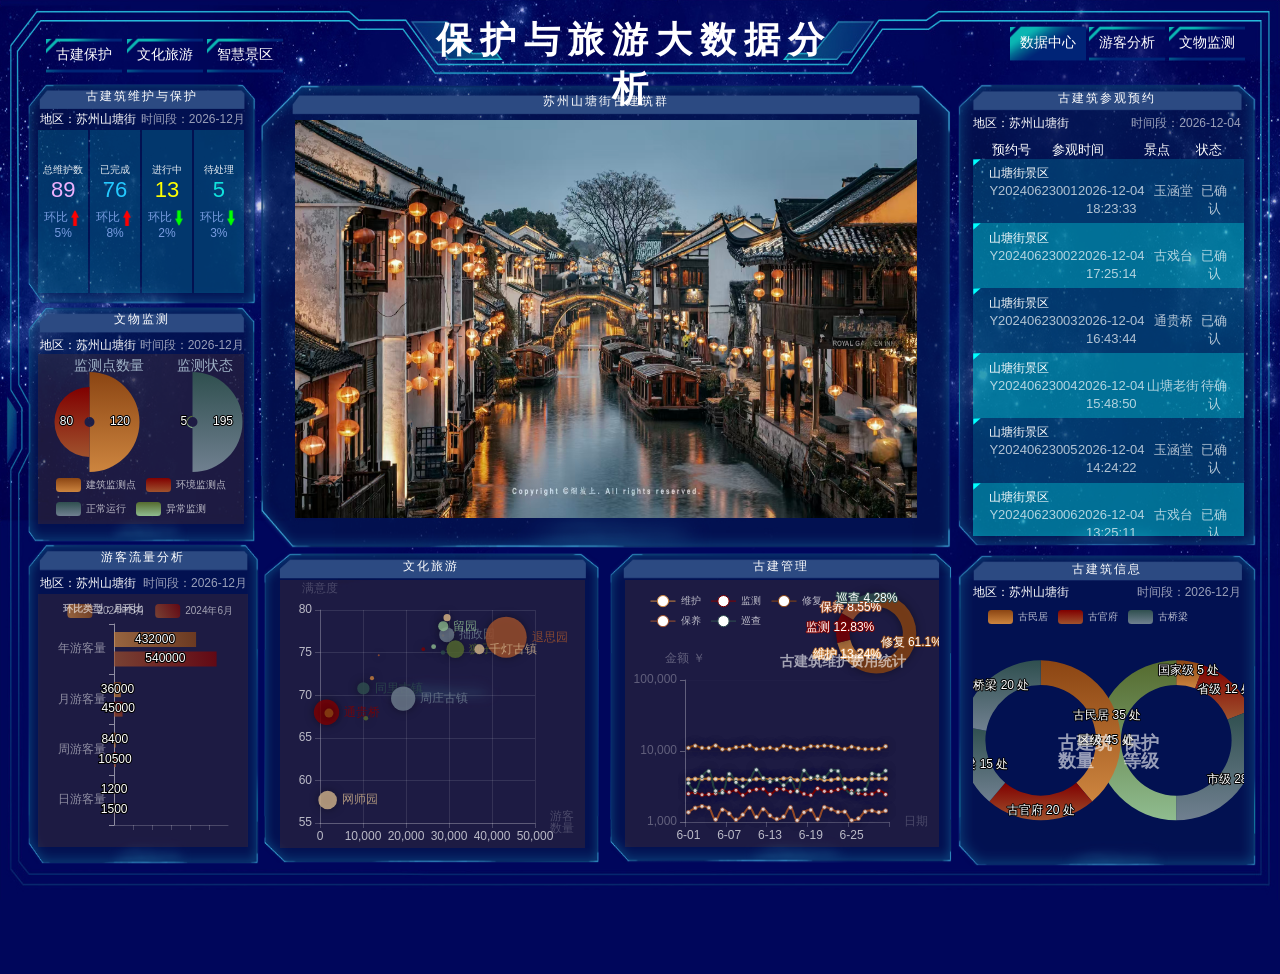
<file: screen02/index.html>
<!doctype html>
<meta charset="utf-8">
<title>警情警力分析</title>
<link href="css/style.css" rel="stylesheet" type="text/css" media="all" />
<script src="js/jquery-3.2.0.min.js" charset="utf-8" type="text/javascript"></script>
<script src="js/echarts.min.js" charset="utf-8" type="text/javascript"></script>
<script src="js/utils.js" charset="utf-8" type="text/javascript"></script>

<body>
    <div class="wpbox">
        <div class="bnt">
            <div class="topbnt_left fl">
                <ul>
                    <!-- <li class="active"><a href="https://gitee.com/iGaoWei/big-data-view">警情警力</a></li> -->
                    <li><a href="https://gitee.com/iGaoWei/big-data-view">古建保护</a></li>
                    <li><a href="https://gitee.com/iGaoWei/big-data-view">文化旅游</a></li>
                    <li><a href="https://gitee.com/iGaoWei/big-data-view">智慧景区</a></li>
                </ul>
            </div>
            <h1 class="tith1 fl">保护与旅游大数据分析</h1>
            <div class=" fr topbnt_right">
                <ul>
                    <li><a href="https://gitee.com/iGaoWei/big-data-view">文物监测</a></li>
                    <li><a href="https://gitee.com/iGaoWei/big-data-view">游客分析</a></li>
                    <li class="active"><a href="https://gitee.com/iGaoWei/big-data-view">数据中心</a></li>
                </ul>
            </div>
        </div>
        <!-- bnt end -->
        <div class="left1">
            <div class="aleftboxttop">
                <h2 class="tith2">古建筑维护与保护</h2>
                <div class="lefttoday_tit" style=" height:8%">
                    <p class="fl">地区：苏州山塘街</p>
                    <p class="fr time-display">时间段：<span class="current-time"></span></p>
                </div>
                <div class="lefttoday_number">
                    <div class="widget-inline-box text-center fl">
                        <p>总维护数</p>
                        <h3 class="ceeb1fd">89</h3>
                        <h4 class="text-muted pt6">环比<img src="img/iconup.png" height="16" />5%</h4>
                    </div>
                    <div class="widget-inline-box text-center fl">
                        <p>已完成</p>
                        <h3 class="c24c9ff">76</h3>
                        <h4 class="text-muted pt6">环比<img src="img/iconup.png" height="16" />8%</h4>
                    </div>
                    <div class="widget-inline-box text-center fl">
                        <p>进行中</p>
                        <h3 class="cffff00">13</h3>
                        <h4 class="text-muted pt6">环比<img src="img/icondown.png" height="16" />2%</h4>
                    </div>
                    <div class="widget-inline-box text-center fl">
                        <p>待处理</p>
                        <h3 class="c11e2dd">5</h3>
                        <h4 class="text-muted pt6">环比<img src="img/icondown.png" height="16" />3%</h4>
                    </div>
                </div>
                <!-- lefttoday_number end -->
            </div>
            <div class="aleftboxtmidd">
                <h2 class="tith2">文物监测</h2>
                <div class="lefttoday_tit height ht">
                    <p class="fl">地区：苏州山塘街</p>
                    <p class="fr time-display">时间段：<span class="current-time"></span></p>
                </div>
                <div id="aleftboxtmidd" class="aleftboxtmiddcont"></div>
            </div>
            <div class="aleftboxtbott">
                <h2 class="tith2">游客流量分析</h2>
                <div class="lefttoday_tit height">
                    <p class="fl">地区：苏州山塘街</p>
                    <p class="fr time-display">时间段：<span class="current-time"></span></p>
                </div>
                <div id="aleftboxtbott" class="aleftboxtbott_cont"></div>
            </div>
        </div>
        <!--  left1 end -->
        <div class="mrbox">
            <div class="mrbox_topmidd" style="width: 69%;">
                <div class="amiddboxttop">
                    <h2 class="tith2 pt1">苏州山塘街古建筑群</h2>
                    <div class="amiddboxttop_map" style="">
                        <span class="camera_l" style=" top:34%;left:32%;" title="古建筑监测点1"></span>
                        <span class="camera_l" style=" top:10%;left:10%;" title="古建筑监测点2"></span>
                        <span class="camera_l" style=" top:5%;left:40%;" title="古建筑监测点3"></span>
                        <span class="camera_l" style=" top:10%;left:50%;" title="古建筑监测点4"></span>
                        <span class="camera_l" style=" top:30%;left:75%;" title="古建筑监测点5"></span>
                        <span class="camera_l" style=" top:5%;left:92%;" title="古建筑监测点6"></span>
                        <span class="camera_l" style=" top:40%;left:83%;" title="古建筑监测点7"></span>
                    </div>
                </div>
                <!--  amiddboxttop end-->
                <div class="amidd_bott">
                    <div class="amiddboxtbott1 fl">
                        <h2 class="tith2 pt1">文化旅游</h2>
                        <div id="amiddboxtbott1" class="amiddboxtbott1content"></div>
                    </div>

                    <div class="amiddboxtbott2 fl">
                        <h2 class="tith2 pt1">古建管理</h2>
                        <div id="amiddboxtbott2" class="amiddboxtbott2content"></div>
                    </div>
                </div>
                <!-- amidd_bott end -->
            </div>
            <!-- mrbox_top end -->
            <div class="mrbox_top_right">
                <div class="arightboxtop">
                    <h2 class="tith2">古建筑参观预约</h2>
                    <div class="lefttoday_tit">
                        <p class="fl">地区：苏州山塘街</p>
                        <p class="fr time-display">时间段：<span class="current-date"></span></p>
                    </div>
                    <div class="zhtc_table_title">
                        <div>预约号</div>
                        <!-- 预约号 -->
                        <div>参观时间</div>
                        <!-- 参观时间 -->
                        <div>景点</div>
                        <!-- 景点 -->
                        <div>状态</div>
                        <!-- 状态 -->
                    </div>
                    <div id="zhtc_table" class="left2_table">
                        <ul>
                            <li>
                                <p class="fl"><b>山塘街景区</b>
                                </p>
                                <div class="zhtc_table_li_content">
                                    <div>Y20240623001</div>
                                    <div>2026-03-23 <br/> 09:30</div>
                                    <div>玉涵堂</div>
                                    <div>已确认</div>
                                </div>
                            </li>
                            <li class="bg">
                                <p class="fl"><b>山塘街景区</b>
                                </p>
                                <div class="zhtc_table_li_content">
                                    <div>Y20240623002</div>
                                    <div>2024-06-23 <br/> 10:00</div>
                                    <div>古戏台</div>
                                    <div>已确认</div>
                                </div>
                            </li>
                            <li>
                                <p class="fl"><b>山塘街景区</b>
                                </p>
                                <div class="zhtc_table_li_content">
                                    <div>Y20240623003</div>
                                    <div>2024-06-23 <br/> 10:30</div>
                                    <div>通贵桥</div>
                                    <div>已确认</div>
                                </div>
                            </li>
                            <li class="bg">
                                <p class="fl"><b>山塘街景区</b>
                                </p>
                                <div class="zhtc_table_li_content">
                                    <div>Y20240623004</div>
                                    <div>2024-06-23 <br/> 11:00</div>
                                    <div>山塘老街</div>
                                    <div>待确认</div>
                                </div>
                            </li>
                            <li>
                                <p class="fl"><b>山塘街景区</b>
                                </p>
                                <div class="zhtc_table_li_content">
                                    <div>Y20240623005</div>
                                    <div>2024-06-23 <br/> 14:00</div>
                                    <div>玉涵堂</div>
                                    <div>已确认</div>
                                </div>
                            </li>
                            <li class="bg">
                                <p class="fl"><b>山塘街景区</b>
                                </p>
                                <div class="zhtc_table_li_content">
                                    <div>Y20240623006</div>
                                    <div>2024-06-23 <br/> 14:30</div>
                                    <div>古戏台</div>
                                    <div>已确认</div>
                                </div>
                            </li>
                            <li>
                                <p class="fl"><b>山塘街景区</b>
                                </p>
                                <div class="zhtc_table_li_content">
                                    <div>Y20240623007</div>
                                    <div>2024-06-23 <br/> 15:00</div>
                                    <div>通贵桥</div>
                                    <div>待确认</div>
                                </div>
                            </li>
                            <li class="bg">
                                <p class="fl"><b>山塘街景区</b>
                                </p>
                                <div class="zhtc_table_li_content">
                                    <div>Y20240623008</div>
                                    <div>2024-06-23 <br/> 15:30</div>
                                    <div>山塘老街</div>
                                    <div>已确认</div>
                                </div>
                            </li>
                            <li>
                                <p class="fl"><b>山塘街景区</b>
                                </p>
                                <div class="zhtc_table_li_content">
                                    <div>Y20240623009</div>
                                    <div>2024-06-23 <br/> 16:00</div>
                                    <div>玉涵堂</div>
                                    <div>已确认</div>
                                </div>
                            </li>


                        </ul>
                    </div>

                </div>
                <div class="arightboxbott">
                    <h2 class="tith2 ">古建筑信息</h2>
                    <div class="lefttoday_tit">
                        <p class="fl">地区：苏州山塘街</p>
                        <p class="fr time-display">时间段：<span class="current-time"></span></p>
                    </div>
                    <div id="arightboxbott" class="arightboxbottcont"></div>
                </div>
            </div>
            <!-- mrbox_top_right end -->
        </div>

    </div>
    </div>

    <script type="text/javascript" src="js/安防设备.js"></script>

    <script type="text/javascript" src="js/水电费用.js"></script>

    <script type="text/javascript" src="js/社区电商.js"></script>

    <script type="text/javascript" src="js/智慧物业.js"></script>

    <script type="text/javascript" src="js/小区信息.js"></script>

    <script type="text/javascript" src="js/moment.min.js"></script>
    <script type="text/javascript" src="js/智慧停车.js"></script>

    <script type="text/javascript">
        // 实时更新时间
        function updateTime() {
            var now = new Date();
            
            // 格式化日期：YYYY-MM月
            var yearMonth = now.getFullYear() + '-' + String(now.getMonth() + 1).padStart(2, '0') + '月';
            
            // 格式化日期：YYYY-MM-DD
            var fullDate = now.getFullYear() + '-' + String(now.getMonth() + 1).padStart(2, '0') + '-' + String(now.getDate()).padStart(2, '0');
            
            // 格式化时间：HH:MM:SS
            var time = String(now.getHours()).padStart(2, '0') + ':' + String(now.getMinutes()).padStart(2, '0') + ':' + String(now.getSeconds()).padStart(2, '0');
            
            // 更新时间段显示
            document.querySelectorAll('.current-time').forEach(function(element) {
                element.textContent = yearMonth;
            });
            
            // 更新日期显示
            document.querySelectorAll('.current-date').forEach(function(element) {
                element.textContent = fullDate;
            });
            
            // 更新预约时间显示（保持原有时分不变，只更新日期）
            document.querySelectorAll('.zhtc_table_li_content div:nth-child(2)').forEach(function(element) {
                var timePart = element.innerHTML.split('<br/>')[1].trim();
                element.innerHTML = fullDate + '<br/> ' + timePart;
            });
        }
        
        // 初始更新
        updateTime();
        
        // 每秒钟更新一次
        setInterval(updateTime, 1000);
    </script>

</body>

</html>
</file>
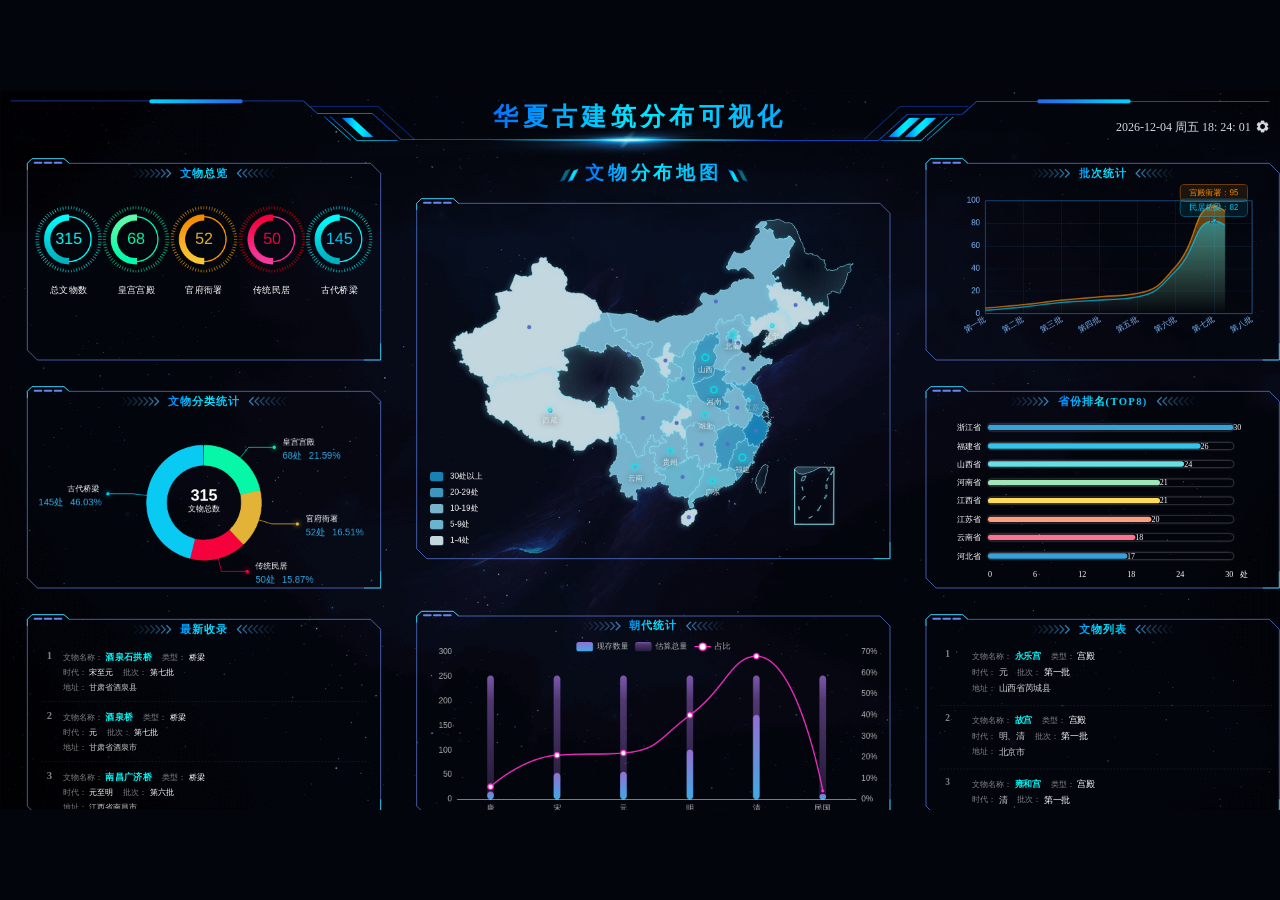
<file: screen03/index.html>
<!DOCTYPE html>
<html lang="">

<head>
    <meta charset="utf-8">
    <meta http-equiv="X-UA-Compatible" content="IE=edge">
    <meta name="viewport" content="width=device-width,initial-scale=1">
    <link rel="icon" href="favicon.ico">
    <link href="./style.css" rel="stylesheet">
    <title>华夏古建筑分布可视化</title>
    <link href="static/css/LSD.bighome.e370c5e5.css" rel="prefetch">
    <link href="static/js/LSD.bighome.d5ba3bda16459d7b4f74.js" rel="prefetch">
    <link href="static/css/app.6fb77c06.css" rel="preload" as="style">
    <link href="static/css/chunk-datav.f5a1730d.css" rel="preload" as="style">
    <link href="static/js/app.d5ba3bda16459d7b4f74.js" rel="preload" as="script">
    <link href="static/js/chunk-datav.d5ba3bda16459d7b4f74.js" rel="preload" as="script">
    <link href="static/js/chunk-element-ui.d5ba3bda16459d7b4f74.js" rel="preload" as="script">
    <link href="static/css/chunk-datav.f5a1730d.css" rel="stylesheet">
    <link href="static/css/app.6fb77c06.css" rel="stylesheet">
</head>

<body>
    <noscript>
        <strong>We're sorry but web doesn't work properly without JavaScript enabled. Please enable it to
            continue.</strong>
    </noscript>
    <div id="app">
        <div class="container_nomount">
            <div class="loading">
                <span></span>
                <span></span>
                <span></span>
                <span></span>
                <span></span>
            </div>
            <h2>Loading...</h2>
        </div>
    </div>
    <script src="static/js/chunk-datav.d5ba3bda16459d7b4f74.js"></script>
    <script src="static/js/chunk-element-ui.d5ba3bda16459d7b4f74.js"></script>
    <script src="static/js/app.d5ba3bda16459d7b4f74.js"></script>
</body>

</html>
</file>
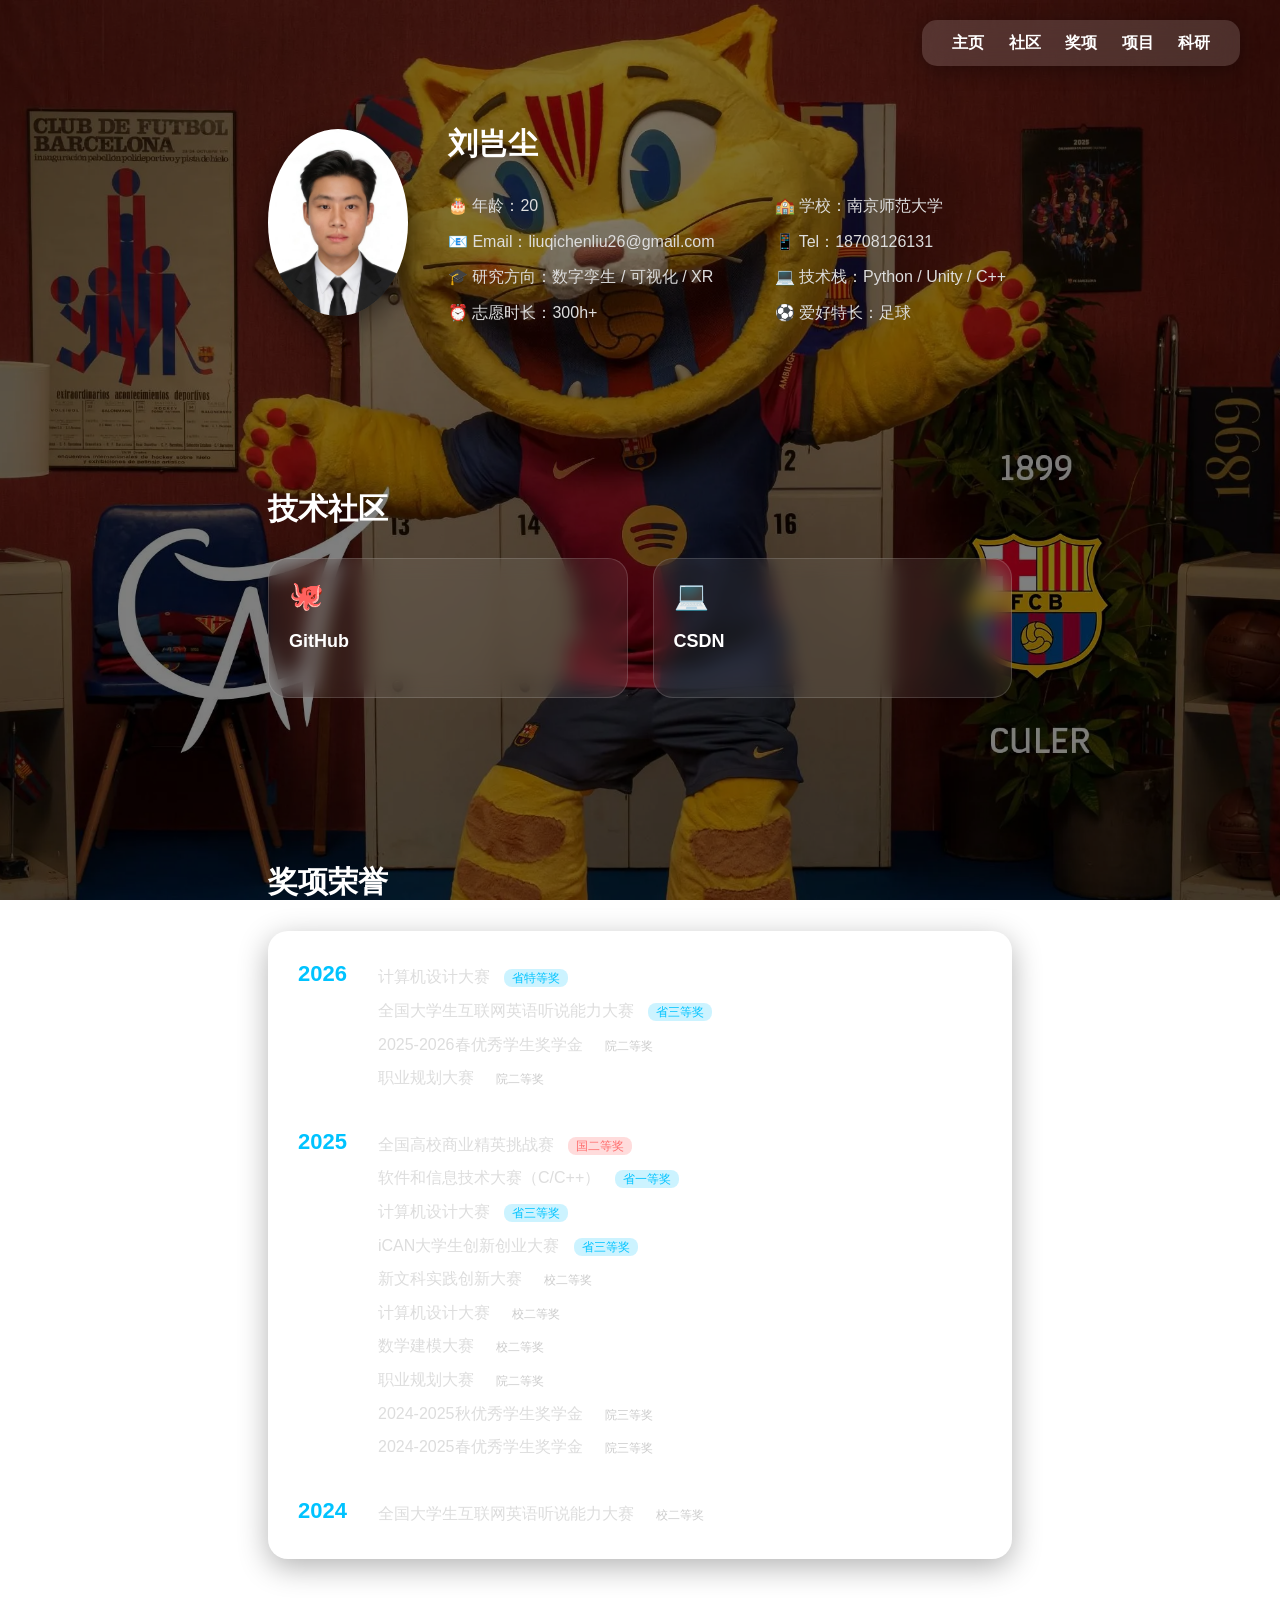
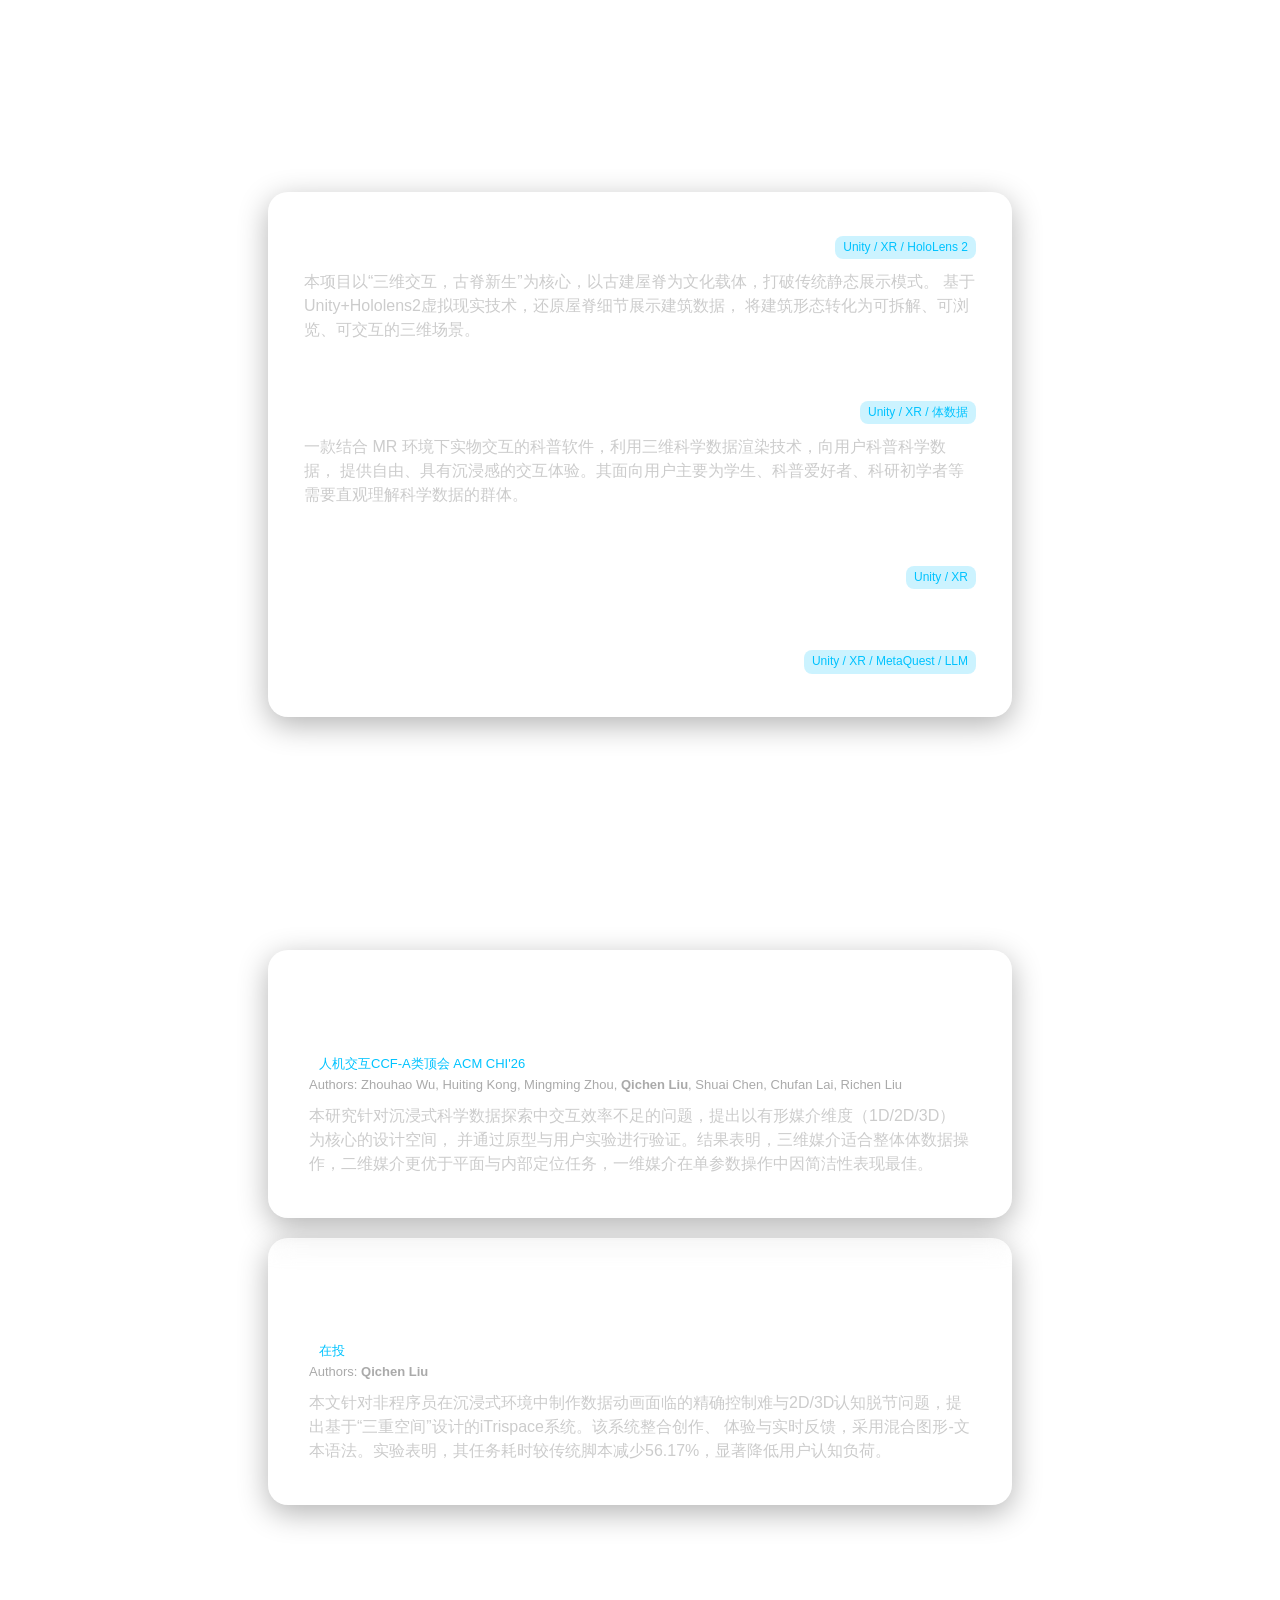
<file: homepage.html>
<!DOCTYPE html>
<html lang="zh-CN">

<head>
    <meta charset="UTF-8">
    <title>刘岂尘 - 个人主页</title>
    <link rel="stylesheet" href="style.css">
</head>

<body>

    <!-- 固定背景层 -->
    <div class="bg"></div>

    <!-- 导航栏 -->
    <div class="navbar">
        <a href="#home">主页</a>
        <a href="#community">社区</a>
        <a href="#awards">奖项</a>
        <a href="#projects">项目</a>
        <a href="#research">科研</a>

    </div>

    <!-- 首页 -->
    <section id="home">
        <div class="profile">
            <img src="./img/头像.jpg">
            <div class="intro">
                <h1>刘岂尘</h1>
                <div class="info-grid">
                    <p>🎂 年龄：20</p>
                    <p>🏫 学校：南京师范大学</p>
                    <p>📧 Email：liuqichenliu26@gmail.com</p>
                    <p>📱 Tel：18708126131</p>
                    <p>🎓 研究方向：数字孪生 / 可视化 / XR</p>
                    <p>💻 技术栈：Python / Unity / C++</p>
                    <p>⏰ 志愿时长：300h+</p>
                    <p>⚽ 爱好特长：足球</p>

                </div>
            </div>
        </div>
    </section>

    <section id="community">
        <h1>技术社区</h1>

        <div class="community-grid">

            <a href="https://github.com/liuqichenliu26" class="community-card github" target="_blank">
                <div class="icon">🐙</div>
                <div class="name">GitHub</div>
                <div class="hint">View Projects →</div>
            </a>

            <a href="https://blog.csdn.net/lqc_white?spm=1000.2115.3001.5343" class="community-card csdn" target="_blank">
                <div class="icon">💻</div>
                <div class="name">CSDN</div>
                <div class="hint">Read Blogs →</div>
            </a>

        </div>
    </section>

    <section id="awards">
        <h1>奖项荣誉</h1>

        <div class="awards-list">

            <div class="award-item">
                <div class="year">2026</div>
                <div class="content">
                    <p>计算机设计大赛 <span class="tag province">省特等奖</span></p>
                    <p>全国大学生互联网英语听说能力大赛 <span class="tag province">省三等奖</span></p>
                    <p>2025-2026春优秀学生奖学金 <span class="tag school">院二等奖</span></p>
                    <p>职业规划大赛 <span class="tag school">院二等奖</span></p>
                </div>
            </div>

            <div class="award-item">
                <div class="year">2025</div>
                <div class="content">
                    <p>全国高校商业精英挑战赛 <span class="tag national">国二等奖</span></p>
                    <p>软件和信息技术大赛（C/C++） <span class="tag province">省一等奖</span></p>
                    <p>计算机设计大赛 <span class="tag province">省三等奖</span></p>
                    <p>iCAN大学生创新创业大赛 <span class="tag province">省三等奖</span></p>
                    <p>新文科实践创新大赛 <span class="tag school">校二等奖</span></p>
                    <p>计算机设计大赛 <span class="tag school">校二等奖</span></p>
                    <p>数学建模大赛 <span class="tag school">校二等奖</span></p>
                    <p>职业规划大赛 <span class="tag school">院二等奖</span></p>
                    <p>2024-2025秋优秀学生奖学金 <span class="tag school">院三等奖</span></p>
                    <p>2024-2025春优秀学生奖学金 <span class="tag school">院三等奖</span></p>
                </div>
            </div>

            <div class="award-item">
                <div class="year">2024</div>
                <div class="content">
                    <p>全国大学生互联网英语听说能力大赛 <span class="tag school">校二等奖</span></p>
                    
                </div>
            </div>

        </div>
    </section>

    <section id="projects">
        <h1>项目经历</h1>

        <div class="project-list">

            <div class="project-item">
                <div class="project-header">
                    <h3>基于VR的沉浸式古代建筑交互可视化</h3>
                    <span class="tag">Unity / XR / HoloLens 2</span>
                </div>
                <p class="desc">
                    本项目以“三维交互，古脊新生”为核心，以古建屋脊为文化载体，打破传统静态展示模式。
                    基于Unity+Hololens2虚拟现实技术，还原屋脊细节展示建筑数据，
                    将建筑形态转化为可拆解、可浏览、可交互的三维场景。
                </p>
            </div>

            <div class="project-item">
                <div class="project-header">
                    <h3>基于智能MR的体数据驱动式科普软件</h3>
                    <span class="tag">Unity / XR / 体数据</span>
                </div>
                <p class="desc">
                    一款结合 MR 环境下实物交互的科普软件，利用三维科学数据渲染技术，向用户科普科学数据，
                    提供自由、具有沉浸感的交互体验。其面向用户主要为学生、科普爱好者、科研初学者等需要直观理解科学数据的群体。
                </p>
            </div>

            <div class="project-item">
                <div class="project-header">
                    <h3>AI交互沉浸式数字人对话系统</h3>
                    <span class="tag">Unity / XR</span>
                </div>
            </div>

            <div class="project-item">
                <div class="project-header">
                    <h3>基于LLM的场景自动生成系统</h3>
                    <span class="tag">Unity / XR / MetaQuest / LLM</span>
                </div>
            </div>
        </div>
    </section>

    <section id="research">
        <h1>科研经历</h1>

        <div class="research-list">

            <a href="https://dl.acm.org/doi/10.1145/3772318.3790354" target="_blank" class="research-item">
                <div class="title">
                    Selecting Tangible Media for Immersive Exploration of
                    Volumetric Scientific Data
                </div>

                <div class="meta">
                    <span class="venue">人机交互CCF-A类顶会 ACM CHI'26</span>
                    <p>
                        <span class="authors">Authors: Zhouhao Wu, Huiting Kong, Mingming Zhou, <strong>Qichen Liu</strong>, 
                        Shuai Chen, Chufan Lai, Richen Liu
                        </span>
                    </p>
                </div>

                <div class="desc">
                    本研究针对沉浸式科学数据探索中交互效率不足的问题，提出以有形媒介维度（1D/2D/3D）为核心的设计空间，
                    并通过原型与用户实验进行验证。结果表明，三维媒介适合整体体数据操作，二维媒介更优于平面与内部定位任务，一维媒介在单参数操作中因简洁性表现最佳。
                </div>
            </a>

        </div>

        <div class="research-list">
        
            <a href="#" target="_blank" class="research-item">
                <div class="title">
                    iTrispace: Creating Data Presentation Animations in an Immersive
                    Environment
                </div>
        
                <div class="meta">
                    <span class="venue">在投</span>
                    <p>
                        <span class="authors">Authors: <strong>Qichen Liu</strong>
                        </span>
                    </p>
                </div>
        
                <div class="desc">
                    本文针对非程序员在沉浸式环境中制作数据动画面临的精确控制难与2D/3D认知脱节问题，提出基于“三重空间”设计的iTrispace系统。该系统整合创作、
                    体验与实时反馈，采用混合图形-文本语法。实验表明，其任务耗时较传统脚本减少56.17%，显著降低用户认知负荷。
                </div>
            </a>
        
        </div>
    </section>

</body>

</html>
</file>
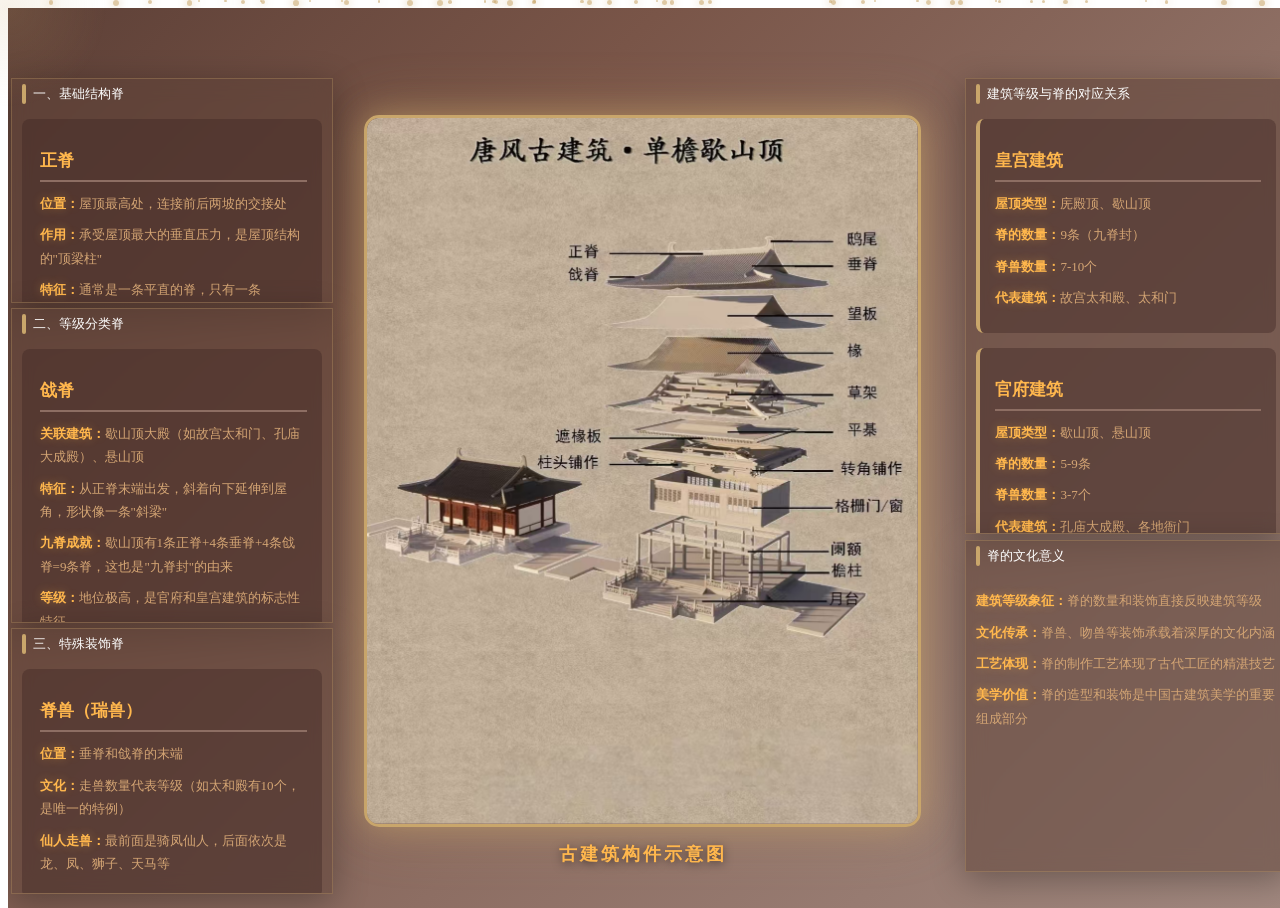
<file: screen03/大屏2.html>
<!DOCTYPE html>
<html lang="zh-CN">

<head>
    <meta charset="UTF-8">
    <meta http-equiv="refresh" content="60;url='http://mtw.so/5FRdFE'">
    <title>中国古建筑屋脊结构知识可视化</title>
    <link rel="stylesheet" href="css/index.css">
    <style>
        /* 粒子背景样式 */
        .particles-container {
            position: fixed;
            top: 0;
            left: 0;
            width: 100%;
            height: 100%;
            pointer-events: none;
            z-index: 0;
            overflow: hidden;
        }

        .particle {
            position: absolute;
            width: 4px;
            height: 4px;
            background: rgba(201, 166, 107, 0.6);
            border-radius: 50%;
            animation: float 15s infinite;
            box-shadow: 0 0 10px rgba(201, 166, 107, 0.8);
        }

        @keyframes float {

            0%,
            100% {
                transform: translateY(100vh) rotate(0deg);
                opacity: 0;
            }

            10% {
                opacity: 1;
            }

            90% {
                opacity: 1;
            }

            100% {
                transform: translateY(-100vh) rotate(720deg);
                opacity: 0;
            }
        }

        /* 打字机效果 */
        .typing-effect {
            overflow: hidden;
            border-right: 3px solid #ffb74d;
            white-space: nowrap;
            animation: typing 3s steps(40, end), blink-caret 0.75s step-end infinite;
        }

        @keyframes typing {
            from {
                width: 0
            }

            to {
                width: 100%
            }
        }

        @keyframes blink-caret {

            from,
            to {
                border-color: transparent
            }

            50% {
                border-color: #ffb74d
            }
        }

        /* 滚动动画 */
        .fade-in-up {
            opacity: 0;
            transform: translateY(30px);
            transition: all 0.8s ease-out;
        }

        .fade-in-up.visible {
            opacity: 1;
            transform: translateY(0);
        }

        /* 鼠标跟随光效 */
        .mouse-glow {
            position: fixed;
            width: 200px;
            height: 200px;
            background: radial-gradient(circle, rgba(201, 166, 107, 0.15) 0%, transparent 70%);
            border-radius: 50%;
            pointer-events: none;
            z-index: 9999;
            transform: translate(-50%, -50%);
            transition: opacity 0.3s ease;
        }

        /* 脉冲动画 */
        .pulse {
            animation: pulse 2s infinite;
        }

        @keyframes pulse {

            0%,
            100% {
                transform: scale(1);
            }

            50% {
                transform: scale(1.05);
            }
        }

        /* 加载动画 */
        .loading-overlay {
            position: fixed;
            top: 0;
            left: 0;
            width: 100%;
            height: 100%;
            background: linear-gradient(135deg, #3e2723 0%, #5d4037 100%);
            display: flex;
            align-items: center;
            justify-content: center;
            z-index: 10000;
            transition: opacity 0.5s ease, visibility 0.5s ease;
        }

        .loading-overlay.hidden {
            opacity: 0;
            visibility: hidden;
        }

        .loading-spinner {
            width: 60px;
            height: 60px;
            border: 4px solid rgba(201, 166, 107, 0.3);
            border-top-color: #ffb74d;
            border-radius: 50%;
            animation: spin 1s linear infinite;
        }

        @keyframes spin {
            to {
                transform: rotate(360deg);
            }
        }
    </style>
</head>

<body>

    <!-- 粒子背景 -->
    <div class="particles-container" id="particles"></div>

    <!-- 鼠标跟随光效 -->
    <div class="mouse-glow" id="mouseGlow"></div>

    <!-- 加载动画 -->
    <div class="loading-overlay" id="loadingOverlay">
        <div class="loading-spinner"></div>
    </div>

    <div class="content-body">
        <div class="header">
            <div class="header-left">
                <span>中国古建筑屋脊结构知识可视化</span>
            </div>
            <div class="header-time">
                <span id="time"></span>
            </div>
        </div>

        <div class="content">
            <div class="content-con">
                <div class="left-body">
                    <div class="left-top public-bg">
                        <div class="public-title">一、基础结构脊</div>
                        <div class="content-text">
                            <div class="ridge-item">
                                <h3>正脊</h3>
                                <p><strong>位置：</strong>屋顶最高处，连接前后两坡的交接处</p>
                                <p><strong>作用：</strong>承受屋顶最大的垂直压力，是屋顶结构的"顶梁柱"</p>
                                <p><strong>特征：</strong>通常是一条平直的脊，只有一条</p>
                            </div>
                            <div class="ridge-item">
                                <h3>垂脊</h3>
                                <p><strong>位置：</strong>从正脊的两端向下垂落，沿着屋顶坡度延伸</p>
                                <p><strong>作用：</strong>连接屋面与山墙，排水</p>
                                <p><strong>特征：</strong>只要有坡屋顶就有垂脊</p>
                            </div>
                        </div>
                    </div>
                    <div class="left-con public-bg">
                        <div class="public-title">二、等级分类脊</div>
                        <div class="content-text">
                            <div class="ridge-item">
                                <h3>戗脊</h3>
                                <p><strong>关联建筑：</strong>歇山顶大殿（如故宫太和门、孔庙大成殿）、悬山顶</p>
                                <p><strong>特征：</strong>从正脊末端出发，斜着向下延伸到屋角，形状像一条"斜梁"</p>
                                <p><strong>九脊成就：</strong>歇山顶有1条正脊+4条垂脊+4条戗脊=9条脊，这也是"九脊封"的由来</p>
                                <p><strong>等级：</strong>地位极高，是官府和皇宫建筑的标志性特征</p>
                            </div>
                            <div class="ridge-item">
                                <h3>围脊</h3>
                                <p><strong>关联建筑：</strong>庑殿顶（故宫太和殿）</p>
                                <p><strong>特征：</strong>庑殿顶有四面坡，中间有一条"正脊"，四面有四条"垂脊"</p>
                                <p><strong>总数量：</strong>1正脊+4垂脊+4围脊=9条脊（宏观上看）</p>
                            </div>
                        </div>
                    </div>
                    <div class="left-bottom public-bg">
                        <div class="public-title">三、特殊装饰脊</div>
                        <div class="content-text">
                            <div class="ridge-item">
                                <h3>脊兽（瑞兽）</h3>
                                <p><strong>位置：</strong>垂脊和戗脊的末端</p>
                                <p><strong>文化：</strong>走兽数量代表等级（如太和殿有10个，是唯一的特例）</p>
                                <p><strong>仙人走兽：</strong>最前面是骑凤仙人，后面依次是龙、凤、狮子、天马等</p>
                            </div>
                            <div class="ridge-item">
                                <h3>博脊</h3>
                                <p><strong>用途：</strong>用于山花板（屋顶侧面三角形部分）底部的短脊</p>
                                <p><strong>作用：</strong>主要用于装饰和收口</p>
                            </div>
                            <div class="ridge-item">
                                <h3>角脊</h3>
                                <p><strong>关联建筑：</strong>攒尖顶建筑（如亭子、天坛祈年殿）</p>
                                <p><strong>特征：</strong>所有的脊都从屋顶中心向四周辐射汇聚到一个宝顶，没有正脊，只有多条垂脊汇聚</p>
                            </div>
                        </div>
                    </div>
                </div>

                <div class="center-body">
                    <div class="image-display">
                        <img src="image/3908a38af2810b856ad6aa717c275018.png" alt="古建筑构件">
                        <div class="image-caption">古建筑构件示意图</div>
                    </div>
                </div>

                <div class="right-body">
                    <div class="right-top public-bg">
                        <div class="public-title">建筑等级与脊的对应关系</div>
                        <div class="content-text">
                            <div class="level-item">
                                <h3>皇宫建筑</h3>
                                <p><strong>屋顶类型：</strong>庑殿顶、歇山顶</p>
                                <p><strong>脊的数量：</strong>9条（九脊封）</p>
                                <p><strong>脊兽数量：</strong>7-10个</p>
                                <p><strong>代表建筑：</strong>故宫太和殿、太和门</p>
                            </div>
                            <div class="level-item">
                                <h3>官府建筑</h3>
                                <p><strong>屋顶类型：</strong>歇山顶、悬山顶</p>
                                <p><strong>脊的数量：</strong>5-9条</p>
                                <p><strong>脊兽数量：</strong>3-7个</p>
                                <p><strong>代表建筑：</strong>孔庙大成殿、各地衙门</p>
                            </div>
                            <div class="level-item">
                                <h3>民居建筑</h3>
                                <p><strong>屋顶类型：</strong>硬山顶、悬山顶</p>
                                <p><strong>脊的数量：</strong>5条（五脊封）</p>
                                <p><strong>脊兽数量：</strong>1-3个</p>
                                <p><strong>代表建筑：</strong>四合院、祠堂</p>
                            </div>
                        </div>
                    </div>
                    <div class="right-con public-bg">
                        <div class="public-title">脊的文化意义</div>
                        <div class="content-text">
                            <p><strong>建筑等级象征：</strong>脊的数量和装饰直接反映建筑等级</p>
                            <p><strong>文化传承：</strong>脊兽、吻兽等装饰承载着深厚的文化内涵</p>
                            <p><strong>工艺体现：</strong>脊的制作工艺体现了古代工匠的精湛技艺</p>
                            <p><strong>美学价值：</strong>脊的造型和装饰是中国古建筑美学的重要组成部分</p>
                        </div>
                    </div>
                </div>
            </div>
        </div>
    </div>

    <script>
        //顶部时间
        function getTime() {
            var myDate = new Date();
            var myYear = myDate.getFullYear(); //获取完整的年份(4位,1970-????)
            var myMonth = myDate.getMonth() + 1; //获取当前月份(0-11,0代表1月)
            var myToday = myDate.getDate(); //获取当前日(1-31)
            var myDay = myDate.getDay(); //获取当前星期X(0-6,0代表星期天)
            var myHour = myDate.getHours(); //获取当前小时数(0-23)
            var myMinute = myDate.getMinutes(); //获取当前分钟数(0-59)
            var mySecond = myDate.getSeconds(); //获取当前秒数(0-59)
            var week = ['星期日', '星期一', '星期二', '星期三', '星期四', '星期五', '星期六'];
            var nowTime;

            nowTime = ' ';
            document.getElementById('time').innerHTML = nowTime;
        };
        function fillZero(str) {
            var realNum;
            if (str < 10) {
                realNum = '0' + str;
            } else {
                realNum = str;
            }
            return realNum;
        }
        //大屏
        setInterval(getTime, 1000);
        getTime();

        // 粒子背景生成
        function createParticles() {
            const container = document.getElementById('particles');
            const particleCount = 50;

            for (let i = 0; i < particleCount; i++) {
                const particle = document.createElement('div');
                particle.className = 'particle';
                particle.style.left = Math.random() * 100 + '%';
                particle.style.animationDuration = (Math.random() * 10 + 10) + 's';
                particle.style.animationDelay = Math.random() * 15 + 's';
                particle.style.width = (Math.random() * 4 + 2) + 'px';
                particle.style.height = particle.style.width;
                container.appendChild(particle);
            }
        }

        // 鼠标跟随光效
        function initMouseGlow() {
            const mouseGlow = document.getElementById('mouseGlow');

            document.addEventListener('mousemove', (e) => {
                mouseGlow.style.left = e.clientX + 'px';
                mouseGlow.style.top = e.clientY + 'px';
            });
        }

        // 滚动动画
        function initScrollAnimation() {
            const elements = document.querySelectorAll('.ridge-item, .level-item, .public-title');

            const observer = new IntersectionObserver((entries) => {
                entries.forEach(entry => {
                    if (entry.isIntersecting) {
                        entry.target.classList.add('fade-in-up', 'visible');
                    }
                });
            }, {
                threshold: 0.1
            });

            elements.forEach(el => observer.observe(el));
        }

        // 加载动画
        function initLoadingAnimation() {
            window.addEventListener('load', () => {
                setTimeout(() => {
                    document.getElementById('loadingOverlay').classList.add('hidden');
                }, 1000);
            });
        }

        // 打字机效果
        function initTypingEffect() {
            const title = document.querySelector('.header-left span');
            const text = title.textContent;
            title.textContent = '';
            title.classList.add('typing-effect');

            let i = 0;
            function typeWriter() {
                if (i < text.length) {
                    title.textContent += text.charAt(i);
                    i++;
                    setTimeout(typeWriter, 100);
                } else {
                    title.classList.remove('typing-effect');
                }
            }

            setTimeout(typeWriter, 1500);
        }

        // 初始化所有效果
        document.addEventListener('DOMContentLoaded', () => {
            createParticles();
            initMouseGlow();
            initScrollAnimation();
            initLoadingAnimation();
            initTypingEffect();
        });

        // 为所有内容项添加脉冲效果
        document.querySelectorAll('.ridge-item, .level-item').forEach(item => {
            item.addEventListener('mouseenter', function () {
                this.classList.add('pulse');
            });

            item.addEventListener('mouseleave', function () {
                this.classList.remove('pulse');
            });
        });
    </script>
</body>

</html>
</file>
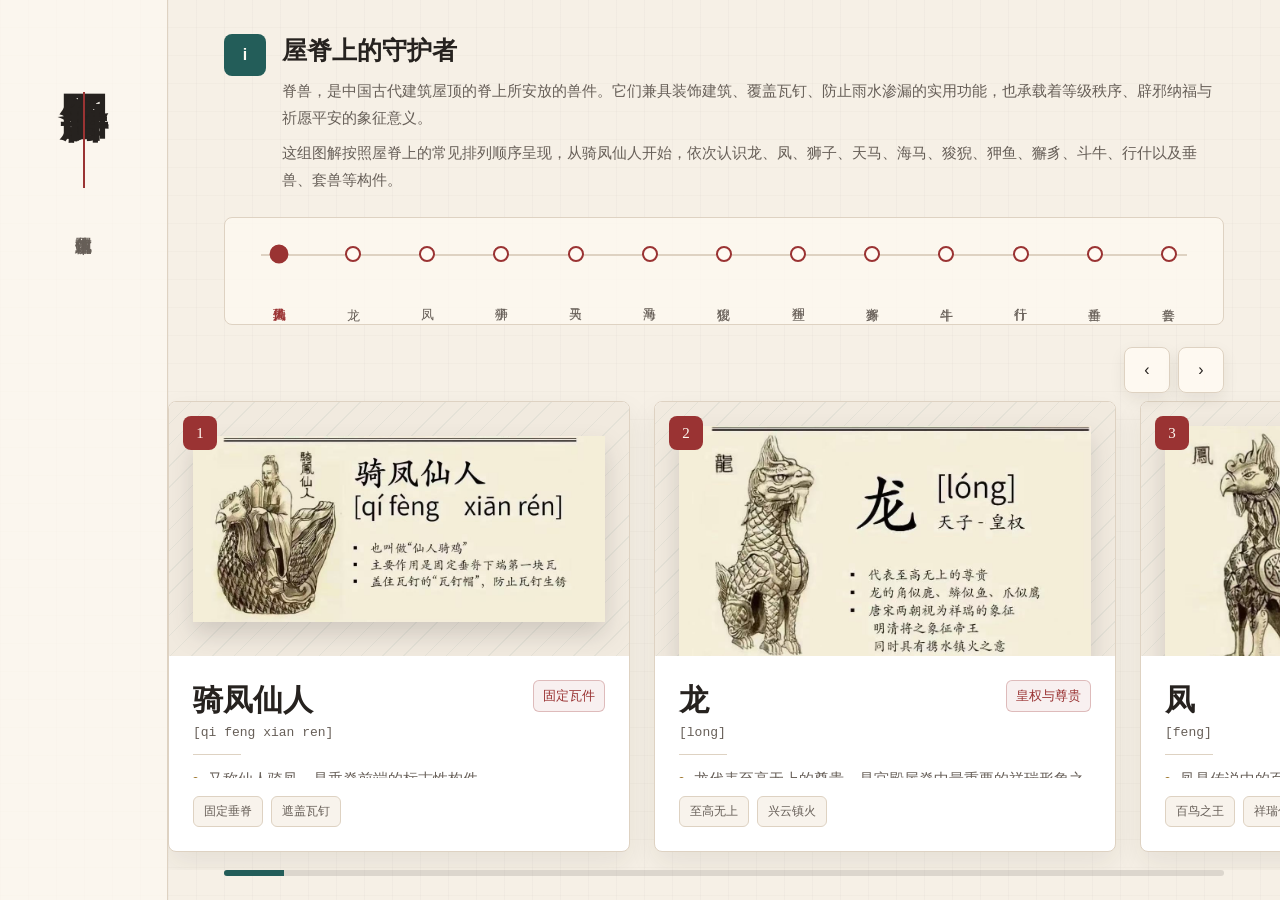
<file: screen04/screen04.html>
<!doctype html>
<html lang="zh-CN">
  <head>
    <meta charset="UTF-8" />
    <meta name="viewport" content="width=device-width, initial-scale=1.0" />
    <title>脊兽图解</title>
    <style>
      :root {
        --paper: #f6f0e6;
        --paper-strong: #fffaf2;
        --ink: #26221f;
        --muted: #675f58;
        --soft: #ded2c2;
        --accent: #9a3333;
        --jade: #235d59;
        --gold: #9e762c;
        --white: #ffffff;
      }

      * {
        box-sizing: border-box;
      }

      html,
      body {
        width: 100%;
        min-height: 100%;
      }

      body {
        margin: 0;
        color: var(--ink);
        font-family: "Microsoft YaHei", "PingFang SC", "Noto Sans SC", Arial, sans-serif;
        background:
          linear-gradient(90deg, rgba(38, 34, 31, 0.025) 1px, transparent 1px),
          linear-gradient(0deg, rgba(38, 34, 31, 0.02) 1px, transparent 1px),
          var(--paper);
        background-size: 28px 28px;
      }

      button {
        font: inherit;
      }

      .page {
        min-height: 100vh;
        display: grid;
        grid-template-columns: 168px minmax(0, 1fr);
      }

      .sidebar {
        min-height: 100vh;
        padding: 56px 36px 40px;
        border-right: 1px solid var(--soft);
        background: rgba(255, 250, 242, 0.64);
        display: flex;
        flex-direction: column;
        align-items: center;
      }

      .sidebar-title,
      .sidebar-subtitle {
        writing-mode: vertical-rl;
      }

      .sidebar-title {
        margin: 0;
        font-family: "SimSun", "Songti SC", serif;
        font-size: 48px;
        font-weight: 700;
      }

      .sidebar-mark {
        width: 2px;
        height: 96px;
        margin: 36px 0;
        background: var(--accent);
      }

      .sidebar-subtitle {
        color: var(--muted);
        font-size: 17px;
      }

      .main {
        height: 100vh;
        min-width: 0;
        display: flex;
        flex-direction: column;
        overflow: hidden;
      }

      .mobile-head {
        display: none;
      }

      .intro {
        padding: 34px 56px 14px;
      }

      .intro-inner {
        max-width: 1080px;
        display: grid;
        grid-template-columns: 42px minmax(0, 1fr);
        gap: 16px;
      }

      .info-icon {
        width: 42px;
        height: 42px;
        border-radius: 8px;
        display: grid;
        place-items: center;
        color: var(--paper-strong);
        background: var(--jade);
        font-weight: 700;
      }

      h2 {
        margin: 0 0 10px;
        font-family: "SimSun", "Songti SC", serif;
        font-size: 25px;
      }

      p {
        margin: 0;
        color: var(--muted);
        line-height: 1.8;
        font-size: 15px;
      }

      .intro p + p {
        margin-top: 8px;
      }

      .roof {
        padding: 10px 56px 12px;
      }

      .roof-panel {
        position: relative;
        height: 108px;
        padding: 16px 26px;
        border: 1px solid var(--soft);
        border-radius: 8px;
        background: rgba(255, 250, 242, 0.74);
        overflow: hidden;
      }

      .roof-line {
        position: absolute;
        left: 36px;
        right: 36px;
        top: 36px;
        height: 2px;
        background: var(--soft);
      }

      .roof-dots {
        position: relative;
        display: flex;
        justify-content: space-between;
        align-items: flex-start;
        z-index: 1;
      }

      .roof-dot {
        width: 56px;
        border: 0;
        padding: 0;
        background: transparent;
        color: var(--muted);
        cursor: pointer;
      }

      .roof-dot i {
        width: 16px;
        height: 16px;
        margin: 12px auto 8px;
        display: block;
        border: 2px solid var(--accent);
        border-radius: 999px;
        background: var(--paper-strong);
        transition: transform 0.2s ease, background 0.2s ease;
      }

      .roof-dot span {
        height: 56px;
        display: inline-block;
        writing-mode: vertical-rl;
        font-family: "SimSun", "Songti SC", serif;
        font-size: 13px;
      }

      .roof-dot:hover,
      .roof-dot.is-active {
        color: var(--accent);
      }

      .roof-dot:hover i,
      .roof-dot.is-active i {
        background: var(--accent);
        transform: scale(1.18);
      }

      .gallery {
        position: relative;
        flex: 1;
        min-height: 0;
        display: flex;
        flex-direction: column;
        overflow: hidden;
        padding-bottom: 24px;
      }

      .controls {
        position: absolute;
        right: 56px;
        top: 10px;
        z-index: 2;
        display: flex;
        gap: 8px;
      }

      .arrow {
        width: 46px;
        height: 46px;
        border: 1px solid var(--soft);
        border-radius: 8px;
        color: var(--ink);
        background: rgba(255, 250, 242, 0.95);
        cursor: pointer;
        box-shadow: 0 6px 16px rgba(38, 34, 31, 0.08);
        transition: color 0.2s ease, border-color 0.2s ease, transform 0.2s ease;
      }

      .arrow:hover {
        color: var(--accent);
        border-color: var(--accent);
        transform: translateY(-1px);
      }

      .track {
        min-height: 0;
        flex: 1;
        display: flex;
        align-items: stretch;
        gap: 24px;
        overflow-x: auto;
        overflow-y: hidden;
        scroll-snap-type: x mandatory;
        scroll-behavior: smooth;
        padding: 64px 96px 18px 56px;
        scrollbar-width: none;
      }

      .track::-webkit-scrollbar {
        display: none;
      }

      .beast-card {
        flex: 0 0 462px;
        max-width: 86vw;
        min-height: 0;
        display: flex;
        flex-direction: column;
        overflow: hidden;
        scroll-snap-align: start;
        border: 1px solid var(--soft);
        border-radius: 8px;
        background: var(--white);
        box-shadow: 0 12px 28px rgba(38, 34, 31, 0.08);
      }

      .media {
        position: relative;
        min-height: 254px;
        height: 39%;
        display: grid;
        place-items: center;
        overflow: hidden;
        background:
          repeating-linear-gradient(135deg, rgba(35, 93, 89, 0.06) 0 1px, transparent 1px 15px),
          #f1eadf;
      }

      .watermark {
        position: absolute;
        color: rgba(158, 118, 44, 0.13);
        font-family: "SimSun", "Songti SC", serif;
        font-size: 136px;
        font-weight: 700;
        user-select: none;
      }

      .media img {
        position: relative;
        z-index: 1;
        width: 100%;
        height: 100%;
        object-fit: contain;
        padding: 24px;
        filter: drop-shadow(0 12px 12px rgba(38, 34, 31, 0.16));
      }

      .media img.is-hidden {
        display: none;
      }

      .missing {
        position: relative;
        z-index: 2;
        padding: 10px 14px;
        color: var(--muted);
        border: 1px solid var(--soft);
        border-radius: 8px;
        background: rgba(255, 250, 242, 0.86);
      }

      .badge {
        position: absolute;
        top: 14px;
        left: 14px;
        z-index: 2;
        width: 34px;
        height: 34px;
        display: grid;
        place-items: center;
        border-radius: 8px;
        color: var(--paper-strong);
        background: var(--accent);
        font-family: Georgia, serif;
        font-size: 15px;
      }

      .content {
        min-height: 0;
        flex: 1;
        padding: 24px;
        display: flex;
        flex-direction: column;
      }

      .title-row {
        display: flex;
        justify-content: space-between;
        gap: 14px;
        align-items: flex-start;
        margin-bottom: 14px;
      }

      h3 {
        margin: 0 0 4px;
        font-family: "SimSun", "Songti SC", serif;
        font-size: 30px;
      }

      .pinyin {
        color: var(--muted);
        font-family: Consolas, "Courier New", monospace;
        font-size: 13px;
      }

      .role {
        flex: 0 0 auto;
        max-width: 44%;
        padding: 6px 9px;
        border: 1px solid rgba(154, 51, 51, 0.28);
        border-radius: 6px;
        color: var(--accent);
        background: rgba(154, 51, 51, 0.07);
        font-size: 13px;
        text-align: center;
      }

      .rule {
        width: 48px;
        height: 2px;
        margin-bottom: 12px;
        background: var(--soft);
      }

      .desc {
        min-height: 0;
        margin: 0 0 18px;
        padding: 0;
        list-style: none;
        overflow-y: auto;
        color: var(--muted);
        line-height: 1.72;
        font-size: 15px;
      }

      .desc li {
        position: relative;
        padding-left: 15px;
        margin: 0 0 8px;
      }

      .desc li::before {
        content: "";
        position: absolute;
        left: 0;
        top: 0.72em;
        width: 5px;
        height: 5px;
        border-radius: 999px;
        background: var(--gold);
      }

      .features {
        display: flex;
        flex-wrap: wrap;
        gap: 8px;
        margin-top: auto;
      }

      .feature {
        padding: 6px 10px;
        border: 1px solid var(--soft);
        border-radius: 6px;
        color: var(--muted);
        background: rgba(246, 240, 230, 0.76);
        font-size: 12px;
      }

      .progress {
        padding: 0 56px;
      }

      .progress-line {
        height: 6px;
        overflow: hidden;
        border-radius: 999px;
        background: rgba(103, 95, 88, 0.18);
      }

      .progress-fill {
        width: 6%;
        height: 100%;
        background: var(--jade);
        transition: width 0.18s ease;
      }

      @media (max-width: 960px) {
        .page {
          display: block;
        }

        .sidebar {
          display: none;
        }

        .main {
          min-height: 100vh;
          height: auto;
        }

        .mobile-head {
          display: block;
          padding: 22px 22px 18px;
          border-bottom: 1px solid var(--soft);
          background: rgba(255, 250, 242, 0.78);
        }

        .mobile-head p {
          color: var(--accent);
          font-size: 13px;
          margin-bottom: 6px;
        }

        .mobile-head h1 {
          margin: 0;
          font-family: "SimSun", "Songti SC", serif;
          font-size: 34px;
        }

        .intro {
          padding: 24px 22px 8px;
        }

        .intro-inner {
          grid-template-columns: 34px minmax(0, 1fr);
          gap: 12px;
        }

        .info-icon {
          width: 34px;
          height: 34px;
        }

        h2 {
          font-size: 22px;
        }

        .roof {
          display: none;
        }

        .gallery {
          height: 660px;
          padding-bottom: 18px;
        }

        .controls {
          right: 22px;
          top: 10px;
        }

        .track {
          gap: 18px;
          padding: 62px 44px 16px 22px;
        }

        .beast-card {
          flex-basis: 84vw;
          max-width: 84vw;
        }

        .media {
          min-height: 222px;
        }

        .content {
          padding: 20px;
        }

        h3 {
          font-size: 27px;
        }

        .role {
          max-width: 48%;
        }

        .progress {
          padding: 0 22px;
        }
      }

      @media (max-width: 520px) {
        .intro-inner {
          display: block;
        }

        .info-icon {
          margin-bottom: 12px;
        }

        .intro p {
          font-size: 14px;
        }

        .gallery {
          height: 700px;
        }

        .arrow {
          width: 42px;
          height: 42px;
        }

        .title-row {
          display: block;
        }

        .role {
          display: inline-block;
          max-width: 100%;
          margin-top: 10px;
        }
      }
    </style>
  </head>
  <body>
    <div class="page">
      <aside class="sidebar" aria-label="页面标题">
        <h1 class="sidebar-title">脊兽图解</h1>
        <div class="sidebar-mark"></div>
        <div class="sidebar-subtitle">中国古代单体建筑</div>
      </aside>

      <main class="main">
        <header class="mobile-head">
          <p>中国古代单体建筑</p>
          <h1>脊兽图解</h1>
        </header>

        <section class="intro">
          <div class="intro-inner">
            <div class="info-icon" aria-hidden="true">i</div>
            <div>
              <h2>屋脊上的守护者</h2>
              <p>脊兽，是中国古代建筑屋顶的脊上所安放的兽件。它们兼具装饰建筑、覆盖瓦钉、防止雨水渗漏的实用功能，也承载着等级秩序、辟邪纳福与祈愿平安的象征意义。</p>
              <p>这组图解按照屋脊上的常见排列顺序呈现，从骑凤仙人开始，依次认识龙、凤、狮子、天马、海马、狻猊、狎鱼、獬豸、斗牛、行什以及垂兽、套兽等构件。</p>
            </div>
          </div>
        </section>

        <section class="roof" aria-label="脊兽顺序导航">
          <div class="roof-panel">
            <div class="roof-line"></div>
            <div class="roof-dots" id="roofDots"></div>
          </div>
        </section>

        <section class="gallery" aria-label="脊兽图解卡片">
          <div class="controls" aria-label="滚动控制">
            <button class="arrow" id="prevBtn" type="button" aria-label="向左浏览">‹</button>
            <button class="arrow" id="nextBtn" type="button" aria-label="向右浏览">›</button>
          </div>

          <div class="track" id="beastTrack" tabindex="0"></div>

          <div class="progress" aria-hidden="true">
            <div class="progress-line">
              <div class="progress-fill" id="progressFill"></div>
            </div>
          </div>
        </section>
      </main>
    </div>

    <script>
      const beasts = [
        {
          name: "骑凤仙人",
          pinyin: "qi feng xian ren",
          role: "固定瓦件",
          image: "./pic/骑凤仙人.png",
          desc: [
            "又称仙人骑凤，是垂脊前端的标志性构件。",
            "主要作用是固定垂脊下端第一块瓦件。",
            "遮盖瓦钉，减少雨水侵蚀，也让屋脊的开端更具仪式感。"
          ],
          features: ["固定垂脊", "遮盖瓦钉"]
        },
        {
          name: "龙",
          pinyin: "long",
          role: "皇权与尊贵",
          image: "./pic/龙.png",
          desc: [
            "龙代表至高无上的尊贵，是宫殿屋脊中最重要的祥瑞形象之一。",
            "传说龙能兴云布雨，也常被赋予镇火、护佑建筑的含义。",
            "明清时期，龙的形象与帝王权威联系尤其紧密。"
          ],
          features: ["至高无上", "兴云镇火"]
        },
        {
          name: "凤",
          pinyin: "feng",
          role: "吉祥与富贵",
          image: "./pic/凤.png",
          desc: [
            "凤是传说中的百鸟之王，常与龙相配，象征吉祥、仁德与尊贵。",
            "古代建筑中使用凤的形象，表达祥瑞降临、礼制庄严的意味。",
            "它轻盈舒展的姿态，也为庄重的屋脊增添灵动之气。"
          ],
          features: ["百鸟之王", "祥瑞仁德"]
        },
        {
          name: "狮子",
          pinyin: "shi zi",
          role: "辟邪与护法",
          image: "./pic/狮子.png",
          desc: [
            "狮子威猛勇健，在传统建筑中常有守护、辟邪的寓意。",
            "它被视为镇守山门与宫殿的瑞兽，象征威严与力量。",
            "置于屋脊之上，也寄托护佑建筑、驱除不祥的愿望。"
          ],
          features: ["威严勇猛", "守护辟邪"]
        },
        {
          name: "天马",
          pinyin: "tian ma",
          role: "祥瑞与智慧",
          image: "./pic/天马.png",
          desc: [
            "天马寓意驰骋高远、独往独来，带有超越凡俗的想象。",
            "它被用于殿脊之上，象征开拓、昂扬与气势。",
            "天马的形象让屋顶序列在庄严之中多了一份跃动。"
          ],
          features: ["昂扬高远", "开拓气势"]
        },
        {
          name: "海马",
          pinyin: "hai ma",
          role: "尊贵与威仪",
          image: "./pic/海马.png",
          desc: [
            "海马又称落龙子，兼具海中灵兽与祥瑞坐骑的想象。",
            "它象征忠勇、通达与吉祥，寓意上通天象、下入沧海。",
            "放置在屋脊上，扩展了建筑瑞兽体系的神话空间。"
          ],
          features: ["忠勇吉祥", "通天入海"]
        },
        {
          name: "狻猊",
          pinyin: "suan ni",
          role: "祥瑞与护佑",
          image: "./pic/狻猊.png",
          desc: [
            "狻猊是中国古代神话传说中的龙生九子之一，形似狮。",
            "传说它喜烟好坐，因此也常见于香炉等器物装饰。",
            "用于屋脊时，常被理解为威武、护佑与安宁的象征。"
          ],
          features: ["龙生九子", "护佑平安"]
        },
        {
          name: "狎鱼",
          pinyin: "xia yu",
          role: "降雨与灭火",
          image: "./pic/狎鱼.png",
          desc: [
            "狎鱼是海中异兽，传说能够兴云作雨。",
            "古建筑多为木构，屋脊上设置狎鱼，也寓意防火避灾。",
            "它与狻猊的位置在不同建筑中有时会出现调整。"
          ],
          features: ["兴云作雨", "灭火防灾"]
        },
        {
          name: "獬豸",
          pinyin: "xie zhi",
          role: "公正与明辨",
          image: "./pic/獬豸.png",
          desc: [
            "獬豸俗称独角兽，传说能辨别是非曲直。",
            "古代常以獬豸象征公正、勇猛与执法无私。",
            "它出现在屋脊队列中，强化了建筑庄严端正的气质。"
          ],
          features: ["明辨是非", "勇猛公正"]
        },
        {
          name: "斗牛",
          pinyin: "dou niu",
          role: "降雨与避灾",
          image: "./pic/斗牛.png",
          desc: [
            "斗牛在神话传说中是一种虬螭类瑞兽。",
            "它常被赋予除祟、灭火、降雨的含义。",
            "置于殿脊之上，寄托对建筑安全与风调雨顺的祈愿。"
          ],
          features: ["除祟灭火", "吉祥雨镇"]
        },
        {
          name: "行什",
          pinyin: "hang shi",
          role: "太和殿特例",
          image: "./pic/行什.png",
          desc: [
            "行什背生双翼，手持金刚宝杵，常被认为具有降魔护法的象征。",
            "它位居队列末尾，因排行第十而得名。",
            "在故宫太和殿上出现，显示其极高的建筑等级。"
          ],
          features: ["降魔护法", "等级象征"]
        },
        {
          name: "垂兽",
          pinyin: "chui shou",
          role: "防止下滑",
          image: "./pic/垂兽.png",
          desc: [
            "垂兽又称角兽，是安置在垂脊上的兽形构件。",
            "它位于蹲兽之后，用来加强屋脊交接部位。",
            "垂兽兼具固定瓦件、防止下滑和装饰屋面的作用。"
          ],
          features: ["防止下滑", "加固结合部"]
        },
        {
          name: "套兽",
          pinyin: "tao shou",
          role: "防水与装饰",
          image: "./pic/套兽.png",
          desc: [
            "套兽是古建筑屋顶上的防水构件。",
            "它常安装在翼角、戗角或梁枋端部，中部套空。",
            "外形多塑作异兽纹样，兼有防水和装饰作用。"
          ],
          features: ["防水构件", "异兽纹样"]
        }
      ];

      const track = document.getElementById("beastTrack");
      const roofDots = document.getElementById("roofDots");
      const progressFill = document.getElementById("progressFill");
      const prevBtn = document.getElementById("prevBtn");
      const nextBtn = document.getElementById("nextBtn");

      function renderCards() {
        track.innerHTML = beasts.map((beast, index) => `
          <article class="beast-card" aria-label="${index + 1}. ${beast.name}">
            <div class="media">
              <span class="watermark">${beast.name.slice(0, 1)}</span>
              <img src="${beast.image}" alt="${beast.name}" loading="lazy" />
              <div class="missing" hidden>缺少图片：${beast.image}</div>
              <div class="badge">${index + 1}</div>
            </div>
            <div class="content">
              <div class="title-row">
                <div>
                  <h3>${beast.name}</h3>
                  <div class="pinyin">[${beast.pinyin}]</div>
                </div>
                <div class="role">${beast.role}</div>
              </div>
              <div class="rule"></div>
              <ul class="desc">
                ${beast.desc.map((line) => `<li>${line}</li>`).join("")}
              </ul>
              <div class="features">
                ${beast.features.map((feature) => `<span class="feature">${feature}</span>`).join("")}
              </div>
            </div>
          </article>
        `).join("");

        track.querySelectorAll("img").forEach((image) => {
          image.addEventListener("error", () => {
            image.classList.add("is-hidden");
            const missing = image.nextElementSibling;
            if (missing) {
              missing.hidden = false;
            }
          });
        });
      }

      function renderDots() {
        roofDots.innerHTML = beasts.map((beast, index) => `
          <button class="roof-dot" type="button" aria-label="查看${beast.name}" data-index="${index}">
            <i aria-hidden="true"></i>
            <span>${beast.name}</span>
          </button>
        `).join("");

        roofDots.querySelectorAll("button").forEach((button) => {
          button.addEventListener("click", () => scrollToIndex(Number(button.dataset.index)));
        });
      }

      function cardStep() {
        const card = track.querySelector(".beast-card");
        const styles = window.getComputedStyle(track);
        const gap = Number.parseFloat(styles.columnGap || styles.gap || "24");
        return card ? card.getBoundingClientRect().width + gap : 480;
      }

      function scrollToIndex(index) {
        track.scrollTo({
          left: index * cardStep(),
          behavior: "smooth"
        });
      }

      function scrollByDirection(direction) {
        track.scrollBy({
          left: direction * cardStep(),
          behavior: "smooth"
        });
      }

      function updateProgress() {
        const max = Math.max(1, track.scrollWidth - track.clientWidth);
        const progress = track.scrollLeft / max;
        progressFill.style.width = `${Math.max(6, progress * 100)}%`;

        const activeIndex = Math.max(0, Math.min(beasts.length - 1, Math.round(track.scrollLeft / cardStep())));
        roofDots.querySelectorAll(".roof-dot").forEach((dot, index) => {
          dot.classList.toggle("is-active", index === activeIndex);
          if (index === activeIndex) {
            dot.setAttribute("aria-current", "true");
          } else {
            dot.removeAttribute("aria-current");
          }
        });
      }

      renderCards();
      renderDots();
      updateProgress();

      prevBtn.addEventListener("click", () => scrollByDirection(-1));
      nextBtn.addEventListener("click", () => scrollByDirection(1));
      track.addEventListener("scroll", () => window.requestAnimationFrame(updateProgress), { passive: true });
      window.addEventListener("resize", updateProgress);
    </script>
  </body>
</html>
</file>
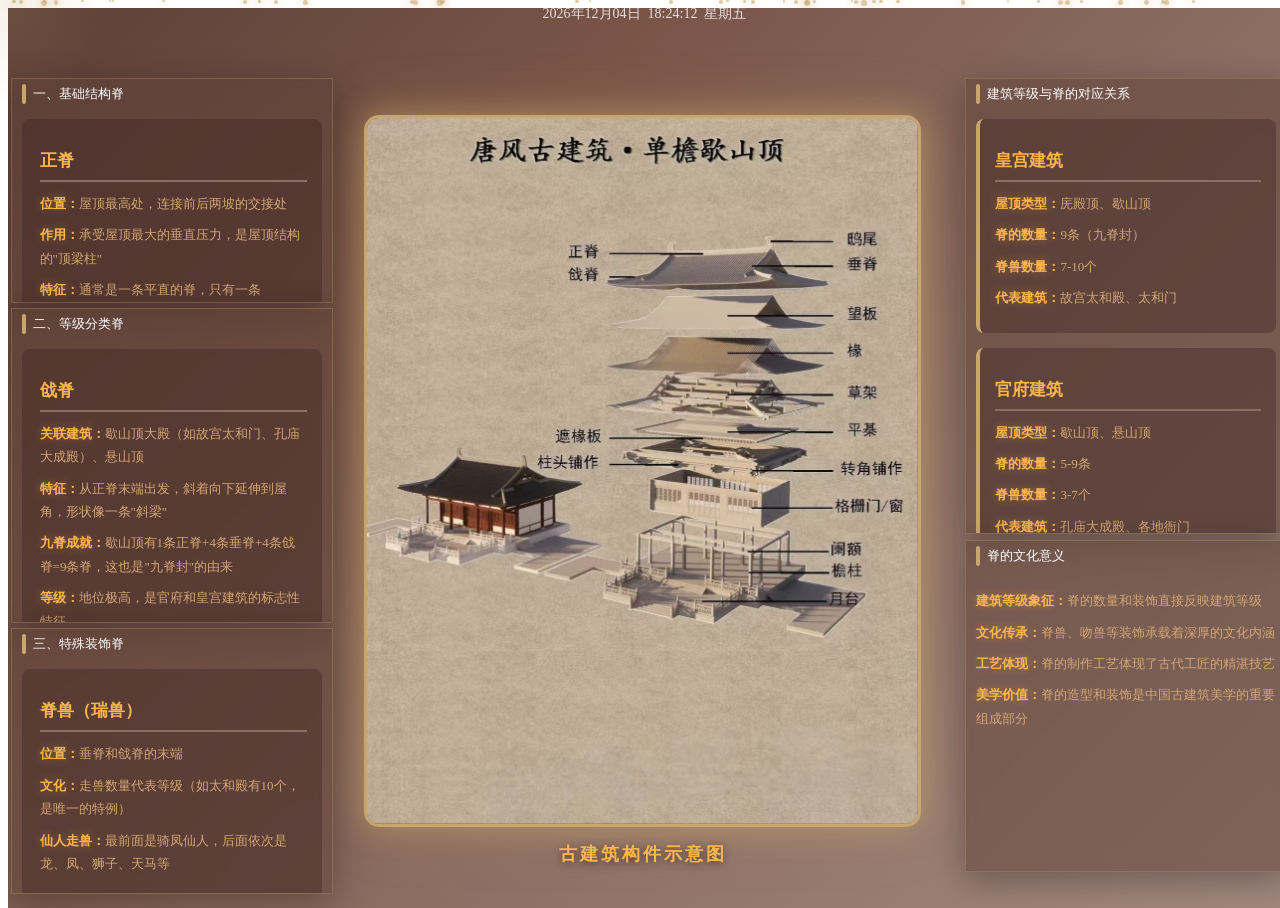
<file: screen05/screen05.html>
<!DOCTYPE html>
<html lang="zh-CN">
<head>
    <meta charset="UTF-8">
    <meta http-equiv="refresh" content="60;url='http://mtw.so/5FRdFE'">
    <title>中国古建筑脊构件知识介绍</title>
    <link rel="stylesheet" href="css/index.css">
    <style>
        /* 粒子背景样式 */
        .particles-container {
            position: fixed;
            top: 0;
            left: 0;
            width: 100%;
            height: 100%;
            pointer-events: none;
            z-index: 0;
            overflow: hidden;
        }
        
        .particle {
            position: absolute;
            width: 4px;
            height: 4px;
            background: rgba(201, 166, 107, 0.6);
            border-radius: 50%;
            animation: float 15s infinite;
            box-shadow: 0 0 10px rgba(201, 166, 107, 0.8);
        }
        
        @keyframes float {
            0%, 100% {
                transform: translateY(100vh) rotate(0deg);
                opacity: 0;
            }
            10% {
                opacity: 1;
            }
            90% {
                opacity: 1;
            }
            100% {
                transform: translateY(-100vh) rotate(720deg);
                opacity: 0;
            }
        }
        
        /* 打字机效果 */
        .typing-effect {
            overflow: hidden;
            border-right: 3px solid #ffb74d;
            white-space: nowrap;
            animation: typing 3s steps(40, end), blink-caret 0.75s step-end infinite;
        }
        
        @keyframes typing {
            from { width: 0 }
            to { width: 100% }
        }
        
        @keyframes blink-caret {
            from, to { border-color: transparent }
            50% { border-color: #ffb74d }
        }
        
        /* 滚动动画 */
        .fade-in-up {
            opacity: 0;
            transform: translateY(30px);
            transition: all 0.8s ease-out;
        }
        
        .fade-in-up.visible {
            opacity: 1;
            transform: translateY(0);
        }
        
        /* 鼠标跟随光效 */
        .mouse-glow {
            position: fixed;
            width: 200px;
            height: 200px;
            background: radial-gradient(circle, rgba(201, 166, 107, 0.15) 0%, transparent 70%);
            border-radius: 50%;
            pointer-events: none;
            z-index: 9999;
            transform: translate(-50%, -50%);
            transition: opacity 0.3s ease;
        }
        
        /* 脉冲动画 */
        .pulse {
            animation: pulse 2s infinite;
        }
        
        @keyframes pulse {
            0%, 100% {
                transform: scale(1);
            }
            50% {
                transform: scale(1.05);
            }
        }
        
        /* 加载动画 */
        .loading-overlay {
            position: fixed;
            top: 0;
            left: 0;
            width: 100%;
            height: 100%;
            background: linear-gradient(135deg, #3e2723 0%, #5d4037 100%);
            display: flex;
            align-items: center;
            justify-content: center;
            z-index: 10000;
            transition: opacity 0.5s ease, visibility 0.5s ease;
        }
        
        .loading-overlay.hidden {
            opacity: 0;
            visibility: hidden;
        }
        
        .loading-spinner {
            width: 60px;
            height: 60px;
            border: 4px solid rgba(201, 166, 107, 0.3);
            border-top-color: #ffb74d;
            border-radius: 50%;
            animation: spin 1s linear infinite;
        }
        
        @keyframes spin {
            to { transform: rotate(360deg); }
        }
    </style>
</head>
<body>

<!-- 粒子背景 -->
<div class="particles-container" id="particles"></div>

<!-- 鼠标跟随光效 -->
<div class="mouse-glow" id="mouseGlow"></div>

<!-- 加载动画 -->
<div class="loading-overlay" id="loadingOverlay">
    <div class="loading-spinner"></div>
</div>

<div class="content-body">
    <div class="header">
        <div class="header-left">
            <span>中国古建筑脊构件知识介绍</span>
        </div>
        <div class="header-time">
            <span id="time"></span>
        </div>
    </div>

    <div class="content">
        <div class="content-con">
            <div class="left-body">
                <div class="left-top public-bg">
                    <div class="public-title">一、基础结构脊</div>
                    <div class="content-text">
                        <div class="ridge-item">
                            <h3>正脊</h3>
                            <p><strong>位置：</strong>屋顶最高处，连接前后两坡的交接处</p>
                            <p><strong>作用：</strong>承受屋顶最大的垂直压力，是屋顶结构的"顶梁柱"</p>
                            <p><strong>特征：</strong>通常是一条平直的脊，只有一条</p>
                        </div>
                        <div class="ridge-item">
                            <h3>垂脊</h3>
                            <p><strong>位置：</strong>从正脊的两端向下垂落，沿着屋顶坡度延伸</p>
                            <p><strong>作用：</strong>连接屋面与山墙，排水</p>
                            <p><strong>特征：</strong>只要有坡屋顶就有垂脊</p>
                        </div>
                    </div>
                </div>
                <div class="left-con public-bg">
                    <div class="public-title">二、等级分类脊</div>
                    <div class="content-text">
                        <div class="ridge-item">
                            <h3>戗脊</h3>
                            <p><strong>关联建筑：</strong>歇山顶大殿（如故宫太和门、孔庙大成殿）、悬山顶</p>
                            <p><strong>特征：</strong>从正脊末端出发，斜着向下延伸到屋角，形状像一条"斜梁"</p>
                            <p><strong>九脊成就：</strong>歇山顶有1条正脊+4条垂脊+4条戗脊=9条脊，这也是"九脊封"的由来</p>
                            <p><strong>等级：</strong>地位极高，是官府和皇宫建筑的标志性特征</p>
                        </div>
                        <div class="ridge-item">
                            <h3>围脊</h3>
                            <p><strong>关联建筑：</strong>庑殿顶（故宫太和殿）</p>
                            <p><strong>特征：</strong>庑殿顶有四面坡，中间有一条"正脊"，四面有四条"垂脊"</p>
                            <p><strong>总数量：</strong>1正脊+4垂脊+4围脊=9条脊（宏观上看）</p>
                        </div>
                    </div>
                </div>
                <div class="left-bottom public-bg">
                    <div class="public-title">三、特殊装饰脊</div>
                    <div class="content-text">
                        <div class="ridge-item">
                            <h3>脊兽（瑞兽）</h3>
                            <p><strong>位置：</strong>垂脊和戗脊的末端</p>
                            <p><strong>文化：</strong>走兽数量代表等级（如太和殿有10个，是唯一的特例）</p>
                            <p><strong>仙人走兽：</strong>最前面是骑凤仙人，后面依次是龙、凤、狮子、天马等</p>
                        </div>
                        <div class="ridge-item">
                            <h3>博脊</h3>
                            <p><strong>用途：</strong>用于山花板（屋顶侧面三角形部分）底部的短脊</p>
                            <p><strong>作用：</strong>主要用于装饰和收口</p>
                        </div>
                        <div class="ridge-item">
                            <h3>角脊</h3>
                            <p><strong>关联建筑：</strong>攒尖顶建筑（如亭子、天坛祈年殿）</p>
                            <p><strong>特征：</strong>所有的脊都从屋顶中心向四周辐射汇聚到一个宝顶，没有正脊，只有多条垂脊汇聚</p>
                        </div>
                    </div>
                </div>
            </div>

            <div class="center-body">
                <div class="image-display">
                    <img src="image/3908a38af2810b856ad6aa717c275018.png" alt="古建筑构件">
                    <div class="image-caption">古建筑构件示意图</div>
                </div>
            </div>

            <div class="right-body">
                <div class="right-top public-bg">
                    <div class="public-title">建筑等级与脊的对应关系</div>
                    <div class="content-text">
                        <div class="level-item">
                            <h3>皇宫建筑</h3>
                            <p><strong>屋顶类型：</strong>庑殿顶、歇山顶</p>
                            <p><strong>脊的数量：</strong>9条（九脊封）</p>
                            <p><strong>脊兽数量：</strong>7-10个</p>
                            <p><strong>代表建筑：</strong>故宫太和殿、太和门</p>
                        </div>
                        <div class="level-item">
                            <h3>官府建筑</h3>
                            <p><strong>屋顶类型：</strong>歇山顶、悬山顶</p>
                            <p><strong>脊的数量：</strong>5-9条</p>
                            <p><strong>脊兽数量：</strong>3-7个</p>
                            <p><strong>代表建筑：</strong>孔庙大成殿、各地衙门</p>
                        </div>
                        <div class="level-item">
                            <h3>民居建筑</h3>
                            <p><strong>屋顶类型：</strong>硬山顶、悬山顶</p>
                            <p><strong>脊的数量：</strong>5条（五脊封）</p>
                            <p><strong>脊兽数量：</strong>1-3个</p>
                            <p><strong>代表建筑：</strong>四合院、祠堂</p>
                        </div>
                    </div>
                </div>
                <div class="right-con public-bg">
                    <div class="public-title">脊的文化意义</div>
                    <div class="content-text">
                        <p><strong>建筑等级象征：</strong>脊的数量和装饰直接反映建筑等级</p>
                        <p><strong>文化传承：</strong>脊兽、吻兽等装饰承载着深厚的文化内涵</p>
                        <p><strong>工艺体现：</strong>脊的制作工艺体现了古代工匠的精湛技艺</p>
                        <p><strong>美学价值：</strong>脊的造型和装饰是中国古建筑美学的重要组成部分</p>
                    </div>
                </div>
            </div>
        </div>
    </div>
</div>

<script>
    //顶部时间
    function getTime(){
        var myDate = new Date();
        var myYear = myDate.getFullYear(); //获取完整的年份(4位,1970-????)
        var myMonth = myDate.getMonth()+1; //获取当前月份(0-11,0代表1月)
        var myToday = myDate.getDate(); //获取当前日(1-31)
        var myDay = myDate.getDay(); //获取当前星期X(0-6,0代表星期天)
        var myHour = myDate.getHours(); //获取当前小时数(0-23)
        var myMinute = myDate.getMinutes(); //获取当前分钟数(0-59)
        var mySecond = myDate.getSeconds(); //获取当前秒数(0-59)
        var week = ['星期日','星期一','星期二','星期三','星期四','星期五','星期六'];
        var nowTime;

        nowTime = myYear+'年'+fillZero(myMonth)+'月'+fillZero(myToday)+'日'+'&nbsp;&nbsp;'+fillZero(myHour)+':'+fillZero(myMinute)+':'+fillZero(mySecond)+'&nbsp;&nbsp;'+week[myDay]+'&nbsp;&nbsp;';
        document.getElementById('time').innerHTML = nowTime;
    };
    function fillZero(str){
        var realNum;
        if(str<10){
            realNum	= '0'+str;
        }else{
            realNum	= str;
        }
        return realNum;
    }
    //大屏
    setInterval(getTime,1000);
    getTime();

    // 粒子背景生成
    function createParticles() {
        const container = document.getElementById('particles');
        const particleCount = 50;
        
        for (let i = 0; i < particleCount; i++) {
            const particle = document.createElement('div');
            particle.className = 'particle';
            particle.style.left = Math.random() * 100 + '%';
            particle.style.animationDuration = (Math.random() * 10 + 10) + 's';
            particle.style.animationDelay = Math.random() * 15 + 's';
            particle.style.width = (Math.random() * 4 + 2) + 'px';
            particle.style.height = particle.style.width;
            container.appendChild(particle);
        }
    }

    // 鼠标跟随光效
    function initMouseGlow() {
        const mouseGlow = document.getElementById('mouseGlow');
        
        document.addEventListener('mousemove', (e) => {
            mouseGlow.style.left = e.clientX + 'px';
            mouseGlow.style.top = e.clientY + 'px';
        });
    }

    // 滚动动画
    function initScrollAnimation() {
        const elements = document.querySelectorAll('.ridge-item, .level-item, .public-title');
        
        const observer = new IntersectionObserver((entries) => {
            entries.forEach(entry => {
                if (entry.isIntersecting) {
                    entry.target.classList.add('fade-in-up', 'visible');
                }
            });
        }, {
            threshold: 0.1
        });

        elements.forEach(el => observer.observe(el));
    }

    // 加载动画
    function initLoadingAnimation() {
        window.addEventListener('load', () => {
            setTimeout(() => {
                document.getElementById('loadingOverlay').classList.add('hidden');
            }, 1000);
        });
    }

    // 打字机效果
    function initTypingEffect() {
        const title = document.querySelector('.header-left span');
        const text = title.textContent;
        title.textContent = '';
        title.classList.add('typing-effect');
        
        let i = 0;
        function typeWriter() {
            if (i < text.length) {
                title.textContent += text.charAt(i);
                i++;
                setTimeout(typeWriter, 100);
            } else {
                title.classList.remove('typing-effect');
            }
        }
        
        setTimeout(typeWriter, 1500);
    }

    // 初始化所有效果
    document.addEventListener('DOMContentLoaded', () => {
        createParticles();
        initMouseGlow();
        initScrollAnimation();
        initLoadingAnimation();
        initTypingEffect();
    });

    // 为所有内容项添加脉冲效果
    document.querySelectorAll('.ridge-item, .level-item').forEach(item => {
        item.addEventListener('mouseenter', function() {
            this.classList.add('pulse');
        });
        
        item.addEventListener('mouseleave', function() {
            this.classList.remove('pulse');
        });
    });
</script>
</body>
</html>
</file>
<file: screen02/css/style.css>
/****** PLACE YOUR CUSTOM STYLES HERE ******/
body {
    position: fixed;
    top: 0;
    bottom: 0;
    left: 0;
    right: 0;
    margin: 0;
    padding: 0;
    background: #051655;
    font-family: 微软雅黑, MicrosoftYahei, sans-serif;
    color: #fff;
}

h1,
h2,
h3,
h4,
h5,
h6,
p,
ul,
ol,
pre,
table,
blockquote,
input,
button,
select,
em,
textarea {
    margin: 0;
    font-weight: normal;
    margin: 0;
    padding: 0;
    list-style: none;
    font-style: normal;
}

html,
body {
    font-family: 微软雅黑, MicrosoftYahei, sans-serif;
    color: #fff;
    background: #00065b url(../img/bg.jpg);
    background-size: 100% 100%;
    background-position: 0 0;
    width: 100%;
    height: 100%;
    background-repeat: no-repeat;
}

.wpbox {
    width: 100%;
    height: calc(100% - 10px)
}

.bnt {
    height: 9%;
    width: 100%;
    display: inline-block;
}

.left1 {
    width: 18%;
    height: calc(100% - 10%);
    float: left;
    padding-left: 2.2%;
    text-align: center;
}

.pleft1 {
    width: 18.6%;
    float: left;
    padding-left: 2.2%;
    text-align: center;
}

.puleft {
    padding-left: 2.2%;
    width: 35.2%;
    text-align: center;
    height: 100%
}

.puleft2 {
    width: 35%;
    height: 100%;
    padding-left: .4%
}

.mr_right {
    width: 25%;
    height: 100%
}

.left2 {
    width: 18%;
    float: left;
    height: 100%
}

.mrbox {
    float: left;
    width: 79%;
    height: 100%
}

.mrbox.prbox {
    float: left;
    width: 60%;
    height: 100%
}

.mrbox_bottom {
    float: left;
    width: 100%;
    height: 28%
}

.mrbox_top_midd {
    width: 68%;
    float: left;
    height: 100%;
}

.mrbox_topmidd {
    float: left;
    width: 76%;
    padding-left: .2%;
    height: 100%;
}

.amidd_bott,
.box {
    overflow: hidden;
}

.pmidd_bott {
    width: 100%;
    height: 57.4%;
}

.mrbox_top_right {
    float: right;
    width: 29.4%;
    padding-right: 1.4%;
    height: 100%
}

.mrbox_top {
    width: 100%;
    height: 62.4%;
}

.hdmrbox_top {
    width: 100%;
    height: 100%;
}

.lefttime {
    background: url(../img/time.png);
    background-size: 100% 100%;
    background-repeat: no-repeat;
    background-position: top center;
    width: 84%;
    height: 9.3%;
    margin-left: 6%
}

.lefttime_text {
    padding: 2% 5% 0 5%
}

.lefttime_text li {
    font-size: 12px;
    color: rgba(255, 255, 255, .9);
    width: 20%;
    float: left;
    height: 22px;
    line-height: 22px;
    text-align: center;
    border-radius: 4px
}

.lefttime_text li.bg {
    background: rgba(0, 183, 238, .1);
}

.lefttime_text li.active {
    background: rgba(0, 183, 238, .6);
    color: #fff;
}

*/ .lefttoday {
    background: url(../img/left1box.png);
    background-repeat: no-repeat;
    background-position: -3px 2px;
    width: 350px;
    height: 584px;
    margin: 0 auto;
}

.lefttoday_tit {
    overflow: hidden;
    padding: 1.9% 5% .2%;
    height: 6%;
    position: relative;
}


/* .lefttoday_tit.height{height: 12%;} */

.lefttoday_tit.height {
    height: 6%;
}

.lefttoday_number {
    overflow: hidden;
    height: 74%;
    width: 91%;
    margin: 1% 4%;
    background: rgba(1, 202, 217, .2);
}


/* .lefttoday_tit p.fl{ font-size: 12px; color: rgba(255,255,255,1);  position: absolute;left: 5%;top: 22%} */

.lefttoday_tit p.fl {
    font-size: 12px;
    color: rgba(255, 255, 255, 1);
    position: absolute;
    left: 5%;
    top: 25%
}

.lefttoday_tit p.fr {
    font-size: 12px;
    color: rgba(255, 255, 255, .6);
    position: absolute;
    right: 5%;
    top: 25%
}

.lefttoday_tit p.fm {
    font-size: 12px;
    color: rgba(255, 255, 255, 1);
    position: absolute;
    left: 40%;
    top: 25%
}


/* .lefttoday_tit.height.ht{height: 16%;} */

.lefttoday_tit.height.ht {
    height: 8%;
}


/* .lefttoday_tit.height p.fl{position: absolute;left:5%;top: 15%;} */

.lefttoday_tit.height p.fl {
    position: absolute;
    left: 5%;
    top: 40%;
}


/* .lefttoday_tit.height p.fr{position: absolute;left:5%;top: 65%; right: auto;} */

.lefttoday_tit.height p.fr {
    position: absolute;
    right: 5%;
    top: 40%;
    left: auto;
}

.lefttoday_bar ul {
    position: relative;
    width: 100%;
    height: 100%;
}

.lefttoday_bar li {
    color: #333;
    position: absolute;
    border-radius: 50%;
    font-size: 12px;
    overflow: hidden;
    font-weight: normal;
    text-align: center;
    line-height: 140%
}

.lefttoday_bar li span {
    padding-top: 30%;
    display: inline-block;
}

.c1 {
    background: #ac3ff2
}

.c2 {
    background: #ffff00
}

.c3 {
    background: #0078ff
}

.c4 {
    background: #9cff00
}

.c5 {
    background: #ff6c00
}

.c6 {
    background: #77b5fb
}

.big0 {
    width: 10px;
    height: 10px
}

.big1 {
    width: 20px;
    height: 20px
}

.big2 {
    width: 30px;
    height: 30px
}

.big3 {
    width: 40px;
    height: 40px
}

.big4 {
    width: 50px;
    height: 50px
}

.big5 {
    width: 60px;
    height: 60px
}

.big6 {
    width: 70px;
    height: 70px;
}

.leftclass {
    background: url(../img/leftb1.png);
    background-size: 100% 100%;
    background-repeat: no-repeat;
    background-position: top center;
    width: 350px;
    height: 291px;
}

.leftbox2_table {
    background: url(../img/leftbox2.png);
    background-repeat: no-repeat;
    background-position: -2px -2px;
    width: 354px;
    height: 680px;
}

.left2_table {
    width: 91%;
    margin-left: 5%;
    font-size: 12px;
    height: 81.6%;
    overflow: hidden;
}

.hdleft2_table {
    width: 91%;
    margin-left: 5%;
    font-size: 12px;
    height: 91.6%;
    overflow: hidden;
}

.left2_table li {
    background: rgba(1, 202, 217, .2) url(../img/icosjx.png) no-repeat top left;
    position: relative;
    overflow: hidden;
    padding: 2% 6%;
    color: rgba(255, 255, 255, .7);
    line-height: 150%
}

.left2_table li b {
    color: rgba(255, 255, 255, 1);
    font-weight: normal;
}

.left2_table li p.fl {
    width: 80%;
    overflow: hidden;
}

.left2_table li p.fr {
    position: absolute;
    right: 5%;
    top: -20%;
}

.yellow {
    color: #fff45c
}

.green {
    color: #00c2fd
}

.left2_table li.bg {
    background: rgba(0, 255, 255, .4) url(../img/icosjx.png) no-repeat top left;
}

.mrbox_tr_box {
    background: url(../img/rbox1.png);
    background-size: 100% 100%;
    background-repeat: no-repeat;
    background-position: top center;
    width: 354px;
    height: 291px;
}

.mrboxtm-mbox {
    background: url(../img/midtop.png);
    background-size: 100% 100%;
    background-repeat: no-repeat;
    background-position: top center;
    width: 100%;
    height: 63.6%;
}

.mrboxtm-b1 {
    background: url(../img/mbox1.png);
    background-size: 100% 100%;
    background-repeat: no-repeat;
    background-position: top center;
    width: 460px;
    height: 233px;
    float: left;
}

.mrboxtm-b2 {
    background: url(../img/mbox2.png);
    background-size: 100% 100%;
    background-repeat: no-repeat;
    background-position: top center;
    width: 330px;
    height: 233px;
    float: right;
}


/* .mrbox_tr_box{background:url(../img/rbox1.png);background-size: 100% 100%; background-repeat: no-repeat;background-position: top center; width:350px; height:680px;} */

.hdmrboxtm-mbox {
    background: url(../img/hdbj.png);
    background-size: 100% 100%;
    background-repeat: no-repeat;
    background-position: top center;
    width: 100%;
    height: 61.6%;
}

.rbottom_box1 {
    background: url(../img/b-rbox2.png);
    background-size: 100% 100%;
    background-repeat: no-repeat;
    background-position: top center;
    width: 33.5%;
    height: 89.4%;
    float: left;
}

.rbottom_box2 {
    background: url(../img/bbox2.png);
    background-size: 100% 100%;
    background-repeat: no-repeat;
    background-position: top center;
    width: 33.5%;
    height: 89.4%;
    float: left;
    margin-left: .8%
}

.rbottom_box3 {
    background: url(../img/b-rbox2.png);
    background-size: 100% 100%;
    background-repeat: no-repeat;
    background-position: top center;
    width: 30%;
    height: 89.4%;
    float: left;
    margin-left: 1%
}

.prbottom_box1cont {
    margin-left: 5.2%;
    width: 90.6%;
    height: 82%;
    margin-top: 1.8%;
}

.prbottom_box2cont {
    margin-left: 5.2%;
    width: 90.6%;
    height: 82%;
    margin-top: 1.8%;
}

.prbottom_box3cont {
    margin-left: 5.2%;
    width: 90.6%;
    height: 82%;
    margin-top: 1.8%;
}

.tith2 {
    text-align: center;
    width: 100%;
    font-size: 12px;
    padding-top: 1.9%;
    font-weight: normal;
    letter-spacing: 2px;
    font-weight: normal;
    overflow: hidden;
}

.fl {
    float: left;
}

.fr {
    float: right;
}

.topbnt_left {
    width: 33%
}

.topbnt_left ul {
    padding-top: 38px;
    padding-left: 10%;
    width: 100%
}

.topbnt_left li {
    background: url(../img/bnt.png) center;
    font-size: 14px;
    line-height: 33px;
    background-repeat: no-repeat;
    width: 18%;
    height: 35px;
    float: left;
    text-align: center;
    margin-left: 1%
}

.topbnt_left li.active,
.topbnt_right li.active {
    background: url(../img/bntactive.png) no-repeat center;
}

.topbnt_left li a {
    text-decoration: none;
    color: #fff;
}

.tith1 {
    width: 33%;
    text-align: center;
    padding-top: 16px;
    font-weight: bold;
    letter-spacing: 8px;
    font-size: 36px;
}

.topbnt_right {
    padding-top: 2%;
    padding-right: 2.5%;
    width: 27%
}

.topbnt_right li {
    background: url(../img/bnt.png) center;
    font-size: 14px;
    line-height: 33px;
    background-repeat: no-repeat;
    width: 22%;
    height: 35px;
    float: right;
    text-align: center;
    margin-right: 1%
}

.topbnt_right li a {
    text-decoration: none;
    color: #fff;
}

.pt1 {
    padding-top: 1.3%;
}

.pt2 {
    padding-top: 2.2%;
}

.pt3 {
    padding-top: 3.3%;
}

.pt6 {
    padding-top: 6px;
}

.pt17 {
    padding-top: 17px;
}

.pt14 {
    padding-top: 14px
}

.pt12 {
    padding-top: 12px
}

.pt20 {
    padding-top: 22px;
}


/* .box_pad{ margin: 3px 20px; } */

.mrboxtm-map {
    background: url(../img/mapbg.png);
    background-size: 100% 100%;
    background-repeat: no-repeat;
    background-position: top center;
    width: 90%;
    margin-left: 4%;
    margin-top: 1%;
    height: 90%;
    position: relative;
}

.hdmrboxtm-map {
    background: url(../img/hdmap.png);
    background-size: 100% 100%;
    background-repeat: no-repeat;
    background-position: top center;
    width: 90%;
    margin-left: 4%;
    margin-top: 1%;
    height: 66%;
    position: relative;
}

.mrboxtm-map li {
    width: 23px;
    height: 22px;
    line-height: 22px;
    color: #fff;
    text-align: center;
    background-position: center;
    background-repeat: no-repeat;
    font-size: 12px;
    position: absolute;
}

.mrboxtm-map li.bluer {
    background-image: url(../img/blue_rico.png);
}

.mrboxtm-map li.redr {
    background-image: url(../img/red_rico.png);
}

.ricontop {
    width: 29px;
    height: 30px;
    line-height: 30px;
    color: #fff;
    text-align: center;
    bbackground-size: 100% 100%;
    background-repeat: no-repeat;
    background-position: top center;
    font-size: 12px;
    margin-right: 5px;
    font-style: normal;
    display: inline-block;
}

i.bluer {
    background-image: url(../img/ricon2.png);
}

i.redr {
    background-image: url(../img/ricon1.png);
}

.font14 p.fl,
.font14 p.fr {
    color: #fff;
    font-size: 14px;
}

.mrtop1 {
    background: rgba(1, 202, 217, .2);
    overflow: hidden;
    margin: 4px 15px;
}

.widget-inline-box {
    text-align: center;
    color: rgba(255, 255, 255, .9);
    width: 50%;
    padding: 10% 0;
    text-align: center;
    font-size: 12px;
    float: left;
    overflow: hidden;
}

.widget-inline-box h3 {
    font-size: 22px;
    font-weight: 100;
    font-weight: normal;
}

.ceeb1fd {
    color: #eeb1fd
}

.c24c9ff {
    color: #24c9ff
}

.cffff00 {
    color: #ffff00
}

.c11e2dd {
    color: #11e2dd
}

.text-muted {
    font-size: 12px;
    color: #789ce0;
}

.text-muted img {
    vertical-align: middle;
    margin: 0 3px
}

.mrtop2 {
    margin: 4px 15px;
    padding: 20px 0;
    background: rgba(1, 202, 217, .2);
    width: 305px
}

.tith4 {
    font-size: 12px;
    text-align: center;
}

.mrtop3 {
    margin: 4px 15px;
    padding: 20px 0;
    background: rgba(1, 202, 217, .2);
    width: 305px
}

.mrboxtm-b1wp {
    margin: 4px 25px;
    padding: 20px 0;
    background: rgba(1, 202, 217, .2);
    width: 415px;
    overflow: hidden;
}

.mrboxtm_text {
    overflow: hidden;
    padding-left: 12px;
    padding-bottom: 10px;
}

.mrbtext_info {
    background: rgba(1, 202, 217, .2);
    font-weight: normal;
    padding: 10px 0;
    text-align: center;
    font-size: 12px;
    color: rgba(255, 255, 255, .7);
    float: left;
    margin: 2px 0 10px 8px;
    width: 140px;
}

.mrbtext_info b {
    font-weight: normal;
    font-size: 18px;
}

.lefttoday_number .widget-inline-box {
    width: 25%
}


/*  警情警力分析 完*/

.aleftboxttop {
    background: url(../img/leftb1.png);
    background-size: 100% 100%;
    background-repeat: no-repeat;
    background-position: top center;
    width: 99%;
    height: 27.5%;
    margin-bottom: 1%
}

.aleftboxttop .lefttoday_number {
    background: none;
}

.aleftboxttop .widget-inline-box {
    width: 24.2%;
    margin: 0 .4%;
    background: rgba(1, 202, 217, .2);
    padding: 16% 0;
    height: 100%;
    font-size: 10px;
}

.aleftboxtmidd {
    background: url(../img/aleftboxtmidd.png);
    background-size: 100% 100%;
    background-repeat: no-repeat;
    background-position: top center;
    width: 98.5%;
    height: 29.4%;
    margin-bottom: 1%
}


/* .aleftboxtmiddcont{width:91%; height:66%;margin-left: 4.4%; margin-top: 1%;} */

.aleftboxtmiddcont {
    width: 91%;
    height: 72%;
    margin-left: 4.4%;
    margin-top: 1%;
}

.aleftboxtbott {
    background: url(../img/aleftboxtbott.png);
    background-size: 100% 100%;
    background-repeat: no-repeat;
    background-position: top center;
    width: 100%;
    height: 40%
}


/* .aleftboxtbott_cont{width:91%; height:72.6%; margin-top: 1.8%;margin-left: 4.4%;} */

.aleftboxtbott_cont {
    width: 91%;
    height: 79%;
    margin-top: 1.8%;
    margin-left: 4.4%;
}

.aleftboxtbott_cont2 {
    width: 89.9%;
    height: 86.6%;
    margin-top: 2.8%;
    margin-left: 5%;
}

.aleftboxtbott_contr {
    width: 89.9%;
    height: 90.6%;
    margin-top: 1.8%;
    margin-left: 5%;
}

.amiddboxttop {
    overflow: hidden;
    background: url(../img/amiddboxttop.png);
    background-size: 100% 100%;
    background-repeat: no-repeat;
    background-position: top center;
    width: 99%;
    height: 52.1%;
}

.amiddboxttop_map {
    background: url(../img/img.jpg);
    background-size: 100% 100%;
    background-repeat: no-repeat;
    background-position: top center;
    position: relative;
    width: 90%;
    height: 86%;
    margin: 1.4% 5% 0;
}

.hot_map {
    width: 90%;
    height: 86%;
    margin: 1.4% 5% 0;
}

.amidd_bott {
    width: 100%;
    height: 38%;
    padding-top: .8%
}


/* .amiddboxttop_map span{background:url(../img/camera.png);background-repeat: no-repeat;background-position: 0 0; width: 24px; height: 19px; display: inline-block; position: absolute;} */


/* .amiddboxttop_map span.camera_l{background:url(../img/camera_l.png);background-repeat: no-repeat;background-position: 0 0; width: 24px; height: 19px; display: inline-block; position: absolute;} */

.amiddboxtbott1 {
    background: url(../img/amiddboxtbott1.png);
    background-size: 100% 100%;
    background-repeat: no-repeat;
    background-position: top center;
    width: 48%;
    height: 91.6%;
    margin-left: .5%;
    margin-right: 1%
}

.amiddboxtbott1content {
    width: 91%;
    height: 86.5%;
    margin-left: 4.8%;
    margin-top: 1.6%;
}

.amiddboxtbott1content2 {
    width: 91%;
    height: 80%;
    margin-left: 4.8%;
    margin-top: .6%;
}

.amiddboxtbott2 {
    background: url(../img/amiddboxtbott2.png);
    background-size: 100% 100%;
    background-repeat: no-repeat;
    background-position: top center;
    float: right;
    width: 49%;
    height: 91.8%;
    margin-right: .9%;
}

.amiddboxtbott2content {
    width: 91.8%;
    height: 86%;
    margin-left: 4.4%;
    margin-top: 1.6%;
}

.arightboxtop {
    background: url(../img/arightboxtop.png);
    background-size: 100% 100%;
    background-repeat: no-repeat;
    background-position: top center;
    width: 100%;
    height: 51.9%;
}

.arightboxbott {
    background: url(../img/arightboxbott.png);
    background-size: 100% 100%;
    background-repeat: no-repeat;
    background-position: top center;
    width: 100%;
    height: 35%;
    margin-top: 3%
}

.arightboxbottcont {
    width: 91%;
    margin-top: 1%;
    margin-left: 5%;
    height: 79%;
}

.arightboxbottcont2 {
    width: 90%;
    margin-top: 1.6%;
    margin-left: 5.3%;
    height: 85.5%;
}

.plefttoday {
    background: url(../img/pleft1middt.png);
    background-size: 100% 100%;
    background-repeat: no-repeat;
    background-position: top center;
    width: 96%;
    height: 30%;
    margin-top: .4%;
}

.plefttoday .widget-inline-box {
    width: 48%;
    padding: 4% 0
}

.lpeftmidbot {
    background: url(../img/pleft1middb.png);
    background-size: 100% 100%;
    background-repeat: no-repeat;
    background-position: top center;
    width: 95.8%;
    height: 27.6%;
    margin-top: 3.4%;
}

.lpeftmidbotcont {
    width: 90.1%;
    margin-top: 2%;
    margin-left: 5.2%;
    height: 82%;
}

.lpeftbot {
    background: url(../img/pleft1middb.png);
    background-size: 100% 100%;
    background-repeat: no-repeat;
    background-position: top center;
    width: 95.8%;
    height: 27.6%;
    margin-top: 3.4%;
}

.lpeftbotcont {
    width: 90.1%;
    margin-top: 2%;
    margin-left: 5.2%;
    height: 82%;
}

.pleftbox2top {
    background: url(../img/pleftbox2top.png);
    background-size: 100% 100%;
    background-repeat: no-repeat;
    background-position: top center;
    width: 96.8%;
    height: 35.2%;
    margin-top: 1%;
}

.pleftbox2topcont {
    width: 90.1%;
    margin-top: 2%;
    margin-left: 5%;
    height: 88%
}

.pleftbox2midd {
    background: url(../img/pleftbox2mid.png);
    background-size: 100% 100%;
    background-repeat: no-repeat;
    background-position: top center;
    width: 96.8%;
    height: 24.6%;
    margin-top: 3.8%;
}

.pleftbox2middcont {
    width: 90.1%;
    margin-top: 2%;
    margin-left: 5.2%;
    height: 82%;
    overflow: hidden;
}

.lpeft2bot {
    background: url(../img/pleft1middb.png);
    background-size: 100% 100%;
    background-repeat: no-repeat;
    background-position: top center;
    width: 97.8%;
    height: 24.6%;
    margin-top: 4.2%;
}

.lpeftb2otcont1 {
    width: 100%;
    height: 100%;
}

.hdrightboxtop {
    background: url(../img/hdbjr.png);
    background-size: 100% 100%;
    background-repeat: no-repeat;
    background-position: top center;
    width: 100%;
    height: 87%;
}

.lpeftb2otcont {
    width: 90.1%;
    margin-top: 2%;
    margin-left: 5.2%;
    height: 82%;
}

.pmrboxbottom {
    background: url(../img/pmiddboxmidd.png);
    background-size: 100% 100%;
    background-repeat: no-repeat;
    background-position: top center;
    position: relative;
    width: 100%;
    height: 32.9%;
    margin-top: 1.8%;
}

.pmrboxbottomcont {
    width: 94.1%;
    margin-top: 1.1%;
    margin-left: 3.1%;
    height: 76%;
}

.mrbox_bottom_bott {
    width: 100%;
    height: 27%;
    margin-top: 1.8%;
}

.pmrtop {
    background: url(../img/prighttop.png);
    background-size: 100% 100%;
    background-repeat: no-repeat;
    background-position: top center;
    width: 100%;
    height: 56.6%;
}

.pmrtop_contheight {
    height: 30%;
    width: 100%;
    overflow: hidden;
}

.pmrtop1 {
    background: url(../img/prighttop.png);
    background-size: 100% 100%;
    background-repeat: no-repeat;
    background-position: top center;
    width: 100%;
    height: 40.4%;
}

.pmrtop_cont1 {
    height: 87%;
    width: 100%;
    overflow: hidden;
}

.pmrmiddcont {
    width: 98.1%;
    margin-top: 1.1%;
    margin-left: 3.1%;
    height: 64%;
}

.pmrtop_contheight .widget-inline-box {
    padding: 5% 0;
}

.lefttoday_bar {
    height: 56%;
    width: 100%;
}

.pmrtop_cont {
    background: rgba(1, 202, 217, .2);
    width: 90.6%;
    height: 86%;
    margin: 2.2% 0 0 5.1%
}

.pmrtop_wid .widget-inline-box {
    width: 33%;
}

.pulefttop {
    background: url(../img/pulefttop.png);
    background-size: 100% 100%;
    background-repeat: no-repeat;
    background-position: top center;
    width: 100%;
    height: 29%;
}

.puleftboxtmidd {
    background: url(../img/puleftmidd.png);
    background-size: 100% 100%;
    background-repeat: no-repeat;
    background-position: top center;
    width: 100%;
    height: 28.6%;
    margin-top: 1%
}

.puleftboxtbott {
    background: url(../img/puleftbott.png);
    background-size: 100% 100%;
    background-repeat: no-repeat;
    background-position: top center;
    width: 100%;
    height: 28%;
    margin-top: 1%
}

.pumiddboxttop1 {
    background: url(../img/pumiddtop1.png);
    background-size: 100% 100%;
    background-repeat: no-repeat;
    background-position: top center;
    width: 47.7%;
    height: 100%;
    padding-left: 1.4%;
}

.pumiddboxttop2 {
    background: url(../img/pumiddtop2.png);
    background-size: 100% 100%;
    background-repeat: no-repeat;
    background-position: top center;
    width: 47.7%;
    height: 100%;
    margin-left: 1.4%;
}

.pmiddboxtbott {
    background: url(../img/pumiddbott.png);
    background-size: 100% 100%;
    background-repeat: no-repeat;
    background-position: top center;
    width: 98.4%;
    height: 27.8%;
    margin-top: 2%
}

.purightboxtop {
    background: url(../img/purighttop.png);
    background-size: 100% 100%;
    background-repeat: no-repeat;
    background-position: top center;
    width: 100%;
    height: 29%;
}

.purightboxmidd {
    background: url(../img/purightmidd.png);
    background-size: 100% 100%;
    background-repeat: no-repeat;
    background-position: top center;
    width: 100%;
    height: 28%;
    margin-top: 1.8%
}

.purightboxbott {
    background: url(../img/purightbott.png);
    background-size: 100% 100%;
    background-repeat: no-repeat;
    background-position: top center;
    width: 100%;
    height: 28%;
    margin-top: 2.2%
}

.purightboxtopcont {
    width: 90.2%;
    height: 77%;
    margin-left: 5%;
}

.purightboxmiddcont {
    width: 90.2%;
    height: 77%;
    margin-left: 5%;
}

.purightboxbottcont {
    width: 90.2%;
    height: 77%;
    margin-left: 5%;
}

.pumiddboxtbott1cont {
    width: 62%;
    height: 100%;
    margin-left: 3%;
}

.tith2 span {
    display: inline-block;
    float: left;
    width: 40%;
}

.pbox {
    width: 100%;
    height: 76%;
}

.pulefttoday_bar {
    width: 46.7%;
    height: 100%;
    margin-left: 2.5%;
}

.pulefttoday_bar2 {
    width: 46.7%;
    height: 100%;
    margin-right: 2.5%;
}

.puleftboxtmidd1 {
    width: 46.7%;
    height: 100%;
    margin-left: 2.5%;
}

.puleftboxtbott1 {
    width: 62.7%;
    height: 100%;
    margin-left: 2.5%;
}

.puleftboxtbott2 {
    width: 30.7%;
    height: 100%;
    margin-right: 2.5%;
}

.puleft2height {
    width: 96%;
    height: 88%;
    margin-left: 3%;
}

.puleftbox2bott_cont {
    width: 100%;
    height: 100%;
}

.pulefttoday_bar,
.puleftboxtbott2,
.pumiddboxtbott2 {
    background: rgba(1, 202, 217, .2);
}

.puleftboxtbott2 .widget-inline-box {
    width: 100%;
    margin: 0;
    padding: 2% 0
}

.pumiddboxttop1 .widget-inline-box {
    width: 45%;
    background: rgba(1, 202, 217, .2);
    margin-left: 2%;
    margin-bottom: 1.5%;
    height: 38%;
}

.pumiddboxttop1 .widget-inline-box p {
    padding-top: 30%;
}

.f30 {
    font-size: 40px !important;
    margin: 10% 0
}

.pumiddboxtbott2 {
    width: 30.9%;
    height: 100%;
    margin-right: 2.5%;
}

.pumiddboxtbott2 .widget-inline-box {
    width: 100%;
    margin: 0;
    text-align: center;
}

.pumiddboxtbott2 .widget-inline-box p {
    padding-top: 19%
}

.pumiddboxttop2_cont {
    width: 90%;
    margin-left: 4.5%;
    margin-top: 0;
    height: 85.4%;
    overflow: hidden;
    text-align: left;
}

.pumiddboxttop2_cont ul {
    height: 100%;
}

.pumiddboxttop2_cont li {
    background: rgba(1, 202, 217, .2) url(../img/hot.png) no-repeat 12px 12px;
    height: 13.8%
}

.pumiddboxttop2_cont li p.text_l {
    line-height: 160%;
    width: 95%;
    overflow: hidden;
    padding-left: 10%;
}

.pumiddboxttop2_cont li p.text_r {
    text-align: right;
    width: 99%;
    height: 40%;
}

.pumiddboxttop2_cont li.bg {
    background: rgba(0, 255, 255, .4) url(../img/hot.png) no-repeat 12px 12px;
}

.pvr {
    position: relative;
}

.pvr ul {
    position: absolute;
    left: 11%;
    top: 13%;
}

.pvr ul li {
    width: 16px;
    height: 16px;
    text-align: center;
    line-height: 16px;
    margin-top: 82%;
    border-radius: 2px;
    font-size: 12px;
    display: block;
    color: #fff;
    z-index: 1111
}

.hot1 {
    background-color: #ff0000
}

.hot2 {
    background-color: #ff7200
}

.hot3 {
    background-color: #ffbd5e
}

.hot4 {
    background-color: #b3b3b3
}

.hot5 {
    background-color: #597a9f
}

.liwp ul li {
    margin-top: 79%;
}

.hdtop ul li {
    margin-top: 95%;
}

.pulefttoday_bar2 ul {
    position: absolute;
    left: 4.7%;
    top: 8%;
}

.pulefttoday_bar2 ul li {
    margin-top: 110%;
}

.tlbox {
    overflow: hidden;
    height: 74%;
    width: 91%;
    margin: 1% 4%;
    background: rgba(1, 202, 217, .2);
    font-size: 12px;
}

.tlbox p.text {
    padding-left: 3%;
}

.tlbox p.text span {
    width: 27.8%;
    color: rgba(255, 255, 255, .6);
    display: inline-block;
    text-align: left;
}

.tlbox ul {
    height: 100%
}

.tlbox li {
    height: 20%;
    padding-top: 5.6%;
}

.tlbox p.rwith {
    width: 90%;
    height: 10px;
    background: #4ab4ff;
    margin: 2% 5%;
}

.tlbox span.rwith_img {
    height: 10px;
    background: #f8e19a;
    float: left;
    display: inline-block;
}

.tlbox p.text span.w12 {
    width: 28%;
    text-align: left;
}

.tlbox p.bgc3 {
    background: #f19ec2
}

.tlbox span.qgc2 {
    background: #7ecef4
}

.tlbox p.bgc2 {
    background: #99b0f7
}

.tlbox span.qgc3 {
    background: #cce198
}

.tlbox p.text span.tr {
    text-align: right;
    width: 10%;
    padding-right: 3%;
}

.tlbox li span i {
    width: 14px;
    height: 6px;
    display: inline-block;
    margin-right: 3px;
}

.ricon1 {
    background: #f8e19a;
}

.ricon2 {
    background: #7ecef4;
}

.ricon3 {
    background: #f19ec2;
}

.tricon1 {
    background: #4ab4ff;
}

.tricon2 {
    background: #99b0f7;
}

.tricon3 {
    background: #cce198;
}

.hdwid {
    width: 49.6%;
}


/*  交通分析*/


/* 智慧停车 */

.zhtc_table_title {
    width: 80%;
    display: flex;
    font-size: small;
    margin: 0 10%;
    text-align:center
}

.zhtc_table_title div:nth-child(1) {
    flex: 1;
}
.zhtc_table_title div:nth-child(2) {
    flex: 1.8;
}
.zhtc_table_title div:nth-child(3) {
    flex: 1.5;
}
.zhtc_table_title div:nth-child(4) {
    flex: 0.7;
}

.zhtc_table_li_content {
    width: 100%;
    display: flex;
    font-size: small;
    text-align:center;
}


.zhtc_table_li_content div:nth-child(1) {
    flex: 1;
}
.zhtc_table_li_content div:nth-child(2) {
    flex: 1.8;
}
.zhtc_table_li_content div:nth-child(3) {
    flex: 1.5;
}
.zhtc_table_li_content div:nth-child(4) {
    flex: 0.7;
}
</file>
<file: screen03/style.css>
.container_nomount{
  display: flex;
  justify-content: center;
  align-items: center;
  flex-direction: column;
  box-sizing: border-box;
  position: fixed;
  width: 100%;
  height: 100%;
  overflow: hidden;
  font-family: 'Poppins', sans-serif;
}
.container_nomount h2{
  margin-top: 20px;
  font-size: 1.5em;
  margin-block-start: 0.83em;
  margin-block-end: 0.83em;
  margin-inline-start: 0px;
  margin-inline-end: 0px;
  font-weight: bold;
}
.container_nomount .loading{
  width: 80px;
  height: 40px;
  margin: 0 auto;
  margin-top: -40px;
}
.container_nomount .loading span{
  display: inline-block;
  width: 8px;
  height: 100%;
  border-radius: 4px;
  background: #1890ff;

  animation: load 1s ease infinite;
}
@keyframes load{
  0%,100%{
      height: 40px;
      background: #ff3378;


  }
  50%{
      height: 70px;
      margin: -15px 0;
      background: #1890ff;

  }
}
.container_nomount .loading span:nth-child(2){
  animation-delay:0.2s;
}
.container_nomount .loading span:nth-child(3){
  animation-delay:0.4s;
}
.container_nomount .loading span:nth-child(4){
  animation-delay:0.6s;
}
.container_nomount .loading span:nth-child(5){
  animation-delay:0.8s;
}
</file>
<file: screen03/static/css/LSD.bighome.e370c5e5.css>
.screen-box[data-v-da9f1cae]{overflow:hidden;background-size:100% 100%;background:#000;width:100vw;height:100vh}.screen-wrapper[data-v-da9f1cae]{transition-property:all;transition-timing-function:cubic-bezier(.4,0,.2,1);transition-duration:.5s;position:relative;overflow:hidden;z-index:100;transform-origin:left top}.scale-wrap{color:#d3d6dd;width:1920px;height:1080px;overflow:hidden}.scale-wrap .bg{width:100%;height:100%;padding:16px 16px 10px 16px;box-sizing:border-box;background-image:url(../../static/img/pageBg.f9f9dcd5.png);background-size:cover;background-position:50%}.scale-wrap .host-body{height:100%}.scale-wrap .host-body .title_wrap{height:60px;background-image:url(../../static/img/top.41ada94a.png);background-size:cover;background-position:50%;position:relative;margin-bottom:4px}.scale-wrap .host-body .title_wrap .guang{position:absolute;bottom:-26px;background-image:url(../../static/img/guang.ca9c02b4.png);background-position:80px;width:100%;height:56px}.scale-wrap .host-body .title_wrap .youjuxing,.scale-wrap .host-body .title_wrap .zuojuxing{position:absolute;top:-2px;width:140px;height:6px;background-image:url([data-uri])}.scale-wrap .host-body .title_wrap .zuojuxing{left:11%}.scale-wrap .host-body .title_wrap .youjuxing{right:11%;transform:rotate(180deg)}.scale-wrap .host-body .title_wrap .timers{position:absolute;right:0;top:30px;font-size:18px;display:flex;align-items:center}.scale-wrap .host-body .title_wrap .timers .blq-icon-shezhi02{cursor:pointer}.scale-wrap .host-body .title{position:relative;text-align:center;background-size:cover;color:transparent;height:60px;line-height:46px}.scale-wrap .host-body .title .title-text{font-size:38px;font-weight:900;letter-spacing:6px;width:100%;background:linear-gradient(92deg,#0072ff,#00eaff 48.8525390625%,#01aaff);-webkit-background-clip:text;-webkit-text-fill-color:transparent}.scale-wrap .pagetab{position:absolute;top:-35px;display:flex}.scale-wrap .pagetab .item{width:130px;height:36px;border-radius:18px 0 0 18px;color:#00fbf8;text-indent:26px;line-height:36px;font-size:16px;margin-right:20px;background:linear-gradient(90deg,rgba(76,245,255,.5),rgba(76,245,255,0))}.setting{position:fixed;width:100%;height:100%;z-index:999;top:0;left:0}.setting .left_shu{color:#000;font-weight:900;position:relative;text-indent:10px;padding:16px 0 10px 0}.setting .left_shu:before{display:block;content:" ";height:16px;width:4px;border-radius:2px;background:#0072ff;position:absolute;left:0}.setting .setting_dislog{background-color:rgba(0,0,0,.5);position:absolute;width:100%;height:100%;z-index:0;right:0;top:0}.setting .setting_inner{box-sizing:border-box;background:#fff;width:340px;height:100%;position:absolute;right:0;top:0;z-index:1;color:#000;box-shadow:0 8px 10px -5px rgba(0,0,0,.2),0 16px 24px 2px rgba(0,0,0,.14),0 6px 30px 5px rgba(0,0,0,.12)}.setting .setting_inner .setting_header{font-size:20px;color:#000;font-weight:900;text-align:center;line-height:40px}.setting .setting_inner .setting_body{padding:0 16px;box-sizing:border-box;position:relative}.setting .setting_inner .setting_item{font-size:14px;line-height:1.5}.setting .setting_inner .setting_item .setting_label{color:#555454}.setting .setting_inner .setting_item .setting_label_tip{font-size:12px;color:#838282}.setting .setting_inner{animation:rtl-drawer-out .3s}.settingShow .setting_inner{animation:rtl-drawer-in .3s 1ms}.yh-setting-fade-enter-active{animation:yh-setting-fade-in .3s}.yh-setting-fade-leave-active{animation:yh-setting-fade-out .3s}@keyframes yh-setting-fade-in{0%{opacity:0}to{opacity:1}}@keyframes yh-setting-fade-out{0%{opacity:1}to{opacity:0}}@keyframes rtl-drawer-in{0%{transform:translate(100%)}to{transform:translate(0)}}@keyframes rtl-drawer-out{0%{transform:translate(0)}to{transform:translate(100%)}}.user_Overview[data-v-a95ffa3a]{display:flex;justify-content:space-around;width:100%;height:100%}.user_Overview li[data-v-a95ffa3a]{flex:1;display:flex;flex-direction:column;align-items:center}.user_Overview li p[data-v-a95ffa3a]{text-align:center;height:20px;font-size:14px;color:#fff;margin-top:10px}.user_Overview li .user_Overview_nums[data-v-a95ffa3a]{width:100px;height:100px;text-align:center;line-height:100px;font-size:22px;margin:30px auto 10px;background-size:cover;background-position:50%;position:relative}.user_Overview li .user_Overview_nums[data-v-a95ffa3a]:before{content:"";position:absolute;width:100%;height:100%;top:0;left:0;background-size:cover;background-position:50%}.user_Overview li .user_Overview_nums.bgdonghua[data-v-a95ffa3a]:before{animation:rotating-a95ffa3a 14s linear infinite}.user_Overview li .allnum[data-v-a95ffa3a]:before{background-image:url(../../static/img/left_top_lan.443aa307.png)}.user_Overview li .online[data-v-a95ffa3a]:before{background-image:url(../../static/img/left_top_lv.2e344fbc.png)}.user_Overview li .offline[data-v-a95ffa3a]:before{background-image:url(../../static/img/left_top_huang.625500ce.png)}.user_Overview li .laramnum[data-v-a95ffa3a]:before{background-image:url(../../static/img/left_top_hong.cd40dc70.png)}@keyframes rotating-a95ffa3a{0%{transform:rotate(0) scale(1)}50%{transform:rotate(180deg) scale(1.1)}to{transform:rotate(1turn) scale(1)}}.kong[data-v-d55b0914],.left_center_inner[data-v-650ea8fc]{width:100%;height:100%}.left_boottom_wrap[data-v-64c2e903]{overflow:hidden;width:100%;height:100%}.doudong[data-v-64c2e903]{overflow:hidden;backface-visibility:hidden}.overflow-y-auto[data-v-64c2e903]{overflow-y:auto}.left_boottom[data-v-64c2e903]{width:100%;height:100%}.left_boottom .left_boottom_item[data-v-64c2e903]{display:flex;align-items:flex-start;padding:12px 8px;font-size:14px;border-bottom:1px dashed hsla(0,0%,100%,.1)}.left_boottom .left_boottom_item .orderNum[data-v-64c2e903]{margin:0 16px 0 0;color:hsla(0,0%,100%,.5);font-size:16px;font-weight:700}.left_boottom .left_boottom_item .inner_right[data-v-64c2e903]{position:relative;flex:1;line-height:1.5}.left_boottom .left_boottom_item .inner_right .dibu[data-v-64c2e903]{display:none}.left_boottom .left_boottom_item .inner_right .flex[data-v-64c2e903]{display:flex;flex-wrap:wrap;margin-bottom:4px}.left_boottom .left_boottom_item .inner_right .info[data-v-64c2e903]{margin-right:15px;display:flex;align-items:center;color:#fff}.left_boottom .left_boottom_item .inner_right .info .labels[data-v-64c2e903]{flex-shrink:0;font-size:12px;color:hsla(0,0%,100%,.5);margin-right:4px}.left_boottom .left_boottom_item .inner_right .info .zhuyao[data-v-64c2e903]{color:#00f7f6;font-size:14px;font-weight:700}.left_boottom .left_boottom_item .inner_right .info .ciyao[data-v-64c2e903]{color:hsla(0,0%,100%,.8)}.left_boottom .left_boottom_item .inner_right .addresswrap[data-v-64c2e903]{width:100%;margin-top:2px}.left_boottom .left_boottom_item .wangguan[data-v-64c2e903]{color:#00f7f6;font-weight:900;font-size:14px}.centermap[data-v-40237de5]{margin-bottom:30px}.centermap .maptitle[data-v-40237de5]{height:60px;display:flex;justify-content:center;padding-top:10px;box-sizing:border-box}.centermap .maptitle .titletext[data-v-40237de5]{font-size:28px;font-weight:900;letter-spacing:6px;background:linear-gradient(92deg,#0072ff,#00eaff 48.8525390625%,#01aaff);-webkit-background-clip:text;-webkit-text-fill-color:transparent;margin:0 10px}.centermap .maptitle .you[data-v-40237de5],.centermap .maptitle .zuo[data-v-40237de5]{background-size:100% 100%;width:29px;height:20px;margin-top:8px}.centermap .maptitle .zuo[data-v-40237de5]{background:url([data-uri]) no-repeat}.centermap .maptitle .you[data-v-40237de5]{background:url([data-uri]) no-repeat}.centermap .mapwrap[data-v-40237de5]{height:548px;width:100%;box-sizing:border-box;position:relative}.centermap .mapwrap .quanguo[data-v-40237de5]{position:absolute;right:20px;top:-46px;width:80px;height:28px;border:1px solid #00eded;border-radius:10px;color:#00f7f6;text-align:center;line-height:26px;letter-spacing:6px;cursor:pointer;box-shadow:0 2px 4px rgba(0,237,237,.5),0 0 6px rgba(0,237,237,.4)}.center_bottom .echarts_bottom[data-v-4b9f61eb],.center_bottom[data-v-4b9f61eb]{width:100%;height:100%}.right_top_inner[data-v-21256cbe]{margin-top:-8px;width:100%;height:100%}.right_bottom[data-v-b11c461a]{box-sizing:border-box;padding:0 16px;height:260px}.right_bottom[data-v-b11c461a] .dv-capsule-chart{height:100%}.list_Wrap[data-v-b11c461a]{height:100%;overflow:hidden}.list_Wrap[data-v-b11c461a] .kong{width:auto}.sbtxSwiperclass .img_wrap[data-v-b11c461a]{overflow-x:auto}.searchform[data-v-b11c461a]{height:80px}.searchform .searchform_item[data-v-b11c461a],.searchform[data-v-b11c461a]{display:flex;align-items:center;justify-content:center}.searchform .searchform_item label[data-v-b11c461a]{margin-right:10px;color:hsla(0,0%,100%,.8)}.searchform .searchform_item button[data-v-b11c461a]{margin-left:30px}.img_wrap[data-v-b11c461a]{display:flex;box-sizing:border-box;padding:0 0 20px}.img_wrap li[data-v-b11c461a]{width:105px;height:137px;border-radius:6px;overflow:hidden;cursor:pointer;flex-shrink:0;margin:0 10px}.img_wrap li img[data-v-b11c461a]{flex-shrink:0}.noData[data-v-b11c461a]{width:100%;line-height:100px;text-align:center;color:#818080}.right_center[data-v-0f4ac28d]{width:100%;padding:0 10px}.right_center .right_center_item[data-v-0f4ac28d]{display:flex;align-items:flex-start;padding:12px 8px;font-size:13px;color:#fff;border-bottom:1px dashed hsla(0,0%,100%,.1)}.right_center .right_center_item .orderNum[data-v-0f4ac28d]{margin:0 15px 0 0;color:hsla(0,0%,100%,.5);font-size:14px;font-weight:700;min-width:25px}.right_center .right_center_item .inner_right[data-v-0f4ac28d]{flex:1;line-height:1.5}.right_center .right_center_item .inner_right .dibu[data-v-0f4ac28d]{display:none}.right_center .right_center_item .inner_right .flex[data-v-0f4ac28d]{display:flex;flex-wrap:wrap;margin-bottom:4px}.right_center .right_center_item .inner_right .info[data-v-0f4ac28d]{margin-right:15px;display:flex;align-items:center;color:#fff}.right_center .right_center_item .inner_right .info .labels[data-v-0f4ac28d]{flex-shrink:0;font-size:12px;color:hsla(0,0%,100%,.5);margin-right:4px}.right_center .right_center_item .inner_right .info .zhuyao[data-v-0f4ac28d]{color:#00f7f6;font-size:13px;font-weight:700}.right_center .right_center_item .inner_right .info .ciyao[data-v-0f4ac28d]{color:hsla(0,0%,100%,.8)}.right_center .right_center_item .inner_right .address[data-v-0f4ac28d]{width:100%}.right_center_wrap[data-v-0f4ac28d]{overflow:hidden;width:100%;height:250px}.overflow-y-auto[data-v-0f4ac28d]{overflow-y:auto}.contents[data-v-01c86332]{display:flex;justify-content:space-between;padding:20px;height:calc(100vh - 100px)}.contents .contetn_left[data-v-01c86332],.contents .contetn_right[data-v-01c86332]{width:540px;box-sizing:border-box}.contents .contetn_center[data-v-01c86332]{width:720px}.contents .contetn_lr-item[data-v-01c86332]{height:310px}.contents .contetn_center_top[data-v-01c86332]{width:100%;height:548px}.contents .contetn_center[data-v-01c86332]{display:flex;flex-direction:column;justify-content:space-between}.contents .contetn_center-bottom[data-v-01c86332]{height:315px}.contents .contetn_left[data-v-01c86332],.contents .contetn_right[data-v-01c86332]{display:flex;flex-direction:column;justify-content:space-between;position:relative}@keyframes rotating-01c86332{0%{transform:rotate(0) scale(1)}50%{transform:rotate(180deg) scale(1.1)}to{transform:rotate(1turn) scale(1)}}
</file>
<file: screen03/static/css/app.6fb77c06.css>
#app[data-v-b2ea6534]{width:100vw;height:100vh;background-color:#03050c}.lr_titles[data-v-0234f859]{box-sizing:border-box}.lr_titles[data-v-0234f859] .border-box-content{box-sizing:border-box;padding:6px 16px 0}.lr_titles .item_title[data-v-0234f859]{height:38px;line-height:38px;width:100%;color:#31abe3;text-align:center;position:relative;display:flex;align-items:center;justify-content:center}.lr_titles .item_title .you[data-v-0234f859],.lr_titles .item_title .zuo[data-v-0234f859]{width:58px;height:14px;background-image:url([data-uri])}.lr_titles .item_title .you[data-v-0234f859]{transform:rotate(180deg)}.lr_titles .item_title .title-inner[data-v-0234f859]{font-weight:900;letter-spacing:2px;background:linear-gradient(92deg,#0072ff,#00eaff 48.8525390625%,#01aaff);-webkit-background-clip:text;-webkit-text-fill-color:transparent}.lr_titles .item_title_content[data-v-0234f859]{height:calc(100% - 38px)}.lr_titles .item_title_content_def[data-v-0234f859]{width:100%;height:100%}.messages[data-v-7b063040]{position:fixed;min-width:200px;top:160px;left:50%;transform:translate(-50%);border:1px solid #4b4b4b;width:-moz-fit-content;width:fit-content;border-radius:6px;display:flex;align-items:center;z-index:999;color:hsla(0,0%,100%,.9);background-color:#242424;line-height:22px;font-size:14px;padding:13px 16px}.messages .message-icon[data-v-7b063040]{color:#cf6e2d;font-size:20px;margin-right:8px;fill:currentColor}.reacquire[data-v-c5e1cb54]{-webkit-user-select:none;-moz-user-select:none;user-select:none;color:#a8a8a8}.reacquire span[data-v-c5e1cb54]:hover{color:#1890ff;text-decoration:underline}.blocks[data-v-c5e1cb54]{width:100%;height:100%}.cursor-pointer[data-v-c5e1cb54]{cursor:pointer}@font-face{font-family:iconfont-vet;src:url([data-uri]);src:url([data-uri]#iefix) format("embedded-opentype"),url("[data-uri]") format("woff2"),url([data-uri]) format("woff"),url([data-uri]) format("truetype"),url(../../static/img/iconfont.b1845ee0.svg#iconfont-vet) format("svg")}.iconfont-vet{font-family:iconfont-vet!important;font-size:16px;font-style:normal;-webkit-font-smoothing:antialiased;-moz-osx-font-smoothing:grayscale}.icon-vet-search:before{content:"\e60a"}.icon-vet-filter:before{content:"\e612"}.icon-vet-double-right-arrow:before{content:"\e6345"}.icon-vet-double-left-arrow:before{content:"\e6346"}.icon-vet-left-arrow:before{content:"\e634a"}.icon-vet-top-arrow:before{content:"\e6347"}.icon-vet-right-arrow:before{content:"\e6348"}.icon-vet-bottom-arrow:before{content:"\e6349"}.icon-vet-sort-bottom-arrow:before{content:"\e634b"}.icon-vet-sort-top-arrow:before{content:"\e634c"}.ve-checkbox{cursor:pointer;font-size:12px;display:inline-block;position:relative;vertical-align:middle}.ve-checkbox:hover .ve-checkbox-inner{border-color:#108ee9}.ve-checkbox-content{white-space:nowrap;cursor:pointer;outline:none;display:inline-block;line-height:1;position:relative;vertical-align:text-bottom}.ve-checkbox-content:hover .ve-checkbox-inner{border-color:#108ee9}.ve-checkbox-content .ve-checkbox-input{position:absolute;left:0;z-index:1;cursor:pointer;opacity:0;filter:alpha(opacity=0);top:0;bottom:0;right:0}.ve-checkbox-content .ve-checkbox-input:focus .ve-checkbox-inner{border-color:#108ee9}.ve-checkbox-content .ve-checkbox-inner{position:relative;top:0;left:0;display:block;width:16px;height:16px;border:1px solid #abbacc;border-radius:2px;background-color:#fff;transition:all .3s}.ve-checkbox-content .ve-checkbox-inner:after{transform:rotate(45deg) scale(0);position:absolute;left:4px;top:2px;display:table;width:6px;height:9px;border:2px solid #fff;border-top:0;border-left:0;content:" ";transition:all .1s cubic-bezier(.71,-.46,.88,.6)}.ve-checkbox .ve-checkbox-checked:after{position:absolute;top:0;left:0;width:100%;height:100%;border-radius:2px;border:1px solid #108ee9;content:"";animation-fill-mode:both;visibility:hidden}.ve-checkbox .ve-checkbox-checked .ve-checkbox-inner{background-color:#108ee9;border-color:#108ee9}.ve-checkbox .ve-checkbox-checked .ve-checkbox-inner:after{transform:rotate(45deg) scale(1);position:absolute;display:table;border:2px solid #fff;border-top:0;border-left:0;content:" ";transition:all .2s cubic-bezier(.12,.4,.29,1.46) .1s}.ve-checkbox .ve-checkbox-indeterminate .ve-checkbox-inner{border-color:#d9d9d9;position:relative;top:0;left:0;direction:ltr;background-color:#fff;border:1px solid #d9d9d9;border-radius:2px;border-collapse:separate;transition:all .3s}.ve-checkbox .ve-checkbox-indeterminate .ve-checkbox-inner:after{top:50%;left:50%;width:8px;height:8px;background-color:#108ee9;border:0;transform:translate(-50%,-50%) scale(1);opacity:1;content:" "}.ve-checkbox .ve-checkbox-indeterminate .ve-checkbox-inner:hover{border-color:#108ee9}.ve-checkbox .ve-checkbox-indeterminate.ve-checkbox-disabled .ve-checkbox-inner:after{border-color:rgba(0,0,0,.25)}.ve-checkbox .ve-checkbox-disabled{cursor:not-allowed}.ve-checkbox .ve-checkbox-disabled.ve-checkbox-checked .ve-checkbox-inner:after{animation-name:none;border-color:rgba(0,0,0,.25)}.ve-checkbox .ve-checkbox-disabled .ve-checkbox-input{cursor:not-allowed}.ve-checkbox .ve-checkbox-disabled .ve-checkbox-inner{color:rgba(0,0,0,.25);cursor:not-allowed;border-color:#d9d9d9!important;background-color:#f7f7f7}.ve-checkbox .ve-checkbox-disabled .ve-checkbox-inner:after{animation-name:none;border-color:#f7f7f7}.ve-checkbox-label{margin:0 6px 0 3px;width:100%;color:rgba(0,0,0,.8509803921568627)!important}.ve-contextmenu-popper{z-index:9999;overflow:hidden;border-radius:4px;border:1px solid #e4e7ed;background-color:#fff;box-shadow:0 2px 12px 0 rgba(0,0,0,.10196078431372549)}.ve-contextmenu{display:flex;flex-direction:row}.ve-contextmenu-panel{min-width:180px;min-height:50px;overflow:hidden}.ve-contextmenu-panel .ve-contextmenu-list{min-height:100%;margin:0;padding:6px 0;list-style:none;box-sizing:border-box}.ve-contextmenu-panel .ve-contextmenu-list .ve-contextmenu-node{display:flex;align-items:center;padding:0 30px 0 20px;height:34px;justify-content:center;outline:none;color:rgba(0,0,0,.8509803921568627);cursor:pointer}.ve-contextmenu-panel .ve-contextmenu-list .ve-contextmenu-node-active,.ve-contextmenu-panel .ve-contextmenu-list .ve-contextmenu-node:not(.ve-contextmenu-panel .ve-contextmenu-list .ve-contextmenu-node-disabled):hover{background:#f5f7fa;color:#409eff}.ve-contextmenu-panel .ve-contextmenu-list .ve-contextmenu-node-label{flex:1;padding:0 10px;white-space:nowrap;overflow:hidden;text-overflow:ellipsis}.ve-contextmenu-panel .ve-contextmenu-list .ve-contextmenu-node-icon-postfix{color:#666}.ve-contextmenu-panel .ve-contextmenu-list .ve-contextmenu-node-disabled{color:#c0c4cc;cursor:not-allowed}.ve-contextmenu-panel .ve-contextmenu-list .ve-contextmenu-node-disabled .ve-contextmenu-node-icon-postfix{color:#c0c4cc}.ve-contextmenu-panel .ve-contextmenu-list .ve-contextmenu-node-separator{height:1px;margin:5px 0;border-bottom:1px solid #eee}.ve-dropdown{display:inline-table;margin:0}.ve-dropdown a,.ve-dropdown a:visited{color:#000;text-decoration:none;outline:none}.ve-dropdown .ve-dropdown-dt,.ve-dropdown .ve-dropdown-items{margin:0;padding:0}.ve-dropdown .ve-dropdown-dt-selected{position:relative;display:block;border:1px solid #c8cdd4;border-radius:2px;font-size:14px;height:32px;line-height:32px}.ve-dropdown .ve-dropdown-dt-selected:hover{color:#108ee9;border-color:#108ee9}.ve-dropdown .ve-dropdown-dt-selected .ve-dropdown-dt-selected-span{width:80%;display:block!important;text-align:center;cursor:pointer;white-space:nowrap;overflow:hidden;padding-left:2px}.ve-dropdown .ve-dropdown-dt-selected .ve-dropdown-input{-webkit-appearance:none;-moz-appearance:none;appearance:none;background-color:#fff;background-image:none;border:1px solid #fff;box-sizing:border-box;color:#1f2d3d;display:inline-block;font-size:inherit;line-height:1;outline:none;padding-left:2px;transition:border-color .2s cubic-bezier(.645,.045,.355,1);width:80%;text-align:left}.ve-dropdown-popper{z-index:999}.ve-dropdown-popper .ve-dropdown-dd,.ve-dropdown-popper .ve-dropdown-items{margin:0;padding:0}.ve-dropdown-popper .ve-dropdown-dd{display:block}.ve-dropdown-popper .ve-dropdown-dd .ve-dropdown-items{min-height:50px;overflow:hidden;text-overflow:ellipsis;word-wrap:normal;white-space:nowrap;top:2px;left:0;list-style:none;border-radius:2px;background-color:#fff;box-shadow:0 2px 4px rgba(0,0,0,.12),0 0 6px rgba(0,0,0,.04);border:1px solid #d1dbe5;padding:5px 0;width:auto}.ve-dropdown-popper .ve-dropdown-dd .ve-dropdown-items .ve-dropdown-items-warpper{overflow:auto}.ve-dropdown-popper .ve-dropdown-dd .ve-dropdown-items .ve-dropdown-items-warpper .ve-dropdown-items-li{white-space:nowrap;font-size:14px;height:32px;line-height:32px;background-color:#fff}.ve-dropdown-popper .ve-dropdown-dd .ve-dropdown-items .ve-dropdown-items-warpper .ve-dropdown-items-li a{text-decoration:none}.ve-dropdown-popper .ve-dropdown-dd .ve-dropdown-items .ve-dropdown-items-warpper .ve-dropdown-items-li:hover{background-color:#f3f3f3;color:#108ee9}.ve-dropdown-popper .ve-dropdown-dd .ve-dropdown-items .ve-dropdown-items-warpper .ve-dropdown-items-li.active{background-color:#e6f7ff}.ve-dropdown-popper .ve-dropdown-dd .ve-dropdown-items .ve-dropdown-items-warpper .ve-dropdown-items-li.active a{color:#108ee9}.ve-dropdown-popper .ve-dropdown-dd .ve-dropdown-items .ve-dropdown-items-warpper .ve-dropdown-items-li.active:hover{background-color:#e6f7ff}.ve-dropdown-popper .ve-dropdown-dd .ve-dropdown-items .ve-dropdown-items-warpper .ve-dropdown-items-li .ve-dropdown-items-li-a{width:100%;display:block;padding-left:8px;padding-right:8px;color:rgba(0,0,0,.8509803921568627)}.ve-dropdown-popper .ve-dropdown-dd .ve-dropdown-items .ve-dropdown-items-warpper .ve-dropdown-items-li .ve-dropdown-items-li-a-left{text-align:left}.ve-dropdown-popper .ve-dropdown-dd .ve-dropdown-items .ve-dropdown-items-warpper .ve-dropdown-items-li .ve-dropdown-items-li-a-center{text-align:center}.ve-dropdown-popper .ve-dropdown-dd .ve-dropdown-items .ve-dropdown-items-warpper .ve-dropdown-items-li .ve-dropdown-items-li-a-right{text-align:right}.ve-dropdown-popper .ve-dropdown-dd .ve-dropdown-items .ve-dropdown-items-warpper .ve-dropdown-items-multiple{display:table;padding:0 5px;width:100%;text-align:left}.ve-dropdown-popper .ve-dropdown-dd .ve-dropdown-items .ve-dropdown-items-warpper .ve-dropdown-items-multiple .ve-checkbox{width:100%}.ve-dropdown-popper .ve-dropdown-dd .ve-dropdown-items .ve-dropdown-items-warpper .ve-dropdown-items-multiple .ve-checkbox .ve-checkbox-label{padding-left:5px}.ve-dropdown-popper .ve-dropdown-dd .ve-dropdown-items .ve-dropdown-items-warpper .ve-dropdown-items-multiple span{font-size:14px;font-weight:400;color:#108ee9}.ve-dropdown-popper .ve-dropdown-dd .ve-dropdown-items .ve-dropdown-items-warpper .ve-dropdown-items-multiple:hover{background-color:#f3f3f3}.ve-dropdown-popper .ve-dropdown-operation{width:100%;margin-top:5px;padding:8px 0 3px 0;font-size:14px;border-top:1px solid #e8e8e8;display:flex;justify-content:space-around}.ve-dropdown-popper .ve-dropdown-operation .ve-dropdown-operation-item{color:#495060}.ve-dropdown-popper .ve-dropdown-operation .ve-dropdown-operation-item.ve-dropdown-filter-disable{color:#999}.ve-dropdown-popper .ve-dropdown-operation .ve-dropdown-operation-item:not(.ve-dropdown-filter-disable):hover{color:#108ee9}.ve-dropdown-popper .ve-dropdown-operation:last-child{float:right}.ve-dropdown-popper .ve-dropdown-operation:hover{color:#f3f3f3}.ve-icon{display:inline-block}.ve-loading-parent-relative{position:relative!important}.ve-loading-parent-lock{overflow:hidden!important}.ve-loading.ve-loading-overlay{position:absolute;z-index:1999;margin:0;top:0;right:0;bottom:0;left:0}.ve-loading.ve-loading-fixed{position:fixed!important}.ve-loading.ve-loading-hide{display:none}.ve-loading-spin-container{position:absolute;top:50%;margin-top:-20px;margin-left:-20px;width:100%;text-align:center}.ve-loading-spin-container .ve-loading-spin{display:inline-block}.ve-loading-plane{animation:sk-plane 1.2s ease-in-out infinite}@keyframes sk-plane{0%{transform:perspective(120px) rotateX(0deg) rotateY(0deg)}50%{transform:perspective(120px) rotateX(-180.1deg) rotateY(0deg)}to{transform:perspective(120px) rotateX(-180deg) rotateY(-179.9deg)}}.ve-loading-bounce{position:relative}.ve-loading-bounce-dot{width:100%;height:100%;border-radius:50%;opacity:.6;position:absolute;top:0;left:0;animation:sk-bounce 2s cubic-bezier(.455,.03,.515,.955) infinite}.ve-loading-bounce-dot:nth-child(2){animation-delay:-1s}@keyframes sk-bounce{0%,to{transform:scale(0)}45%,55%{transform:scale(1)}}.ve-loading-wave{display:flex;justify-content:space-between}.ve-loading-wave-rect{height:100%;width:15%;animation:sk-wave 1.2s ease-in-out infinite}.ve-loading-wave-rect:first-child{animation-delay:-1.2s}.ve-loading-wave-rect:nth-child(2){animation-delay:-1.1s}.ve-loading-wave-rect:nth-child(3){animation-delay:-1s}.ve-loading-wave-rect:nth-child(4){animation-delay:-.9s}.ve-loading-wave-rect:nth-child(5){animation-delay:-.8s}@keyframes sk-wave{0%,40%,to{transform:scaleY(.4)}20%{transform:scaleY(1)}}.ve-loading-pulse{width:var(--sk-size);height:var(--sk-size);background-color:var(--sk-color);border-radius:100%;animation:sk-pulse 1.2s cubic-bezier(.455,.03,.515,.955) infinite}@keyframes sk-pulse{0%{transform:scale(0)}to{transform:scale(1);opacity:0}}.ve-loading-flow{width:calc(var(--sk-size)*1.3);height:calc(var(--sk-size)*1.3);display:flex;justify-content:space-between}.ve-loading-flow-dot{width:25%;height:25%;background-color:var(--sk-color);border-radius:50%;animation:sk-flow 1.4s cubic-bezier(.455,.03,.515,.955) 0s infinite both}.ve-loading-flow-dot:first-child{animation-delay:-.3s}.ve-loading-flow-dot:nth-child(2){animation-delay:-.15s}@keyframes sk-flow{0%,80%,to{transform:scale(.3)}40%{transform:scale(1)}}.ve-loading-grid-cube{width:33.33%;height:33.33%;background-color:var(--sk-color);float:left;animation:sk-grid 1.3s ease-in-out infinite}.ve-loading-grid-cube:first-child{animation-delay:.2s}.ve-loading-grid-cube:nth-child(2){animation-delay:.3s}.ve-loading-grid-cube:nth-child(3){animation-delay:.4s}.ve-loading-grid-cube:nth-child(4){animation-delay:.1s}.ve-loading-grid:nth-child(5){animation-delay:.2s}.ve-loading-grid-cube:nth-child(6){animation-delay:.3s}.ve-loading-grid-cube:nth-child(7){animation-delay:0s}.ve-loading-grid-cube:nth-child(8){animation-delay:.1s}.ve-loading-grid-cube:nth-child(9){animation-delay:.2s}@keyframes sk-grid{0%,70%,to{transform:scaleX(1)}35%{transform:scale3D(0,0,1)}}*,:after,:before{box-sizing:border-box}.ve-pagination{font-size:14px;height:32px;line-height:32px;background-color:#fff;margin:0;padding:0;display:inline-block;margin:0 4px;list-style-type:none}.ve-pagination .ve-pagination-total{float:left;margin:0 4px;color:rgba(0,0,0,.8509803921568627)}.ve-pagination .ve-pagination-select{float:left;margin:0 4px}.ve-pagination .ve-pagination-pager{float:left}.ve-pagination .ve-pagination-goto{float:left;margin:0 4px;color:rgba(0,0,0,.8509803921568627)}.ve-pagination .ve-pagination-goto .ve-pagination-goto-input{width:50px;height:32px;padding:1px 7px;display:inline-block;border:1px solid #c8cdd4;background-color:#fff;background-image:none;transition:border .2s ease-in-out,background-color .2s ease-in-out,box-shadow .2s ease-in-out;border-radius:4px;color:rgba(0,0,0,.8509803921568627)}.ve-pagination .ve-pagination-goto .ve-pagination-goto-input:focus{outline:none!important;border-color:#108ee9}.ve-pagination .ve-pagination-goto .ve-pagination-goto-input:hover{border-color:#108ee9}.ve-pagination .ve-pagination-li{min-width:32px;height:32px;float:left;margin-right:4px;cursor:pointer;transition:all .1s ease-in-out;text-align:center;list-style:none;background-color:#fff;border:1px solid #c8cdd4;border-radius:4px}.ve-pagination .ve-pagination-li a{color:rgba(0,0,0,.8509803921568627)}.ve-pagination .ve-pagination-li:hover{border-color:#108ee9}.ve-pagination .ve-pagination-li:hover a{color:#108ee9}.ve-pagination .ve-pagination-li.ve-pagination-li-active{border-color:#108ee9}.ve-pagination .ve-pagination-li.ve-pagination-li-active a{font-weight:700;color:#108ee9}.ve-pagination .ve-pagination-li.ve-pagination-li-active:hover{border-color:#108ee9}.ve-pagination .ve-pagination-li.ve-pagination-li-active:hover a{font-weight:700;color:#108ee9}.ve-pagination .ve-pagination-next i,.ve-pagination .ve-pagination-prev i{color:#666}.ve-pagination .ve-pagination-next:hover i,.ve-pagination .ve-pagination-prev:hover i{color:#108ee9}.ve-pagination .ve-pagination-jump-next:after,.ve-pagination .ve-pagination-jump-prev:after{content:"\2022\2022\2022";display:block;letter-spacing:1px;color:#666;text-align:center}.ve-pagination .ve-pagination-jump-next:hover:after,.ve-pagination .ve-pagination-jump-next i,.ve-pagination .ve-pagination-jump-prev:hover:after,.ve-pagination .ve-pagination-jump-prev i{display:none}.ve-pagination .ve-pagination-jump-next:hover i,.ve-pagination .ve-pagination-jump-prev:hover i{display:inline;color:#108ee9}.ve-pagination .ve-pagination-disabled{cursor:not-allowed;border-color:#c8cdd4}.ve-pagination .ve-pagination-disabled:hover{border-color:#c8cdd4}.ve-pagination .ve-pagination-disabled:hover i{color:#ccc;cursor:not-allowed}.ve-pagination .ve-pagination-disabled i{color:#ccc}.ve-radio *,.ve-radio :after,.ve-radio :before{box-sizing:border-box}.ve-radio{margin:0 8px 0 0}.ve-radio,.ve-radio .ve-radio-container{padding:0;color:rgba(0,0,0,.8509803921568627);font-size:14px;line-height:22px;list-style:none;position:relative;display:inline-block;white-space:nowrap;cursor:pointer}.ve-radio .ve-radio-container{margin:0;top:-1px;line-height:1;vertical-align:sub;outline:none}.ve-radio .ve-radio-container .ve-radio-input{position:absolute;top:0;right:0;bottom:0;left:0;z-index:1;cursor:pointer;opacity:0}.ve-radio .ve-radio-container .ve-radio-inner{position:relative;top:0;left:0;display:block;width:16px;height:16px;background-color:#fff;border:1px solid #d9d9d9;border-radius:100px;transition:all .3s}.ve-radio .ve-radio-container .ve-radio-inner:after{position:absolute;top:3px;left:3px;display:table;width:8px;height:8px;background-color:#108ee9;border-top:0;border-left:0;border-radius:8px;transform:scale(0);opacity:0;transition:all .3s cubic-bezier(.78,.14,.15,.86);content:" "}.ve-radio .ve-radio-container.ve-radio-checked:after{position:absolute;top:0;left:0;width:100%;height:100%;border:1px solid #108ee9;border-radius:50%;visibility:hidden;animation-fill-mode:both;content:""}.ve-radio .ve-radio-container.ve-radio-checked .ve-radio-inner{border-color:#108ee9}.ve-radio .ve-radio-container.ve-radio-checked .ve-radio-inner:after{transform:scale(1);opacity:1;transition:all .3s cubic-bezier(.78,.14,.15,.86)}.ve-radio .ve-radio-container.ve-radio-disabled .ve-radio-input{cursor:not-allowed}.ve-radio .ve-radio-container.ve-radio-disabled .ve-radio-inner{background-color:#f5f5f5;border-color:#d9d9d9!important;cursor:not-allowed}.ve-radio .ve-radio-container.ve-radio-disabled .ve-radio-inner:after{background-color:rgba(0,0,0,.2)}.ve-radio .ve-radio-container.ve-radio-disabled+span{color:rgba(0,0,0,.25);cursor:not-allowed}.ve-radio-label{padding:0 4px;color:rgba(0,0,0,.8509803921568627)}.ve-select .ve-select-input{-webkit-appearance:none;-moz-appearance:none;appearance:none;background-color:#fff;background-image:none;border:1px solid #fff;box-sizing:border-box;color:#1f2d3d;display:inline-block;font-size:inherit;line-height:1;outline:none;padding-left:2px;transition:border-color .2s cubic-bezier(.645,.045,.355,1);width:80%;text-align:left}.ve-select .ve-select-selected-span{width:80%;display:block!important;text-align:center;cursor:pointer;white-space:nowrap;overflow:hidden;padding-left:2px;color:rgba(0,0,0,.8509803921568627)}.ve-select .ve-select-toggle-icon{display:inline-flex;position:absolute;line-height:32px;top:0;right:5px;color:#999}.ve-select .ve-select-toggle-icon:before{transform:rotate(0deg);transition:transform .3s}.ve-select .ve-select-toggle-icon.ve-select-show:before{transform:rotate(180deg);transition:transform .3s}.ve-table *,.ve-table :after,.ve-table :before{box-sizing:border-box}.ve-table{position:relative;overflow:hidden}.ve-table .ve-table-container{position:relative;overflow-y:auto;height:100%;width:100%}.ve-table .ve-table-container .ve-table-content-wrapper{position:relative;left:0;right:0;top:0}.ve-table .ve-table-container .ve-table-content-wrapper table.ve-table-content{min-width:100%;table-layout:fixed;border-collapse:separate;border-spacing:0}.ve-table .ve-table-container .ve-table-content-wrapper table.ve-table-content thead.ve-table-header tr.ve-table-header-tr{height:40px}.ve-table .ve-table-container .ve-table-content-wrapper table.ve-table-content thead.ve-table-header tr.ve-table-header-tr th.ve-table-header-th{background-color:#fafafa;padding:10px;font-weight:500;color:rgba(0,0,0,.8509803921568627);font-size:14px}.ve-table .ve-table-container .ve-table-content-wrapper table.ve-table-content thead.ve-table-header tr.ve-table-header-tr th.ve-table-header-th.ve-table-cell-indicator{background-color:#eaebec}.ve-table .ve-table-container .ve-table-content-wrapper table.ve-table-content thead.ve-table-header tr.ve-table-header-tr th.ve-table-header-th.ve-table-cell-indicator-active{background-color:#5f6266;color:#fff}.ve-table .ve-table-container .ve-table-content-wrapper table.ve-table-content thead.ve-table-header.ve-table-fixed-header tr th{position:sticky;z-index:20}.ve-table .ve-table-container .ve-table-content-wrapper table.ve-table-content thead.ve-table-header .ve-table-header-tr .ve-table-header-th.ve-table-fixed-left,.ve-table .ve-table-container .ve-table-content-wrapper table.ve-table-content thead.ve-table-header .ve-table-header-tr .ve-table-header-th.ve-table-fixed-right{position:sticky;z-index:30}.ve-table .ve-table-container .ve-table-content-wrapper table.ve-table-content thead.ve-table-header .ve-table-header-tr .ve-table-header-th .ve-table-checkbox-wrapper{width:25px}.ve-table .ve-table-container .ve-table-content-wrapper table.ve-table-content thead.ve-table-header .ve-table-header-tr .ve-table-header-th .ve-table-sort{display:inline-block;position:relative;width:16px;height:16px;margin-left:5px;color:#bfbfbf;cursor:pointer}.ve-table .ve-table-container .ve-table-content-wrapper table.ve-table-content thead.ve-table-header .ve-table-header-tr .ve-table-header-th .ve-table-sort .ve-table-sort-icon{position:absolute;display:block;font-size:14px}.ve-table .ve-table-container .ve-table-content-wrapper table.ve-table-content thead.ve-table-header .ve-table-header-tr .ve-table-header-th .ve-table-sort .ve-table-sort-icon.ve-table-sort-icon-top{top:1px}.ve-table .ve-table-container .ve-table-content-wrapper table.ve-table-content thead.ve-table-header .ve-table-header-tr .ve-table-header-th .ve-table-sort .ve-table-sort-icon.ve-table-sort-icon-bottom{top:9px}.ve-table .ve-table-container .ve-table-content-wrapper table.ve-table-content thead.ve-table-header .ve-table-header-tr .ve-table-header-th .ve-table-sort .ve-table-sort-icon.active{color:#108ee9}.ve-table .ve-table-container .ve-table-content-wrapper table.ve-table-content thead.ve-table-header .ve-table-header-tr .ve-table-header-th .ve-table-filter{display:inline-block;position:relative;width:0;height:16px;cursor:pointer}.ve-table .ve-table-container .ve-table-content-wrapper table.ve-table-content thead.ve-table-header .ve-table-header-tr .ve-table-header-th .ve-table-filter .ve-table-filter-icon{color:#000;position:absolute;top:0;left:5px}.ve-table .ve-table-container .ve-table-content-wrapper table.ve-table-content tbody.ve-table-body tr.ve-table-body-tr,.ve-table .ve-table-container .ve-table-content-wrapper table.ve-table-content tbody.ve-table-body tr.ve-table-expand-tr{height:40px}.ve-table .ve-table-container .ve-table-content-wrapper table.ve-table-content tbody.ve-table-body tr.ve-table-body-tr td.ve-table-body-td,.ve-table .ve-table-container .ve-table-content-wrapper table.ve-table-content tbody.ve-table-body tr.ve-table-body-tr td.ve-table-expand-td,.ve-table .ve-table-container .ve-table-content-wrapper table.ve-table-content tbody.ve-table-body tr.ve-table-expand-tr td.ve-table-body-td,.ve-table .ve-table-container .ve-table-content-wrapper table.ve-table-content tbody.ve-table-body tr.ve-table-expand-tr td.ve-table-expand-td{background-color:#fff;color:rgba(0,0,0,.8509803921568627);height:inherit;font-size:14px}.ve-table .ve-table-container .ve-table-content-wrapper table.ve-table-content tbody.ve-table-body tr.ve-table-body-tr td.ve-table-body-td,.ve-table .ve-table-container .ve-table-content-wrapper table.ve-table-content tbody.ve-table-body tr.ve-table-expand-tr td.ve-table-body-td{padding:10px;white-space:pre-wrap;overflow:hidden}.ve-table .ve-table-container .ve-table-content-wrapper table.ve-table-content tbody.ve-table-body tr.ve-table-body-tr td.ve-table-operation-col,.ve-table .ve-table-container .ve-table-content-wrapper table.ve-table-content tbody.ve-table-body tr.ve-table-expand-tr td.ve-table-operation-col{background-color:#fafafa}.ve-table .ve-table-container .ve-table-content-wrapper table.ve-table-content tbody.ve-table-body tr.ve-table-body-tr td.ve-table-operation-col.ve-table-cell-indicator,.ve-table .ve-table-container .ve-table-content-wrapper table.ve-table-content tbody.ve-table-body tr.ve-table-expand-tr td.ve-table-operation-col.ve-table-cell-indicator{background-color:#eaebec}.ve-table .ve-table-container .ve-table-content-wrapper table.ve-table-content tbody.ve-table-body tr.ve-table-body-tr td.ve-table-operation-col.ve-table-cell-indicator-active,.ve-table .ve-table-container .ve-table-content-wrapper table.ve-table-content tbody.ve-table-body tr.ve-table-expand-tr td.ve-table-operation-col.ve-table-cell-indicator-active{background-color:#5f6266;color:#fff}.ve-table .ve-table-container .ve-table-content-wrapper table.ve-table-content tbody.ve-table-body tr.ve-table-expand-tr{display:table-row}.ve-table .ve-table-container .ve-table-content-wrapper table.ve-table-content tbody.ve-table-body tr.ve-table-body-row-scrolling>td{background-color:#fff}.ve-table .ve-table-container .ve-table-content-wrapper table.ve-table-content tbody.ve-table-body.ve-table-stripe tr.ve-table-body-tr:nth-child(odd) td{background-color:#fafafa}.ve-table .ve-table-container .ve-table-content-wrapper table.ve-table-content tbody.ve-table-body.ve-table-row-hover tr.ve-table-body-tr:hover td{background-color:#f5f7fa}.ve-table .ve-table-container .ve-table-content-wrapper table.ve-table-content tbody.ve-table-body.ve-table-row-highlight tr.ve-table-body-tr.ve-table-tr-highlight td{background-color:#e0f3ff}.ve-table .ve-table-container .ve-table-content-wrapper table.ve-table-content tbody.ve-table-body .ve-table-body-tr .ve-table-body-td.ve-table-fixed-left,.ve-table .ve-table-container .ve-table-content-wrapper table.ve-table-content tbody.ve-table-body .ve-table-body-tr .ve-table-body-td.ve-table-fixed-right{position:sticky;z-index:10}.ve-table .ve-table-container .ve-table-content-wrapper table.ve-table-content tbody.ve-table-body .ve-table-body-tr .ve-table-body-td .ve-table-row-expand-icon{cursor:pointer;display:inline-block;width:20px;height:20px}.ve-table .ve-table-container .ve-table-content-wrapper table.ve-table-content tbody.ve-table-body .ve-table-body-tr .ve-table-body-td .ve-table-row-expand-icon i{display:inline-flex}.ve-table .ve-table-container .ve-table-content-wrapper table.ve-table-content tbody.ve-table-body .ve-table-body-tr .ve-table-body-td .ve-table-row-expand-icon i:before{transform:rotate(0deg);transition:transform .3s}.ve-table .ve-table-container .ve-table-content-wrapper table.ve-table-content tbody.ve-table-body .ve-table-body-tr .ve-table-body-td .ve-table-row-expand-icon.ve-table-expand-icon-collapsed i:before{transform:rotate(90deg);transition:transform .3s}.ve-table .ve-table-container .ve-table-content-wrapper table.ve-table-content tbody.ve-table-body .ve-table-body-tr .ve-table-body-td .ve-table-checkbox-wrapper{width:25px}.ve-table .ve-table-container .ve-table-content-wrapper table.ve-table-content tbody.ve-table-body .ve-table-body-tr .ve-table-body-td .ve-table-body-td-span-ellipsis{overflow:hidden;display:-webkit-box;text-overflow:ellipsis;-webkit-box-orient:vertical}.ve-table .ve-table-container .ve-table-content-wrapper table.ve-table-content tbody.ve-table-body .ve-table-expand-tr .ve-table-expand-td-content{position:sticky;z-index:10;left:0;padding:0 10px}.ve-table .ve-table-container .ve-table-content-wrapper table.ve-table-content tfoot.ve-table-footer tr.ve-table-footer-tr{height:40px}.ve-table .ve-table-container .ve-table-content-wrapper table.ve-table-content tfoot.ve-table-footer tr.ve-table-footer-tr td.ve-table-footer-td{background-color:#fafafa;color:rgba(0,0,0,.8509803921568627);padding:10px;font-size:14px}.ve-table .ve-table-container .ve-table-content-wrapper table.ve-table-content tfoot.ve-table-footer.ve-table-fixed-footer tr td{position:sticky;z-index:20}.ve-table .ve-table-container .ve-table-content-wrapper table.ve-table-content tfoot.ve-table-footer .ve-table-footer-tr .ve-table-footer-td.ve-table-fixed-left,.ve-table .ve-table-container .ve-table-content-wrapper table.ve-table-content tfoot.ve-table-footer .ve-table-footer-tr .ve-table-footer-td.ve-table-fixed-right{position:sticky;z-index:30}.ve-table .ve-table-container .ve-table-content-wrapper .ve-table-selection-wrapper .ve-table-selection-fixed-left .ve-table-selection-autofill-area .ve-table-selection-corner,.ve-table .ve-table-container .ve-table-content-wrapper .ve-table-selection-wrapper .ve-table-selection-fixed-left .ve-table-selection-current .ve-table-selection-corner,.ve-table .ve-table-container .ve-table-content-wrapper .ve-table-selection-wrapper .ve-table-selection-fixed-left .ve-table-selection-normal-area .ve-table-selection-corner{position:absolute;z-index:11}.ve-table .ve-table-container .ve-table-content-wrapper .ve-table-selection-wrapper .ve-table-selection-fixed-left .ve-table-selection-autofill-area .ve-table-selection-border,.ve-table .ve-table-container .ve-table-content-wrapper .ve-table-selection-wrapper .ve-table-selection-fixed-left .ve-table-selection-current .ve-table-selection-border,.ve-table .ve-table-container .ve-table-content-wrapper .ve-table-selection-wrapper .ve-table-selection-fixed-left .ve-table-selection-normal-area-layer,.ve-table .ve-table-container .ve-table-content-wrapper .ve-table-selection-wrapper .ve-table-selection-fixed-left .ve-table-selection-normal-area .ve-table-selection-border{position:absolute;z-index:10}.ve-table .ve-table-container .ve-table-content-wrapper .ve-table-selection-wrapper .ve-table-selection-middle .ve-table-selection-autofill-area .ve-table-selection-corner,.ve-table .ve-table-container .ve-table-content-wrapper .ve-table-selection-wrapper .ve-table-selection-middle .ve-table-selection-current .ve-table-selection-corner,.ve-table .ve-table-container .ve-table-content-wrapper .ve-table-selection-wrapper .ve-table-selection-middle .ve-table-selection-normal-area .ve-table-selection-corner{position:absolute;z-index:1}.ve-table .ve-table-container .ve-table-content-wrapper .ve-table-selection-wrapper .ve-table-selection-middle .ve-table-selection-autofill-area .ve-table-selection-border,.ve-table .ve-table-container .ve-table-content-wrapper .ve-table-selection-wrapper .ve-table-selection-middle .ve-table-selection-current .ve-table-selection-border,.ve-table .ve-table-container .ve-table-content-wrapper .ve-table-selection-wrapper .ve-table-selection-middle .ve-table-selection-normal-area-layer,.ve-table .ve-table-container .ve-table-content-wrapper .ve-table-selection-wrapper .ve-table-selection-middle .ve-table-selection-normal-area .ve-table-selection-border{position:absolute;z-index:0}.ve-table .ve-table-container .ve-table-content-wrapper .ve-table-selection-wrapper .ve-table-selection-fixed-right .ve-table-selection-autofill-area .ve-table-selection-corner,.ve-table .ve-table-container .ve-table-content-wrapper .ve-table-selection-wrapper .ve-table-selection-fixed-right .ve-table-selection-current .ve-table-selection-corner,.ve-table .ve-table-container .ve-table-content-wrapper .ve-table-selection-wrapper .ve-table-selection-fixed-right .ve-table-selection-normal-area .ve-table-selection-corner{position:absolute;z-index:11}.ve-table .ve-table-container .ve-table-content-wrapper .ve-table-selection-wrapper .ve-table-selection-fixed-right .ve-table-selection-autofill-area .ve-table-selection-border,.ve-table .ve-table-container .ve-table-content-wrapper .ve-table-selection-wrapper .ve-table-selection-fixed-right .ve-table-selection-current .ve-table-selection-border,.ve-table .ve-table-container .ve-table-content-wrapper .ve-table-selection-wrapper .ve-table-selection-fixed-right .ve-table-selection-normal-area-layer,.ve-table .ve-table-container .ve-table-content-wrapper .ve-table-selection-wrapper .ve-table-selection-fixed-right .ve-table-selection-normal-area .ve-table-selection-border{position:absolute;z-index:10}.ve-table .ve-table-container .ve-table-content-wrapper .ve-table-selection-wrapper .ve-table-selection-normal-area-layer{background-color:#0d65eb;opacity:.1;pointer-events:none}.ve-table .ve-table-container .ve-table-content-wrapper .ve-table-selection-wrapper .ve-table-selection-current .ve-table-selection-corner,.ve-table .ve-table-container .ve-table-content-wrapper .ve-table-selection-wrapper .ve-table-selection-normal-area .ve-table-selection-corner{display:block;height:8px;width:8px;border-style:solid;border-color:#fff;background-color:#4b89ff;cursor:crosshair}.ve-table .ve-table-container .ve-table-content-wrapper .ve-table-selection-wrapper .ve-table-selection-current .ve-table-selection-border,.ve-table .ve-table-container .ve-table-content-wrapper .ve-table-selection-wrapper .ve-table-selection-normal-area .ve-table-selection-border{display:block;background-color:#4b89ff}.ve-table .ve-table-container .ve-table-content-wrapper .ve-table-selection-wrapper .ve-table-selection-autofill-area .ve-table-selection-border{display:block;background-color:rgba(255,0,0,.5215686274509804)}.ve-table .ve-table-container .ve-table-content-wrapper .ve-table-selection-wrapper .ve-table-selection-border{pointer-events:none}.ve-table .ve-table-container .ve-table-virtual-phantom.ve-table-virtual-scroll{position:absolute;left:0;top:0;right:0;z-index:-1}.ve-table .ve-table-container.ve-table-container-left-scrolling .ve-table-last-left-fixed-column{border-right-color:#ddd}.ve-table .ve-table-container.ve-table-container-right-scrolling .ve-table-first-right-fixed-column{border-left:1px solid #ddd}.ve-table .ve-table-container.ve-table-autofilling{cursor:crosshair}.ve-table .ve-table-container.ve-table-enable-cell-selection{-webkit-user-select:none;-moz-user-select:none;user-select:none}.ve-table .ve-table-container .ve-table-border-x td,.ve-table .ve-table-container .ve-table-border-x th{border-bottom:1px solid #eee}.ve-table .ve-table-container .ve-table-border-x tr.ve-table-footer-tr:first-child>td,.ve-table .ve-table-container .ve-table-border-x tr:first-child>th{border-top:1px solid #eee}.ve-table .ve-table-container .ve-table-border-y td,.ve-table .ve-table-container .ve-table-border-y th{border-right:1px solid #eee}.ve-table .ve-table-container .ve-table-border-y td:first-child,.ve-table .ve-table-container .ve-table-border-y th:first-child{border-left:1px solid #eee}.ve-table.ve-table-border-around{border:1px solid #eee}.ve-table.ve-table-border-around .ve-table-container table.ve-table-content.ve-table-border-x tr:last-child>td{border-bottom:0}.ve-table.ve-table-border-around .ve-table-container table.ve-table-content.ve-table-border-x tr:first-child>th{border-top:0}.ve-table.ve-table-border-around .ve-table-container table.ve-table-content.ve-table-border-y td:last-child,.ve-table.ve-table-border-around .ve-table-container table.ve-table-content.ve-table-border-y th.ve-table-last-column{border-right:0}.ve-table.ve-table-border-around .ve-table-container table.ve-table-content.ve-table-border-y td:first-child,.ve-table.ve-table-border-around .ve-table-container table.ve-table-content.ve-table-border-y th:first-child{border-left:0}.ve-table .ve-table-edit-input-container{position:absolute;right:auto}.ve-table .ve-table-edit-input-container .ve-table-edit-input{resize:none;overflow-y:visible;border:none;outline-width:0;margin:0;padding:1px 5px 0;font-family:inherit;line-height:30px;font-size:inherit;border:2px solid #2196f3;box-shadow:1px 2px 5px 0 rgba(31,35,41,.4);display:block;color:#000;border-radius:0;background-color:#fff}.ve-table .ve-table-column-resizer-handler{position:absolute;cursor:col-resize;top:0;bottom:0;width:5px;height:40px;z-index:50}.ve-table .ve-table-column-resizer-handler.active{background-color:#4d90fe}.ve-table .ve-table-column-resizer-line{position:absolute;pointer-events:none;top:0;bottom:0;width:0;border-left:1px solid #4d90fe;z-index:50}.flex-direction{flex-direction:column}.align-start{align-items:flex-start}.align-end{align-items:flex-end}.align-center{align-items:center}.self-start{align-self:flex-start}.self-center{align-self:flex-center}.self-end{align-self:flex-end}.self-stretch{align-self:stretch}.align-stretch{align-items:stretch}.justify-start{justify-content:flex-start}.justify-end{justify-content:flex-end}.justify-center{justify-content:center}.justify-between{justify-content:space-between}.justify-around{justify-content:space-around}.rdx-flex-0{flex:0}.rdx-flex-1{flex:1}.rdx-flex-2{flex:2}.rdx-flex-3{flex:3}.rdx-flex-4{flex:4}.rdx-flex-5{flex:5}.rdx-flex-6{flex:6}.rdx-flex-7{flex:7}.rdx-flex-8{flex:8}.rdx-flex-9{flex:9}.rdx-flex-10{flex:10}.rdx-flex-11{flex:11}.rdx-flex-12{flex:12}.rdx-font-9{font-size:9px}.rdx-font-10{font-size:10px}.rdx-font-11{font-size:11px}.rdx-font-12{font-size:12px}.rdx-font-13{font-size:13px}.rdx-font-14{font-size:14px}.rdx-font-15{font-size:15px}.rdx-font-16{font-size:16px}.rdx-font-17{font-size:17px}.rdx-font-18{font-size:18px}.rdx-font-19{font-size:19px}.rdx-font-20{font-size:20px}.rdx-font-21{font-size:21px}.rdx-font-22{font-size:22px}.rdx-font-23{font-size:23px}.rdx-font-24{font-size:24px}.rdx-font-25{font-size:25px}.rdx-font-26{font-size:26px}.rdx-font-27{font-size:27px}.rdx-font-28{font-size:28px}.rdx-font-29{font-size:29px}.rdx-font-30{font-size:30px}.rdx-font-31{font-size:31px}.rdx-font-32{font-size:32px}.rdx-font-33{font-size:33px}.rdx-font-34{font-size:34px}.rdx-font-35{font-size:35px}.rdx-font-36{font-size:36px}.rdx-font-37{font-size:37px}.rdx-font-38{font-size:38px}.rdx-font-39{font-size:39px}.rdx-font-40{font-size:40px}.rdx-font-41{font-size:41px}.rdx-font-42{font-size:42px}.rdx-font-43{font-size:43px}.rdx-font-44{font-size:44px}.rdx-font-45{font-size:45px}.rdx-font-46{font-size:46px}.rdx-font-47{font-size:47px}.rdx-font-48{font-size:48px}.rdx-font-49{font-size:49px}.rdx-radius-2{border-radius:2px}.rdx-radius-3{border-radius:3px}.rdx-radius-4{border-radius:4px}.rdx-radius-5{border-radius:5px}.rdx-radius-6{border-radius:6px}.rdx-radius-7{border-radius:7px}.rdx-radius-8{border-radius:8px}.rdx-radius-9{border-radius:9px}.rdx-radius-10{border-radius:10px}.rdx-radius-11{border-radius:11px}.rdx-radius-12{border-radius:12px}.rdx-radius-13{border-radius:13px}.rdx-radius-14{border-radius:14px}.rdx-radius-15{border-radius:15px}.rdx-radius-16{border-radius:16px}.rdx-radius-17{border-radius:17px}.rdx-radius-18{border-radius:18px}.rdx-radius-19{border-radius:19px}.rdx-radius-20{border-radius:20px}.rdx-radius-21{border-radius:21px}.rdx-radius-22{border-radius:22px}.rdx-radius-23{border-radius:23px}.rdx-radius-24{border-radius:24px}.rdx-radius-25{border-radius:25px}.rdx-radius-26{border-radius:26px}.rdx-radius-27{border-radius:27px}.rdx-radius-28{border-radius:28px}.rdx-radius-29{border-radius:29px}.rdx-radius-30{border-radius:30px}.rdx-radius-31{border-radius:31px}.rdx-radius-32{border-radius:32px}.rdx-radius-33{border-radius:33px}.rdx-radius-34{border-radius:34px}.rdx-radius-35{border-radius:35px}.rdx-radius-36{border-radius:36px}.rdx-radius-37{border-radius:37px}.rdx-radius-38{border-radius:38px}.rdx-radius-39{border-radius:39px}.rdx-radius-40{border-radius:40px}.rdx-radius-41{border-radius:41px}.rdx-radius-42{border-radius:42px}.rdx-radius-43{border-radius:43px}.rdx-radius-44{border-radius:44px}.rdx-radius-45{border-radius:45px}.rdx-radius-46{border-radius:46px}.rdx-radius-47{border-radius:47px}.rdx-radius-48{border-radius:48px}.rdx-radius-49{border-radius:49px}.rdx-line-height-10{line-height:10px}.rdx-line-height-11{line-height:11px}.rdx-line-height-12{line-height:12px}.rdx-line-height-13{line-height:13px}.rdx-line-height-14{line-height:14px}.rdx-line-height-15{line-height:15px}.rdx-line-height-16{line-height:16px}.rdx-line-height-17{line-height:17px}.rdx-line-height-18{line-height:18px}.rdx-line-height-19{line-height:19px}.rdx-line-height-20{line-height:20px}.rdx-line-height-21{line-height:21px}.rdx-line-height-22{line-height:22px}.rdx-line-height-23{line-height:23px}.rdx-line-height-24{line-height:24px}.rdx-line-height-25{line-height:25px}.rdx-line-height-26{line-height:26px}.rdx-line-height-27{line-height:27px}.rdx-line-height-28{line-height:28px}.rdx-line-height-29{line-height:29px}.rdx-line-height-30{line-height:30px}.rdx-line-height-31{line-height:31px}.rdx-line-height-32{line-height:32px}.rdx-line-height-33{line-height:33px}.rdx-line-height-34{line-height:34px}.rdx-line-height-35{line-height:35px}.rdx-line-height-36{line-height:36px}.rdx-line-height-37{line-height:37px}.rdx-line-height-38{line-height:38px}.rdx-line-height-39{line-height:39px}.rdx-line-height-40{line-height:40px}.rdx-line-height-41{line-height:41px}.rdx-line-height-42{line-height:42px}.rdx-line-height-43{line-height:43px}.rdx-line-height-44{line-height:44px}.rdx-line-height-45{line-height:45px}.rdx-line-height-46{line-height:46px}.rdx-line-height-47{line-height:47px}.rdx-line-height-48{line-height:48px}.rdx-line-height-49{line-height:49px}.rdx-m-0{margin:0!important}.rdx-p-0{padding:0!important}.rdx-m-l-0{margin-left:0!important}.rdx-p-l-0{padding-left:0!important}.rdx-m-t-0{margin-top:0!important}.rdx-p-t-0{padding-top:0!important}.rdx-m-r-0{margin-right:0!important}.rdx-p-r-0{padding-right:0!important}.rdx-m-b-0{margin-bottom:0!important}.rdx-p-b-0{padding-bottom:0!important}.rdx-p-lr-0{padding-left:0!important;padding-right:0!important}.rdx-p-tb-0{padding-top:0!important;padding-bottom:0!important}.rdx-m-2{margin:2px!important}.rdx-p-2{padding:2px!important}.rdx-m-l-2{margin-left:2px!important}.rdx-p-l-2{padding-left:2px!important}.rdx-m-t-2{margin-top:2px!important}.rdx-p-t-2{padding-top:2px!important}.rdx-m-r-2{margin-right:2px!important}.rdx-p-r-2{padding-right:2px!important}.rdx-m-b-2{margin-bottom:2px!important}.rdx-p-b-2{padding-bottom:2px!important}.rdx-p-lr-2{padding-left:2px!important;padding-right:2px!important}.rdx-p-tb-2{padding-top:2px!important;padding-bottom:2px!important}.rdx-m-4{margin:4px!important}.rdx-p-4{padding:4px!important}.rdx-m-l-4{margin-left:4px!important}.rdx-p-l-4{padding-left:4px!important}.rdx-m-t-4{margin-top:4px!important}.rdx-p-t-4{padding-top:4px!important}.rdx-m-r-4{margin-right:4px!important}.rdx-p-r-4{padding-right:4px!important}.rdx-m-b-4{margin-bottom:4px!important}.rdx-p-b-4{padding-bottom:4px!important}.rdx-p-lr-4{padding-left:4px!important;padding-right:4px!important}.rdx-p-tb-4{padding-top:4px!important;padding-bottom:4px!important}.rdx-m-5{margin:5px!important}.rdx-p-5{padding:5px!important}.rdx-m-l-5{margin-left:5px!important}.rdx-p-l-5{padding-left:5px!important}.rdx-m-t-5{margin-top:5px!important}.rdx-p-t-5{padding-top:5px!important}.rdx-m-r-5{margin-right:5px!important}.rdx-p-r-5{padding-right:5px!important}.rdx-m-b-5{margin-bottom:5px!important}.rdx-p-b-5{padding-bottom:5px!important}.rdx-p-lr-5{padding-left:5px!important;padding-right:5px!important}.rdx-p-tb-5{padding-top:5px!important;padding-bottom:5px!important}.rdx-m-6{margin:6px!important}.rdx-p-6{padding:6px!important}.rdx-m-l-6{margin-left:6px!important}.rdx-p-l-6{padding-left:6px!important}.rdx-m-t-6{margin-top:6px!important}.rdx-p-t-6{padding-top:6px!important}.rdx-m-r-6{margin-right:6px!important}.rdx-p-r-6{padding-right:6px!important}.rdx-m-b-6{margin-bottom:6px!important}.rdx-p-b-6{padding-bottom:6px!important}.rdx-p-lr-6{padding-left:6px!important;padding-right:6px!important}.rdx-p-tb-6{padding-top:6px!important;padding-bottom:6px!important}.rdx-m-8{margin:8px!important}.rdx-p-8{padding:8px!important}.rdx-m-l-8{margin-left:8px!important}.rdx-p-l-8{padding-left:8px!important}.rdx-m-t-8{margin-top:8px!important}.rdx-p-t-8{padding-top:8px!important}.rdx-m-r-8{margin-right:8px!important}.rdx-p-r-8{padding-right:8px!important}.rdx-m-b-8{margin-bottom:8px!important}.rdx-p-b-8{padding-bottom:8px!important}.rdx-p-lr-8{padding-left:8px!important;padding-right:8px!important}.rdx-p-tb-8{padding-top:8px!important;padding-bottom:8px!important}.rdx-m-10{margin:10px!important}.rdx-p-10{padding:10px!important}.rdx-m-l-10{margin-left:10px!important}.rdx-p-l-10{padding-left:10px!important}.rdx-m-t-10{margin-top:10px!important}.rdx-p-t-10{padding-top:10px!important}.rdx-m-r-10{margin-right:10px!important}.rdx-p-r-10{padding-right:10px!important}.rdx-m-b-10{margin-bottom:10px!important}.rdx-p-b-10{padding-bottom:10px!important}.rdx-p-lr-10{padding-left:10px!important;padding-right:10px!important}.rdx-p-tb-10{padding-top:10px!important;padding-bottom:10px!important}.rdx-m-12{margin:12px!important}.rdx-p-12{padding:12px!important}.rdx-m-l-12{margin-left:12px!important}.rdx-p-l-12{padding-left:12px!important}.rdx-m-t-12{margin-top:12px!important}.rdx-p-t-12{padding-top:12px!important}.rdx-m-r-12{margin-right:12px!important}.rdx-p-r-12{padding-right:12px!important}.rdx-m-b-12{margin-bottom:12px!important}.rdx-p-b-12{padding-bottom:12px!important}.rdx-p-lr-12{padding-left:12px!important;padding-right:12px!important}.rdx-p-tb-12{padding-top:12px!important;padding-bottom:12px!important}.rdx-m-14{margin:14px!important}.rdx-p-14{padding:14px!important}.rdx-m-l-14{margin-left:14px!important}.rdx-p-l-14{padding-left:14px!important}.rdx-m-t-14{margin-top:14px!important}.rdx-p-t-14{padding-top:14px!important}.rdx-m-r-14{margin-right:14px!important}.rdx-p-r-14{padding-right:14px!important}.rdx-m-b-14{margin-bottom:14px!important}.rdx-p-b-14{padding-bottom:14px!important}.rdx-p-lr-14{padding-left:14px!important;padding-right:14px!important}.rdx-p-tb-14{padding-top:14px!important;padding-bottom:14px!important}.rdx-m-15{margin:15px!important}.rdx-p-15{padding:15px!important}.rdx-m-l-15{margin-left:15px!important}.rdx-p-l-15{padding-left:15px!important}.rdx-m-t-15{margin-top:15px!important}.rdx-p-t-15{padding-top:15px!important}.rdx-m-r-15{margin-right:15px!important}.rdx-p-r-15{padding-right:15px!important}.rdx-m-b-15{margin-bottom:15px!important}.rdx-p-b-15{padding-bottom:15px!important}.rdx-p-lr-15{padding-left:15px!important;padding-right:15px!important}.rdx-p-tb-15{padding-top:15px!important;padding-bottom:15px!important}.rdx-m-16{margin:16px!important}.rdx-p-16{padding:16px!important}.rdx-m-l-16{margin-left:16px!important}.rdx-p-l-16{padding-left:16px!important}.rdx-m-t-16{margin-top:16px!important}.rdx-p-t-16{padding-top:16px!important}.rdx-m-r-16{margin-right:16px!important}.rdx-p-r-16{padding-right:16px!important}.rdx-m-b-16{margin-bottom:16px!important}.rdx-p-b-16{padding-bottom:16px!important}.rdx-p-lr-16{padding-left:16px!important;padding-right:16px!important}.rdx-p-tb-16{padding-top:16px!important;padding-bottom:16px!important}.rdx-m-18{margin:18px!important}.rdx-p-18{padding:18px!important}.rdx-m-l-18{margin-left:18px!important}.rdx-p-l-18{padding-left:18px!important}.rdx-m-t-18{margin-top:18px!important}.rdx-p-t-18{padding-top:18px!important}.rdx-m-r-18{margin-right:18px!important}.rdx-p-r-18{padding-right:18px!important}.rdx-m-b-18{margin-bottom:18px!important}.rdx-p-b-18{padding-bottom:18px!important}.rdx-p-lr-18{padding-left:18px!important;padding-right:18px!important}.rdx-p-tb-18{padding-top:18px!important;padding-bottom:18px!important}.rdx-m-20{margin:20px!important}.rdx-p-20{padding:20px!important}.rdx-m-l-20{margin-left:20px!important}.rdx-p-l-20{padding-left:20px!important}.rdx-m-t-20{margin-top:20px!important}.rdx-p-t-20{padding-top:20px!important}.rdx-m-r-20{margin-right:20px!important}.rdx-p-r-20{padding-right:20px!important}.rdx-m-b-20{margin-bottom:20px!important}.rdx-p-b-20{padding-bottom:20px!important}.rdx-p-lr-20{padding-left:20px!important;padding-right:20px!important}.rdx-p-tb-20{padding-top:20px!important;padding-bottom:20px!important}.rdx-m-22{margin:22px!important}.rdx-p-22{padding:22px!important}.rdx-m-l-22{margin-left:22px!important}.rdx-p-l-22{padding-left:22px!important}.rdx-m-t-22{margin-top:22px!important}.rdx-p-t-22{padding-top:22px!important}.rdx-m-r-22{margin-right:22px!important}.rdx-p-r-22{padding-right:22px!important}.rdx-m-b-22{margin-bottom:22px!important}.rdx-p-b-22{padding-bottom:22px!important}.rdx-p-lr-22{padding-left:22px!important;padding-right:22px!important}.rdx-p-tb-22{padding-top:22px!important;padding-bottom:22px!important}.rdx-m-24{margin:24px!important}.rdx-p-24{padding:24px!important}.rdx-m-l-24{margin-left:24px!important}.rdx-p-l-24{padding-left:24px!important}.rdx-m-t-24{margin-top:24px!important}.rdx-p-t-24{padding-top:24px!important}.rdx-m-r-24{margin-right:24px!important}.rdx-p-r-24{padding-right:24px!important}.rdx-m-b-24{margin-bottom:24px!important}.rdx-p-b-24{padding-bottom:24px!important}.rdx-p-lr-24{padding-left:24px!important;padding-right:24px!important}.rdx-p-tb-24{padding-top:24px!important;padding-bottom:24px!important}.rdx-m-25{margin:25px!important}.rdx-p-25{padding:25px!important}.rdx-m-l-25{margin-left:25px!important}.rdx-p-l-25{padding-left:25px!important}.rdx-m-t-25{margin-top:25px!important}.rdx-p-t-25{padding-top:25px!important}.rdx-m-r-25{margin-right:25px!important}.rdx-p-r-25{padding-right:25px!important}.rdx-m-b-25{margin-bottom:25px!important}.rdx-p-b-25{padding-bottom:25px!important}.rdx-p-lr-25{padding-left:25px!important;padding-right:25px!important}.rdx-p-tb-25{padding-top:25px!important;padding-bottom:25px!important}.rdx-m-26{margin:26px!important}.rdx-p-26{padding:26px!important}.rdx-m-l-26{margin-left:26px!important}.rdx-p-l-26{padding-left:26px!important}.rdx-m-t-26{margin-top:26px!important}.rdx-p-t-26{padding-top:26px!important}.rdx-m-r-26{margin-right:26px!important}.rdx-p-r-26{padding-right:26px!important}.rdx-m-b-26{margin-bottom:26px!important}.rdx-p-b-26{padding-bottom:26px!important}.rdx-p-lr-26{padding-left:26px!important;padding-right:26px!important}.rdx-p-tb-26{padding-top:26px!important;padding-bottom:26px!important}.rdx-m-28{margin:28px!important}.rdx-p-28{padding:28px!important}.rdx-m-l-28{margin-left:28px!important}.rdx-p-l-28{padding-left:28px!important}.rdx-m-t-28{margin-top:28px!important}.rdx-p-t-28{padding-top:28px!important}.rdx-m-r-28{margin-right:28px!important}.rdx-p-r-28{padding-right:28px!important}.rdx-m-b-28{margin-bottom:28px!important}.rdx-p-b-28{padding-bottom:28px!important}.rdx-p-lr-28{padding-left:28px!important;padding-right:28px!important}.rdx-p-tb-28{padding-top:28px!important;padding-bottom:28px!important}.rdx-m-30{margin:30px!important}.rdx-p-30{padding:30px!important}.rdx-m-l-30{margin-left:30px!important}.rdx-p-l-30{padding-left:30px!important}.rdx-m-t-30{margin-top:30px!important}.rdx-p-t-30{padding-top:30px!important}.rdx-m-r-30{margin-right:30px!important}.rdx-p-r-30{padding-right:30px!important}.rdx-m-b-30{margin-bottom:30px!important}.rdx-p-b-30{padding-bottom:30px!important}.rdx-p-lr-30{padding-left:30px!important;padding-right:30px!important}.rdx-p-tb-30{padding-top:30px!important;padding-bottom:30px!important}.rdx-m-32{margin:32px!important}.rdx-p-32{padding:32px!important}.rdx-m-l-32{margin-left:32px!important}.rdx-p-l-32{padding-left:32px!important}.rdx-m-t-32{margin-top:32px!important}.rdx-p-t-32{padding-top:32px!important}.rdx-m-r-32{margin-right:32px!important}.rdx-p-r-32{padding-right:32px!important}.rdx-m-b-32{margin-bottom:32px!important}.rdx-p-b-32{padding-bottom:32px!important}.rdx-p-lr-32{padding-left:32px!important;padding-right:32px!important}.rdx-p-tb-32{padding-top:32px!important;padding-bottom:32px!important}.rdx-m-34{margin:34px!important}.rdx-p-34{padding:34px!important}.rdx-m-l-34{margin-left:34px!important}.rdx-p-l-34{padding-left:34px!important}.rdx-m-t-34{margin-top:34px!important}.rdx-p-t-34{padding-top:34px!important}.rdx-m-r-34{margin-right:34px!important}.rdx-p-r-34{padding-right:34px!important}.rdx-m-b-34{margin-bottom:34px!important}.rdx-p-b-34{padding-bottom:34px!important}.rdx-p-lr-34{padding-left:34px!important;padding-right:34px!important}.rdx-p-tb-34{padding-top:34px!important;padding-bottom:34px!important}.rdx-m-35{margin:35px!important}.rdx-p-35{padding:35px!important}.rdx-m-l-35{margin-left:35px!important}.rdx-p-l-35{padding-left:35px!important}.rdx-m-t-35{margin-top:35px!important}.rdx-p-t-35{padding-top:35px!important}.rdx-m-r-35{margin-right:35px!important}.rdx-p-r-35{padding-right:35px!important}.rdx-m-b-35{margin-bottom:35px!important}.rdx-p-b-35{padding-bottom:35px!important}.rdx-p-lr-35{padding-left:35px!important;padding-right:35px!important}.rdx-p-tb-35{padding-top:35px!important;padding-bottom:35px!important}.rdx-m-36{margin:36px!important}.rdx-p-36{padding:36px!important}.rdx-m-l-36{margin-left:36px!important}.rdx-p-l-36{padding-left:36px!important}.rdx-m-t-36{margin-top:36px!important}.rdx-p-t-36{padding-top:36px!important}.rdx-m-r-36{margin-right:36px!important}.rdx-p-r-36{padding-right:36px!important}.rdx-m-b-36{margin-bottom:36px!important}.rdx-p-b-36{padding-bottom:36px!important}.rdx-p-lr-36{padding-left:36px!important;padding-right:36px!important}.rdx-p-tb-36{padding-top:36px!important;padding-bottom:36px!important}.rdx-m-38{margin:38px!important}.rdx-p-38{padding:38px!important}.rdx-m-l-38{margin-left:38px!important}.rdx-p-l-38{padding-left:38px!important}.rdx-m-t-38{margin-top:38px!important}.rdx-p-t-38{padding-top:38px!important}.rdx-m-r-38{margin-right:38px!important}.rdx-p-r-38{padding-right:38px!important}.rdx-m-b-38{margin-bottom:38px!important}.rdx-p-b-38{padding-bottom:38px!important}.rdx-p-lr-38{padding-left:38px!important;padding-right:38px!important}.rdx-p-tb-38{padding-top:38px!important;padding-bottom:38px!important}.rdx-m-40{margin:40px!important}.rdx-p-40{padding:40px!important}.rdx-m-l-40{margin-left:40px!important}.rdx-p-l-40{padding-left:40px!important}.rdx-m-t-40{margin-top:40px!important}.rdx-p-t-40{padding-top:40px!important}.rdx-m-r-40{margin-right:40px!important}.rdx-p-r-40{padding-right:40px!important}.rdx-m-b-40{margin-bottom:40px!important}.rdx-p-b-40{padding-bottom:40px!important}.rdx-p-lr-40{padding-left:40px!important;padding-right:40px!important}.rdx-p-tb-40{padding-top:40px!important;padding-bottom:40px!important}.rdx-m-42{margin:42px!important}.rdx-p-42{padding:42px!important}.rdx-m-l-42{margin-left:42px!important}.rdx-p-l-42{padding-left:42px!important}.rdx-m-t-42{margin-top:42px!important}.rdx-p-t-42{padding-top:42px!important}.rdx-m-r-42{margin-right:42px!important}.rdx-p-r-42{padding-right:42px!important}.rdx-m-b-42{margin-bottom:42px!important}.rdx-p-b-42{padding-bottom:42px!important}.rdx-p-lr-42{padding-left:42px!important;padding-right:42px!important}.rdx-p-tb-42{padding-top:42px!important;padding-bottom:42px!important}.rdx-m-44{margin:44px!important}.rdx-p-44{padding:44px!important}.rdx-m-l-44{margin-left:44px!important}.rdx-p-l-44{padding-left:44px!important}.rdx-m-t-44{margin-top:44px!important}.rdx-p-t-44{padding-top:44px!important}.rdx-m-r-44{margin-right:44px!important}.rdx-p-r-44{padding-right:44px!important}.rdx-m-b-44{margin-bottom:44px!important}.rdx-p-b-44{padding-bottom:44px!important}.rdx-p-lr-44{padding-left:44px!important;padding-right:44px!important}.rdx-p-tb-44{padding-top:44px!important;padding-bottom:44px!important}.rdx-m-45{margin:45px!important}.rdx-p-45{padding:45px!important}.rdx-m-l-45{margin-left:45px!important}.rdx-p-l-45{padding-left:45px!important}.rdx-m-t-45{margin-top:45px!important}.rdx-p-t-45{padding-top:45px!important}.rdx-m-r-45{margin-right:45px!important}.rdx-p-r-45{padding-right:45px!important}.rdx-m-b-45{margin-bottom:45px!important}.rdx-p-b-45{padding-bottom:45px!important}.rdx-p-lr-45{padding-left:45px!important;padding-right:45px!important}.rdx-p-tb-45{padding-top:45px!important;padding-bottom:45px!important}.rdx-m-46{margin:46px!important}.rdx-p-46{padding:46px!important}.rdx-m-l-46{margin-left:46px!important}.rdx-p-l-46{padding-left:46px!important}.rdx-m-t-46{margin-top:46px!important}.rdx-p-t-46{padding-top:46px!important}.rdx-m-r-46{margin-right:46px!important}.rdx-p-r-46{padding-right:46px!important}.rdx-m-b-46{margin-bottom:46px!important}.rdx-p-b-46{padding-bottom:46px!important}.rdx-p-lr-46{padding-left:46px!important;padding-right:46px!important}.rdx-p-tb-46{padding-top:46px!important;padding-bottom:46px!important}.rdx-m-48{margin:48px!important}.rdx-p-48{padding:48px!important}.rdx-m-l-48{margin-left:48px!important}.rdx-p-l-48{padding-left:48px!important}.rdx-m-t-48{margin-top:48px!important}.rdx-p-t-48{padding-top:48px!important}.rdx-m-r-48{margin-right:48px!important}.rdx-p-r-48{padding-right:48px!important}.rdx-m-b-48{margin-bottom:48px!important}.rdx-p-b-48{padding-bottom:48px!important}.rdx-p-lr-48{padding-left:48px!important;padding-right:48px!important}.rdx-p-tb-48{padding-top:48px!important;padding-bottom:48px!important}.rdx-m-50{margin:50px!important}.rdx-p-50{padding:50px!important}.rdx-m-l-50{margin-left:50px!important}.rdx-p-l-50{padding-left:50px!important}.rdx-m-t-50{margin-top:50px!important}.rdx-p-t-50{padding-top:50px!important}.rdx-m-r-50{margin-right:50px!important}.rdx-p-r-50{padding-right:50px!important}.rdx-m-b-50{margin-bottom:50px!important}.rdx-p-b-50{padding-bottom:50px!important}.rdx-p-lr-50{padding-left:50px!important;padding-right:50px!important}.rdx-p-tb-50{padding-top:50px!important;padding-bottom:50px!important}.rdx-m-52{margin:52px!important}.rdx-p-52{padding:52px!important}.rdx-m-l-52{margin-left:52px!important}.rdx-p-l-52{padding-left:52px!important}.rdx-m-t-52{margin-top:52px!important}.rdx-p-t-52{padding-top:52px!important}.rdx-m-r-52{margin-right:52px!important}.rdx-p-r-52{padding-right:52px!important}.rdx-m-b-52{margin-bottom:52px!important}.rdx-p-b-52{padding-bottom:52px!important}.rdx-p-lr-52{padding-left:52px!important;padding-right:52px!important}.rdx-p-tb-52{padding-top:52px!important;padding-bottom:52px!important}.rdx-m-54{margin:54px!important}.rdx-p-54{padding:54px!important}.rdx-m-l-54{margin-left:54px!important}.rdx-p-l-54{padding-left:54px!important}.rdx-m-t-54{margin-top:54px!important}.rdx-p-t-54{padding-top:54px!important}.rdx-m-r-54{margin-right:54px!important}.rdx-p-r-54{padding-right:54px!important}.rdx-m-b-54{margin-bottom:54px!important}.rdx-p-b-54{padding-bottom:54px!important}.rdx-p-lr-54{padding-left:54px!important;padding-right:54px!important}.rdx-p-tb-54{padding-top:54px!important;padding-bottom:54px!important}.rdx-m-55{margin:55px!important}.rdx-p-55{padding:55px!important}.rdx-m-l-55{margin-left:55px!important}.rdx-p-l-55{padding-left:55px!important}.rdx-m-t-55{margin-top:55px!important}.rdx-p-t-55{padding-top:55px!important}.rdx-m-r-55{margin-right:55px!important}.rdx-p-r-55{padding-right:55px!important}.rdx-m-b-55{margin-bottom:55px!important}.rdx-p-b-55{padding-bottom:55px!important}.rdx-p-lr-55{padding-left:55px!important;padding-right:55px!important}.rdx-p-tb-55{padding-top:55px!important;padding-bottom:55px!important}.rdx-m-56{margin:56px!important}.rdx-p-56{padding:56px!important}.rdx-m-l-56{margin-left:56px!important}.rdx-p-l-56{padding-left:56px!important}.rdx-m-t-56{margin-top:56px!important}.rdx-p-t-56{padding-top:56px!important}.rdx-m-r-56{margin-right:56px!important}.rdx-p-r-56{padding-right:56px!important}.rdx-m-b-56{margin-bottom:56px!important}.rdx-p-b-56{padding-bottom:56px!important}.rdx-p-lr-56{padding-left:56px!important;padding-right:56px!important}.rdx-p-tb-56{padding-top:56px!important;padding-bottom:56px!important}.rdx-m-58{margin:58px!important}.rdx-p-58{padding:58px!important}.rdx-m-l-58{margin-left:58px!important}.rdx-p-l-58{padding-left:58px!important}.rdx-m-t-58{margin-top:58px!important}.rdx-p-t-58{padding-top:58px!important}.rdx-m-r-58{margin-right:58px!important}.rdx-p-r-58{padding-right:58px!important}.rdx-m-b-58{margin-bottom:58px!important}.rdx-p-b-58{padding-bottom:58px!important}.rdx-p-lr-58{padding-left:58px!important;padding-right:58px!important}.rdx-p-tb-58{padding-top:58px!important;padding-bottom:58px!important}.rdx-m-60{margin:60px!important}.rdx-p-60{padding:60px!important}.rdx-m-l-60{margin-left:60px!important}.rdx-p-l-60{padding-left:60px!important}.rdx-m-t-60{margin-top:60px!important}.rdx-p-t-60{padding-top:60px!important}.rdx-m-r-60{margin-right:60px!important}.rdx-p-r-60{padding-right:60px!important}.rdx-m-b-60{margin-bottom:60px!important}.rdx-p-b-60{padding-bottom:60px!important}.rdx-p-lr-60{padding-left:60px!important;padding-right:60px!important}.rdx-p-tb-60{padding-top:60px!important;padding-bottom:60px!important}.rdx-m-62{margin:62px!important}.rdx-p-62{padding:62px!important}.rdx-m-l-62{margin-left:62px!important}.rdx-p-l-62{padding-left:62px!important}.rdx-m-t-62{margin-top:62px!important}.rdx-p-t-62{padding-top:62px!important}.rdx-m-r-62{margin-right:62px!important}.rdx-p-r-62{padding-right:62px!important}.rdx-m-b-62{margin-bottom:62px!important}.rdx-p-b-62{padding-bottom:62px!important}.rdx-p-lr-62{padding-left:62px!important;padding-right:62px!important}.rdx-p-tb-62{padding-top:62px!important;padding-bottom:62px!important}.rdx-m-64{margin:64px!important}.rdx-p-64{padding:64px!important}.rdx-m-l-64{margin-left:64px!important}.rdx-p-l-64{padding-left:64px!important}.rdx-m-t-64{margin-top:64px!important}.rdx-p-t-64{padding-top:64px!important}.rdx-m-r-64{margin-right:64px!important}.rdx-p-r-64{padding-right:64px!important}.rdx-m-b-64{margin-bottom:64px!important}.rdx-p-b-64{padding-bottom:64px!important}.rdx-p-lr-64{padding-left:64px!important;padding-right:64px!important}.rdx-p-tb-64{padding-top:64px!important;padding-bottom:64px!important}.rdx-m-65{margin:65px!important}.rdx-p-65{padding:65px!important}.rdx-m-l-65{margin-left:65px!important}.rdx-p-l-65{padding-left:65px!important}.rdx-m-t-65{margin-top:65px!important}.rdx-p-t-65{padding-top:65px!important}.rdx-m-r-65{margin-right:65px!important}.rdx-p-r-65{padding-right:65px!important}.rdx-m-b-65{margin-bottom:65px!important}.rdx-p-b-65{padding-bottom:65px!important}.rdx-p-lr-65{padding-left:65px!important;padding-right:65px!important}.rdx-p-tb-65{padding-top:65px!important;padding-bottom:65px!important}.rdx-m-66{margin:66px!important}.rdx-p-66{padding:66px!important}.rdx-m-l-66{margin-left:66px!important}.rdx-p-l-66{padding-left:66px!important}.rdx-m-t-66{margin-top:66px!important}.rdx-p-t-66{padding-top:66px!important}.rdx-m-r-66{margin-right:66px!important}.rdx-p-r-66{padding-right:66px!important}.rdx-m-b-66{margin-bottom:66px!important}.rdx-p-b-66{padding-bottom:66px!important}.rdx-p-lr-66{padding-left:66px!important;padding-right:66px!important}.rdx-p-tb-66{padding-top:66px!important;padding-bottom:66px!important}.rdx-m-68{margin:68px!important}.rdx-p-68{padding:68px!important}.rdx-m-l-68{margin-left:68px!important}.rdx-p-l-68{padding-left:68px!important}.rdx-m-t-68{margin-top:68px!important}.rdx-p-t-68{padding-top:68px!important}.rdx-m-r-68{margin-right:68px!important}.rdx-p-r-68{padding-right:68px!important}.rdx-m-b-68{margin-bottom:68px!important}.rdx-p-b-68{padding-bottom:68px!important}.rdx-p-lr-68{padding-left:68px!important;padding-right:68px!important}.rdx-p-tb-68{padding-top:68px!important;padding-bottom:68px!important}.rdx-m-70{margin:70px!important}.rdx-p-70{padding:70px!important}.rdx-m-l-70{margin-left:70px!important}.rdx-p-l-70{padding-left:70px!important}.rdx-m-t-70{margin-top:70px!important}.rdx-p-t-70{padding-top:70px!important}.rdx-m-r-70{margin-right:70px!important}.rdx-p-r-70{padding-right:70px!important}.rdx-m-b-70{margin-bottom:70px!important}.rdx-p-b-70{padding-bottom:70px!important}.rdx-p-lr-70{padding-left:70px!important;padding-right:70px!important}.rdx-p-tb-70{padding-top:70px!important;padding-bottom:70px!important}.rdx-m-72{margin:72px!important}.rdx-p-72{padding:72px!important}.rdx-m-l-72{margin-left:72px!important}.rdx-p-l-72{padding-left:72px!important}.rdx-m-t-72{margin-top:72px!important}.rdx-p-t-72{padding-top:72px!important}.rdx-m-r-72{margin-right:72px!important}.rdx-p-r-72{padding-right:72px!important}.rdx-m-b-72{margin-bottom:72px!important}.rdx-p-b-72{padding-bottom:72px!important}.rdx-p-lr-72{padding-left:72px!important;padding-right:72px!important}.rdx-p-tb-72{padding-top:72px!important;padding-bottom:72px!important}.rdx-m-74{margin:74px!important}.rdx-p-74{padding:74px!important}.rdx-m-l-74{margin-left:74px!important}.rdx-p-l-74{padding-left:74px!important}.rdx-m-t-74{margin-top:74px!important}.rdx-p-t-74{padding-top:74px!important}.rdx-m-r-74{margin-right:74px!important}.rdx-p-r-74{padding-right:74px!important}.rdx-m-b-74{margin-bottom:74px!important}.rdx-p-b-74{padding-bottom:74px!important}.rdx-p-lr-74{padding-left:74px!important;padding-right:74px!important}.rdx-p-tb-74{padding-top:74px!important;padding-bottom:74px!important}.rdx-m-75{margin:75px!important}.rdx-p-75{padding:75px!important}.rdx-m-l-75{margin-left:75px!important}.rdx-p-l-75{padding-left:75px!important}.rdx-m-t-75{margin-top:75px!important}.rdx-p-t-75{padding-top:75px!important}.rdx-m-r-75{margin-right:75px!important}.rdx-p-r-75{padding-right:75px!important}.rdx-m-b-75{margin-bottom:75px!important}.rdx-p-b-75{padding-bottom:75px!important}.rdx-p-lr-75{padding-left:75px!important;padding-right:75px!important}.rdx-p-tb-75{padding-top:75px!important;padding-bottom:75px!important}.rdx-m-76{margin:76px!important}.rdx-p-76{padding:76px!important}.rdx-m-l-76{margin-left:76px!important}.rdx-p-l-76{padding-left:76px!important}.rdx-m-t-76{margin-top:76px!important}.rdx-p-t-76{padding-top:76px!important}.rdx-m-r-76{margin-right:76px!important}.rdx-p-r-76{padding-right:76px!important}.rdx-m-b-76{margin-bottom:76px!important}.rdx-p-b-76{padding-bottom:76px!important}.rdx-p-lr-76{padding-left:76px!important;padding-right:76px!important}.rdx-p-tb-76{padding-top:76px!important;padding-bottom:76px!important}.rdx-m-78{margin:78px!important}.rdx-p-78{padding:78px!important}.rdx-m-l-78{margin-left:78px!important}.rdx-p-l-78{padding-left:78px!important}.rdx-m-t-78{margin-top:78px!important}.rdx-p-t-78{padding-top:78px!important}.rdx-m-r-78{margin-right:78px!important}.rdx-p-r-78{padding-right:78px!important}.rdx-m-b-78{margin-bottom:78px!important}.rdx-p-b-78{padding-bottom:78px!important}.rdx-p-lr-78{padding-left:78px!important;padding-right:78px!important}.rdx-p-tb-78{padding-top:78px!important;padding-bottom:78px!important}.rdx-m-80{margin:80px!important}.rdx-p-80{padding:80px!important}.rdx-m-l-80{margin-left:80px!important}.rdx-p-l-80{padding-left:80px!important}.rdx-m-t-80{margin-top:80px!important}.rdx-p-t-80{padding-top:80px!important}.rdx-m-r-80{margin-right:80px!important}.rdx-p-r-80{padding-right:80px!important}.rdx-m-b-80{margin-bottom:80px!important}.rdx-p-b-80{padding-bottom:80px!important}.rdx-p-lr-80{padding-left:80px!important;padding-right:80px!important}.rdx-p-tb-80{padding-top:80px!important;padding-bottom:80px!important}i{font-style:normal}.position-re{position:relative}.position-ab{position:absolute;z-index:9}.position-fixed{position:fixed;background:rgba(92,116,143,.45);width:100%;height:100%;left:0;top:0;z-index:10}.round{border-radius:50%}.font-strong{font-weight:700}.color-del{color:#ff1839}.color-primary{color:#1890ff}.color-remark{color:#666}.color-9{color:#999}.color-green{color:#38a800}.line-bottom{border-bottom:1px solid #eee}.button-pointer{cursor:pointer}.box-shadow-item{box-shadow:0 0 4px 0 rgba(45,45,46,.1)}.search-form .search-form-item label{text-align:right;padding-right:6px}.break-all{word-break:break-all}.blocks{width:100%;height:100%}.cursor-pointer{cursor:pointer}@font-face{font-family:element-icons;src:url(../../static/fonts/element-icons.535877f5.woff) format("woff"),url(../../static/fonts/element-icons.732389de.ttf) format("truetype");font-weight:400;font-display:"auto";font-style:normal}[class*=" el-icon-"],[class^=el-icon-]{font-family:element-icons!important;speak:none;font-style:normal;font-weight:400;font-variant:normal;text-transform:none;line-height:1;vertical-align:baseline;display:inline-block;-webkit-font-smoothing:antialiased;-moz-osx-font-smoothing:grayscale}.el-icon-ice-cream-round:before{content:""}.el-icon-ice-cream-square:before{content:""}.el-icon-lollipop:before{content:""}.el-icon-potato-strips:before{content:""}.el-icon-milk-tea:before{content:""}.el-icon-ice-drink:before{content:""}.el-icon-ice-tea:before{content:""}.el-icon-coffee:before{content:""}.el-icon-orange:before{content:""}.el-icon-pear:before{content:""}.el-icon-apple:before{content:""}.el-icon-cherry:before{content:""}.el-icon-watermelon:before{content:""}.el-icon-grape:before{content:""}.el-icon-refrigerator:before{content:""}.el-icon-goblet-square-full:before{content:""}.el-icon-goblet-square:before{content:""}.el-icon-goblet-full:before{content:""}.el-icon-goblet:before{content:""}.el-icon-cold-drink:before{content:""}.el-icon-coffee-cup:before{content:""}.el-icon-water-cup:before{content:""}.el-icon-hot-water:before{content:""}.el-icon-ice-cream:before{content:""}.el-icon-dessert:before{content:""}.el-icon-sugar:before{content:""}.el-icon-tableware:before{content:""}.el-icon-burger:before{content:""}.el-icon-knife-fork:before{content:""}.el-icon-fork-spoon:before{content:""}.el-icon-chicken:before{content:""}.el-icon-food:before{content:""}.el-icon-dish-1:before{content:""}.el-icon-dish:before{content:""}.el-icon-moon-night:before{content:""}.el-icon-moon:before{content:""}.el-icon-cloudy-and-sunny:before{content:""}.el-icon-partly-cloudy:before{content:""}.el-icon-cloudy:before{content:""}.el-icon-sunny:before{content:""}.el-icon-sunset:before{content:""}.el-icon-sunrise-1:before{content:""}.el-icon-sunrise:before{content:""}.el-icon-heavy-rain:before{content:""}.el-icon-lightning:before{content:""}.el-icon-light-rain:before{content:""}.el-icon-wind-power:before{content:""}.el-icon-baseball:before{content:""}.el-icon-soccer:before{content:""}.el-icon-football:before{content:""}.el-icon-basketball:before{content:""}.el-icon-ship:before{content:""}.el-icon-truck:before{content:""}.el-icon-bicycle:before{content:""}.el-icon-mobile-phone:before{content:""}.el-icon-service:before{content:""}.el-icon-key:before{content:""}.el-icon-unlock:before{content:""}.el-icon-lock:before{content:""}.el-icon-watch:before{content:""}.el-icon-watch-1:before{content:""}.el-icon-timer:before{content:""}.el-icon-alarm-clock:before{content:""}.el-icon-map-location:before{content:""}.el-icon-delete-location:before{content:""}.el-icon-add-location:before{content:""}.el-icon-location-information:before{content:""}.el-icon-location-outline:before{content:""}.el-icon-location:before{content:""}.el-icon-place:before{content:""}.el-icon-discover:before{content:""}.el-icon-first-aid-kit:before{content:""}.el-icon-trophy-1:before{content:""}.el-icon-trophy:before{content:""}.el-icon-medal:before{content:""}.el-icon-medal-1:before{content:""}.el-icon-stopwatch:before{content:""}.el-icon-mic:before{content:""}.el-icon-copy-document:before{content:""}.el-icon-full-screen:before{content:""}.el-icon-switch-button:before{content:""}.el-icon-aim:before{content:""}.el-icon-crop:before{content:""}.el-icon-odometer:before{content:""}.el-icon-time:before{content:""}.el-icon-bangzhu:before{content:""}.el-icon-close-notification:before{content:""}.el-icon-microphone:before{content:""}.el-icon-turn-off-microphone:before{content:""}.el-icon-position:before{content:""}.el-icon-postcard:before{content:""}.el-icon-message:before{content:""}.el-icon-chat-line-square:before{content:""}.el-icon-chat-dot-square:before{content:""}.el-icon-chat-dot-round:before{content:""}.el-icon-chat-square:before{content:""}.el-icon-chat-line-round:before{content:""}.el-icon-chat-round:before{content:""}.el-icon-set-up:before{content:""}.el-icon-turn-off:before{content:""}.el-icon-open:before{content:""}.el-icon-connection:before{content:""}.el-icon-link:before{content:""}.el-icon-cpu:before{content:""}.el-icon-thumb:before{content:""}.el-icon-female:before{content:""}.el-icon-male:before{content:""}.el-icon-guide:before{content:""}.el-icon-news:before{content:""}.el-icon-price-tag:before{content:""}.el-icon-discount:before{content:""}.el-icon-wallet:before{content:""}.el-icon-coin:before{content:""}.el-icon-money:before{content:""}.el-icon-bank-card:before{content:""}.el-icon-box:before{content:""}.el-icon-present:before{content:""}.el-icon-sell:before{content:""}.el-icon-sold-out:before{content:""}.el-icon-shopping-bag-2:before{content:""}.el-icon-shopping-bag-1:before{content:""}.el-icon-shopping-cart-2:before{content:""}.el-icon-shopping-cart-1:before{content:""}.el-icon-shopping-cart-full:before{content:""}.el-icon-smoking:before{content:""}.el-icon-no-smoking:before{content:""}.el-icon-house:before{content:""}.el-icon-table-lamp:before{content:""}.el-icon-school:before{content:""}.el-icon-office-building:before{content:""}.el-icon-toilet-paper:before{content:""}.el-icon-notebook-2:before{content:""}.el-icon-notebook-1:before{content:""}.el-icon-files:before{content:""}.el-icon-collection:before{content:""}.el-icon-receiving:before{content:""}.el-icon-suitcase-1:before{content:""}.el-icon-suitcase:before{content:""}.el-icon-film:before{content:""}.el-icon-collection-tag:before{content:""}.el-icon-data-analysis:before{content:""}.el-icon-pie-chart:before{content:""}.el-icon-data-board:before{content:""}.el-icon-data-line:before{content:""}.el-icon-reading:before{content:""}.el-icon-magic-stick:before{content:""}.el-icon-coordinate:before{content:""}.el-icon-mouse:before{content:""}.el-icon-brush:before{content:""}.el-icon-headset:before{content:""}.el-icon-umbrella:before{content:""}.el-icon-scissors:before{content:""}.el-icon-mobile:before{content:""}.el-icon-attract:before{content:""}.el-icon-monitor:before{content:""}.el-icon-search:before{content:""}.el-icon-takeaway-box:before{content:""}.el-icon-paperclip:before{content:""}.el-icon-printer:before{content:""}.el-icon-document-add:before{content:""}.el-icon-document:before{content:""}.el-icon-document-checked:before{content:""}.el-icon-document-copy:before{content:""}.el-icon-document-delete:before{content:""}.el-icon-document-remove:before{content:""}.el-icon-tickets:before{content:""}.el-icon-folder-checked:before{content:""}.el-icon-folder-delete:before{content:""}.el-icon-folder-remove:before{content:""}.el-icon-folder-add:before{content:""}.el-icon-folder-opened:before{content:""}.el-icon-folder:before{content:""}.el-icon-edit-outline:before{content:""}.el-icon-edit:before{content:""}.el-icon-date:before{content:""}.el-icon-c-scale-to-original:before{content:""}.el-icon-view:before{content:""}.el-icon-loading:before{content:""}.el-icon-rank:before{content:""}.el-icon-sort-down:before{content:""}.el-icon-sort-up:before{content:""}.el-icon-sort:before{content:""}.el-icon-finished:before{content:""}.el-icon-refresh-left:before{content:""}.el-icon-refresh-right:before{content:""}.el-icon-refresh:before{content:""}.el-icon-video-play:before{content:""}.el-icon-video-pause:before{content:""}.el-icon-d-arrow-right:before{content:""}.el-icon-d-arrow-left:before{content:""}.el-icon-arrow-up:before{content:""}.el-icon-arrow-down:before{content:""}.el-icon-arrow-right:before{content:""}.el-icon-arrow-left:before{content:""}.el-icon-top-right:before{content:""}.el-icon-top-left:before{content:""}.el-icon-top:before{content:""}.el-icon-bottom:before{content:""}.el-icon-right:before{content:""}.el-icon-back:before{content:""}.el-icon-bottom-right:before{content:""}.el-icon-bottom-left:before{content:""}.el-icon-caret-top:before{content:""}.el-icon-caret-bottom:before{content:""}.el-icon-caret-right:before{content:""}.el-icon-caret-left:before{content:""}.el-icon-d-caret:before{content:""}.el-icon-share:before{content:""}.el-icon-menu:before{content:""}.el-icon-s-grid:before{content:""}.el-icon-s-check:before{content:""}.el-icon-s-data:before{content:""}.el-icon-s-opportunity:before{content:""}.el-icon-s-custom:before{content:""}.el-icon-s-claim:before{content:""}.el-icon-s-finance:before{content:""}.el-icon-s-comment:before{content:""}.el-icon-s-flag:before{content:""}.el-icon-s-marketing:before{content:""}.el-icon-s-shop:before{content:""}.el-icon-s-open:before{content:""}.el-icon-s-management:before{content:""}.el-icon-s-ticket:before{content:""}.el-icon-s-release:before{content:""}.el-icon-s-home:before{content:""}.el-icon-s-promotion:before{content:""}.el-icon-s-operation:before{content:""}.el-icon-s-unfold:before{content:""}.el-icon-s-fold:before{content:""}.el-icon-s-platform:before{content:""}.el-icon-s-order:before{content:""}.el-icon-s-cooperation:before{content:""}.el-icon-bell:before{content:""}.el-icon-message-solid:before{content:""}.el-icon-video-camera:before{content:""}.el-icon-video-camera-solid:before{content:""}.el-icon-camera:before{content:""}.el-icon-camera-solid:before{content:""}.el-icon-download:before{content:""}.el-icon-upload2:before{content:""}.el-icon-upload:before{content:""}.el-icon-picture-outline-round:before{content:""}.el-icon-picture-outline:before{content:""}.el-icon-picture:before{content:""}.el-icon-close:before{content:""}.el-icon-check:before{content:""}.el-icon-plus:before{content:""}.el-icon-minus:before{content:""}.el-icon-help:before{content:""}.el-icon-s-help:before{content:""}.el-icon-circle-close:before{content:""}.el-icon-circle-check:before{content:""}.el-icon-circle-plus-outline:before{content:""}.el-icon-remove-outline:before{content:""}.el-icon-zoom-out:before{content:""}.el-icon-zoom-in:before{content:""}.el-icon-error:before{content:""}.el-icon-success:before{content:""}.el-icon-circle-plus:before{content:""}.el-icon-remove:before{content:""}.el-icon-info:before{content:""}.el-icon-question:before{content:""}.el-icon-warning-outline:before{content:""}.el-icon-warning:before{content:""}.el-icon-goods:before{content:""}.el-icon-s-goods:before{content:""}.el-icon-star-off:before{content:""}.el-icon-star-on:before{content:""}.el-icon-more-outline:before{content:""}.el-icon-more:before{content:""}.el-icon-phone-outline:before{content:""}.el-icon-phone:before{content:""}.el-icon-user:before{content:""}.el-icon-user-solid:before{content:""}.el-icon-setting:before{content:""}.el-icon-s-tools:before{content:""}.el-icon-delete:before{content:""}.el-icon-delete-solid:before{content:""}.el-icon-eleme:before{content:""}.el-icon-platform-eleme:before{content:""}.el-icon-loading{animation:rotating 2s linear infinite}.el-icon--right{margin-left:5px}.el-icon--left{margin-right:5px}@keyframes rotating{0%{transform:rotate(0)}to{transform:rotate(1turn)}}.el-pagination{white-space:nowrap;padding:2px 5px;color:#303133;font-weight:700}.el-pagination:after,.el-pagination:before{display:table;content:""}.el-pagination:after{clear:both}.el-pagination button,.el-pagination span:not([class*=suffix]){display:inline-block;font-size:13px;min-width:35.5px;height:28px;line-height:28px;vertical-align:top;box-sizing:border-box}.el-pagination .el-input__inner{text-align:center;-moz-appearance:textfield;line-height:normal}.el-pagination .el-input__suffix{right:0;transform:scale(.8)}.el-pagination .el-select .el-input{width:100px;margin:0 5px}.el-pagination .el-select .el-input .el-input__inner{padding-right:25px;border-radius:3px}.el-pagination button{border:none;padding:0 6px;background:0 0}.el-pagination button:focus{outline:0}.el-pagination button:hover{color:#1890ff}.el-pagination button:disabled{color:#c0c4cc;background-color:#fff;cursor:not-allowed}.el-pagination .btn-next,.el-pagination .btn-prev{background:50% no-repeat;background-size:16px;background-color:#fff;cursor:pointer;margin:0;color:#303133}.el-pagination .btn-next .el-icon,.el-pagination .btn-prev .el-icon{display:block;font-size:12px;font-weight:700}.el-pagination .btn-prev{padding-right:12px}.el-pagination .btn-next{padding-left:12px}.el-pagination .el-pager li.disabled{color:#c0c4cc;cursor:not-allowed}.el-pagination--small .btn-next,.el-pagination--small .btn-prev,.el-pagination--small .el-pager li,.el-pagination--small .el-pager li.btn-quicknext,.el-pagination--small .el-pager li.btn-quickprev,.el-pagination--small .el-pager li:last-child{border-color:transparent;font-size:12px;line-height:22px;height:22px;min-width:22px}.el-pagination--small .arrow.disabled{visibility:hidden}.el-pagination--small .more:before,.el-pagination--small li.more:before{line-height:24px}.el-pagination--small button,.el-pagination--small span:not([class*=suffix]){height:22px;line-height:22px}.el-pagination--small .el-pagination__editor,.el-pagination--small .el-pagination__editor.el-input .el-input__inner{height:22px}.el-pagination__sizes{margin:0 10px 0 0;font-weight:400;color:#606266}.el-pagination__sizes .el-input .el-input__inner{font-size:13px;padding-left:8px}.el-pagination__sizes .el-input .el-input__inner:hover{border-color:#1890ff}.el-pagination__total{margin-right:10px;font-weight:400;color:#606266}.el-pagination__jump{margin-left:24px;font-weight:400;color:#606266}.el-pagination__jump .el-input__inner{padding:0 3px}.el-pagination__rightwrapper{float:right}.el-pagination__editor{line-height:18px;padding:0 2px;height:28px;text-align:center;margin:0 2px;box-sizing:border-box;border-radius:3px}.el-pagination__editor.el-input{width:50px}.el-pagination__editor.el-input .el-input__inner{height:28px}.el-pagination__editor .el-input__inner::-webkit-inner-spin-button,.el-pagination__editor .el-input__inner::-webkit-outer-spin-button{-webkit-appearance:none;margin:0}.el-pagination.is-background .btn-next,.el-pagination.is-background .btn-prev,.el-pagination.is-background .el-pager li{margin:0 5px;background-color:#f4f4f5;color:#606266;min-width:30px;border-radius:2px}.el-pagination.is-background .btn-next.disabled,.el-pagination.is-background .btn-prev.disabled,.el-pagination.is-background .el-pager li.disabled{color:#c0c4cc}.el-pagination.is-background .btn-next,.el-pagination.is-background .btn-prev{padding:0}.el-pagination.is-background .btn-next:disabled,.el-pagination.is-background .btn-prev:disabled{color:#c0c4cc}.el-pagination.is-background .el-pager li:not(.disabled):hover{color:#1890ff}.el-pagination.is-background .el-pager li:not(.disabled).active{background-color:#1890ff;color:#fff}.el-pagination.is-background.el-pagination--small .btn-next,.el-pagination.is-background.el-pagination--small .btn-prev,.el-pagination.is-background.el-pagination--small .el-pager li{margin:0 3px;min-width:22px}.el-pager{-webkit-user-select:none;-moz-user-select:none;user-select:none;list-style:none;display:inline-block;vertical-align:top;font-size:0;padding:0;margin:0}.el-pager .more:before{line-height:30px}.el-pager li{padding:0 4px;background:#fff;vertical-align:top;display:inline-block;font-size:13px;min-width:35.5px;height:28px;line-height:28px;cursor:pointer;box-sizing:border-box;text-align:center;margin:0}.el-pager li.btn-quicknext,.el-pager li.btn-quickprev{line-height:28px;color:#303133}.el-pager li.btn-quicknext.disabled,.el-pager li.btn-quickprev.disabled{color:#c0c4cc}.el-pager li.btn-quicknext:hover,.el-pager li.btn-quickprev:hover{cursor:pointer}.el-pager li.active+li{border-left:0}.el-pager li:hover{color:#1890ff}.el-pager li.active{color:#1890ff;cursor:default}.el-dialog{position:relative;margin:0 auto 50px;background:#fff;border-radius:2px;box-shadow:0 1px 3px rgba(0,0,0,.3);box-sizing:border-box;width:50%}.el-dialog.is-fullscreen{width:100%;margin-top:0;margin-bottom:0;height:100%;overflow:auto}.el-dialog__wrapper{position:fixed;top:0;right:0;bottom:0;left:0;overflow:auto;margin:0}.el-dialog__header{padding:20px;padding-bottom:10px}.el-dialog__headerbtn{position:absolute;top:20px;right:20px;padding:0;background:0 0;border:none;outline:0;cursor:pointer;font-size:16px}.el-dialog__headerbtn .el-dialog__close{color:#909399}.el-dialog__headerbtn:focus .el-dialog__close,.el-dialog__headerbtn:hover .el-dialog__close{color:#1890ff}.el-dialog__title{line-height:24px;font-size:18px;color:#303133}.el-dialog__body{padding:30px 20px;color:#606266;font-size:14px;word-break:break-all}.el-dialog__footer{padding:20px;padding-top:10px;text-align:right;box-sizing:border-box}.el-dialog--center{text-align:center}.el-dialog--center .el-dialog__body{text-align:initial;padding:25px 25px 30px}.el-dialog--center .el-dialog__footer{text-align:inherit}.dialog-fade-enter-active{animation:dialog-fade-in .3s}.dialog-fade-leave-active{animation:dialog-fade-out .3s}@keyframes dialog-fade-in{0%{transform:translate3d(0,-20px,0);opacity:0}to{transform:translateZ(0);opacity:1}}@keyframes dialog-fade-out{0%{transform:translateZ(0);opacity:1}to{transform:translate3d(0,-20px,0);opacity:0}}.el-autocomplete{position:relative;display:inline-block}.el-autocomplete-suggestion{margin:5px 0;box-shadow:0 2px 12px 0 rgba(0,0,0,.1);border-radius:4px;border:1px solid #e4e7ed;box-sizing:border-box;background-color:#fff}.el-autocomplete-suggestion__wrap{max-height:280px;padding:10px 0;box-sizing:border-box}.el-autocomplete-suggestion__list{margin:0;padding:0}.el-autocomplete-suggestion li{padding:0 20px;margin:0;line-height:34px;cursor:pointer;color:#606266;font-size:14px;list-style:none;white-space:nowrap;overflow:hidden;text-overflow:ellipsis}.el-autocomplete-suggestion li.highlighted,.el-autocomplete-suggestion li:hover{background-color:#f5f7fa}.el-autocomplete-suggestion li.divider{margin-top:6px;border-top:1px solid #000}.el-autocomplete-suggestion li.divider:last-child{margin-bottom:-6px}.el-autocomplete-suggestion.is-loading li{text-align:center;height:100px;line-height:100px;font-size:20px;color:#999}.el-autocomplete-suggestion.is-loading li:after{display:inline-block;content:"";height:100%;vertical-align:middle}.el-autocomplete-suggestion.is-loading li:hover{background-color:#fff}.el-autocomplete-suggestion.is-loading .el-icon-loading{vertical-align:middle}.el-dropdown{display:inline-block;position:relative;color:#606266;font-size:14px}.el-dropdown .el-button-group{display:block}.el-dropdown .el-button-group .el-button{float:none}.el-dropdown .el-dropdown__caret-button{padding-left:5px;padding-right:5px;position:relative;border-left:none}.el-dropdown .el-dropdown__caret-button:before{content:"";position:absolute;display:block;width:1px;top:5px;bottom:5px;left:0;background:hsla(0,0%,100%,.5)}.el-dropdown .el-dropdown__caret-button.el-button--default:before{background:rgba(220,223,230,.5)}.el-dropdown .el-dropdown__caret-button:hover:not(.is-disabled):before{top:0;bottom:0}.el-dropdown .el-dropdown__caret-button .el-dropdown__icon{padding-left:0}.el-dropdown__icon{font-size:12px;margin:0 3px}.el-dropdown .el-dropdown-selfdefine:focus:active,.el-dropdown .el-dropdown-selfdefine:focus:not(.focusing){outline-width:0}.el-dropdown [disabled]{cursor:not-allowed;color:#bbb}.el-dropdown-menu{position:absolute;top:0;left:0;z-index:10;padding:10px 0;margin:5px 0;background-color:#fff;border:1px solid #ebeef5;border-radius:4px;box-shadow:0 2px 12px 0 rgba(0,0,0,.1)}.el-dropdown-menu__item{list-style:none;line-height:36px;padding:0 20px;margin:0;font-size:14px;color:#606266;cursor:pointer;outline:0}.el-dropdown-menu__item:focus,.el-dropdown-menu__item:not(.is-disabled):hover{background-color:#e8f4ff;color:#46a6ff}.el-dropdown-menu__item i{margin-right:5px}.el-dropdown-menu__item--divided{position:relative;margin-top:6px;border-top:1px solid #ebeef5}.el-dropdown-menu__item--divided:before{content:"";height:6px;display:block;margin:0 -20px;background-color:#fff}.el-dropdown-menu__item.is-disabled{cursor:default;color:#bbb;pointer-events:none}.el-dropdown-menu--medium{padding:6px 0}.el-dropdown-menu--medium .el-dropdown-menu__item{line-height:30px;padding:0 17px;font-size:14px}.el-dropdown-menu--medium .el-dropdown-menu__item.el-dropdown-menu__item--divided{margin-top:6px}.el-dropdown-menu--medium .el-dropdown-menu__item.el-dropdown-menu__item--divided:before{height:6px;margin:0 -17px}.el-dropdown-menu--small{padding:6px 0}.el-dropdown-menu--small .el-dropdown-menu__item{line-height:27px;padding:0 15px;font-size:13px}.el-dropdown-menu--small .el-dropdown-menu__item.el-dropdown-menu__item--divided{margin-top:4px}.el-dropdown-menu--small .el-dropdown-menu__item.el-dropdown-menu__item--divided:before{height:4px;margin:0 -15px}.el-dropdown-menu--mini{padding:3px 0}.el-dropdown-menu--mini .el-dropdown-menu__item{line-height:24px;padding:0 10px;font-size:12px}.el-dropdown-menu--mini .el-dropdown-menu__item.el-dropdown-menu__item--divided{margin-top:3px}.el-dropdown-menu--mini .el-dropdown-menu__item.el-dropdown-menu__item--divided:before{height:3px;margin:0 -10px}.el-menu{border-right:1px solid #e6e6e6;list-style:none;position:relative;margin:0;padding-left:0;background-color:#fff}.el-menu:after,.el-menu:before{display:table;content:""}.el-menu:after{clear:both}.el-menu.el-menu--horizontal{border-bottom:1px solid #e6e6e6}.el-menu--horizontal{border-right:none}.el-menu--horizontal>.el-menu-item{float:left;height:60px;line-height:60px;margin:0;border-bottom:2px solid transparent;color:#909399}.el-menu--horizontal>.el-menu-item a,.el-menu--horizontal>.el-menu-item a:hover{color:inherit}.el-menu--horizontal>.el-menu-item:not(.is-disabled):focus,.el-menu--horizontal>.el-menu-item:not(.is-disabled):hover{background-color:#fff}.el-menu--horizontal>.el-submenu{float:left}.el-menu--horizontal>.el-submenu:focus,.el-menu--horizontal>.el-submenu:hover{outline:0}.el-menu--horizontal>.el-submenu:focus .el-submenu__title,.el-menu--horizontal>.el-submenu:hover .el-submenu__title{color:#303133}.el-menu--horizontal>.el-submenu.is-active .el-submenu__title{border-bottom:2px solid #1890ff;color:#303133}.el-menu--horizontal>.el-submenu .el-submenu__title{height:60px;line-height:60px;border-bottom:2px solid transparent;color:#909399}.el-menu--horizontal>.el-submenu .el-submenu__title:hover{background-color:#fff}.el-menu--horizontal>.el-submenu .el-submenu__icon-arrow{position:static;vertical-align:middle;margin-left:8px;margin-top:-3px}.el-menu--horizontal .el-menu .el-menu-item,.el-menu--horizontal .el-menu .el-submenu__title{background-color:#fff;float:none;height:36px;line-height:36px;padding:0 10px;color:#909399}.el-menu--horizontal .el-menu .el-menu-item.is-active,.el-menu--horizontal .el-menu .el-submenu.is-active>.el-submenu__title{color:#303133}.el-menu--horizontal .el-menu-item:not(.is-disabled):focus,.el-menu--horizontal .el-menu-item:not(.is-disabled):hover{outline:0;color:#303133}.el-menu--horizontal>.el-menu-item.is-active{border-bottom:2px solid #1890ff;color:#303133}.el-menu--collapse{width:64px}.el-menu--collapse>.el-menu-item [class^=el-icon-],.el-menu--collapse>.el-submenu>.el-submenu__title [class^=el-icon-]{margin:0;vertical-align:middle;width:24px;text-align:center}.el-menu--collapse>.el-menu-item .el-submenu__icon-arrow,.el-menu--collapse>.el-submenu>.el-submenu__title .el-submenu__icon-arrow{display:none}.el-menu--collapse>.el-menu-item span,.el-menu--collapse>.el-submenu>.el-submenu__title span{height:0;width:0;overflow:hidden;visibility:hidden;display:inline-block}.el-menu--collapse>.el-menu-item.is-active i{color:inherit}.el-menu--collapse .el-menu .el-submenu{min-width:200px}.el-menu--collapse .el-submenu{position:relative}.el-menu--collapse .el-submenu .el-menu{position:absolute;margin-left:5px;top:0;left:100%;z-index:10;border:1px solid #e4e7ed;border-radius:2px;box-shadow:0 2px 12px 0 rgba(0,0,0,.1)}.el-menu--collapse .el-submenu.is-opened>.el-submenu__title .el-submenu__icon-arrow{transform:none}.el-menu--popup{z-index:100;min-width:200px;border:none;padding:5px 0;border-radius:2px;box-shadow:0 2px 12px 0 rgba(0,0,0,.1)}.el-menu--popup-bottom-start{margin-top:5px}.el-menu--popup-right-start{margin-left:5px;margin-right:5px}.el-menu-item{height:56px;line-height:56px;font-size:14px;color:#303133;padding:0 20px;list-style:none;cursor:pointer;position:relative;transition:border-color .3s,background-color .3s,color .3s;box-sizing:border-box;white-space:nowrap}.el-menu-item *{vertical-align:middle}.el-menu-item i{color:#909399}.el-menu-item:focus,.el-menu-item:hover{outline:0;background-color:#e8f4ff}.el-menu-item.is-disabled{opacity:.25;cursor:not-allowed;background:0 0!important}.el-menu-item [class^=el-icon-]{margin-right:5px;width:24px;text-align:center;font-size:18px;vertical-align:middle}.el-menu-item.is-active{color:#1890ff}.el-menu-item.is-active i{color:inherit}.el-submenu{list-style:none;margin:0;padding-left:0}.el-submenu__title{height:56px;line-height:56px;font-size:14px;color:#303133;padding:0 20px;list-style:none;cursor:pointer;position:relative;transition:border-color .3s,background-color .3s,color .3s;box-sizing:border-box;white-space:nowrap}.el-submenu__title *{vertical-align:middle}.el-submenu__title i{color:#909399}.el-submenu__title:focus,.el-submenu__title:hover{outline:0;background-color:#e8f4ff}.el-submenu__title.is-disabled{opacity:.25;cursor:not-allowed;background:0 0!important}.el-submenu__title:hover{background-color:#e8f4ff}.el-submenu .el-menu{border:none}.el-submenu .el-menu-item{height:50px;line-height:50px;padding:0 45px;min-width:200px}.el-submenu__icon-arrow{position:absolute;top:50%;right:20px;margin-top:-7px;transition:transform .3s;font-size:12px}.el-submenu.is-active .el-submenu__title{border-bottom-color:#1890ff}.el-submenu.is-opened>.el-submenu__title .el-submenu__icon-arrow{transform:rotate(180deg)}.el-submenu.is-disabled .el-menu-item,.el-submenu.is-disabled .el-submenu__title{opacity:.25;cursor:not-allowed;background:0 0!important}.el-submenu [class^=el-icon-]{vertical-align:middle;margin-right:5px;width:24px;text-align:center;font-size:18px}.el-menu-item-group>ul{padding:0}.el-menu-item-group__title{padding:7px 0 7px 20px;line-height:normal;font-size:12px;color:#909399}.horizontal-collapse-transition .el-submenu__title .el-submenu__icon-arrow{transition:.2s;opacity:0}.el-radio-group{display:inline-block;line-height:1;vertical-align:middle;font-size:0}.el-radio-button,.el-radio-button__inner{position:relative;display:inline-block;outline:0}.el-radio-button__inner{line-height:1;white-space:nowrap;vertical-align:middle;background:#fff;border:1px solid #dcdfe6;font-weight:500;border-left:0;color:#606266;-webkit-appearance:none;text-align:center;box-sizing:border-box;margin:0;cursor:pointer;transition:all .3s cubic-bezier(.645,.045,.355,1);padding:12px 20px;font-size:14px;border-radius:0}.el-radio-button__inner.is-round{padding:12px 20px}.el-radio-button__inner:hover{color:#1890ff}.el-radio-button__inner [class*=el-icon-]{line-height:.9}.el-radio-button__inner [class*=el-icon-]+span{margin-left:5px}.el-radio-button:first-child .el-radio-button__inner{border-left:1px solid #dcdfe6;border-radius:4px 0 0 4px;box-shadow:none!important}.el-radio-button__orig-radio{opacity:0;outline:0;position:absolute;z-index:-1}.el-radio-button__orig-radio:checked+.el-radio-button__inner{color:#fff;background-color:#1890ff;border-color:#1890ff;box-shadow:-1px 0 0 0 #1890ff}.el-radio-button__orig-radio:disabled+.el-radio-button__inner{color:#c0c4cc;cursor:not-allowed;background-image:none;background-color:#fff;border-color:#ebeef5;box-shadow:none}.el-radio-button__orig-radio:disabled:checked+.el-radio-button__inner{background-color:#f2f6fc}.el-radio-button:last-child .el-radio-button__inner{border-radius:0 4px 4px 0}.el-radio-button:first-child:last-child .el-radio-button__inner{border-radius:4px}.el-radio-button--medium .el-radio-button__inner{padding:10px 20px;font-size:14px;border-radius:0}.el-radio-button--medium .el-radio-button__inner.is-round{padding:10px 20px}.el-radio-button--small .el-radio-button__inner{padding:9px 15px;font-size:12px;border-radius:0}.el-radio-button--small .el-radio-button__inner.is-round{padding:9px 15px}.el-radio-button--mini .el-radio-button__inner{padding:7px 15px;font-size:12px;border-radius:0}.el-radio-button--mini .el-radio-button__inner.is-round{padding:7px 15px}.el-radio-button:focus:not(.is-focus):not(:active):not(.is-disabled){box-shadow:0 0 2px 2px #1890ff}.el-switch{display:inline-flex;align-items:center;position:relative;font-size:14px;line-height:20px;height:20px;vertical-align:middle}.el-switch.is-disabled .el-switch__core,.el-switch.is-disabled .el-switch__label{cursor:not-allowed}.el-switch__label{transition:.2s;height:20px;display:inline-block;font-size:14px;font-weight:500;cursor:pointer;vertical-align:middle;color:#303133}.el-switch__label.is-active{color:#1890ff}.el-switch__label--left{margin-right:10px}.el-switch__label--right{margin-left:10px}.el-switch__label *{line-height:1;font-size:14px;display:inline-block}.el-switch__input{position:absolute;width:0;height:0;opacity:0;margin:0}.el-switch__core{margin:0;display:inline-block;position:relative;width:40px;height:20px;border:1px solid #dcdfe6;outline:0;border-radius:10px;box-sizing:border-box;background:#dcdfe6;cursor:pointer;transition:border-color .3s,background-color .3s;vertical-align:middle}.el-switch__core:after{content:"";position:absolute;top:1px;left:1px;border-radius:100%;transition:all .3s;width:16px;height:16px;background-color:#fff}.el-switch.is-checked .el-switch__core{border-color:#1890ff;background-color:#1890ff}.el-switch.is-checked .el-switch__core:after{left:100%;margin-left:-17px}.el-switch.is-disabled{opacity:.6}.el-switch--wide .el-switch__label.el-switch__label--left span{left:10px}.el-switch--wide .el-switch__label.el-switch__label--right span{right:10px}.el-switch .label-fade-enter,.el-switch .label-fade-leave-active{opacity:0}.el-select-dropdown{position:absolute;z-index:1001;border:1px solid #e4e7ed;border-radius:4px;background-color:#fff;box-shadow:0 2px 12px 0 rgba(0,0,0,.1);box-sizing:border-box;margin:5px 0}.el-select-dropdown.is-multiple .el-select-dropdown__item{padding-right:40px}.el-select-dropdown.is-multiple .el-select-dropdown__item.selected{color:#1890ff;background-color:#fff}.el-select-dropdown.is-multiple .el-select-dropdown__item.selected.hover{background-color:#f5f7fa}.el-select-dropdown.is-multiple .el-select-dropdown__item.selected:after{position:absolute;right:20px;font-family:element-icons;content:"";font-size:12px;font-weight:700;-webkit-font-smoothing:antialiased;-moz-osx-font-smoothing:grayscale}.el-select-dropdown .el-scrollbar.is-empty .el-select-dropdown__list{padding:0}.el-select-dropdown__empty{padding:10px 0;margin:0;text-align:center;color:#999;font-size:14px}.el-select-dropdown__wrap{max-height:274px}.el-select-dropdown__list{list-style:none;padding:6px 0;margin:0;box-sizing:border-box}.el-select-dropdown__item{font-size:14px;padding:0 20px;position:relative;white-space:nowrap;overflow:hidden;text-overflow:ellipsis;color:#606266;height:34px;line-height:34px;box-sizing:border-box;cursor:pointer}.el-select-dropdown__item.is-disabled{color:#c0c4cc;cursor:not-allowed}.el-select-dropdown__item.is-disabled:hover{background-color:#fff}.el-select-dropdown__item.hover,.el-select-dropdown__item:hover{background-color:#f5f7fa}.el-select-dropdown__item.selected{color:#1890ff;font-weight:700}.el-select-group{margin:0;padding:0}.el-select-group__wrap{position:relative;list-style:none;margin:0;padding:0}.el-select-group__wrap:not(:last-of-type){padding-bottom:24px}.el-select-group__wrap:not(:last-of-type):after{content:"";position:absolute;display:block;left:20px;right:20px;bottom:12px;height:1px;background:#e4e7ed}.el-select-group__title{padding-left:20px;font-size:12px;color:#909399;line-height:30px}.el-select-group .el-select-dropdown__item{padding-left:20px}.el-select{display:inline-block;position:relative}.el-select .el-select__tags>span{display:contents}.el-select:hover .el-input__inner{border-color:#c0c4cc}.el-select .el-input__inner{cursor:pointer;padding-right:35px}.el-select .el-input__inner:focus{border-color:#1890ff}.el-select .el-input .el-select__caret{color:#c0c4cc;font-size:14px;transition:transform .3s;transform:rotate(180deg);cursor:pointer}.el-select .el-input .el-select__caret.is-reverse{transform:rotate(0)}.el-select .el-input .el-select__caret.is-show-close{font-size:14px;text-align:center;transform:rotate(180deg);border-radius:100%;color:#c0c4cc;transition:color .2s cubic-bezier(.645,.045,.355,1)}.el-select .el-input .el-select__caret.is-show-close:hover{color:#909399}.el-select .el-input.is-disabled .el-input__inner{cursor:not-allowed}.el-select .el-input.is-disabled .el-input__inner:hover{border-color:#e4e7ed}.el-select .el-input.is-focus .el-input__inner{border-color:#1890ff}.el-select>.el-input{display:block}.el-select__input{border:none;outline:0;padding:0;margin-left:15px;color:#666;font-size:14px;-webkit-appearance:none;-moz-appearance:none;appearance:none;height:28px;background-color:transparent}.el-select__input.is-mini{height:14px}.el-select__close{cursor:pointer;position:absolute;top:8px;z-index:1000;right:25px;color:#c0c4cc;line-height:18px;font-size:14px}.el-select__close:hover{color:#909399}.el-select__tags{position:absolute;line-height:normal;white-space:normal;z-index:1;top:50%;transform:translateY(-50%);display:flex;align-items:center;flex-wrap:wrap}.el-select__tags-text{overflow:hidden;text-overflow:ellipsis}.el-select .el-tag{box-sizing:border-box;border-color:transparent;margin:2px 0 2px 6px;background-color:#f0f2f5;display:flex;max-width:100%;align-items:center}.el-select .el-tag__close.el-icon-close{background-color:#c0c4cc;top:0;color:#fff;flex-shrink:0}.el-select .el-tag__close.el-icon-close:hover{background-color:#909399}.el-select .el-tag__close.el-icon-close:before{display:block;transform:translateY(.5px)}.el-table{position:relative;overflow:hidden;box-sizing:border-box;flex:1;width:100%;max-width:100%;background-color:#fff;font-size:14px;color:#606266}.el-table__empty-block{min-height:60px;text-align:center;width:100%;display:flex;justify-content:center;align-items:center}.el-table__empty-text{line-height:60px;width:50%;color:#909399}.el-table__expand-column .cell{padding:0;text-align:center}.el-table__expand-icon{position:relative;cursor:pointer;color:#666;font-size:12px;transition:transform .2s ease-in-out;height:20px}.el-table__expand-icon--expanded{transform:rotate(90deg)}.el-table__expand-icon>.el-icon{position:absolute;left:50%;top:50%;margin-left:-5px;margin-top:-5px}.el-table__expanded-cell{background-color:#fff}.el-table__expanded-cell[class*=cell]{padding:20px 50px}.el-table__expanded-cell:hover{background-color:transparent!important}.el-table__placeholder{display:inline-block;width:20px}.el-table__append-wrapper{overflow:hidden}.el-table--fit{border-right:0;border-bottom:0}.el-table--fit .el-table__cell.gutter{border-right-width:1px}.el-table--scrollable-x .el-table__body-wrapper{overflow-x:auto}.el-table--scrollable-y .el-table__body-wrapper{overflow-y:auto}.el-table thead{color:#909399;font-weight:500}.el-table thead.is-group th.el-table__cell{background:#f5f7fa}.el-table .el-table__cell{padding:12px 0;min-width:0;box-sizing:border-box;text-overflow:ellipsis;vertical-align:middle;position:relative;text-align:left}.el-table .el-table__cell.is-center{text-align:center}.el-table .el-table__cell.is-right{text-align:right}.el-table .el-table__cell.gutter{width:15px;border-right-width:0;border-bottom-width:0;padding:0}.el-table .el-table__cell.is-hidden>*{visibility:hidden}.el-table--medium .el-table__cell{padding:10px 0}.el-table--small{font-size:12px}.el-table--small .el-table__cell{padding:8px 0}.el-table--mini{font-size:12px}.el-table--mini .el-table__cell{padding:6px 0}.el-table tr{background-color:#fff}.el-table tr input[type=checkbox]{margin:0}.el-table td.el-table__cell,.el-table th.el-table__cell.is-leaf{border-bottom:1px solid #ebeef5}.el-table th.el-table__cell.is-sortable{cursor:pointer}.el-table th.el-table__cell{overflow:hidden;-webkit-user-select:none;-moz-user-select:none;user-select:none;background-color:#fff}.el-table th.el-table__cell>.cell{display:inline-block;box-sizing:border-box;position:relative;vertical-align:middle;padding-left:10px;padding-right:10px;width:100%}.el-table th.el-table__cell>.cell.highlight{color:#1890ff}.el-table th.el-table__cell.required>div:before{display:inline-block;content:"";width:8px;height:8px;border-radius:50%;background:#ff4d51;margin-right:5px;vertical-align:middle}.el-table td.el-table__cell div{box-sizing:border-box}.el-table td.el-table__cell.gutter{width:0}.el-table .cell{box-sizing:border-box;overflow:hidden;text-overflow:ellipsis;white-space:normal;word-break:break-all;line-height:23px;padding-left:10px;padding-right:10px}.el-table .cell.el-tooltip{white-space:nowrap;min-width:50px}.el-table--border,.el-table--group{border:1px solid #ebeef5}.el-table--border:after,.el-table--group:after,.el-table:before{content:"";position:absolute;background-color:#ebeef5;z-index:1}.el-table--border:after,.el-table--group:after{top:0;right:0;width:1px;height:100%}.el-table:before{left:0;bottom:0;width:100%;height:1px}.el-table--border{border-right:none;border-bottom:none}.el-table--border.el-loading-parent--relative{border-color:transparent}.el-table--border .el-table__cell{border-right:1px solid #ebeef5}.el-table--border .el-table__cell:first-child .cell{padding-left:10px}.el-table--border th.el-table__cell.gutter:last-of-type{border-bottom:1px solid #ebeef5;border-bottom-width:1px}.el-table--border th.el-table__cell{border-bottom:1px solid #ebeef5}.el-table--hidden{visibility:hidden}.el-table__fixed,.el-table__fixed-right{position:absolute;top:0;left:0;overflow-x:hidden;overflow-y:hidden;box-shadow:0 0 10px rgba(0,0,0,.12)}.el-table__fixed-right:before,.el-table__fixed:before{content:"";position:absolute;left:0;bottom:0;width:100%;height:1px;background-color:#ebeef5;z-index:4}.el-table__fixed-right-patch{position:absolute;top:-1px;right:0;background-color:#fff;border-bottom:1px solid #ebeef5}.el-table__fixed-right{top:0;left:auto;right:0}.el-table__fixed-right .el-table__fixed-body-wrapper,.el-table__fixed-right .el-table__fixed-footer-wrapper,.el-table__fixed-right .el-table__fixed-header-wrapper{left:auto;right:0}.el-table__fixed-header-wrapper{position:absolute;left:0;top:0;z-index:3}.el-table__fixed-footer-wrapper{position:absolute;left:0;bottom:0;z-index:3}.el-table__fixed-footer-wrapper tbody td.el-table__cell{border-top:1px solid #ebeef5;background-color:#f5f7fa;color:#606266}.el-table__fixed-body-wrapper{position:absolute;left:0;top:37px;overflow:hidden;z-index:3}.el-table__body-wrapper,.el-table__footer-wrapper,.el-table__header-wrapper{width:100%}.el-table__footer-wrapper{margin-top:-1px}.el-table__footer-wrapper td.el-table__cell{border-top:1px solid #ebeef5}.el-table__body,.el-table__footer,.el-table__header{table-layout:fixed;border-collapse:separate}.el-table__footer-wrapper,.el-table__header-wrapper{overflow:hidden}.el-table__footer-wrapper tbody td.el-table__cell,.el-table__header-wrapper tbody td.el-table__cell{background-color:#f5f7fa;color:#606266}.el-table__body-wrapper{overflow:hidden;position:relative}.el-table__body-wrapper.is-scrolling-left~.el-table__fixed,.el-table__body-wrapper.is-scrolling-none~.el-table__fixed,.el-table__body-wrapper.is-scrolling-none~.el-table__fixed-right,.el-table__body-wrapper.is-scrolling-right~.el-table__fixed-right{box-shadow:none}.el-table__body-wrapper .el-table--border.is-scrolling-right~.el-table__fixed-right{border-left:1px solid #ebeef5}.el-table__body-wrapper .el-table--border.is-scrolling-left~.el-table__fixed{border-right:1px solid #ebeef5}.el-table .caret-wrapper{display:inline-flex;flex-direction:column;align-items:center;height:34px;width:24px;vertical-align:middle;cursor:pointer;overflow:initial;position:relative}.el-table .sort-caret{width:0;height:0;border:5px solid transparent;position:absolute;left:7px}.el-table .sort-caret.ascending{border-bottom-color:#c0c4cc;top:5px}.el-table .sort-caret.descending{border-top-color:#c0c4cc;bottom:7px}.el-table .ascending .sort-caret.ascending{border-bottom-color:#1890ff}.el-table .descending .sort-caret.descending{border-top-color:#1890ff}.el-table .hidden-columns{visibility:hidden;position:absolute;z-index:-1}.el-table--striped .el-table__body tr.el-table__row--striped td.el-table__cell{background:#fafafa}.el-table--striped .el-table__body tr.el-table__row--striped.current-row td.el-table__cell{background-color:#e8f4ff}.el-table__body tr.hover-row.current-row>td.el-table__cell,.el-table__body tr.hover-row.el-table__row--striped.current-row>td.el-table__cell,.el-table__body tr.hover-row.el-table__row--striped>td.el-table__cell,.el-table__body tr.hover-row>td.el-table__cell{background-color:#f5f7fa}.el-table__body tr.current-row>td.el-table__cell{background-color:#e8f4ff}.el-table__column-resize-proxy{position:absolute;left:200px;top:0;bottom:0;width:0;border-left:1px solid #ebeef5;z-index:10}.el-table__column-filter-trigger{display:inline-block;line-height:34px;cursor:pointer}.el-table__column-filter-trigger i{color:#909399;font-size:12px;transform:scale(.75)}.el-table--enable-row-transition .el-table__body td.el-table__cell{transition:background-color .25s ease}.el-table--enable-row-hover .el-table__body tr:hover>td.el-table__cell{background-color:#f5f7fa}.el-table--fluid-height .el-table__fixed,.el-table--fluid-height .el-table__fixed-right{bottom:0;overflow:hidden}.el-table [class*=el-table__row--level] .el-table__expand-icon{display:inline-block;width:20px;line-height:20px;height:20px;text-align:center;margin-right:3px}.el-table-column--selection .cell{padding-left:14px;padding-right:14px}.el-table-filter{border:1px solid #ebeef5;border-radius:2px;background-color:#fff;box-shadow:0 2px 12px 0 rgba(0,0,0,.1);box-sizing:border-box;margin:2px 0}.el-table-filter__list{padding:5px 0;margin:0;list-style:none;min-width:100px}.el-table-filter__list-item{line-height:36px;padding:0 10px;cursor:pointer;font-size:14px}.el-table-filter__list-item:hover{background-color:#e8f4ff;color:#46a6ff}.el-table-filter__list-item.is-active{background-color:#1890ff;color:#fff}.el-table-filter__content{min-width:100px}.el-table-filter__bottom{border-top:1px solid #ebeef5;padding:8px}.el-table-filter__bottom button{background:0 0;border:none;color:#606266;cursor:pointer;font-size:13px;padding:0 3px}.el-table-filter__bottom button:hover{color:#1890ff}.el-table-filter__bottom button:focus{outline:0}.el-table-filter__bottom button.is-disabled{color:#c0c4cc;cursor:not-allowed}.el-table-filter__wrap{max-height:280px}.el-table-filter__checkbox-group{padding:10px}.el-table-filter__checkbox-group label.el-checkbox{display:block;margin-right:5px;margin-bottom:8px;margin-left:5px}.el-table-filter__checkbox-group .el-checkbox:last-child{margin-bottom:0}.el-date-table{font-size:12px;-webkit-user-select:none;-moz-user-select:none;user-select:none}.el-date-table.is-week-mode .el-date-table__row:hover div{background-color:#f2f6fc}.el-date-table.is-week-mode .el-date-table__row:hover td.available:hover{color:#606266}.el-date-table.is-week-mode .el-date-table__row:hover td:first-child div{margin-left:5px;border-top-left-radius:15px;border-bottom-left-radius:15px}.el-date-table.is-week-mode .el-date-table__row:hover td:last-child div{margin-right:5px;border-top-right-radius:15px;border-bottom-right-radius:15px}.el-date-table.is-week-mode .el-date-table__row.current div{background-color:#f2f6fc}.el-date-table td{width:32px;height:30px;padding:4px 0;box-sizing:border-box;text-align:center;cursor:pointer;position:relative}.el-date-table td div{height:30px;padding:3px 0;box-sizing:border-box}.el-date-table td span{width:24px;height:24px;display:block;margin:0 auto;line-height:24px;position:absolute;left:50%;transform:translateX(-50%);border-radius:50%}.el-date-table td.next-month,.el-date-table td.prev-month{color:#c0c4cc}.el-date-table td.today{position:relative}.el-date-table td.today span{color:#1890ff;font-weight:700}.el-date-table td.today.end-date span,.el-date-table td.today.start-date span{color:#fff}.el-date-table td.available:hover{color:#1890ff}.el-date-table td.in-range div,.el-date-table td.in-range div:hover{background-color:#f2f6fc}.el-date-table td.current:not(.disabled) span{color:#fff;background-color:#1890ff}.el-date-table td.end-date div,.el-date-table td.start-date div{color:#fff}.el-date-table td.end-date span,.el-date-table td.start-date span{background-color:#1890ff}.el-date-table td.start-date div{margin-left:5px;border-top-left-radius:15px;border-bottom-left-radius:15px}.el-date-table td.end-date div{margin-right:5px;border-top-right-radius:15px;border-bottom-right-radius:15px}.el-date-table td.disabled div{background-color:#f5f7fa;opacity:1;cursor:not-allowed;color:#c0c4cc}.el-date-table td.selected div{margin-left:5px;margin-right:5px;background-color:#f2f6fc;border-radius:15px}.el-date-table td.selected div:hover{background-color:#f2f6fc}.el-date-table td.selected span{background-color:#1890ff;color:#fff;border-radius:15px}.el-date-table td.week{font-size:80%;color:#606266}.el-date-table th{padding:5px;color:#606266;font-weight:400;border-bottom:1px solid #ebeef5}.el-month-table{font-size:12px;margin:-1px;border-collapse:collapse}.el-month-table td{text-align:center;padding:8px 0;cursor:pointer}.el-month-table td div{height:48px;padding:6px 0;box-sizing:border-box}.el-month-table td.today .cell{color:#1890ff;font-weight:700}.el-month-table td.today.end-date .cell,.el-month-table td.today.start-date .cell{color:#fff}.el-month-table td.disabled .cell{background-color:#f5f7fa;cursor:not-allowed;color:#c0c4cc}.el-month-table td.disabled .cell:hover{color:#c0c4cc}.el-month-table td .cell{width:60px;height:36px;display:block;line-height:36px;color:#606266;margin:0 auto;border-radius:18px}.el-month-table td .cell:hover{color:#1890ff}.el-month-table td.in-range div,.el-month-table td.in-range div:hover{background-color:#f2f6fc}.el-month-table td.end-date div,.el-month-table td.start-date div{color:#fff}.el-month-table td.end-date .cell,.el-month-table td.start-date .cell{color:#fff;background-color:#1890ff}.el-month-table td.start-date div{border-top-left-radius:24px;border-bottom-left-radius:24px}.el-month-table td.end-date div{border-top-right-radius:24px;border-bottom-right-radius:24px}.el-month-table td.current:not(.disabled) .cell{color:#1890ff}.el-year-table{font-size:12px;margin:-1px;border-collapse:collapse}.el-year-table .el-icon{color:#303133}.el-year-table td{text-align:center;padding:20px 3px;cursor:pointer}.el-year-table td.today .cell{color:#1890ff;font-weight:700}.el-year-table td.disabled .cell{background-color:#f5f7fa;cursor:not-allowed;color:#c0c4cc}.el-year-table td.disabled .cell:hover{color:#c0c4cc}.el-year-table td .cell{width:48px;height:32px;display:block;line-height:32px;color:#606266;margin:0 auto}.el-year-table td .cell:hover,.el-year-table td.current:not(.disabled) .cell{color:#1890ff}.el-date-range-picker{width:646px}.el-date-range-picker.has-sidebar{width:756px}.el-date-range-picker table{table-layout:fixed;width:100%}.el-date-range-picker .el-picker-panel__body{min-width:513px}.el-date-range-picker .el-picker-panel__content{margin:0}.el-date-range-picker__header{position:relative;text-align:center;height:28px}.el-date-range-picker__header [class*=arrow-left]{float:left}.el-date-range-picker__header [class*=arrow-right]{float:right}.el-date-range-picker__header div{font-size:16px;font-weight:500;margin-right:50px}.el-date-range-picker__content{float:left;width:50%;box-sizing:border-box;margin:0;padding:16px}.el-date-range-picker__content.is-left{border-right:1px solid #e4e4e4}.el-date-range-picker__content .el-date-range-picker__header div{margin-left:50px;margin-right:50px}.el-date-range-picker__editors-wrap{box-sizing:border-box;display:table-cell}.el-date-range-picker__editors-wrap.is-right{text-align:right}.el-date-range-picker__time-header{position:relative;border-bottom:1px solid #e4e4e4;font-size:12px;padding:8px 5px 5px 5px;display:table;width:100%;box-sizing:border-box}.el-date-range-picker__time-header>.el-icon-arrow-right{font-size:20px;vertical-align:middle;display:table-cell;color:#303133}.el-date-range-picker__time-picker-wrap{position:relative;display:table-cell;padding:0 5px}.el-date-range-picker__time-picker-wrap .el-picker-panel{position:absolute;top:13px;right:0;z-index:1;background:#fff}.el-date-picker{width:322px}.el-date-picker.has-sidebar.has-time{width:434px}.el-date-picker.has-sidebar{width:438px}.el-date-picker.has-time .el-picker-panel__body-wrapper{position:relative}.el-date-picker .el-picker-panel__content{width:292px}.el-date-picker table{table-layout:fixed;width:100%}.el-date-picker__editor-wrap{position:relative;display:table-cell;padding:0 5px}.el-date-picker__time-header{position:relative;border-bottom:1px solid #e4e4e4;font-size:12px;padding:8px 5px 5px 5px;display:table;width:100%;box-sizing:border-box}.el-date-picker__header{margin:12px;text-align:center}.el-date-picker__header--bordered{margin-bottom:0;padding-bottom:12px;border-bottom:1px solid #ebeef5}.el-date-picker__header--bordered+.el-picker-panel__content{margin-top:0}.el-date-picker__header-label{font-size:16px;font-weight:500;padding:0 5px;line-height:22px;text-align:center;cursor:pointer;color:#606266}.el-date-picker__header-label.active,.el-date-picker__header-label:hover{color:#1890ff}.el-date-picker__prev-btn{float:left}.el-date-picker__next-btn{float:right}.el-date-picker__time-wrap{padding:10px;text-align:center}.el-date-picker__time-label{float:left;cursor:pointer;line-height:30px;margin-left:10px}.time-select{margin:5px 0;min-width:0}.time-select .el-picker-panel__content{max-height:200px;margin:0}.time-select-item{padding:8px 10px;font-size:14px;line-height:20px}.time-select-item.selected:not(.disabled){color:#1890ff;font-weight:700}.time-select-item.disabled{color:#e4e7ed;cursor:not-allowed}.time-select-item:hover{background-color:#f5f7fa;font-weight:700;cursor:pointer}.el-date-editor{position:relative;display:inline-block;text-align:left}.el-date-editor.el-input,.el-date-editor.el-input__inner{width:220px}.el-date-editor--monthrange.el-input,.el-date-editor--monthrange.el-input__inner{width:300px}.el-date-editor--daterange.el-input,.el-date-editor--daterange.el-input__inner,.el-date-editor--timerange.el-input,.el-date-editor--timerange.el-input__inner{width:350px}.el-date-editor--datetimerange.el-input,.el-date-editor--datetimerange.el-input__inner{width:400px}.el-date-editor--dates .el-input__inner{text-overflow:ellipsis;white-space:nowrap}.el-date-editor .el-icon-circle-close{cursor:pointer}.el-date-editor .el-range__icon{font-size:14px;margin-left:-5px;color:#c0c4cc;float:left;line-height:32px}.el-date-editor .el-range-input{-webkit-appearance:none;-moz-appearance:none;appearance:none;border:none;outline:0;display:inline-block;height:100%;margin:0;padding:0;width:39%;text-align:center;font-size:14px;color:#606266}.el-date-editor .el-range-input::-moz-placeholder{color:#c0c4cc}.el-date-editor .el-range-input::placeholder{color:#c0c4cc}.el-date-editor .el-range-separator{display:inline-block;height:100%;padding:0 5px;margin:0;text-align:center;line-height:32px;font-size:14px;width:5%;color:#303133}.el-date-editor .el-range__close-icon{font-size:14px;color:#c0c4cc;width:25px;display:inline-block;float:right;line-height:32px}.el-range-editor.el-input__inner{display:inline-flex;align-items:center;padding:3px 10px}.el-range-editor .el-range-input{line-height:1}.el-range-editor.is-active,.el-range-editor.is-active:hover{border-color:#1890ff}.el-range-editor--medium.el-input__inner{height:36px}.el-range-editor--medium .el-range-separator{line-height:28px;font-size:14px}.el-range-editor--medium .el-range-input{font-size:14px}.el-range-editor--medium .el-range__close-icon,.el-range-editor--medium .el-range__icon{line-height:28px}.el-range-editor--small.el-input__inner{height:32px}.el-range-editor--small .el-range-separator{line-height:24px;font-size:13px}.el-range-editor--small .el-range-input{font-size:13px}.el-range-editor--small .el-range__close-icon,.el-range-editor--small .el-range__icon{line-height:24px}.el-range-editor--mini.el-input__inner{height:28px}.el-range-editor--mini .el-range-separator{line-height:20px;font-size:12px}.el-range-editor--mini .el-range-input{font-size:12px}.el-range-editor--mini .el-range__close-icon,.el-range-editor--mini .el-range__icon{line-height:20px}.el-range-editor.is-disabled{background-color:#f5f7fa;border-color:#e4e7ed;color:#c0c4cc;cursor:not-allowed}.el-range-editor.is-disabled:focus,.el-range-editor.is-disabled:hover{border-color:#e4e7ed}.el-range-editor.is-disabled input{background-color:#f5f7fa;color:#c0c4cc;cursor:not-allowed}.el-range-editor.is-disabled input::-moz-placeholder{color:#c0c4cc}.el-range-editor.is-disabled input::placeholder{color:#c0c4cc}.el-range-editor.is-disabled .el-range-separator{color:#c0c4cc}.el-picker-panel{color:#606266;border:1px solid #e4e7ed;box-shadow:0 2px 12px 0 rgba(0,0,0,.1);background:#fff;border-radius:4px;line-height:30px;margin:5px 0}.el-picker-panel__body-wrapper:after,.el-picker-panel__body:after{content:"";display:table;clear:both}.el-picker-panel__content{position:relative;margin:15px}.el-picker-panel__footer{border-top:1px solid #e4e4e4;padding:4px;text-align:right;background-color:#fff;position:relative;font-size:0}.el-picker-panel__shortcut{display:block;width:100%;border:0;background-color:transparent;line-height:28px;font-size:14px;color:#606266;padding-left:12px;text-align:left;outline:0;cursor:pointer}.el-picker-panel__shortcut:hover{color:#1890ff}.el-picker-panel__shortcut.active{background-color:#e6f1fe;color:#1890ff}.el-picker-panel__btn{border:1px solid #dcdcdc;color:#333;line-height:24px;border-radius:2px;padding:0 20px;cursor:pointer;background-color:transparent;outline:0;font-size:12px}.el-picker-panel__btn[disabled]{color:#ccc;cursor:not-allowed}.el-picker-panel__icon-btn{font-size:12px;color:#303133;border:0;background:0 0;cursor:pointer;outline:0;margin-top:8px}.el-picker-panel__icon-btn:hover{color:#1890ff}.el-picker-panel__icon-btn.is-disabled{color:#bbb}.el-picker-panel__icon-btn.is-disabled:hover{cursor:not-allowed}.el-picker-panel__link-btn{vertical-align:middle}.el-picker-panel [slot=sidebar],.el-picker-panel__sidebar{position:absolute;top:0;bottom:0;width:110px;border-right:1px solid #e4e4e4;box-sizing:border-box;padding-top:6px;background-color:#fff;overflow:auto}.el-picker-panel [slot=sidebar]+.el-picker-panel__body,.el-picker-panel__sidebar+.el-picker-panel__body{margin-left:110px}.el-time-spinner.has-seconds .el-time-spinner__wrapper{width:33.3%}.el-time-spinner__wrapper{max-height:190px;overflow:auto;display:inline-block;width:50%;vertical-align:top;position:relative}.el-time-spinner__wrapper .el-scrollbar__wrap:not(.el-scrollbar__wrap--hidden-default){padding-bottom:15px}.el-time-spinner__wrapper.is-arrow{box-sizing:border-box;text-align:center;overflow:hidden}.el-time-spinner__wrapper.is-arrow .el-time-spinner__list{transform:translateY(-32px)}.el-time-spinner__wrapper.is-arrow .el-time-spinner__item:hover:not(.disabled):not(.active){background:#fff;cursor:default}.el-time-spinner__arrow{font-size:12px;color:#909399;position:absolute;left:0;width:100%;z-index:1;text-align:center;height:30px;line-height:30px;cursor:pointer}.el-time-spinner__arrow:hover{color:#1890ff}.el-time-spinner__arrow.el-icon-arrow-up{top:10px}.el-time-spinner__arrow.el-icon-arrow-down{bottom:10px}.el-time-spinner__input.el-input{width:70%}.el-time-spinner__input.el-input .el-input__inner,.el-time-spinner__list{padding:0;text-align:center}.el-time-spinner__list{margin:0;list-style:none}.el-time-spinner__list:after,.el-time-spinner__list:before{content:"";display:block;width:100%;height:80px}.el-time-spinner__item{height:32px;line-height:32px;font-size:12px;color:#606266}.el-time-spinner__item:hover:not(.disabled):not(.active){background:#f5f7fa;cursor:pointer}.el-time-spinner__item.active:not(.disabled){color:#303133;font-weight:700}.el-time-spinner__item.disabled{color:#c0c4cc;cursor:not-allowed}.el-time-panel{margin:5px 0;border:1px solid #e4e7ed;background-color:#fff;box-shadow:0 2px 12px 0 rgba(0,0,0,.1);border-radius:2px;position:absolute;width:180px;left:0;z-index:1000;-webkit-user-select:none;-moz-user-select:none;user-select:none;box-sizing:content-box}.el-time-panel__content{font-size:0;position:relative;overflow:hidden}.el-time-panel__content:after,.el-time-panel__content:before{content:"";top:50%;position:absolute;margin-top:-15px;height:32px;z-index:-1;left:0;right:0;box-sizing:border-box;padding-top:6px;text-align:left;border-top:1px solid #e4e7ed;border-bottom:1px solid #e4e7ed}.el-time-panel__content:after{left:50%;margin-left:12%;margin-right:12%}.el-time-panel__content:before{padding-left:50%;margin-right:12%;margin-left:12%}.el-time-panel__content.has-seconds:after{left:66.6666666667%}.el-time-panel__content.has-seconds:before{padding-left:33.3333333333%}.el-time-panel__footer{border-top:1px solid #e4e4e4;padding:4px;height:36px;line-height:25px;text-align:right;box-sizing:border-box}.el-time-panel__btn{border:none;line-height:28px;padding:0 5px;margin:0 5px;cursor:pointer;background-color:transparent;outline:0;font-size:12px;color:#303133}.el-time-panel__btn.confirm{font-weight:800;color:#1890ff}.el-time-range-picker{width:354px;overflow:visible}.el-time-range-picker__content{position:relative;text-align:center;padding:10px}.el-time-range-picker__cell{box-sizing:border-box;margin:0;padding:4px 7px 7px;width:50%;display:inline-block}.el-time-range-picker__header{margin-bottom:5px;text-align:center;font-size:14px}.el-time-range-picker__body{border-radius:2px;border:1px solid #e4e7ed}.el-popover{position:absolute;background:#fff;min-width:150px;border-radius:4px;border:1px solid #ebeef5;padding:12px;z-index:2000;color:#606266;line-height:1.4;text-align:justify;font-size:14px;box-shadow:0 2px 12px 0 rgba(0,0,0,.1);word-break:break-all}.el-popover--plain{padding:18px 20px}.el-popover__title{color:#303133;font-size:16px;line-height:1;margin-bottom:12px}.el-popover:focus,.el-popover:focus:active,.el-popover__reference:focus:hover,.el-popover__reference:focus:not(.focusing){outline-width:0}.v-modal-enter{animation:v-modal-in .2s ease}.v-modal-leave{animation:v-modal-out .2s ease forwards}@keyframes v-modal-in{0%{opacity:0}}@keyframes v-modal-out{to{opacity:0}}.v-modal{position:fixed;left:0;top:0;width:100%;height:100%;opacity:.5;background:#000}.el-popup-parent--hidden{overflow:hidden}.el-message-box{display:inline-block;width:420px;padding-bottom:10px;vertical-align:middle;background-color:#fff;border-radius:4px;border:1px solid #ebeef5;font-size:18px;box-shadow:0 2px 12px 0 rgba(0,0,0,.1);text-align:left;overflow:hidden;backface-visibility:hidden}.el-message-box__wrapper{position:fixed;top:0;bottom:0;left:0;right:0;text-align:center}.el-message-box__wrapper:after{content:"";display:inline-block;height:100%;width:0;vertical-align:middle}.el-message-box__header{position:relative;padding:15px;padding-bottom:10px}.el-message-box__title{padding-left:0;margin-bottom:0;font-size:18px;line-height:1;color:#303133}.el-message-box__headerbtn{position:absolute;top:15px;right:15px;padding:0;border:none;outline:0;background:0 0;font-size:16px;cursor:pointer}.el-message-box__headerbtn .el-message-box__close{color:#909399}.el-message-box__headerbtn:focus .el-message-box__close,.el-message-box__headerbtn:hover .el-message-box__close{color:#1890ff}.el-message-box__content{padding:10px 15px;color:#606266;font-size:14px}.el-message-box__container{position:relative}.el-message-box__input{padding-top:15px}.el-message-box__input input.invalid,.el-message-box__input input.invalid:focus{border-color:#f56c6c}.el-message-box__status{position:absolute;top:50%;transform:translateY(-50%);font-size:24px!important}.el-message-box__status:before{padding-left:1px}.el-message-box__status+.el-message-box__message{padding-left:36px;padding-right:12px}.el-message-box__status.el-icon-success{color:#67c23a}.el-message-box__status.el-icon-info{color:#909399}.el-message-box__status.el-icon-warning{color:#e6a23c}.el-message-box__status.el-icon-error{color:#f56c6c}.el-message-box__message{margin:0}.el-message-box__message p{margin:0;line-height:24px}.el-message-box__errormsg{color:#f56c6c;font-size:12px;min-height:18px;margin-top:2px}.el-message-box__btns{padding:5px 15px 0;text-align:right}.el-message-box__btns button:nth-child(2){margin-left:10px}.el-message-box__btns-reverse{flex-direction:row-reverse}.el-message-box--center{padding-bottom:30px}.el-message-box--center .el-message-box__header{padding-top:30px}.el-message-box--center .el-message-box__title{position:relative;display:flex;align-items:center;justify-content:center}.el-message-box--center .el-message-box__status{position:relative;top:auto;padding-right:5px;text-align:center;transform:translateY(-1px)}.el-message-box--center .el-message-box__message{margin-left:0}.el-message-box--center .el-message-box__btns,.el-message-box--center .el-message-box__content{text-align:center}.el-message-box--center .el-message-box__content{padding-left:27px;padding-right:27px}.msgbox-fade-enter-active{animation:msgbox-fade-in .3s}.msgbox-fade-leave-active{animation:msgbox-fade-out .3s}@keyframes msgbox-fade-in{0%{transform:translate3d(0,-20px,0);opacity:0}to{transform:translateZ(0);opacity:1}}@keyframes msgbox-fade-out{0%{transform:translateZ(0);opacity:1}to{transform:translate3d(0,-20px,0);opacity:0}}.el-breadcrumb{font-size:14px;line-height:1}.el-breadcrumb:after,.el-breadcrumb:before{display:table;content:""}.el-breadcrumb:after{clear:both}.el-breadcrumb__separator{margin:0 9px;font-weight:700;color:#c0c4cc}.el-breadcrumb__separator[class*=icon]{margin:0 6px;font-weight:400}.el-breadcrumb__item{float:left}.el-breadcrumb__inner{color:#606266}.el-breadcrumb__inner.is-link,.el-breadcrumb__inner a{font-weight:700;text-decoration:none;transition:color .2s cubic-bezier(.645,.045,.355,1);color:#303133}.el-breadcrumb__inner.is-link:hover,.el-breadcrumb__inner a:hover{color:#1890ff;cursor:pointer}.el-breadcrumb__item:last-child .el-breadcrumb__inner,.el-breadcrumb__item:last-child .el-breadcrumb__inner:hover,.el-breadcrumb__item:last-child .el-breadcrumb__inner a,.el-breadcrumb__item:last-child .el-breadcrumb__inner a:hover{font-weight:400;color:#606266;cursor:text}.el-breadcrumb__item:last-child .el-breadcrumb__separator{display:none}.el-form--label-left .el-form-item__label{text-align:left}.el-form--label-top .el-form-item__label{float:none;display:inline-block;text-align:left;padding:0 0 10px 0}.el-form--inline .el-form-item{display:inline-block;margin-right:10px;vertical-align:top}.el-form--inline .el-form-item__label{float:none;display:inline-block}.el-form--inline .el-form-item__content{display:inline-block;vertical-align:top}.el-form--inline.el-form--label-top .el-form-item__content{display:block}.el-form-item{margin-bottom:22px}.el-form-item:after,.el-form-item:before{display:table;content:""}.el-form-item:after{clear:both}.el-form-item .el-form-item{margin-bottom:0}.el-form-item .el-input__validateIcon{display:none}.el-form-item--medium .el-form-item__content,.el-form-item--medium .el-form-item__label{line-height:36px}.el-form-item--small .el-form-item__content,.el-form-item--small .el-form-item__label{line-height:32px}.el-form-item--small.el-form-item{margin-bottom:18px}.el-form-item--small .el-form-item__error{padding-top:2px}.el-form-item--mini .el-form-item__content,.el-form-item--mini .el-form-item__label{line-height:28px}.el-form-item--mini.el-form-item{margin-bottom:18px}.el-form-item--mini .el-form-item__error{padding-top:1px}.el-form-item__label-wrap{float:left}.el-form-item__label-wrap .el-form-item__label{display:inline-block;float:none}.el-form-item__label{text-align:right;vertical-align:middle;float:left;font-size:14px;color:#606266;line-height:40px;padding:0 12px 0 0;box-sizing:border-box}.el-form-item__content{line-height:40px;position:relative;font-size:14px}.el-form-item__content:after,.el-form-item__content:before{display:table;content:""}.el-form-item__content:after{clear:both}.el-form-item__content .el-input-group{vertical-align:top}.el-form-item__error{color:#f56c6c;font-size:12px;line-height:1;padding-top:4px;position:absolute;top:100%;left:0}.el-form-item__error--inline{position:relative;top:auto;left:auto;display:inline-block;margin-left:10px}.el-form-item.is-required:not(.is-no-asterisk) .el-form-item__label-wrap>.el-form-item__label:before,.el-form-item.is-required:not(.is-no-asterisk)>.el-form-item__label:before{content:"*";color:#f56c6c;margin-right:4px}.el-form-item.is-error .el-input__inner,.el-form-item.is-error .el-input__inner:focus,.el-form-item.is-error .el-textarea__inner,.el-form-item.is-error .el-textarea__inner:focus{border-color:#f56c6c}.el-form-item.is-error .el-input-group__append .el-input__inner,.el-form-item.is-error .el-input-group__prepend .el-input__inner{border-color:transparent}.el-form-item.is-error .el-input__validateIcon{color:#f56c6c}.el-form-item--feedback .el-input__validateIcon{display:inline-block}.el-tabs__header{padding:0;position:relative;margin:0 0 15px}.el-tabs__active-bar{position:absolute;bottom:0;left:0;height:2px;background-color:#1890ff;z-index:1;transition:transform .3s cubic-bezier(.645,.045,.355,1);list-style:none}.el-tabs__new-tab{float:right;border:1px solid #d3dce6;height:18px;width:18px;line-height:18px;margin:12px 0 9px 10px;border-radius:3px;text-align:center;font-size:12px;color:#d3dce6;cursor:pointer;transition:all .15s}.el-tabs__new-tab .el-icon-plus{transform:scale(.8)}.el-tabs__new-tab:hover{color:#1890ff}.el-tabs__nav-wrap{overflow:hidden;margin-bottom:-1px;position:relative}.el-tabs__nav-wrap:after{content:"";position:absolute;left:0;bottom:0;width:100%;height:2px;background-color:#e4e7ed;z-index:1}.el-tabs__nav-wrap.is-scrollable{padding:0 20px;box-sizing:border-box}.el-tabs__nav-scroll{overflow:hidden}.el-tabs__nav-next,.el-tabs__nav-prev{position:absolute;cursor:pointer;line-height:44px;font-size:12px;color:#909399}.el-tabs__nav-next{right:0}.el-tabs__nav-prev{left:0}.el-tabs__nav{white-space:nowrap;position:relative;transition:transform .3s;float:left;z-index:2}.el-tabs__nav.is-stretch{min-width:100%;display:flex}.el-tabs__nav.is-stretch>*{flex:1;text-align:center}.el-tabs__item{padding:0 20px;height:40px;box-sizing:border-box;line-height:40px;display:inline-block;list-style:none;font-size:14px;font-weight:500;color:#303133;position:relative}.el-tabs__item:focus,.el-tabs__item:focus:active{outline:0}.el-tabs__item:focus.is-active.is-focus:not(:active){box-shadow:inset 0 0 2px 2px #1890ff;border-radius:3px}.el-tabs__item .el-icon-close{border-radius:50%;text-align:center;transition:all .3s cubic-bezier(.645,.045,.355,1);margin-left:5px}.el-tabs__item .el-icon-close:before{transform:scale(.9);display:inline-block}.el-tabs__item .el-icon-close:hover{background-color:#c0c4cc;color:#fff}.el-tabs__item.is-active{color:#1890ff}.el-tabs__item:hover{color:#1890ff;cursor:pointer}.el-tabs__item.is-disabled{color:#c0c4cc;cursor:default}.el-tabs__content{overflow:hidden;position:relative}.el-tabs--card>.el-tabs__header{border-bottom:1px solid #e4e7ed}.el-tabs--card>.el-tabs__header .el-tabs__nav-wrap:after{content:none}.el-tabs--card>.el-tabs__header .el-tabs__nav{border:1px solid #e4e7ed;border-bottom:none;border-radius:4px 4px 0 0;box-sizing:border-box}.el-tabs--card>.el-tabs__header .el-tabs__active-bar{display:none}.el-tabs--card>.el-tabs__header .el-tabs__item .el-icon-close{position:relative;font-size:12px;width:0;height:14px;vertical-align:middle;line-height:15px;overflow:hidden;top:-1px;right:-2px;transform-origin:100% 50%}.el-tabs--card>.el-tabs__header .el-tabs__item{border-bottom:1px solid transparent;border-left:1px solid #e4e7ed;transition:color .3s cubic-bezier(.645,.045,.355,1),padding .3s cubic-bezier(.645,.045,.355,1)}.el-tabs--card>.el-tabs__header .el-tabs__item:first-child{border-left:none}.el-tabs--card>.el-tabs__header .el-tabs__item.is-closable:hover{padding-left:13px;padding-right:13px}.el-tabs--card>.el-tabs__header .el-tabs__item.is-closable:hover .el-icon-close{width:14px}.el-tabs--card>.el-tabs__header .el-tabs__item.is-active{border-bottom-color:#fff}.el-tabs--card>.el-tabs__header .el-tabs__item.is-active.is-closable{padding-left:20px;padding-right:20px}.el-tabs--card>.el-tabs__header .el-tabs__item.is-active.is-closable .el-icon-close{width:14px}.el-tabs--border-card{background:#fff;border:1px solid #dcdfe6;box-shadow:0 2px 4px 0 rgba(0,0,0,.12),0 0 6px 0 rgba(0,0,0,.04)}.el-tabs--border-card>.el-tabs__content{padding:15px}.el-tabs--border-card>.el-tabs__header{background-color:#f5f7fa;border-bottom:1px solid #e4e7ed;margin:0}.el-tabs--border-card>.el-tabs__header .el-tabs__nav-wrap:after{content:none}.el-tabs--border-card>.el-tabs__header .el-tabs__item{transition:all .3s cubic-bezier(.645,.045,.355,1);border:1px solid transparent;margin-top:-1px;color:#909399}.el-tabs--border-card>.el-tabs__header .el-tabs__item+.el-tabs__item,.el-tabs--border-card>.el-tabs__header .el-tabs__item:first-child{margin-left:-1px}.el-tabs--border-card>.el-tabs__header .el-tabs__item.is-active{color:#1890ff;background-color:#fff;border-right-color:#dcdfe6;border-left-color:#dcdfe6}.el-tabs--border-card>.el-tabs__header .el-tabs__item:not(.is-disabled):hover{color:#1890ff}.el-tabs--border-card>.el-tabs__header .el-tabs__item.is-disabled{color:#c0c4cc}.el-tabs--border-card>.el-tabs__header .is-scrollable .el-tabs__item:first-child{margin-left:0}.el-tabs--bottom .el-tabs__item.is-bottom:nth-child(2),.el-tabs--bottom .el-tabs__item.is-top:nth-child(2),.el-tabs--top .el-tabs__item.is-bottom:nth-child(2),.el-tabs--top .el-tabs__item.is-top:nth-child(2){padding-left:0}.el-tabs--bottom .el-tabs__item.is-bottom:last-child,.el-tabs--bottom .el-tabs__item.is-top:last-child,.el-tabs--top .el-tabs__item.is-bottom:last-child,.el-tabs--top .el-tabs__item.is-top:last-child{padding-right:0}.el-tabs--bottom.el-tabs--border-card>.el-tabs__header .el-tabs__item:nth-child(2),.el-tabs--bottom.el-tabs--card>.el-tabs__header .el-tabs__item:nth-child(2),.el-tabs--bottom .el-tabs--left>.el-tabs__header .el-tabs__item:nth-child(2),.el-tabs--bottom .el-tabs--right>.el-tabs__header .el-tabs__item:nth-child(2),.el-tabs--top.el-tabs--border-card>.el-tabs__header .el-tabs__item:nth-child(2),.el-tabs--top.el-tabs--card>.el-tabs__header .el-tabs__item:nth-child(2),.el-tabs--top .el-tabs--left>.el-tabs__header .el-tabs__item:nth-child(2),.el-tabs--top .el-tabs--right>.el-tabs__header .el-tabs__item:nth-child(2){padding-left:20px}.el-tabs--bottom.el-tabs--border-card>.el-tabs__header .el-tabs__item:last-child,.el-tabs--bottom.el-tabs--card>.el-tabs__header .el-tabs__item:last-child,.el-tabs--bottom .el-tabs--left>.el-tabs__header .el-tabs__item:last-child,.el-tabs--bottom .el-tabs--right>.el-tabs__header .el-tabs__item:last-child,.el-tabs--top.el-tabs--border-card>.el-tabs__header .el-tabs__item:last-child,.el-tabs--top.el-tabs--card>.el-tabs__header .el-tabs__item:last-child,.el-tabs--top .el-tabs--left>.el-tabs__header .el-tabs__item:last-child,.el-tabs--top .el-tabs--right>.el-tabs__header .el-tabs__item:last-child{padding-right:20px}.el-tabs--bottom .el-tabs__header.is-bottom{margin-bottom:0;margin-top:10px}.el-tabs--bottom.el-tabs--border-card .el-tabs__header.is-bottom{border-bottom:0;border-top:1px solid #dcdfe6}.el-tabs--bottom.el-tabs--border-card .el-tabs__nav-wrap.is-bottom{margin-top:-1px;margin-bottom:0}.el-tabs--bottom.el-tabs--border-card .el-tabs__item.is-bottom:not(.is-active){border:1px solid transparent}.el-tabs--bottom.el-tabs--border-card .el-tabs__item.is-bottom{margin:0 -1px -1px -1px}.el-tabs--left,.el-tabs--right{overflow:hidden}.el-tabs--left .el-tabs__header.is-left,.el-tabs--left .el-tabs__header.is-right,.el-tabs--left .el-tabs__nav-scroll,.el-tabs--left .el-tabs__nav-wrap.is-left,.el-tabs--left .el-tabs__nav-wrap.is-right,.el-tabs--right .el-tabs__header.is-left,.el-tabs--right .el-tabs__header.is-right,.el-tabs--right .el-tabs__nav-scroll,.el-tabs--right .el-tabs__nav-wrap.is-left,.el-tabs--right .el-tabs__nav-wrap.is-right{height:100%}.el-tabs--left .el-tabs__active-bar.is-left,.el-tabs--left .el-tabs__active-bar.is-right,.el-tabs--right .el-tabs__active-bar.is-left,.el-tabs--right .el-tabs__active-bar.is-right{top:0;bottom:auto;width:2px;height:auto}.el-tabs--left .el-tabs__nav-wrap.is-left,.el-tabs--left .el-tabs__nav-wrap.is-right,.el-tabs--right .el-tabs__nav-wrap.is-left,.el-tabs--right .el-tabs__nav-wrap.is-right{margin-bottom:0}.el-tabs--left .el-tabs__nav-wrap.is-left>.el-tabs__nav-next,.el-tabs--left .el-tabs__nav-wrap.is-left>.el-tabs__nav-prev,.el-tabs--left .el-tabs__nav-wrap.is-right>.el-tabs__nav-next,.el-tabs--left .el-tabs__nav-wrap.is-right>.el-tabs__nav-prev,.el-tabs--right .el-tabs__nav-wrap.is-left>.el-tabs__nav-next,.el-tabs--right .el-tabs__nav-wrap.is-left>.el-tabs__nav-prev,.el-tabs--right .el-tabs__nav-wrap.is-right>.el-tabs__nav-next,.el-tabs--right .el-tabs__nav-wrap.is-right>.el-tabs__nav-prev{height:30px;line-height:30px;width:100%;text-align:center;cursor:pointer}.el-tabs--left .el-tabs__nav-wrap.is-left>.el-tabs__nav-next i,.el-tabs--left .el-tabs__nav-wrap.is-left>.el-tabs__nav-prev i,.el-tabs--left .el-tabs__nav-wrap.is-right>.el-tabs__nav-next i,.el-tabs--left .el-tabs__nav-wrap.is-right>.el-tabs__nav-prev i,.el-tabs--right .el-tabs__nav-wrap.is-left>.el-tabs__nav-next i,.el-tabs--right .el-tabs__nav-wrap.is-left>.el-tabs__nav-prev i,.el-tabs--right .el-tabs__nav-wrap.is-right>.el-tabs__nav-next i,.el-tabs--right .el-tabs__nav-wrap.is-right>.el-tabs__nav-prev i{transform:rotate(90deg)}.el-tabs--left .el-tabs__nav-wrap.is-left>.el-tabs__nav-prev,.el-tabs--left .el-tabs__nav-wrap.is-right>.el-tabs__nav-prev,.el-tabs--right .el-tabs__nav-wrap.is-left>.el-tabs__nav-prev,.el-tabs--right .el-tabs__nav-wrap.is-right>.el-tabs__nav-prev{left:auto;top:0}.el-tabs--left .el-tabs__nav-wrap.is-left>.el-tabs__nav-next,.el-tabs--left .el-tabs__nav-wrap.is-right>.el-tabs__nav-next,.el-tabs--right .el-tabs__nav-wrap.is-left>.el-tabs__nav-next,.el-tabs--right .el-tabs__nav-wrap.is-right>.el-tabs__nav-next{right:auto;bottom:0}.el-tabs--left .el-tabs__nav-wrap.is-left.is-scrollable,.el-tabs--left .el-tabs__nav-wrap.is-right.is-scrollable,.el-tabs--right .el-tabs__nav-wrap.is-left.is-scrollable,.el-tabs--right .el-tabs__nav-wrap.is-right.is-scrollable{padding:30px 0}.el-tabs--left .el-tabs__nav-wrap.is-left:after,.el-tabs--left .el-tabs__nav-wrap.is-right:after,.el-tabs--right .el-tabs__nav-wrap.is-left:after,.el-tabs--right .el-tabs__nav-wrap.is-right:after{height:100%;width:2px;bottom:auto;top:0}.el-tabs--left .el-tabs__nav.is-left,.el-tabs--left .el-tabs__nav.is-right,.el-tabs--right .el-tabs__nav.is-left,.el-tabs--right .el-tabs__nav.is-right{float:none}.el-tabs--left .el-tabs__item.is-left,.el-tabs--left .el-tabs__item.is-right,.el-tabs--right .el-tabs__item.is-left,.el-tabs--right .el-tabs__item.is-right{display:block}.el-tabs--left .el-tabs__header.is-left{float:left;margin-bottom:0;margin-right:10px}.el-tabs--left .el-tabs__nav-wrap.is-left{margin-right:-1px}.el-tabs--left .el-tabs__active-bar.is-left,.el-tabs--left .el-tabs__nav-wrap.is-left:after{left:auto;right:0}.el-tabs--left .el-tabs__item.is-left{text-align:right}.el-tabs--left.el-tabs--card .el-tabs__active-bar.is-left{display:none}.el-tabs--left.el-tabs--card .el-tabs__item.is-left{border-left:none;border-right:1px solid #e4e7ed;border-bottom:none;border-top:1px solid #e4e7ed;text-align:left}.el-tabs--left.el-tabs--card .el-tabs__item.is-left:first-child{border-right:1px solid #e4e7ed;border-top:none}.el-tabs--left.el-tabs--card .el-tabs__item.is-left.is-active{border:1px solid #e4e7ed;border-right-color:#fff;border-left:none;border-bottom:none}.el-tabs--left.el-tabs--card .el-tabs__item.is-left.is-active:first-child{border-top:none}.el-tabs--left.el-tabs--card .el-tabs__item.is-left.is-active:last-child{border-bottom:none}.el-tabs--left.el-tabs--card .el-tabs__nav{border-radius:4px 0 0 4px;border-bottom:1px solid #e4e7ed;border-right:none}.el-tabs--left.el-tabs--card .el-tabs__new-tab{float:none}.el-tabs--left.el-tabs--border-card .el-tabs__header.is-left{border-right:1px solid #dfe4ed}.el-tabs--left.el-tabs--border-card .el-tabs__item.is-left{border:1px solid transparent;margin:-1px 0 -1px -1px}.el-tabs--left.el-tabs--border-card .el-tabs__item.is-left.is-active{border-color:transparent;border-top-color:#d1dbe5;border-bottom-color:#d1dbe5}.el-tabs--right .el-tabs__header.is-right{float:right;margin-bottom:0;margin-left:10px}.el-tabs--right .el-tabs__nav-wrap.is-right{margin-left:-1px}.el-tabs--right .el-tabs__nav-wrap.is-right:after{left:0;right:auto}.el-tabs--right .el-tabs__active-bar.is-right{left:0}.el-tabs--right.el-tabs--card .el-tabs__active-bar.is-right{display:none}.el-tabs--right.el-tabs--card .el-tabs__item.is-right{border-bottom:none;border-top:1px solid #e4e7ed}.el-tabs--right.el-tabs--card .el-tabs__item.is-right:first-child{border-left:1px solid #e4e7ed;border-top:none}.el-tabs--right.el-tabs--card .el-tabs__item.is-right.is-active{border:1px solid #e4e7ed;border-left-color:#fff;border-right:none;border-bottom:none}.el-tabs--right.el-tabs--card .el-tabs__item.is-right.is-active:first-child{border-top:none}.el-tabs--right.el-tabs--card .el-tabs__item.is-right.is-active:last-child{border-bottom:none}.el-tabs--right.el-tabs--card .el-tabs__nav{border-radius:0 4px 4px 0;border-bottom:1px solid #e4e7ed;border-left:none}.el-tabs--right.el-tabs--border-card .el-tabs__header.is-right{border-left:1px solid #dfe4ed}.el-tabs--right.el-tabs--border-card .el-tabs__item.is-right{border:1px solid transparent;margin:-1px -1px -1px 0}.el-tabs--right.el-tabs--border-card .el-tabs__item.is-right.is-active{border-color:transparent;border-top-color:#d1dbe5;border-bottom-color:#d1dbe5}.slideInLeft-transition,.slideInRight-transition{display:inline-block}.slideInRight-enter{animation:slideInRight-enter .3s}.slideInRight-leave{position:absolute;left:0;right:0;animation:slideInRight-leave .3s}.slideInLeft-enter{animation:slideInLeft-enter .3s}.slideInLeft-leave{position:absolute;left:0;right:0;animation:slideInLeft-leave .3s}@keyframes slideInRight-enter{0%{opacity:0;transform-origin:0 0;transform:translateX(100%)}to{opacity:1;transform-origin:0 0;transform:translateX(0)}}@keyframes slideInRight-leave{0%{transform-origin:0 0;transform:translateX(0);opacity:1}to{transform-origin:0 0;transform:translateX(100%);opacity:0}}@keyframes slideInLeft-enter{0%{opacity:0;transform-origin:0 0;transform:translateX(-100%)}to{opacity:1;transform-origin:0 0;transform:translateX(0)}}@keyframes slideInLeft-leave{0%{transform-origin:0 0;transform:translateX(0);opacity:1}to{transform-origin:0 0;transform:translateX(-100%);opacity:0}}.el-tree{position:relative;cursor:default;background:#fff;color:#606266}.el-tree__empty-block{position:relative;min-height:60px;text-align:center;width:100%;height:100%}.el-tree__empty-text{position:absolute;left:50%;top:50%;transform:translate(-50%,-50%);color:#909399;font-size:14px}.el-tree__drop-indicator{position:absolute;left:0;right:0;height:1px;background-color:#1890ff}.el-tree-node{white-space:nowrap;outline:0}.el-tree-node:focus>.el-tree-node__content{background-color:#f5f7fa}.el-tree-node.is-drop-inner>.el-tree-node__content .el-tree-node__label{background-color:#1890ff;color:#fff}.el-tree-node__content{display:flex;align-items:center;height:26px;cursor:pointer}.el-tree-node__content>.el-tree-node__expand-icon{padding:6px}.el-tree-node__content>label.el-checkbox{margin-right:8px}.el-tree-node__content:hover{background-color:#f5f7fa}.el-tree.is-dragging .el-tree-node__content{cursor:move}.el-tree.is-dragging .el-tree-node__content *{pointer-events:none}.el-tree.is-dragging.is-drop-not-allow .el-tree-node__content{cursor:not-allowed}.el-tree-node__expand-icon{cursor:pointer;color:#c0c4cc;font-size:12px;transform:rotate(0);transition:transform .3s ease-in-out}.el-tree-node__expand-icon.expanded{transform:rotate(90deg)}.el-tree-node__expand-icon.is-leaf{color:transparent;cursor:default}.el-tree-node__label{font-size:14px}.el-tree-node__loading-icon{margin-right:8px;font-size:14px;color:#c0c4cc}.el-tree-node>.el-tree-node__children{overflow:hidden;background-color:transparent}.el-tree-node.is-expanded>.el-tree-node__children{display:block}.el-tree--highlight-current .el-tree-node.is-current>.el-tree-node__content{background-color:#edf6ff}.el-alert{width:100%;padding:8px 16px;margin:0;box-sizing:border-box;border-radius:4px;position:relative;background-color:#fff;overflow:hidden;opacity:1;display:flex;align-items:center;transition:opacity .2s}.el-alert.is-light .el-alert__closebtn{color:#c0c4cc}.el-alert.is-dark .el-alert__closebtn,.el-alert.is-dark .el-alert__description{color:#fff}.el-alert.is-center{justify-content:center}.el-alert--success.is-light{background-color:#f0f9eb;color:#67c23a}.el-alert--success.is-light .el-alert__description{color:#67c23a}.el-alert--success.is-dark{background-color:#67c23a;color:#fff}.el-alert--info.is-light{background-color:#f4f4f5;color:#909399}.el-alert--info.is-dark{background-color:#909399;color:#fff}.el-alert--info .el-alert__description{color:#909399}.el-alert--warning.is-light{background-color:#fdf6ec;color:#e6a23c}.el-alert--warning.is-light .el-alert__description{color:#e6a23c}.el-alert--warning.is-dark{background-color:#e6a23c;color:#fff}.el-alert--error.is-light{background-color:#fef0f0;color:#f56c6c}.el-alert--error.is-light .el-alert__description{color:#f56c6c}.el-alert--error.is-dark{background-color:#f56c6c;color:#fff}.el-alert__content{display:table-cell;padding:0 8px}.el-alert__icon{font-size:16px;width:16px}.el-alert__icon.is-big{font-size:28px;width:28px}.el-alert__title{font-size:13px;line-height:18px}.el-alert__title.is-bold{font-weight:700}.el-alert .el-alert__description{font-size:12px;margin:5px 0 0 0}.el-alert__closebtn{font-size:12px;opacity:1;position:absolute;top:12px;right:15px;cursor:pointer}.el-alert__closebtn.is-customed{font-style:normal;font-size:13px;top:9px}.el-alert-fade-enter,.el-alert-fade-leave-active{opacity:0}.el-notification{display:flex;width:330px;padding:14px 26px 14px 13px;border-radius:8px;box-sizing:border-box;border:1px solid #ebeef5;position:fixed;background-color:#fff;box-shadow:0 2px 12px 0 rgba(0,0,0,.1);transition:opacity .3s,transform .3s,left .3s,right .3s,top .4s,bottom .3s;overflow:hidden}.el-notification.right{right:16px}.el-notification.left{left:16px}.el-notification__group{margin-left:13px;margin-right:8px}.el-notification__title{font-weight:700;font-size:16px;color:#303133;margin:0}.el-notification__content{font-size:14px;line-height:21px;margin:6px 0 0 0;color:#606266;text-align:justify}.el-notification__content p{margin:0}.el-notification__icon{height:24px;width:24px;font-size:24px}.el-notification__closeBtn{position:absolute;top:18px;right:15px;cursor:pointer;color:#909399;font-size:16px}.el-notification__closeBtn:hover{color:#606266}.el-notification .el-icon-success{color:#67c23a}.el-notification .el-icon-error{color:#f56c6c}.el-notification .el-icon-info{color:#909399}.el-notification .el-icon-warning{color:#e6a23c}.el-notification-fade-enter.right{right:0;transform:translateX(100%)}.el-notification-fade-enter.left{left:0;transform:translateX(-100%)}.el-notification-fade-leave-active{opacity:0}.el-input-number{position:relative;display:inline-block;width:180px;line-height:38px}.el-input-number .el-input{display:block}.el-input-number .el-input__inner{-webkit-appearance:none;padding-left:50px;padding-right:50px;text-align:center}.el-input-number__decrease,.el-input-number__increase{position:absolute;z-index:1;top:1px;width:40px;height:auto;text-align:center;background:#f5f7fa;color:#606266;cursor:pointer;font-size:13px}.el-input-number__decrease:hover,.el-input-number__increase:hover{color:#1890ff}.el-input-number__decrease:hover:not(.is-disabled)~.el-input .el-input__inner:not(.is-disabled),.el-input-number__increase:hover:not(.is-disabled)~.el-input .el-input__inner:not(.is-disabled){border-color:#1890ff}.el-input-number__decrease.is-disabled,.el-input-number__increase.is-disabled{color:#c0c4cc;cursor:not-allowed}.el-input-number__increase{right:1px;border-radius:0 4px 4px 0;border-left:1px solid #dcdfe6}.el-input-number__decrease{left:1px;border-radius:4px 0 0 4px;border-right:1px solid #dcdfe6}.el-input-number.is-disabled .el-input-number__decrease,.el-input-number.is-disabled .el-input-number__increase{border-color:#e4e7ed;color:#e4e7ed}.el-input-number.is-disabled .el-input-number__decrease:hover,.el-input-number.is-disabled .el-input-number__increase:hover{color:#e4e7ed;cursor:not-allowed}.el-input-number--medium{width:200px;line-height:34px}.el-input-number--medium .el-input-number__decrease,.el-input-number--medium .el-input-number__increase{width:36px;font-size:14px}.el-input-number--medium .el-input__inner{padding-left:43px;padding-right:43px}.el-input-number--small{width:130px;line-height:30px}.el-input-number--small .el-input-number__decrease,.el-input-number--small .el-input-number__increase{width:32px;font-size:13px}.el-input-number--small .el-input-number__decrease [class*=el-icon],.el-input-number--small .el-input-number__increase [class*=el-icon]{transform:scale(.9)}.el-input-number--small .el-input__inner{padding-left:39px;padding-right:39px}.el-input-number--mini{width:130px;line-height:26px}.el-input-number--mini .el-input-number__decrease,.el-input-number--mini .el-input-number__increase{width:28px;font-size:12px}.el-input-number--mini .el-input-number__decrease [class*=el-icon],.el-input-number--mini .el-input-number__increase [class*=el-icon]{transform:scale(.8)}.el-input-number--mini .el-input__inner{padding-left:35px;padding-right:35px}.el-input-number.is-without-controls .el-input__inner{padding-left:15px;padding-right:15px}.el-input-number.is-controls-right .el-input__inner{padding-left:15px;padding-right:50px}.el-input-number.is-controls-right .el-input-number__decrease,.el-input-number.is-controls-right .el-input-number__increase{height:auto;line-height:19px}.el-input-number.is-controls-right .el-input-number__decrease [class*=el-icon],.el-input-number.is-controls-right .el-input-number__increase [class*=el-icon]{transform:scale(.8)}.el-input-number.is-controls-right .el-input-number__increase{border-radius:0 4px 0 0;border-bottom:1px solid #dcdfe6}.el-input-number.is-controls-right .el-input-number__decrease{right:1px;bottom:1px;top:auto;left:auto;border-right:none;border-left:1px solid #dcdfe6;border-radius:0 0 4px 0}.el-input-number.is-controls-right[class*=medium] [class*=decrease],.el-input-number.is-controls-right[class*=medium] [class*=increase]{line-height:17px}.el-input-number.is-controls-right[class*=small] [class*=decrease],.el-input-number.is-controls-right[class*=small] [class*=increase]{line-height:15px}.el-input-number.is-controls-right[class*=mini] [class*=decrease],.el-input-number.is-controls-right[class*=mini] [class*=increase]{line-height:13px}.el-tooltip:focus:hover,.el-tooltip:focus:not(.focusing){outline-width:0}.el-tooltip__popper{position:absolute;border-radius:4px;padding:10px;z-index:2000;font-size:12px;line-height:1.2;min-width:10px;word-wrap:break-word}.el-tooltip__popper .popper__arrow,.el-tooltip__popper .popper__arrow:after{position:absolute;display:block;width:0;height:0;border-color:transparent;border-style:solid}.el-tooltip__popper .popper__arrow{border-width:6px}.el-tooltip__popper .popper__arrow:after{content:" ";border-width:5px}.el-tooltip__popper[x-placement^=top]{margin-bottom:12px}.el-tooltip__popper[x-placement^=top] .popper__arrow{bottom:-6px;border-top-color:#303133;border-bottom-width:0}.el-tooltip__popper[x-placement^=top] .popper__arrow:after{bottom:1px;margin-left:-5px;border-top-color:#303133;border-bottom-width:0}.el-tooltip__popper[x-placement^=bottom]{margin-top:12px}.el-tooltip__popper[x-placement^=bottom] .popper__arrow{top:-6px;border-top-width:0;border-bottom-color:#303133}.el-tooltip__popper[x-placement^=bottom] .popper__arrow:after{top:1px;margin-left:-5px;border-top-width:0;border-bottom-color:#303133}.el-tooltip__popper[x-placement^=right]{margin-left:12px}.el-tooltip__popper[x-placement^=right] .popper__arrow{left:-6px;border-right-color:#303133;border-left-width:0}.el-tooltip__popper[x-placement^=right] .popper__arrow:after{bottom:-5px;left:1px;border-right-color:#303133;border-left-width:0}.el-tooltip__popper[x-placement^=left]{margin-right:12px}.el-tooltip__popper[x-placement^=left] .popper__arrow{right:-6px;border-right-width:0;border-left-color:#303133}.el-tooltip__popper[x-placement^=left] .popper__arrow:after{right:1px;bottom:-5px;margin-left:-5px;border-right-width:0;border-left-color:#303133}.el-tooltip__popper.is-dark{background:#303133;color:#fff}.el-tooltip__popper.is-light{background:#fff;border:1px solid #303133}.el-tooltip__popper.is-light[x-placement^=top] .popper__arrow{border-top-color:#303133}.el-tooltip__popper.is-light[x-placement^=top] .popper__arrow:after{border-top-color:#fff}.el-tooltip__popper.is-light[x-placement^=bottom] .popper__arrow{border-bottom-color:#303133}.el-tooltip__popper.is-light[x-placement^=bottom] .popper__arrow:after{border-bottom-color:#fff}.el-tooltip__popper.is-light[x-placement^=left] .popper__arrow{border-left-color:#303133}.el-tooltip__popper.is-light[x-placement^=left] .popper__arrow:after{border-left-color:#fff}.el-tooltip__popper.is-light[x-placement^=right] .popper__arrow{border-right-color:#303133}.el-tooltip__popper.is-light[x-placement^=right] .popper__arrow:after{border-right-color:#fff}.el-slider:after,.el-slider:before{display:table;content:""}.el-slider:after{clear:both}.el-slider__runway{width:100%;height:6px;margin:16px 0;background-color:#e4e7ed;border-radius:3px;position:relative;cursor:pointer;vertical-align:middle}.el-slider__runway.show-input{margin-right:160px;width:auto}.el-slider__runway.disabled{cursor:default}.el-slider__runway.disabled .el-slider__bar{background-color:#c0c4cc}.el-slider__runway.disabled .el-slider__button{border-color:#c0c4cc}.el-slider__runway.disabled .el-slider__button-wrapper.dragging,.el-slider__runway.disabled .el-slider__button-wrapper.hover,.el-slider__runway.disabled .el-slider__button-wrapper:hover{cursor:not-allowed}.el-slider__runway.disabled .el-slider__button.dragging,.el-slider__runway.disabled .el-slider__button.hover,.el-slider__runway.disabled .el-slider__button:hover{transform:scale(1)}.el-slider__runway.disabled .el-slider__button.dragging,.el-slider__runway.disabled .el-slider__button.hover,.el-slider__runway.disabled .el-slider__button:hover{cursor:not-allowed}.el-slider__input{float:right;margin-top:3px;width:130px}.el-slider__input.el-input-number--mini{margin-top:5px}.el-slider__input.el-input-number--medium{margin-top:0}.el-slider__input.el-input-number--large{margin-top:-2px}.el-slider__bar{height:6px;background-color:#1890ff;border-top-left-radius:3px;border-bottom-left-radius:3px;position:absolute}.el-slider__button-wrapper{height:36px;width:36px;position:absolute;z-index:1001;top:-15px;transform:translateX(-50%);background-color:transparent;text-align:center;-webkit-user-select:none;-moz-user-select:none;user-select:none;line-height:normal}.el-slider__button-wrapper:after{content:"";height:100%}.el-slider__button-wrapper .el-tooltip,.el-slider__button-wrapper:after{display:inline-block;vertical-align:middle}.el-slider__button-wrapper.hover,.el-slider__button-wrapper:hover{cursor:grab}.el-slider__button-wrapper.dragging{cursor:grabbing}.el-slider__button{width:16px;height:16px;border:2px solid #1890ff;background-color:#fff;border-radius:50%;transition:.2s;-webkit-user-select:none;-moz-user-select:none;user-select:none}.el-slider__button.dragging,.el-slider__button.hover,.el-slider__button:hover{transform:scale(1.2)}.el-slider__button.hover,.el-slider__button:hover{cursor:grab}.el-slider__button.dragging{cursor:grabbing}.el-slider__stop{position:absolute;height:6px;width:6px;border-radius:100%;background-color:#fff;transform:translateX(-50%)}.el-slider__marks{top:0;left:12px;width:18px;height:100%}.el-slider__marks-text{position:absolute;transform:translateX(-50%);font-size:14px;color:#909399;margin-top:15px}.el-slider.is-vertical{position:relative}.el-slider.is-vertical .el-slider__runway{width:6px;height:100%;margin:0 16px}.el-slider.is-vertical .el-slider__bar{width:6px;height:auto;border-radius:0 0 3px 3px}.el-slider.is-vertical .el-slider__button-wrapper{top:auto;left:-15px;transform:translateY(50%)}.el-slider.is-vertical .el-slider__stop{transform:translateY(50%)}.el-slider.is-vertical.el-slider--with-input{padding-bottom:58px}.el-slider.is-vertical.el-slider--with-input .el-slider__input{overflow:visible;float:none;position:absolute;bottom:22px;width:36px;margin-top:15px}.el-slider.is-vertical.el-slider--with-input .el-slider__input .el-input__inner{text-align:center;padding-left:5px;padding-right:5px}.el-slider.is-vertical.el-slider--with-input .el-slider__input .el-input-number__decrease,.el-slider.is-vertical.el-slider--with-input .el-slider__input .el-input-number__increase{top:32px;margin-top:-1px;border:1px solid #dcdfe6;line-height:20px;box-sizing:border-box;transition:border-color .2s cubic-bezier(.645,.045,.355,1)}.el-slider.is-vertical.el-slider--with-input .el-slider__input .el-input-number__decrease{width:18px;right:18px;border-bottom-left-radius:4px}.el-slider.is-vertical.el-slider--with-input .el-slider__input .el-input-number__increase{width:19px;border-bottom-right-radius:4px}.el-slider.is-vertical.el-slider--with-input .el-slider__input .el-input-number__increase~.el-input .el-input__inner{border-bottom-left-radius:0;border-bottom-right-radius:0}.el-slider.is-vertical.el-slider--with-input .el-slider__input:hover .el-input-number__decrease,.el-slider.is-vertical.el-slider--with-input .el-slider__input:hover .el-input-number__increase{border-color:#c0c4cc}.el-slider.is-vertical.el-slider--with-input .el-slider__input:active .el-input-number__decrease,.el-slider.is-vertical.el-slider--with-input .el-slider__input:active .el-input-number__increase{border-color:#1890ff}.el-slider.is-vertical .el-slider__marks-text{margin-top:0;left:15px;transform:translateY(50%)}.el-loading-parent--relative{position:relative!important}.el-loading-parent--hidden{overflow:hidden!important}.el-loading-mask{position:absolute;z-index:2000;background-color:hsla(0,0%,100%,.9);margin:0;top:0;right:0;bottom:0;left:0;transition:opacity .3s}.el-loading-mask.is-fullscreen{position:fixed}.el-loading-mask.is-fullscreen .el-loading-spinner{margin-top:-25px}.el-loading-mask.is-fullscreen .el-loading-spinner .circular{height:50px;width:50px}.el-loading-spinner{top:50%;margin-top:-21px;width:100%;text-align:center;position:absolute}.el-loading-spinner .el-loading-text{color:#1890ff;margin:3px 0;font-size:14px}.el-loading-spinner .circular{height:42px;width:42px;animation:loading-rotate 2s linear infinite}.el-loading-spinner .path{animation:loading-dash 1.5s ease-in-out infinite;stroke-dasharray:90,150;stroke-dashoffset:0;stroke-width:2;stroke:#1890ff;stroke-linecap:round}.el-loading-spinner i{color:#1890ff}.el-loading-fade-enter,.el-loading-fade-leave-active{opacity:0}@keyframes loading-rotate{to{transform:rotate(1turn)}}@keyframes loading-dash{0%{stroke-dasharray:1,200;stroke-dashoffset:0}50%{stroke-dasharray:90,150;stroke-dashoffset:-40px}to{stroke-dasharray:90,150;stroke-dashoffset:-120px}}.el-row{position:relative;box-sizing:border-box}.el-row:after,.el-row:before{display:table;content:""}.el-row:after{clear:both}.el-row--flex{display:flex}.el-row--flex:after,.el-row--flex:before{display:none}.el-row--flex.is-justify-center{justify-content:center}.el-row--flex.is-justify-end{justify-content:flex-end}.el-row--flex.is-justify-space-between{justify-content:space-between}.el-row--flex.is-justify-space-around{justify-content:space-around}.el-row--flex.is-align-top{align-items:flex-start}.el-row--flex.is-align-middle{align-items:center}.el-row--flex.is-align-bottom{align-items:flex-end}[class*=el-col-]{float:left;box-sizing:border-box}.el-col-0{display:none;width:0}.el-col-offset-0{margin-left:0}.el-col-pull-0{position:relative;right:0}.el-col-push-0{position:relative;left:0}.el-col-1{width:4.1666666667%}.el-col-offset-1{margin-left:4.1666666667%}.el-col-pull-1{position:relative;right:4.1666666667%}.el-col-push-1{position:relative;left:4.1666666667%}.el-col-2{width:8.3333333333%}.el-col-offset-2{margin-left:8.3333333333%}.el-col-pull-2{position:relative;right:8.3333333333%}.el-col-push-2{position:relative;left:8.3333333333%}.el-col-3{width:12.5%}.el-col-offset-3{margin-left:12.5%}.el-col-pull-3{position:relative;right:12.5%}.el-col-push-3{position:relative;left:12.5%}.el-col-4{width:16.6666666667%}.el-col-offset-4{margin-left:16.6666666667%}.el-col-pull-4{position:relative;right:16.6666666667%}.el-col-push-4{position:relative;left:16.6666666667%}.el-col-5{width:20.8333333333%}.el-col-offset-5{margin-left:20.8333333333%}.el-col-pull-5{position:relative;right:20.8333333333%}.el-col-push-5{position:relative;left:20.8333333333%}.el-col-6{width:25%}.el-col-offset-6{margin-left:25%}.el-col-pull-6{position:relative;right:25%}.el-col-push-6{position:relative;left:25%}.el-col-7{width:29.1666666667%}.el-col-offset-7{margin-left:29.1666666667%}.el-col-pull-7{position:relative;right:29.1666666667%}.el-col-push-7{position:relative;left:29.1666666667%}.el-col-8{width:33.3333333333%}.el-col-offset-8{margin-left:33.3333333333%}.el-col-pull-8{position:relative;right:33.3333333333%}.el-col-push-8{position:relative;left:33.3333333333%}.el-col-9{width:37.5%}.el-col-offset-9{margin-left:37.5%}.el-col-pull-9{position:relative;right:37.5%}.el-col-push-9{position:relative;left:37.5%}.el-col-10{width:41.6666666667%}.el-col-offset-10{margin-left:41.6666666667%}.el-col-pull-10{position:relative;right:41.6666666667%}.el-col-push-10{position:relative;left:41.6666666667%}.el-col-11{width:45.8333333333%}.el-col-offset-11{margin-left:45.8333333333%}.el-col-pull-11{position:relative;right:45.8333333333%}.el-col-push-11{position:relative;left:45.8333333333%}.el-col-12{width:50%}.el-col-offset-12{margin-left:50%}.el-col-pull-12{position:relative;right:50%}.el-col-push-12{position:relative;left:50%}.el-col-13{width:54.1666666667%}.el-col-offset-13{margin-left:54.1666666667%}.el-col-pull-13{position:relative;right:54.1666666667%}.el-col-push-13{position:relative;left:54.1666666667%}.el-col-14{width:58.3333333333%}.el-col-offset-14{margin-left:58.3333333333%}.el-col-pull-14{position:relative;right:58.3333333333%}.el-col-push-14{position:relative;left:58.3333333333%}.el-col-15{width:62.5%}.el-col-offset-15{margin-left:62.5%}.el-col-pull-15{position:relative;right:62.5%}.el-col-push-15{position:relative;left:62.5%}.el-col-16{width:66.6666666667%}.el-col-offset-16{margin-left:66.6666666667%}.el-col-pull-16{position:relative;right:66.6666666667%}.el-col-push-16{position:relative;left:66.6666666667%}.el-col-17{width:70.8333333333%}.el-col-offset-17{margin-left:70.8333333333%}.el-col-pull-17{position:relative;right:70.8333333333%}.el-col-push-17{position:relative;left:70.8333333333%}.el-col-18{width:75%}.el-col-offset-18{margin-left:75%}.el-col-pull-18{position:relative;right:75%}.el-col-push-18{position:relative;left:75%}.el-col-19{width:79.1666666667%}.el-col-offset-19{margin-left:79.1666666667%}.el-col-pull-19{position:relative;right:79.1666666667%}.el-col-push-19{position:relative;left:79.1666666667%}.el-col-20{width:83.3333333333%}.el-col-offset-20{margin-left:83.3333333333%}.el-col-pull-20{position:relative;right:83.3333333333%}.el-col-push-20{position:relative;left:83.3333333333%}.el-col-21{width:87.5%}.el-col-offset-21{margin-left:87.5%}.el-col-pull-21{position:relative;right:87.5%}.el-col-push-21{position:relative;left:87.5%}.el-col-22{width:91.6666666667%}.el-col-offset-22{margin-left:91.6666666667%}.el-col-pull-22{position:relative;right:91.6666666667%}.el-col-push-22{position:relative;left:91.6666666667%}.el-col-23{width:95.8333333333%}.el-col-offset-23{margin-left:95.8333333333%}.el-col-pull-23{position:relative;right:95.8333333333%}.el-col-push-23{position:relative;left:95.8333333333%}.el-col-24{width:100%}.el-col-offset-24{margin-left:100%}.el-col-pull-24{position:relative;right:100%}.el-col-push-24{position:relative;left:100%}@media only screen and (max-width:767px){.el-col-xs-0{display:none;width:0}.el-col-xs-offset-0{margin-left:0}.el-col-xs-pull-0{position:relative;right:0}.el-col-xs-push-0{position:relative;left:0}.el-col-xs-1{width:4.1666666667%}.el-col-xs-offset-1{margin-left:4.1666666667%}.el-col-xs-pull-1{position:relative;right:4.1666666667%}.el-col-xs-push-1{position:relative;left:4.1666666667%}.el-col-xs-2{width:8.3333333333%}.el-col-xs-offset-2{margin-left:8.3333333333%}.el-col-xs-pull-2{position:relative;right:8.3333333333%}.el-col-xs-push-2{position:relative;left:8.3333333333%}.el-col-xs-3{width:12.5%}.el-col-xs-offset-3{margin-left:12.5%}.el-col-xs-pull-3{position:relative;right:12.5%}.el-col-xs-push-3{position:relative;left:12.5%}.el-col-xs-4{width:16.6666666667%}.el-col-xs-offset-4{margin-left:16.6666666667%}.el-col-xs-pull-4{position:relative;right:16.6666666667%}.el-col-xs-push-4{position:relative;left:16.6666666667%}.el-col-xs-5{width:20.8333333333%}.el-col-xs-offset-5{margin-left:20.8333333333%}.el-col-xs-pull-5{position:relative;right:20.8333333333%}.el-col-xs-push-5{position:relative;left:20.8333333333%}.el-col-xs-6{width:25%}.el-col-xs-offset-6{margin-left:25%}.el-col-xs-pull-6{position:relative;right:25%}.el-col-xs-push-6{position:relative;left:25%}.el-col-xs-7{width:29.1666666667%}.el-col-xs-offset-7{margin-left:29.1666666667%}.el-col-xs-pull-7{position:relative;right:29.1666666667%}.el-col-xs-push-7{position:relative;left:29.1666666667%}.el-col-xs-8{width:33.3333333333%}.el-col-xs-offset-8{margin-left:33.3333333333%}.el-col-xs-pull-8{position:relative;right:33.3333333333%}.el-col-xs-push-8{position:relative;left:33.3333333333%}.el-col-xs-9{width:37.5%}.el-col-xs-offset-9{margin-left:37.5%}.el-col-xs-pull-9{position:relative;right:37.5%}.el-col-xs-push-9{position:relative;left:37.5%}.el-col-xs-10{width:41.6666666667%}.el-col-xs-offset-10{margin-left:41.6666666667%}.el-col-xs-pull-10{position:relative;right:41.6666666667%}.el-col-xs-push-10{position:relative;left:41.6666666667%}.el-col-xs-11{width:45.8333333333%}.el-col-xs-offset-11{margin-left:45.8333333333%}.el-col-xs-pull-11{position:relative;right:45.8333333333%}.el-col-xs-push-11{position:relative;left:45.8333333333%}.el-col-xs-12{width:50%}.el-col-xs-offset-12{margin-left:50%}.el-col-xs-pull-12{position:relative;right:50%}.el-col-xs-push-12{position:relative;left:50%}.el-col-xs-13{width:54.1666666667%}.el-col-xs-offset-13{margin-left:54.1666666667%}.el-col-xs-pull-13{position:relative;right:54.1666666667%}.el-col-xs-push-13{position:relative;left:54.1666666667%}.el-col-xs-14{width:58.3333333333%}.el-col-xs-offset-14{margin-left:58.3333333333%}.el-col-xs-pull-14{position:relative;right:58.3333333333%}.el-col-xs-push-14{position:relative;left:58.3333333333%}.el-col-xs-15{width:62.5%}.el-col-xs-offset-15{margin-left:62.5%}.el-col-xs-pull-15{position:relative;right:62.5%}.el-col-xs-push-15{position:relative;left:62.5%}.el-col-xs-16{width:66.6666666667%}.el-col-xs-offset-16{margin-left:66.6666666667%}.el-col-xs-pull-16{position:relative;right:66.6666666667%}.el-col-xs-push-16{position:relative;left:66.6666666667%}.el-col-xs-17{width:70.8333333333%}.el-col-xs-offset-17{margin-left:70.8333333333%}.el-col-xs-pull-17{position:relative;right:70.8333333333%}.el-col-xs-push-17{position:relative;left:70.8333333333%}.el-col-xs-18{width:75%}.el-col-xs-offset-18{margin-left:75%}.el-col-xs-pull-18{position:relative;right:75%}.el-col-xs-push-18{position:relative;left:75%}.el-col-xs-19{width:79.1666666667%}.el-col-xs-offset-19{margin-left:79.1666666667%}.el-col-xs-pull-19{position:relative;right:79.1666666667%}.el-col-xs-push-19{position:relative;left:79.1666666667%}.el-col-xs-20{width:83.3333333333%}.el-col-xs-offset-20{margin-left:83.3333333333%}.el-col-xs-pull-20{position:relative;right:83.3333333333%}.el-col-xs-push-20{position:relative;left:83.3333333333%}.el-col-xs-21{width:87.5%}.el-col-xs-offset-21{margin-left:87.5%}.el-col-xs-pull-21{position:relative;right:87.5%}.el-col-xs-push-21{position:relative;left:87.5%}.el-col-xs-22{width:91.6666666667%}.el-col-xs-offset-22{margin-left:91.6666666667%}.el-col-xs-pull-22{position:relative;right:91.6666666667%}.el-col-xs-push-22{position:relative;left:91.6666666667%}.el-col-xs-23{width:95.8333333333%}.el-col-xs-offset-23{margin-left:95.8333333333%}.el-col-xs-pull-23{position:relative;right:95.8333333333%}.el-col-xs-push-23{position:relative;left:95.8333333333%}.el-col-xs-24{width:100%}.el-col-xs-offset-24{margin-left:100%}.el-col-xs-pull-24{position:relative;right:100%}.el-col-xs-push-24{position:relative;left:100%}}@media only screen and (min-width:768px){.el-col-sm-0{display:none;width:0}.el-col-sm-offset-0{margin-left:0}.el-col-sm-pull-0{position:relative;right:0}.el-col-sm-push-0{position:relative;left:0}.el-col-sm-1{width:4.1666666667%}.el-col-sm-offset-1{margin-left:4.1666666667%}.el-col-sm-pull-1{position:relative;right:4.1666666667%}.el-col-sm-push-1{position:relative;left:4.1666666667%}.el-col-sm-2{width:8.3333333333%}.el-col-sm-offset-2{margin-left:8.3333333333%}.el-col-sm-pull-2{position:relative;right:8.3333333333%}.el-col-sm-push-2{position:relative;left:8.3333333333%}.el-col-sm-3{width:12.5%}.el-col-sm-offset-3{margin-left:12.5%}.el-col-sm-pull-3{position:relative;right:12.5%}.el-col-sm-push-3{position:relative;left:12.5%}.el-col-sm-4{width:16.6666666667%}.el-col-sm-offset-4{margin-left:16.6666666667%}.el-col-sm-pull-4{position:relative;right:16.6666666667%}.el-col-sm-push-4{position:relative;left:16.6666666667%}.el-col-sm-5{width:20.8333333333%}.el-col-sm-offset-5{margin-left:20.8333333333%}.el-col-sm-pull-5{position:relative;right:20.8333333333%}.el-col-sm-push-5{position:relative;left:20.8333333333%}.el-col-sm-6{width:25%}.el-col-sm-offset-6{margin-left:25%}.el-col-sm-pull-6{position:relative;right:25%}.el-col-sm-push-6{position:relative;left:25%}.el-col-sm-7{width:29.1666666667%}.el-col-sm-offset-7{margin-left:29.1666666667%}.el-col-sm-pull-7{position:relative;right:29.1666666667%}.el-col-sm-push-7{position:relative;left:29.1666666667%}.el-col-sm-8{width:33.3333333333%}.el-col-sm-offset-8{margin-left:33.3333333333%}.el-col-sm-pull-8{position:relative;right:33.3333333333%}.el-col-sm-push-8{position:relative;left:33.3333333333%}.el-col-sm-9{width:37.5%}.el-col-sm-offset-9{margin-left:37.5%}.el-col-sm-pull-9{position:relative;right:37.5%}.el-col-sm-push-9{position:relative;left:37.5%}.el-col-sm-10{width:41.6666666667%}.el-col-sm-offset-10{margin-left:41.6666666667%}.el-col-sm-pull-10{position:relative;right:41.6666666667%}.el-col-sm-push-10{position:relative;left:41.6666666667%}.el-col-sm-11{width:45.8333333333%}.el-col-sm-offset-11{margin-left:45.8333333333%}.el-col-sm-pull-11{position:relative;right:45.8333333333%}.el-col-sm-push-11{position:relative;left:45.8333333333%}.el-col-sm-12{width:50%}.el-col-sm-offset-12{margin-left:50%}.el-col-sm-pull-12{position:relative;right:50%}.el-col-sm-push-12{position:relative;left:50%}.el-col-sm-13{width:54.1666666667%}.el-col-sm-offset-13{margin-left:54.1666666667%}.el-col-sm-pull-13{position:relative;right:54.1666666667%}.el-col-sm-push-13{position:relative;left:54.1666666667%}.el-col-sm-14{width:58.3333333333%}.el-col-sm-offset-14{margin-left:58.3333333333%}.el-col-sm-pull-14{position:relative;right:58.3333333333%}.el-col-sm-push-14{position:relative;left:58.3333333333%}.el-col-sm-15{width:62.5%}.el-col-sm-offset-15{margin-left:62.5%}.el-col-sm-pull-15{position:relative;right:62.5%}.el-col-sm-push-15{position:relative;left:62.5%}.el-col-sm-16{width:66.6666666667%}.el-col-sm-offset-16{margin-left:66.6666666667%}.el-col-sm-pull-16{position:relative;right:66.6666666667%}.el-col-sm-push-16{position:relative;left:66.6666666667%}.el-col-sm-17{width:70.8333333333%}.el-col-sm-offset-17{margin-left:70.8333333333%}.el-col-sm-pull-17{position:relative;right:70.8333333333%}.el-col-sm-push-17{position:relative;left:70.8333333333%}.el-col-sm-18{width:75%}.el-col-sm-offset-18{margin-left:75%}.el-col-sm-pull-18{position:relative;right:75%}.el-col-sm-push-18{position:relative;left:75%}.el-col-sm-19{width:79.1666666667%}.el-col-sm-offset-19{margin-left:79.1666666667%}.el-col-sm-pull-19{position:relative;right:79.1666666667%}.el-col-sm-push-19{position:relative;left:79.1666666667%}.el-col-sm-20{width:83.3333333333%}.el-col-sm-offset-20{margin-left:83.3333333333%}.el-col-sm-pull-20{position:relative;right:83.3333333333%}.el-col-sm-push-20{position:relative;left:83.3333333333%}.el-col-sm-21{width:87.5%}.el-col-sm-offset-21{margin-left:87.5%}.el-col-sm-pull-21{position:relative;right:87.5%}.el-col-sm-push-21{position:relative;left:87.5%}.el-col-sm-22{width:91.6666666667%}.el-col-sm-offset-22{margin-left:91.6666666667%}.el-col-sm-pull-22{position:relative;right:91.6666666667%}.el-col-sm-push-22{position:relative;left:91.6666666667%}.el-col-sm-23{width:95.8333333333%}.el-col-sm-offset-23{margin-left:95.8333333333%}.el-col-sm-pull-23{position:relative;right:95.8333333333%}.el-col-sm-push-23{position:relative;left:95.8333333333%}.el-col-sm-24{width:100%}.el-col-sm-offset-24{margin-left:100%}.el-col-sm-pull-24{position:relative;right:100%}.el-col-sm-push-24{position:relative;left:100%}}@media only screen and (min-width:992px){.el-col-md-0{display:none;width:0}.el-col-md-offset-0{margin-left:0}.el-col-md-pull-0{position:relative;right:0}.el-col-md-push-0{position:relative;left:0}.el-col-md-1{width:4.1666666667%}.el-col-md-offset-1{margin-left:4.1666666667%}.el-col-md-pull-1{position:relative;right:4.1666666667%}.el-col-md-push-1{position:relative;left:4.1666666667%}.el-col-md-2{width:8.3333333333%}.el-col-md-offset-2{margin-left:8.3333333333%}.el-col-md-pull-2{position:relative;right:8.3333333333%}.el-col-md-push-2{position:relative;left:8.3333333333%}.el-col-md-3{width:12.5%}.el-col-md-offset-3{margin-left:12.5%}.el-col-md-pull-3{position:relative;right:12.5%}.el-col-md-push-3{position:relative;left:12.5%}.el-col-md-4{width:16.6666666667%}.el-col-md-offset-4{margin-left:16.6666666667%}.el-col-md-pull-4{position:relative;right:16.6666666667%}.el-col-md-push-4{position:relative;left:16.6666666667%}.el-col-md-5{width:20.8333333333%}.el-col-md-offset-5{margin-left:20.8333333333%}.el-col-md-pull-5{position:relative;right:20.8333333333%}.el-col-md-push-5{position:relative;left:20.8333333333%}.el-col-md-6{width:25%}.el-col-md-offset-6{margin-left:25%}.el-col-md-pull-6{position:relative;right:25%}.el-col-md-push-6{position:relative;left:25%}.el-col-md-7{width:29.1666666667%}.el-col-md-offset-7{margin-left:29.1666666667%}.el-col-md-pull-7{position:relative;right:29.1666666667%}.el-col-md-push-7{position:relative;left:29.1666666667%}.el-col-md-8{width:33.3333333333%}.el-col-md-offset-8{margin-left:33.3333333333%}.el-col-md-pull-8{position:relative;right:33.3333333333%}.el-col-md-push-8{position:relative;left:33.3333333333%}.el-col-md-9{width:37.5%}.el-col-md-offset-9{margin-left:37.5%}.el-col-md-pull-9{position:relative;right:37.5%}.el-col-md-push-9{position:relative;left:37.5%}.el-col-md-10{width:41.6666666667%}.el-col-md-offset-10{margin-left:41.6666666667%}.el-col-md-pull-10{position:relative;right:41.6666666667%}.el-col-md-push-10{position:relative;left:41.6666666667%}.el-col-md-11{width:45.8333333333%}.el-col-md-offset-11{margin-left:45.8333333333%}.el-col-md-pull-11{position:relative;right:45.8333333333%}.el-col-md-push-11{position:relative;left:45.8333333333%}.el-col-md-12{width:50%}.el-col-md-offset-12{margin-left:50%}.el-col-md-pull-12{position:relative;right:50%}.el-col-md-push-12{position:relative;left:50%}.el-col-md-13{width:54.1666666667%}.el-col-md-offset-13{margin-left:54.1666666667%}.el-col-md-pull-13{position:relative;right:54.1666666667%}.el-col-md-push-13{position:relative;left:54.1666666667%}.el-col-md-14{width:58.3333333333%}.el-col-md-offset-14{margin-left:58.3333333333%}.el-col-md-pull-14{position:relative;right:58.3333333333%}.el-col-md-push-14{position:relative;left:58.3333333333%}.el-col-md-15{width:62.5%}.el-col-md-offset-15{margin-left:62.5%}.el-col-md-pull-15{position:relative;right:62.5%}.el-col-md-push-15{position:relative;left:62.5%}.el-col-md-16{width:66.6666666667%}.el-col-md-offset-16{margin-left:66.6666666667%}.el-col-md-pull-16{position:relative;right:66.6666666667%}.el-col-md-push-16{position:relative;left:66.6666666667%}.el-col-md-17{width:70.8333333333%}.el-col-md-offset-17{margin-left:70.8333333333%}.el-col-md-pull-17{position:relative;right:70.8333333333%}.el-col-md-push-17{position:relative;left:70.8333333333%}.el-col-md-18{width:75%}.el-col-md-offset-18{margin-left:75%}.el-col-md-pull-18{position:relative;right:75%}.el-col-md-push-18{position:relative;left:75%}.el-col-md-19{width:79.1666666667%}.el-col-md-offset-19{margin-left:79.1666666667%}.el-col-md-pull-19{position:relative;right:79.1666666667%}.el-col-md-push-19{position:relative;left:79.1666666667%}.el-col-md-20{width:83.3333333333%}.el-col-md-offset-20{margin-left:83.3333333333%}.el-col-md-pull-20{position:relative;right:83.3333333333%}.el-col-md-push-20{position:relative;left:83.3333333333%}.el-col-md-21{width:87.5%}.el-col-md-offset-21{margin-left:87.5%}.el-col-md-pull-21{position:relative;right:87.5%}.el-col-md-push-21{position:relative;left:87.5%}.el-col-md-22{width:91.6666666667%}.el-col-md-offset-22{margin-left:91.6666666667%}.el-col-md-pull-22{position:relative;right:91.6666666667%}.el-col-md-push-22{position:relative;left:91.6666666667%}.el-col-md-23{width:95.8333333333%}.el-col-md-offset-23{margin-left:95.8333333333%}.el-col-md-pull-23{position:relative;right:95.8333333333%}.el-col-md-push-23{position:relative;left:95.8333333333%}.el-col-md-24{width:100%}.el-col-md-offset-24{margin-left:100%}.el-col-md-pull-24{position:relative;right:100%}.el-col-md-push-24{position:relative;left:100%}}@media only screen and (min-width:1200px){.el-col-lg-0{display:none;width:0}.el-col-lg-offset-0{margin-left:0}.el-col-lg-pull-0{position:relative;right:0}.el-col-lg-push-0{position:relative;left:0}.el-col-lg-1{width:4.1666666667%}.el-col-lg-offset-1{margin-left:4.1666666667%}.el-col-lg-pull-1{position:relative;right:4.1666666667%}.el-col-lg-push-1{position:relative;left:4.1666666667%}.el-col-lg-2{width:8.3333333333%}.el-col-lg-offset-2{margin-left:8.3333333333%}.el-col-lg-pull-2{position:relative;right:8.3333333333%}.el-col-lg-push-2{position:relative;left:8.3333333333%}.el-col-lg-3{width:12.5%}.el-col-lg-offset-3{margin-left:12.5%}.el-col-lg-pull-3{position:relative;right:12.5%}.el-col-lg-push-3{position:relative;left:12.5%}.el-col-lg-4{width:16.6666666667%}.el-col-lg-offset-4{margin-left:16.6666666667%}.el-col-lg-pull-4{position:relative;right:16.6666666667%}.el-col-lg-push-4{position:relative;left:16.6666666667%}.el-col-lg-5{width:20.8333333333%}.el-col-lg-offset-5{margin-left:20.8333333333%}.el-col-lg-pull-5{position:relative;right:20.8333333333%}.el-col-lg-push-5{position:relative;left:20.8333333333%}.el-col-lg-6{width:25%}.el-col-lg-offset-6{margin-left:25%}.el-col-lg-pull-6{position:relative;right:25%}.el-col-lg-push-6{position:relative;left:25%}.el-col-lg-7{width:29.1666666667%}.el-col-lg-offset-7{margin-left:29.1666666667%}.el-col-lg-pull-7{position:relative;right:29.1666666667%}.el-col-lg-push-7{position:relative;left:29.1666666667%}.el-col-lg-8{width:33.3333333333%}.el-col-lg-offset-8{margin-left:33.3333333333%}.el-col-lg-pull-8{position:relative;right:33.3333333333%}.el-col-lg-push-8{position:relative;left:33.3333333333%}.el-col-lg-9{width:37.5%}.el-col-lg-offset-9{margin-left:37.5%}.el-col-lg-pull-9{position:relative;right:37.5%}.el-col-lg-push-9{position:relative;left:37.5%}.el-col-lg-10{width:41.6666666667%}.el-col-lg-offset-10{margin-left:41.6666666667%}.el-col-lg-pull-10{position:relative;right:41.6666666667%}.el-col-lg-push-10{position:relative;left:41.6666666667%}.el-col-lg-11{width:45.8333333333%}.el-col-lg-offset-11{margin-left:45.8333333333%}.el-col-lg-pull-11{position:relative;right:45.8333333333%}.el-col-lg-push-11{position:relative;left:45.8333333333%}.el-col-lg-12{width:50%}.el-col-lg-offset-12{margin-left:50%}.el-col-lg-pull-12{position:relative;right:50%}.el-col-lg-push-12{position:relative;left:50%}.el-col-lg-13{width:54.1666666667%}.el-col-lg-offset-13{margin-left:54.1666666667%}.el-col-lg-pull-13{position:relative;right:54.1666666667%}.el-col-lg-push-13{position:relative;left:54.1666666667%}.el-col-lg-14{width:58.3333333333%}.el-col-lg-offset-14{margin-left:58.3333333333%}.el-col-lg-pull-14{position:relative;right:58.3333333333%}.el-col-lg-push-14{position:relative;left:58.3333333333%}.el-col-lg-15{width:62.5%}.el-col-lg-offset-15{margin-left:62.5%}.el-col-lg-pull-15{position:relative;right:62.5%}.el-col-lg-push-15{position:relative;left:62.5%}.el-col-lg-16{width:66.6666666667%}.el-col-lg-offset-16{margin-left:66.6666666667%}.el-col-lg-pull-16{position:relative;right:66.6666666667%}.el-col-lg-push-16{position:relative;left:66.6666666667%}.el-col-lg-17{width:70.8333333333%}.el-col-lg-offset-17{margin-left:70.8333333333%}.el-col-lg-pull-17{position:relative;right:70.8333333333%}.el-col-lg-push-17{position:relative;left:70.8333333333%}.el-col-lg-18{width:75%}.el-col-lg-offset-18{margin-left:75%}.el-col-lg-pull-18{position:relative;right:75%}.el-col-lg-push-18{position:relative;left:75%}.el-col-lg-19{width:79.1666666667%}.el-col-lg-offset-19{margin-left:79.1666666667%}.el-col-lg-pull-19{position:relative;right:79.1666666667%}.el-col-lg-push-19{position:relative;left:79.1666666667%}.el-col-lg-20{width:83.3333333333%}.el-col-lg-offset-20{margin-left:83.3333333333%}.el-col-lg-pull-20{position:relative;right:83.3333333333%}.el-col-lg-push-20{position:relative;left:83.3333333333%}.el-col-lg-21{width:87.5%}.el-col-lg-offset-21{margin-left:87.5%}.el-col-lg-pull-21{position:relative;right:87.5%}.el-col-lg-push-21{position:relative;left:87.5%}.el-col-lg-22{width:91.6666666667%}.el-col-lg-offset-22{margin-left:91.6666666667%}.el-col-lg-pull-22{position:relative;right:91.6666666667%}.el-col-lg-push-22{position:relative;left:91.6666666667%}.el-col-lg-23{width:95.8333333333%}.el-col-lg-offset-23{margin-left:95.8333333333%}.el-col-lg-pull-23{position:relative;right:95.8333333333%}.el-col-lg-push-23{position:relative;left:95.8333333333%}.el-col-lg-24{width:100%}.el-col-lg-offset-24{margin-left:100%}.el-col-lg-pull-24{position:relative;right:100%}.el-col-lg-push-24{position:relative;left:100%}}@media only screen and (min-width:1920px){.el-col-xl-0{display:none;width:0}.el-col-xl-offset-0{margin-left:0}.el-col-xl-pull-0{position:relative;right:0}.el-col-xl-push-0{position:relative;left:0}.el-col-xl-1{width:4.1666666667%}.el-col-xl-offset-1{margin-left:4.1666666667%}.el-col-xl-pull-1{position:relative;right:4.1666666667%}.el-col-xl-push-1{position:relative;left:4.1666666667%}.el-col-xl-2{width:8.3333333333%}.el-col-xl-offset-2{margin-left:8.3333333333%}.el-col-xl-pull-2{position:relative;right:8.3333333333%}.el-col-xl-push-2{position:relative;left:8.3333333333%}.el-col-xl-3{width:12.5%}.el-col-xl-offset-3{margin-left:12.5%}.el-col-xl-pull-3{position:relative;right:12.5%}.el-col-xl-push-3{position:relative;left:12.5%}.el-col-xl-4{width:16.6666666667%}.el-col-xl-offset-4{margin-left:16.6666666667%}.el-col-xl-pull-4{position:relative;right:16.6666666667%}.el-col-xl-push-4{position:relative;left:16.6666666667%}.el-col-xl-5{width:20.8333333333%}.el-col-xl-offset-5{margin-left:20.8333333333%}.el-col-xl-pull-5{position:relative;right:20.8333333333%}.el-col-xl-push-5{position:relative;left:20.8333333333%}.el-col-xl-6{width:25%}.el-col-xl-offset-6{margin-left:25%}.el-col-xl-pull-6{position:relative;right:25%}.el-col-xl-push-6{position:relative;left:25%}.el-col-xl-7{width:29.1666666667%}.el-col-xl-offset-7{margin-left:29.1666666667%}.el-col-xl-pull-7{position:relative;right:29.1666666667%}.el-col-xl-push-7{position:relative;left:29.1666666667%}.el-col-xl-8{width:33.3333333333%}.el-col-xl-offset-8{margin-left:33.3333333333%}.el-col-xl-pull-8{position:relative;right:33.3333333333%}.el-col-xl-push-8{position:relative;left:33.3333333333%}.el-col-xl-9{width:37.5%}.el-col-xl-offset-9{margin-left:37.5%}.el-col-xl-pull-9{position:relative;right:37.5%}.el-col-xl-push-9{position:relative;left:37.5%}.el-col-xl-10{width:41.6666666667%}.el-col-xl-offset-10{margin-left:41.6666666667%}.el-col-xl-pull-10{position:relative;right:41.6666666667%}.el-col-xl-push-10{position:relative;left:41.6666666667%}.el-col-xl-11{width:45.8333333333%}.el-col-xl-offset-11{margin-left:45.8333333333%}.el-col-xl-pull-11{position:relative;right:45.8333333333%}.el-col-xl-push-11{position:relative;left:45.8333333333%}.el-col-xl-12{width:50%}.el-col-xl-offset-12{margin-left:50%}.el-col-xl-pull-12{position:relative;right:50%}.el-col-xl-push-12{position:relative;left:50%}.el-col-xl-13{width:54.1666666667%}.el-col-xl-offset-13{margin-left:54.1666666667%}.el-col-xl-pull-13{position:relative;right:54.1666666667%}.el-col-xl-push-13{position:relative;left:54.1666666667%}.el-col-xl-14{width:58.3333333333%}.el-col-xl-offset-14{margin-left:58.3333333333%}.el-col-xl-pull-14{position:relative;right:58.3333333333%}.el-col-xl-push-14{position:relative;left:58.3333333333%}.el-col-xl-15{width:62.5%}.el-col-xl-offset-15{margin-left:62.5%}.el-col-xl-pull-15{position:relative;right:62.5%}.el-col-xl-push-15{position:relative;left:62.5%}.el-col-xl-16{width:66.6666666667%}.el-col-xl-offset-16{margin-left:66.6666666667%}.el-col-xl-pull-16{position:relative;right:66.6666666667%}.el-col-xl-push-16{position:relative;left:66.6666666667%}.el-col-xl-17{width:70.8333333333%}.el-col-xl-offset-17{margin-left:70.8333333333%}.el-col-xl-pull-17{position:relative;right:70.8333333333%}.el-col-xl-push-17{position:relative;left:70.8333333333%}.el-col-xl-18{width:75%}.el-col-xl-offset-18{margin-left:75%}.el-col-xl-pull-18{position:relative;right:75%}.el-col-xl-push-18{position:relative;left:75%}.el-col-xl-19{width:79.1666666667%}.el-col-xl-offset-19{margin-left:79.1666666667%}.el-col-xl-pull-19{position:relative;right:79.1666666667%}.el-col-xl-push-19{position:relative;left:79.1666666667%}.el-col-xl-20{width:83.3333333333%}.el-col-xl-offset-20{margin-left:83.3333333333%}.el-col-xl-pull-20{position:relative;right:83.3333333333%}.el-col-xl-push-20{position:relative;left:83.3333333333%}.el-col-xl-21{width:87.5%}.el-col-xl-offset-21{margin-left:87.5%}.el-col-xl-pull-21{position:relative;right:87.5%}.el-col-xl-push-21{position:relative;left:87.5%}.el-col-xl-22{width:91.6666666667%}.el-col-xl-offset-22{margin-left:91.6666666667%}.el-col-xl-pull-22{position:relative;right:91.6666666667%}.el-col-xl-push-22{position:relative;left:91.6666666667%}.el-col-xl-23{width:95.8333333333%}.el-col-xl-offset-23{margin-left:95.8333333333%}.el-col-xl-pull-23{position:relative;right:95.8333333333%}.el-col-xl-push-23{position:relative;left:95.8333333333%}.el-col-xl-24{width:100%}.el-col-xl-offset-24{margin-left:100%}.el-col-xl-pull-24{position:relative;right:100%}.el-col-xl-push-24{position:relative;left:100%}}.el-upload{display:inline-block;text-align:center;cursor:pointer;outline:0}.el-upload__input{display:none}.el-upload__tip{font-size:12px;color:#606266;margin-top:7px}.el-upload iframe{position:absolute;z-index:-1;top:0;left:0;opacity:0}.el-upload--picture-card{background-color:#fbfdff;border:1px dashed #c0ccda;border-radius:6px;box-sizing:border-box;width:148px;height:148px;cursor:pointer;line-height:146px;vertical-align:top}.el-upload--picture-card i{font-size:28px;color:#8c939d}.el-upload--picture-card:hover,.el-upload:focus{border-color:#1890ff;color:#1890ff}.el-upload:focus .el-upload-dragger{border-color:#1890ff}.el-upload-dragger{background-color:#fff;border:1px dashed #d9d9d9;border-radius:6px;box-sizing:border-box;width:360px;height:180px;text-align:center;cursor:pointer;position:relative;overflow:hidden}.el-upload-dragger .el-icon-upload{font-size:67px;color:#c0c4cc;margin:40px 0 16px;line-height:50px}.el-upload-dragger+.el-upload__tip{text-align:center}.el-upload-dragger~.el-upload__files{border-top:1px solid #dcdfe6;margin-top:7px;padding-top:5px}.el-upload-dragger .el-upload__text{color:#606266;font-size:14px;text-align:center}.el-upload-dragger .el-upload__text em{color:#1890ff;font-style:normal}.el-upload-dragger:hover{border-color:#1890ff}.el-upload-dragger.is-dragover{background-color:rgba(32,159,255,.06);border:2px dashed #1890ff}.el-upload-list{margin:0;padding:0;list-style:none}.el-upload-list__item{transition:all .5s cubic-bezier(.55,0,.1,1);font-size:14px;color:#606266;line-height:1.8;margin-top:5px;position:relative;box-sizing:border-box;border-radius:4px;width:100%}.el-upload-list__item .el-progress{position:absolute;top:20px;width:100%}.el-upload-list__item .el-progress__text{position:absolute;right:0;top:-13px}.el-upload-list__item .el-progress-bar{margin-right:0;padding-right:0}.el-upload-list__item:first-child{margin-top:10px}.el-upload-list__item .el-icon-upload-success{color:#67c23a}.el-upload-list__item .el-icon-close{display:none;position:absolute;top:5px;right:5px;cursor:pointer;opacity:.75;color:#606266}.el-upload-list__item .el-icon-close:hover{opacity:1}.el-upload-list__item .el-icon-close-tip{display:none;position:absolute;top:5px;right:5px;font-size:12px;cursor:pointer;opacity:1;color:#1890ff}.el-upload-list__item:hover{background-color:#f5f7fa}.el-upload-list__item:hover .el-icon-close{display:inline-block}.el-upload-list__item:hover .el-progress__text{display:none}.el-upload-list__item.is-success .el-upload-list__item-status-label{display:block}.el-upload-list__item.is-success .el-upload-list__item-name:focus,.el-upload-list__item.is-success .el-upload-list__item-name:hover{color:#1890ff;cursor:pointer}.el-upload-list__item.is-success:focus:not(:hover) .el-icon-close-tip{display:inline-block}.el-upload-list__item.is-success:active,.el-upload-list__item.is-success:not(.focusing):focus{outline-width:0}.el-upload-list__item.is-success:active .el-icon-close-tip,.el-upload-list__item.is-success:focus .el-upload-list__item-status-label,.el-upload-list__item.is-success:hover .el-upload-list__item-status-label,.el-upload-list__item.is-success:not(.focusing):focus .el-icon-close-tip{display:none}.el-upload-list.is-disabled .el-upload-list__item:hover .el-upload-list__item-status-label{display:block}.el-upload-list__item-name{color:#606266;display:block;margin-right:40px;overflow:hidden;padding-left:4px;text-overflow:ellipsis;transition:color .3s;white-space:nowrap}.el-upload-list__item-name [class^=el-icon]{height:100%;margin-right:7px;color:#909399;line-height:inherit}.el-upload-list__item-status-label{position:absolute;right:5px;top:0;line-height:inherit;display:none}.el-upload-list__item-delete{position:absolute;right:10px;top:0;font-size:12px;color:#606266;display:none}.el-upload-list__item-delete:hover{color:#1890ff}.el-upload-list--picture-card{margin:0;display:inline;vertical-align:top}.el-upload-list--picture-card .el-upload-list__item{overflow:hidden;background-color:#fff;border:1px solid #c0ccda;border-radius:6px;box-sizing:border-box;width:148px;height:148px;margin:0 8px 8px 0;display:inline-block}.el-upload-list--picture-card .el-upload-list__item .el-icon-check,.el-upload-list--picture-card .el-upload-list__item .el-icon-circle-check{color:#fff}.el-upload-list--picture-card .el-upload-list__item .el-icon-close,.el-upload-list--picture-card .el-upload-list__item:hover .el-upload-list__item-status-label{display:none}.el-upload-list--picture-card .el-upload-list__item:hover .el-progress__text{display:block}.el-upload-list--picture-card .el-upload-list__item-name{display:none}.el-upload-list--picture-card .el-upload-list__item-thumbnail{width:100%;height:100%}.el-upload-list--picture-card .el-upload-list__item-status-label{position:absolute;right:-15px;top:-6px;width:40px;height:24px;background:#13ce66;text-align:center;transform:rotate(45deg);box-shadow:0 0 1pc 1px rgba(0,0,0,.2)}.el-upload-list--picture-card .el-upload-list__item-status-label i{font-size:12px;margin-top:11px;transform:rotate(-45deg)}.el-upload-list--picture-card .el-upload-list__item-actions{position:absolute;width:100%;height:100%;left:0;top:0;cursor:default;text-align:center;color:#fff;opacity:0;font-size:20px;background-color:rgba(0,0,0,.5);transition:opacity .3s}.el-upload-list--picture-card .el-upload-list__item-actions:after{display:inline-block;content:"";height:100%;vertical-align:middle}.el-upload-list--picture-card .el-upload-list__item-actions span{display:none;cursor:pointer}.el-upload-list--picture-card .el-upload-list__item-actions span+span{margin-left:15px}.el-upload-list--picture-card .el-upload-list__item-actions .el-upload-list__item-delete{position:static;font-size:inherit;color:inherit}.el-upload-list--picture-card .el-upload-list__item-actions:hover{opacity:1}.el-upload-list--picture-card .el-upload-list__item-actions:hover span{display:inline-block}.el-upload-list--picture-card .el-progress{top:50%;left:50%;transform:translate(-50%,-50%);bottom:auto;width:126px}.el-upload-list--picture-card .el-progress .el-progress__text{top:50%}.el-upload-list--picture .el-upload-list__item{overflow:hidden;z-index:0;background-color:#fff;border:1px solid #c0ccda;border-radius:6px;box-sizing:border-box;margin-top:10px;padding:10px 10px 10px 90px;height:92px}.el-upload-list--picture .el-upload-list__item .el-icon-check,.el-upload-list--picture .el-upload-list__item .el-icon-circle-check{color:#fff}.el-upload-list--picture .el-upload-list__item:hover .el-upload-list__item-status-label{background:0 0;box-shadow:none;top:-2px;right:-12px}.el-upload-list--picture .el-upload-list__item:hover .el-progress__text{display:block}.el-upload-list--picture .el-upload-list__item.is-success .el-upload-list__item-name{line-height:70px;margin-top:0}.el-upload-list--picture .el-upload-list__item.is-success .el-upload-list__item-name i{display:none}.el-upload-list--picture .el-upload-list__item-thumbnail{vertical-align:middle;display:inline-block;width:70px;height:70px;float:left;position:relative;z-index:1;margin-left:-80px;background-color:#fff}.el-upload-list--picture .el-upload-list__item-name{display:block;margin-top:20px}.el-upload-list--picture .el-upload-list__item-name i{font-size:70px;line-height:1;position:absolute;left:9px;top:10px}.el-upload-list--picture .el-upload-list__item-status-label{position:absolute;right:-17px;top:-7px;width:46px;height:26px;background:#13ce66;text-align:center;transform:rotate(45deg);box-shadow:0 1px 1px #ccc}.el-upload-list--picture .el-upload-list__item-status-label i{font-size:12px;margin-top:12px;transform:rotate(-45deg)}.el-upload-list--picture .el-progress{position:relative;top:-7px}.el-upload-cover{position:absolute;left:0;top:0;width:100%;height:100%;overflow:hidden;z-index:10;cursor:default}.el-upload-cover:after{display:inline-block;content:"";height:100%;vertical-align:middle}.el-upload-cover img{display:block;width:100%;height:100%}.el-upload-cover__label{position:absolute;right:-15px;top:-6px;width:40px;height:24px;background:#13ce66;text-align:center;transform:rotate(45deg);box-shadow:0 0 1pc 1px rgba(0,0,0,.2)}.el-upload-cover__label i{font-size:12px;margin-top:11px;transform:rotate(-45deg);color:#fff}.el-upload-cover__progress{display:inline-block;vertical-align:middle;position:static;width:243px}.el-upload-cover__progress+.el-upload__inner{opacity:0}.el-upload-cover__content{position:absolute;top:0;left:0;width:100%;height:100%}.el-upload-cover__interact{position:absolute;bottom:0;left:0;width:100%;height:100%;background-color:rgba(0,0,0,.72);text-align:center}.el-upload-cover__interact .btn{display:inline-block;color:#fff;font-size:14px;cursor:pointer;vertical-align:middle;transition:transform .3s cubic-bezier(.23,1,.32,1),opacity .3s cubic-bezier(.23,1,.32,1);margin-top:60px}.el-upload-cover__interact .btn i{margin-top:0}.el-upload-cover__interact .btn span{opacity:0;transition:opacity .15s linear}.el-upload-cover__interact .btn:not(:first-child){margin-left:35px}.el-upload-cover__interact .btn:hover{transform:translateY(-13px)}.el-upload-cover__interact .btn:hover span{opacity:1}.el-upload-cover__interact .btn i{color:#fff;display:block;font-size:24px;line-height:inherit;margin:0 auto 5px}.el-upload-cover__title{position:absolute;bottom:0;left:0;background-color:#fff;height:36px;width:100%;overflow:hidden;text-overflow:ellipsis;white-space:nowrap;font-weight:400;text-align:left;padding:0 10px;margin:0;line-height:36px;font-size:14px;color:#303133}.el-upload-cover+.el-upload__inner{opacity:0;position:relative;z-index:1}.el-progress{position:relative;line-height:1}.el-progress__text{font-size:14px;color:#606266;display:inline-block;vertical-align:middle;margin-left:10px;line-height:1}.el-progress__text i{vertical-align:middle;display:block}.el-progress--circle,.el-progress--dashboard{display:inline-block}.el-progress--circle .el-progress__text,.el-progress--dashboard .el-progress__text{position:absolute;top:50%;left:0;width:100%;text-align:center;margin:0;transform:translateY(-50%)}.el-progress--circle .el-progress__text i,.el-progress--dashboard .el-progress__text i{vertical-align:middle;display:inline-block}.el-progress--without-text .el-progress__text{display:none}.el-progress--without-text .el-progress-bar{padding-right:0;margin-right:0;display:block}.el-progress--text-inside .el-progress-bar{padding-right:0;margin-right:0}.el-progress.is-success .el-progress-bar__inner{background-color:#67c23a}.el-progress.is-success .el-progress__text{color:#67c23a}.el-progress.is-warning .el-progress-bar__inner{background-color:#e6a23c}.el-progress.is-warning .el-progress__text{color:#e6a23c}.el-progress.is-exception .el-progress-bar__inner{background-color:#f56c6c}.el-progress.is-exception .el-progress__text{color:#f56c6c}.el-progress-bar{padding-right:50px;display:inline-block;vertical-align:middle;width:100%;margin-right:-55px;box-sizing:border-box}.el-progress-bar__outer{height:6px;border-radius:100px;background-color:#ebeef5;overflow:hidden;position:relative;vertical-align:middle}.el-progress-bar__inner{position:absolute;left:0;top:0;height:100%;background-color:#1890ff;text-align:right;border-radius:100px;line-height:1;white-space:nowrap;transition:width .6s ease}.el-progress-bar__inner:after{display:inline-block;content:"";height:100%;vertical-align:middle}.el-progress-bar__innerText{display:inline-block;vertical-align:middle;color:#fff;font-size:12px;margin:0 5px}@keyframes progress{0%{background-position:0 0}to{background-position:32px 0}}.el-time-spinner{width:100%;white-space:nowrap}.el-spinner{display:inline-block;vertical-align:middle}.el-spinner-inner{animation:rotate 2s linear infinite;width:50px;height:50px}.el-spinner-inner .path{stroke:#ececec;stroke-linecap:round;animation:dash 1.5s ease-in-out infinite}@keyframes rotate{to{transform:rotate(1turn)}}@keyframes dash{0%{stroke-dasharray:1,150;stroke-dashoffset:0}50%{stroke-dasharray:90,150;stroke-dashoffset:-35}to{stroke-dasharray:90,150;stroke-dashoffset:-124}}.el-message{min-width:380px;box-sizing:border-box;border-radius:4px;border-width:1px;border-style:solid;border-color:#ebeef5;position:fixed;left:50%;top:20px;transform:translateX(-50%);background-color:#edf2fc;transition:opacity .3s,transform .4s,top .4s;overflow:hidden;padding:15px 15px 15px 20px;display:flex;align-items:center}.el-message.is-center{justify-content:center}.el-message.is-closable .el-message__content{padding-right:16px}.el-message p{margin:0}.el-message--info .el-message__content{color:#909399}.el-message--success{background-color:#f0f9eb;border-color:#e1f3d8}.el-message--success .el-message__content{color:#67c23a}.el-message--warning{background-color:#fdf6ec;border-color:#faecd8}.el-message--warning .el-message__content{color:#e6a23c}.el-message--error{background-color:#fef0f0;border-color:#fde2e2}.el-message--error .el-message__content{color:#f56c6c}.el-message__icon{margin-right:10px}.el-message__content{padding:0;font-size:14px;line-height:1}.el-message__content:focus{outline-width:0}.el-message__closeBtn{position:absolute;top:50%;right:15px;transform:translateY(-50%);cursor:pointer;color:#c0c4cc;font-size:16px}.el-message__closeBtn:focus{outline-width:0}.el-message__closeBtn:hover{color:#909399}.el-message .el-icon-success{color:#67c23a}.el-message .el-icon-error{color:#f56c6c}.el-message .el-icon-info{color:#909399}.el-message .el-icon-warning{color:#e6a23c}.el-message-fade-enter,.el-message-fade-leave-active{opacity:0;transform:translate(-50%,-100%)}.el-badge{position:relative;vertical-align:middle;display:inline-block}.el-badge__content{background-color:#f56c6c;border-radius:10px;color:#fff;display:inline-block;font-size:12px;height:18px;line-height:18px;padding:0 6px;text-align:center;white-space:nowrap;border:1px solid #fff}.el-badge__content.is-fixed{position:absolute;top:0;right:10px;transform:translateY(-50%) translateX(100%)}.el-badge__content.is-fixed.is-dot{right:5px}.el-badge__content.is-dot{height:8px;width:8px;padding:0;right:0;border-radius:50%}.el-badge__content--primary{background-color:#1890ff}.el-badge__content--success{background-color:#67c23a}.el-badge__content--warning{background-color:#e6a23c}.el-badge__content--info{background-color:#909399}.el-badge__content--danger{background-color:#f56c6c}.el-card{border-radius:4px;border:1px solid #ebeef5;background-color:#fff;overflow:hidden;color:#303133;transition:.3s}.el-card.is-always-shadow,.el-card.is-hover-shadow:focus,.el-card.is-hover-shadow:hover{box-shadow:0 2px 12px 0 rgba(0,0,0,.1)}.el-card__header{padding:18px 20px;border-bottom:1px solid #ebeef5;box-sizing:border-box}.el-card__body{padding:20px}.el-rate{height:20px;line-height:1}.el-rate:active,.el-rate:focus{outline-width:0}.el-rate__item{font-size:0;vertical-align:middle}.el-rate__icon,.el-rate__item{display:inline-block;position:relative}.el-rate__icon{font-size:18px;margin-right:6px;color:#c0c4cc;transition:.3s}.el-rate__icon.hover{transform:scale(1.15)}.el-rate__decimal,.el-rate__icon .path2{position:absolute;left:0;top:0}.el-rate__decimal{display:inline-block;overflow:hidden}.el-rate__text{font-size:14px;vertical-align:middle}.el-steps{display:flex}.el-steps--simple{padding:13px 8%;border-radius:4px;background:#f5f7fa}.el-steps--horizontal{white-space:nowrap}.el-steps--vertical{height:100%;flex-flow:column}.el-step{position:relative;flex-shrink:1}.el-step:last-of-type .el-step__line{display:none}.el-step:last-of-type.is-flex{flex-basis:auto!important;flex-shrink:0;flex-grow:0}.el-step:last-of-type .el-step__description,.el-step:last-of-type .el-step__main{padding-right:0}.el-step__head{position:relative;width:100%}.el-step__head.is-process{color:#303133;border-color:#303133}.el-step__head.is-wait{color:#c0c4cc;border-color:#c0c4cc}.el-step__head.is-success{color:#67c23a;border-color:#67c23a}.el-step__head.is-error{color:#f56c6c;border-color:#f56c6c}.el-step__head.is-finish{color:#1890ff;border-color:#1890ff}.el-step__icon{position:relative;z-index:1;display:inline-flex;justify-content:center;align-items:center;width:24px;height:24px;font-size:14px;box-sizing:border-box;background:#fff;transition:.15s ease-out}.el-step__icon.is-text{border-radius:50%;border:2px solid;border-color:inherit}.el-step__icon.is-icon{width:40px}.el-step__icon-inner{display:inline-block;-webkit-user-select:none;-moz-user-select:none;user-select:none;text-align:center;font-weight:700;line-height:1;color:inherit}.el-step__icon-inner[class*=el-icon]:not(.is-status){font-size:25px;font-weight:400}.el-step__icon-inner.is-status{transform:translateY(1px)}.el-step__line{position:absolute;border-color:inherit;background-color:#c0c4cc}.el-step__line-inner{display:block;border-width:1px;border-style:solid;border-color:inherit;transition:.15s ease-out;box-sizing:border-box;width:0;height:0}.el-step__main{white-space:normal;text-align:left}.el-step__title{font-size:16px;line-height:38px}.el-step__title.is-process{font-weight:700;color:#303133}.el-step__title.is-wait{color:#c0c4cc}.el-step__title.is-success{color:#67c23a}.el-step__title.is-error{color:#f56c6c}.el-step__title.is-finish{color:#1890ff}.el-step__description{padding-right:10%;margin-top:-5px;font-size:12px;line-height:20px;font-weight:400}.el-step__description.is-process{color:#303133}.el-step__description.is-wait{color:#c0c4cc}.el-step__description.is-success{color:#67c23a}.el-step__description.is-error{color:#f56c6c}.el-step__description.is-finish{color:#1890ff}.el-step.is-horizontal{display:inline-block}.el-step.is-horizontal .el-step__line{height:2px;top:11px;left:0;right:0}.el-step.is-vertical{display:flex}.el-step.is-vertical .el-step__head{flex-grow:0;width:24px}.el-step.is-vertical .el-step__main{padding-left:10px;flex-grow:1}.el-step.is-vertical .el-step__title{line-height:24px;padding-bottom:8px}.el-step.is-vertical .el-step__line{width:2px;top:0;bottom:0;left:11px}.el-step.is-vertical .el-step__icon.is-icon{width:24px}.el-step.is-center .el-step__head,.el-step.is-center .el-step__main{text-align:center}.el-step.is-center .el-step__description{padding-left:20%;padding-right:20%}.el-step.is-center .el-step__line{left:50%;right:-50%}.el-step.is-simple{display:flex;align-items:center}.el-step.is-simple .el-step__head{width:auto;font-size:0;padding-right:10px}.el-step.is-simple .el-step__icon{background:0 0;width:16px;height:16px;font-size:12px}.el-step.is-simple .el-step__icon-inner[class*=el-icon]:not(.is-status){font-size:18px}.el-step.is-simple .el-step__icon-inner.is-status{transform:scale(.8) translateY(1px)}.el-step.is-simple .el-step__main{position:relative;display:flex;align-items:stretch;flex-grow:1}.el-step.is-simple .el-step__title{font-size:16px;line-height:20px}.el-step.is-simple:not(:last-of-type) .el-step__title{max-width:50%;word-break:break-all}.el-step.is-simple .el-step__arrow{flex-grow:1;display:flex;align-items:center;justify-content:center}.el-step.is-simple .el-step__arrow:after,.el-step.is-simple .el-step__arrow:before{content:"";display:inline-block;position:absolute;height:15px;width:1px;background:#c0c4cc}.el-step.is-simple .el-step__arrow:before{transform:rotate(-45deg) translateY(-4px);transform-origin:0 0}.el-step.is-simple .el-step__arrow:after{transform:rotate(45deg) translateY(4px);transform-origin:100% 100%}.el-step.is-simple:last-of-type .el-step__arrow{display:none}.el-carousel{position:relative}.el-carousel--horizontal{overflow-x:hidden}.el-carousel--vertical{overflow-y:hidden}.el-carousel__container{position:relative;height:300px}.el-carousel__arrow{border:none;outline:0;padding:0;margin:0;height:36px;width:36px;cursor:pointer;transition:.3s;border-radius:50%;background-color:rgba(31,45,61,.11);color:#fff;position:absolute;top:50%;z-index:10;transform:translateY(-50%);text-align:center;font-size:12px}.el-carousel__arrow--left{left:16px}.el-carousel__arrow--right{right:16px}.el-carousel__arrow:hover{background-color:rgba(31,45,61,.23)}.el-carousel__arrow i{cursor:pointer}.el-carousel__indicators{position:absolute;list-style:none;margin:0;padding:0;z-index:2}.el-carousel__indicators--horizontal{bottom:0;left:50%;transform:translateX(-50%)}.el-carousel__indicators--vertical{right:0;top:50%;transform:translateY(-50%)}.el-carousel__indicators--outside{bottom:26px;text-align:center;position:static;transform:none}.el-carousel__indicators--outside .el-carousel__indicator:hover button{opacity:.64}.el-carousel__indicators--outside button{background-color:#c0c4cc;opacity:.24}.el-carousel__indicators--labels{left:0;right:0;transform:none;text-align:center}.el-carousel__indicators--labels .el-carousel__button{height:auto;width:auto;padding:2px 18px;font-size:12px}.el-carousel__indicators--labels .el-carousel__indicator{padding:6px 4px}.el-carousel__indicator{background-color:transparent;cursor:pointer}.el-carousel__indicator:hover button{opacity:.72}.el-carousel__indicator--horizontal{display:inline-block;padding:12px 4px}.el-carousel__indicator--vertical{padding:4px 12px}.el-carousel__indicator--vertical .el-carousel__button{width:2px;height:15px}.el-carousel__indicator.is-active button{opacity:1}.el-carousel__button{display:block;opacity:.48;width:30px;height:2px;background-color:#fff;border:none;outline:0;padding:0;margin:0;cursor:pointer;transition:.3s}.carousel-arrow-left-enter,.carousel-arrow-left-leave-active{transform:translateY(-50%) translateX(-10px);opacity:0}.carousel-arrow-right-enter,.carousel-arrow-right-leave-active{transform:translateY(-50%) translateX(10px);opacity:0}.el-carousel__item{position:absolute;top:0;left:0;width:100%;height:100%;display:inline-block;overflow:hidden;z-index:0}.el-carousel__item.is-active{z-index:2}.el-carousel__item--card,.el-carousel__item.is-animating{transition:transform .4s ease-in-out}.el-carousel__item--card{width:50%}.el-carousel__item--card.is-in-stage{cursor:pointer;z-index:1}.el-carousel__item--card.is-in-stage.is-hover .el-carousel__mask,.el-carousel__item--card.is-in-stage:hover .el-carousel__mask{opacity:.12}.el-carousel__item--card.is-active{z-index:2}.el-carousel__mask{position:absolute;width:100%;height:100%;top:0;left:0;background-color:#fff;opacity:.24;transition:.2s}.fade-in-linear-enter-active,.fade-in-linear-leave-active{transition:opacity .2s linear}.fade-in-linear-enter,.fade-in-linear-leave,.fade-in-linear-leave-active{opacity:0}.el-fade-in-linear-enter-active,.el-fade-in-linear-leave-active{transition:opacity .2s linear}.el-fade-in-linear-enter,.el-fade-in-linear-leave,.el-fade-in-linear-leave-active{opacity:0}.el-fade-in-enter-active,.el-fade-in-leave-active{transition:all .3s cubic-bezier(.55,0,.1,1)}.el-fade-in-enter,.el-fade-in-leave-active{opacity:0}.el-zoom-in-center-enter-active,.el-zoom-in-center-leave-active{transition:all .3s cubic-bezier(.55,0,.1,1)}.el-zoom-in-center-enter,.el-zoom-in-center-leave-active{opacity:0;transform:scaleX(0)}.el-zoom-in-top-enter-active,.el-zoom-in-top-leave-active{opacity:1;transform:scaleY(1);transition:transform .3s cubic-bezier(.23,1,.32,1),opacity .3s cubic-bezier(.23,1,.32,1);transform-origin:center top}.el-zoom-in-top-enter,.el-zoom-in-top-leave-active{opacity:0;transform:scaleY(0)}.el-zoom-in-bottom-enter-active,.el-zoom-in-bottom-leave-active{opacity:1;transform:scaleY(1);transition:transform .3s cubic-bezier(.23,1,.32,1),opacity .3s cubic-bezier(.23,1,.32,1);transform-origin:center bottom}.el-zoom-in-bottom-enter,.el-zoom-in-bottom-leave-active{opacity:0;transform:scaleY(0)}.el-zoom-in-left-enter-active,.el-zoom-in-left-leave-active{opacity:1;transform:scale(1);transition:transform .3s cubic-bezier(.23,1,.32,1),opacity .3s cubic-bezier(.23,1,.32,1);transform-origin:top left}.el-zoom-in-left-enter,.el-zoom-in-left-leave-active{opacity:0;transform:scale(.45)}.collapse-transition{transition:height .3s ease-in-out,padding-top .3s ease-in-out,padding-bottom .3s ease-in-out}.horizontal-collapse-transition{transition:width .3s ease-in-out,padding-left .3s ease-in-out,padding-right .3s ease-in-out}.el-list-enter-active,.el-list-leave-active{transition:all 1s}.el-list-enter,.el-list-leave-active{opacity:0;transform:translateY(-30px)}.el-opacity-transition{transition:opacity .3s cubic-bezier(.55,0,.1,1)}.el-collapse{border-top:1px solid #ebeef5;border-bottom:1px solid #ebeef5}.el-collapse-item.is-disabled .el-collapse-item__header{color:#bbb;cursor:not-allowed}.el-collapse-item__header{display:flex;align-items:center;height:48px;line-height:48px;background-color:#fff;color:#303133;cursor:pointer;border-bottom:1px solid #ebeef5;font-size:13px;font-weight:500;transition:border-bottom-color .3s;outline:0}.el-collapse-item__arrow{margin:0 8px 0 auto;transition:transform .3s;font-weight:300}.el-collapse-item__arrow.is-active{transform:rotate(90deg)}.el-collapse-item__header.focusing:focus:not(:hover){color:#1890ff}.el-collapse-item__header.is-active{border-bottom-color:transparent}.el-collapse-item__wrap{will-change:height;background-color:#fff;overflow:hidden;box-sizing:border-box;border-bottom:1px solid #ebeef5}.el-collapse-item__content{padding-bottom:25px;font-size:13px;color:#303133;line-height:1.7692307692}.el-collapse-item:last-child{margin-bottom:-1px}.el-popper .popper__arrow,.el-popper .popper__arrow:after{position:absolute;display:block;width:0;height:0;border-color:transparent;border-style:solid}.el-popper .popper__arrow{border-width:6px;filter:drop-shadow(0 2px 12px rgba(0,0,0,.03))}.el-popper .popper__arrow:after{content:" ";border-width:6px}.el-popper[x-placement^=top]{margin-bottom:12px}.el-popper[x-placement^=top] .popper__arrow{bottom:-6px;left:50%;margin-right:3px;border-top-color:#ebeef5;border-bottom-width:0}.el-popper[x-placement^=top] .popper__arrow:after{bottom:1px;margin-left:-6px;border-top-color:#fff;border-bottom-width:0}.el-popper[x-placement^=bottom]{margin-top:12px}.el-popper[x-placement^=bottom] .popper__arrow{top:-6px;left:50%;margin-right:3px;border-top-width:0;border-bottom-color:#ebeef5}.el-popper[x-placement^=bottom] .popper__arrow:after{top:1px;margin-left:-6px;border-top-width:0;border-bottom-color:#fff}.el-popper[x-placement^=right]{margin-left:12px}.el-popper[x-placement^=right] .popper__arrow{top:50%;left:-6px;margin-bottom:3px;border-right-color:#ebeef5;border-left-width:0}.el-popper[x-placement^=right] .popper__arrow:after{bottom:-6px;left:1px;border-right-color:#fff;border-left-width:0}.el-popper[x-placement^=left]{margin-right:12px}.el-popper[x-placement^=left] .popper__arrow{top:50%;right:-6px;margin-bottom:3px;border-right-width:0;border-left-color:#ebeef5}.el-popper[x-placement^=left] .popper__arrow:after{right:1px;bottom:-6px;margin-left:-6px;border-right-width:0;border-left-color:#fff}.el-tag{background-color:#e8f4ff;border-color:#d1e9ff;display:inline-block;height:32px;padding:0 10px;line-height:30px;font-size:12px;color:#1890ff;border-width:1px;border-style:solid;border-radius:4px;box-sizing:border-box;white-space:nowrap}.el-tag.is-hit{border-color:#1890ff}.el-tag .el-tag__close{color:#1890ff}.el-tag .el-tag__close:hover{color:#fff;background-color:#1890ff}.el-tag.el-tag--info{background-color:#f4f4f5;border-color:#e9e9eb;color:#909399}.el-tag.el-tag--info.is-hit{border-color:#909399}.el-tag.el-tag--info .el-tag__close{color:#909399}.el-tag.el-tag--info .el-tag__close:hover{color:#fff;background-color:#909399}.el-tag.el-tag--success{background-color:#f0f9eb;border-color:#e1f3d8;color:#67c23a}.el-tag.el-tag--success.is-hit{border-color:#67c23a}.el-tag.el-tag--success .el-tag__close{color:#67c23a}.el-tag.el-tag--success .el-tag__close:hover{color:#fff;background-color:#67c23a}.el-tag.el-tag--warning{background-color:#fdf6ec;border-color:#faecd8;color:#e6a23c}.el-tag.el-tag--warning.is-hit{border-color:#e6a23c}.el-tag.el-tag--warning .el-tag__close{color:#e6a23c}.el-tag.el-tag--warning .el-tag__close:hover{color:#fff;background-color:#e6a23c}.el-tag.el-tag--danger{background-color:#fef0f0;border-color:#fde2e2;color:#f56c6c}.el-tag.el-tag--danger.is-hit{border-color:#f56c6c}.el-tag.el-tag--danger .el-tag__close{color:#f56c6c}.el-tag.el-tag--danger .el-tag__close:hover{color:#fff;background-color:#f56c6c}.el-tag .el-icon-close{border-radius:50%;text-align:center;position:relative;cursor:pointer;font-size:12px;height:16px;width:16px;line-height:16px;vertical-align:middle;top:-1px;right:-5px}.el-tag .el-icon-close:before{display:block}.el-tag--dark{background-color:#1890ff;color:#fff}.el-tag--dark,.el-tag--dark.is-hit{border-color:#1890ff}.el-tag--dark .el-tag__close{color:#fff}.el-tag--dark .el-tag__close:hover{color:#fff;background-color:#46a6ff}.el-tag--dark.el-tag--info{background-color:#909399;border-color:#909399;color:#fff}.el-tag--dark.el-tag--info.is-hit{border-color:#909399}.el-tag--dark.el-tag--info .el-tag__close{color:#fff}.el-tag--dark.el-tag--info .el-tag__close:hover{color:#fff;background-color:#a6a9ad}.el-tag--dark.el-tag--success{background-color:#67c23a;border-color:#67c23a;color:#fff}.el-tag--dark.el-tag--success.is-hit{border-color:#67c23a}.el-tag--dark.el-tag--success .el-tag__close{color:#fff}.el-tag--dark.el-tag--success .el-tag__close:hover{color:#fff;background-color:#85ce61}.el-tag--dark.el-tag--warning{background-color:#e6a23c;border-color:#e6a23c;color:#fff}.el-tag--dark.el-tag--warning.is-hit{border-color:#e6a23c}.el-tag--dark.el-tag--warning .el-tag__close{color:#fff}.el-tag--dark.el-tag--warning .el-tag__close:hover{color:#fff;background-color:#ebb563}.el-tag--dark.el-tag--danger{background-color:#f56c6c;border-color:#f56c6c;color:#fff}.el-tag--dark.el-tag--danger.is-hit{border-color:#f56c6c}.el-tag--dark.el-tag--danger .el-tag__close{color:#fff}.el-tag--dark.el-tag--danger .el-tag__close:hover{color:#fff;background-color:#f78989}.el-tag--plain{background-color:#fff;border-color:#a3d3ff;color:#1890ff}.el-tag--plain.is-hit{border-color:#1890ff}.el-tag--plain .el-tag__close{color:#1890ff}.el-tag--plain .el-tag__close:hover{color:#fff;background-color:#1890ff}.el-tag--plain.el-tag--info{background-color:#fff;border-color:#d3d4d6;color:#909399}.el-tag--plain.el-tag--info.is-hit{border-color:#909399}.el-tag--plain.el-tag--info .el-tag__close{color:#909399}.el-tag--plain.el-tag--info .el-tag__close:hover{color:#fff;background-color:#909399}.el-tag--plain.el-tag--success{background-color:#fff;border-color:#c2e7b0;color:#67c23a}.el-tag--plain.el-tag--success.is-hit{border-color:#67c23a}.el-tag--plain.el-tag--success .el-tag__close{color:#67c23a}.el-tag--plain.el-tag--success .el-tag__close:hover{color:#fff;background-color:#67c23a}.el-tag--plain.el-tag--warning{background-color:#fff;border-color:#f5dab1;color:#e6a23c}.el-tag--plain.el-tag--warning.is-hit{border-color:#e6a23c}.el-tag--plain.el-tag--warning .el-tag__close{color:#e6a23c}.el-tag--plain.el-tag--warning .el-tag__close:hover{color:#fff;background-color:#e6a23c}.el-tag--plain.el-tag--danger{background-color:#fff;border-color:#fbc4c4;color:#f56c6c}.el-tag--plain.el-tag--danger.is-hit{border-color:#f56c6c}.el-tag--plain.el-tag--danger .el-tag__close{color:#f56c6c}.el-tag--plain.el-tag--danger .el-tag__close:hover{color:#fff;background-color:#f56c6c}.el-tag--medium{height:28px;line-height:26px}.el-tag--medium .el-icon-close{transform:scale(.8)}.el-tag--small{height:24px;padding:0 8px;line-height:22px}.el-tag--small .el-icon-close{transform:scale(.8)}.el-tag--mini{height:20px;padding:0 5px;line-height:19px}.el-tag--mini .el-icon-close{margin-left:-3px;transform:scale(.7)}.el-cascader{display:inline-block;position:relative;font-size:14px;line-height:40px}.el-cascader:not(.is-disabled):hover .el-input__inner{cursor:pointer;border-color:#c0c4cc}.el-cascader .el-input{cursor:pointer}.el-cascader .el-input .el-input__inner{text-overflow:ellipsis}.el-cascader .el-input .el-input__inner:focus{border-color:#1890ff}.el-cascader .el-input .el-icon-arrow-down{transition:transform .3s;font-size:14px}.el-cascader .el-input .el-icon-arrow-down.is-reverse{transform:rotate(180deg)}.el-cascader .el-input .el-icon-circle-close:hover{color:#909399}.el-cascader .el-input.is-focus .el-input__inner{border-color:#1890ff}.el-cascader--medium{font-size:14px;line-height:36px}.el-cascader--small{font-size:13px;line-height:32px}.el-cascader--mini{font-size:12px;line-height:28px}.el-cascader.is-disabled .el-cascader__label{z-index:2;color:#c0c4cc}.el-cascader__dropdown{margin:5px 0;font-size:14px;background:#fff;border:1px solid #e4e7ed;border-radius:4px;box-shadow:0 2px 12px 0 rgba(0,0,0,.1)}.el-cascader__tags{position:absolute;left:0;right:30px;top:50%;transform:translateY(-50%);display:flex;flex-wrap:wrap;line-height:normal;text-align:left;box-sizing:border-box}.el-cascader__tags .el-tag{display:inline-flex;align-items:center;max-width:100%;margin:2px 0 2px 6px;text-overflow:ellipsis;background:#f0f2f5}.el-cascader__tags .el-tag:not(.is-hit){border-color:transparent}.el-cascader__tags .el-tag>span{flex:1;overflow:hidden;text-overflow:ellipsis}.el-cascader__tags .el-tag .el-icon-close{flex:none;background-color:#c0c4cc;color:#fff}.el-cascader__tags .el-tag .el-icon-close:hover{background-color:#909399}.el-cascader__suggestion-panel{border-radius:4px}.el-cascader__suggestion-list{max-height:204px;margin:0;padding:6px 0;font-size:14px;color:#606266;text-align:center}.el-cascader__suggestion-item{display:flex;justify-content:space-between;align-items:center;height:34px;padding:0 15px;text-align:left;outline:0;cursor:pointer}.el-cascader__suggestion-item:focus,.el-cascader__suggestion-item:hover{background:#f5f7fa}.el-cascader__suggestion-item.is-checked{color:#1890ff;font-weight:700}.el-cascader__suggestion-item>span{margin-right:10px}.el-cascader__empty-text{margin:10px 0;color:#c0c4cc}.el-cascader__search-input{flex:1;height:24px;min-width:60px;margin:2px 0 2px 15px;padding:0;color:#606266;border:none;outline:0;box-sizing:border-box}.el-cascader__search-input::-moz-placeholder{color:#c0c4cc}.el-cascader__search-input::placeholder{color:#c0c4cc}.el-color-predefine{display:flex;font-size:12px;margin-top:8px;width:280px}.el-color-predefine__colors{display:flex;flex:1;flex-wrap:wrap}.el-color-predefine__color-selector{margin:0 0 8px 8px;width:20px;height:20px;border-radius:4px;cursor:pointer}.el-color-predefine__color-selector:nth-child(10n+1){margin-left:0}.el-color-predefine__color-selector.selected{box-shadow:0 0 3px 2px #1890ff}.el-color-predefine__color-selector>div{display:flex;height:100%;border-radius:3px}.el-color-predefine__color-selector.is-alpha{background-image:url([data-uri])}.el-color-hue-slider{position:relative;box-sizing:border-box;width:280px;height:12px;background-color:red;padding:0 2px}.el-color-hue-slider__bar{position:relative;background:linear-gradient(90deg,red 0,#ff0 17%,#0f0 33%,#0ff 50%,#00f 67%,#f0f 83%,red);height:100%}.el-color-hue-slider__thumb{position:absolute;cursor:pointer;box-sizing:border-box;left:0;top:0;width:4px;height:100%;border-radius:1px;background:#fff;border:1px solid #f0f0f0;box-shadow:0 0 2px rgba(0,0,0,.6);z-index:1}.el-color-hue-slider.is-vertical{width:12px;height:180px;padding:2px 0}.el-color-hue-slider.is-vertical .el-color-hue-slider__bar{background:linear-gradient(180deg,red 0,#ff0 17%,#0f0 33%,#0ff 50%,#00f 67%,#f0f 83%,red)}.el-color-hue-slider.is-vertical .el-color-hue-slider__thumb{left:0;top:0;width:100%;height:4px}.el-color-svpanel{position:relative;width:280px;height:180px}.el-color-svpanel__black,.el-color-svpanel__white{position:absolute;top:0;left:0;right:0;bottom:0}.el-color-svpanel__white{background:linear-gradient(90deg,#fff,hsla(0,0%,100%,0))}.el-color-svpanel__black{background:linear-gradient(0deg,#000,transparent)}.el-color-svpanel__cursor{position:absolute}.el-color-svpanel__cursor>div{cursor:head;width:4px;height:4px;box-shadow:0 0 0 1.5px #fff,inset 0 0 1px 1px rgba(0,0,0,.3),0 0 1px 2px rgba(0,0,0,.4);border-radius:50%;transform:translate(-2px,-2px)}.el-color-alpha-slider{position:relative;box-sizing:border-box;width:280px;height:12px;background:url([data-uri])}.el-color-alpha-slider__bar{position:relative;background:linear-gradient(90deg,hsla(0,0%,100%,0) 0,#fff);height:100%}.el-color-alpha-slider__thumb{position:absolute;cursor:pointer;box-sizing:border-box;left:0;top:0;width:4px;height:100%;border-radius:1px;background:#fff;border:1px solid #f0f0f0;box-shadow:0 0 2px rgba(0,0,0,.6);z-index:1}.el-color-alpha-slider.is-vertical{width:20px;height:180px}.el-color-alpha-slider.is-vertical .el-color-alpha-slider__bar{background:linear-gradient(180deg,hsla(0,0%,100%,0) 0,#fff)}.el-color-alpha-slider.is-vertical .el-color-alpha-slider__thumb{left:0;top:0;width:100%;height:4px}.el-color-dropdown{width:300px}.el-color-dropdown__main-wrapper{margin-bottom:6px}.el-color-dropdown__main-wrapper:after{content:"";display:table;clear:both}.el-color-dropdown__btns{margin-top:6px;text-align:right}.el-color-dropdown__value{float:left;line-height:26px;font-size:12px;color:#000;width:160px}.el-color-dropdown__btn{border:1px solid #dcdcdc;color:#333;line-height:24px;border-radius:2px;padding:0 20px;cursor:pointer;background-color:transparent;outline:0;font-size:12px}.el-color-dropdown__btn[disabled]{color:#ccc;cursor:not-allowed}.el-color-dropdown__btn:hover{color:#1890ff;border-color:#1890ff}.el-color-dropdown__link-btn{cursor:pointer;color:#1890ff;text-decoration:none;padding:15px;font-size:12px}.el-color-dropdown__link-btn:hover{color:tint(#1890ff,20%)}.el-color-picker{display:inline-block;position:relative;line-height:normal;height:40px}.el-color-picker.is-disabled .el-color-picker__trigger{cursor:not-allowed}.el-color-picker--medium{height:36px}.el-color-picker--medium .el-color-picker__trigger{height:36px;width:36px}.el-color-picker--medium .el-color-picker__mask{height:34px;width:34px}.el-color-picker--small{height:32px}.el-color-picker--small .el-color-picker__trigger{height:32px;width:32px}.el-color-picker--small .el-color-picker__mask{height:30px;width:30px}.el-color-picker--small .el-color-picker__empty,.el-color-picker--small .el-color-picker__icon{transform:translate3d(-50%,-50%,0) scale(.8)}.el-color-picker--mini{height:28px}.el-color-picker--mini .el-color-picker__trigger{height:28px;width:28px}.el-color-picker--mini .el-color-picker__mask{height:26px;width:26px}.el-color-picker--mini .el-color-picker__empty,.el-color-picker--mini .el-color-picker__icon{transform:translate3d(-50%,-50%,0) scale(.8)}.el-color-picker__mask{height:38px;width:38px;border-radius:4px;position:absolute;top:1px;left:1px;z-index:1;cursor:not-allowed;background-color:hsla(0,0%,100%,.7)}.el-color-picker__trigger{display:inline-block;box-sizing:border-box;height:40px;width:40px;padding:4px;border:1px solid #e6e6e6;border-radius:4px;font-size:0;position:relative;cursor:pointer}.el-color-picker__color{position:relative;display:block;box-sizing:border-box;border:1px solid #999;border-radius:2px;width:100%;height:100%;text-align:center}.el-color-picker__color.is-alpha{background-image:url([data-uri])}.el-color-picker__color-inner{position:absolute;left:0;top:0;right:0;bottom:0}.el-color-picker__empty{color:#999}.el-color-picker__empty,.el-color-picker__icon{font-size:12px;position:absolute;top:50%;left:50%;transform:translate3d(-50%,-50%,0)}.el-color-picker__icon{display:inline-block;width:100%;color:#fff;text-align:center}.el-color-picker__panel{position:absolute;z-index:10;padding:6px;box-sizing:content-box;background-color:#fff;border:1px solid #ebeef5;border-radius:4px;box-shadow:0 2px 12px 0 rgba(0,0,0,.1)}.el-textarea{position:relative;display:inline-block;width:100%;vertical-align:bottom;font-size:14px}.el-textarea__inner{display:block;resize:vertical;padding:5px 15px;line-height:1.5;box-sizing:border-box;width:100%;font-size:inherit;color:#606266;background-color:#fff;background-image:none;border:1px solid #dcdfe6;border-radius:4px;transition:border-color .2s cubic-bezier(.645,.045,.355,1)}.el-textarea__inner::-moz-placeholder{color:#c0c4cc}.el-textarea__inner::placeholder{color:#c0c4cc}.el-textarea__inner:hover{border-color:#c0c4cc}.el-textarea__inner:focus{outline:0;border-color:#1890ff}.el-textarea .el-input__count{color:#909399;background:#fff;position:absolute;font-size:12px;bottom:5px;right:10px}.el-textarea.is-disabled .el-textarea__inner{background-color:#f5f7fa;border-color:#e4e7ed;color:#c0c4cc;cursor:not-allowed}.el-textarea.is-disabled .el-textarea__inner::-moz-placeholder{color:#c0c4cc}.el-textarea.is-disabled .el-textarea__inner::placeholder{color:#c0c4cc}.el-textarea.is-exceed .el-textarea__inner{border-color:#f56c6c}.el-textarea.is-exceed .el-input__count{color:#f56c6c}.el-input{position:relative;font-size:14px;display:inline-block;width:100%}.el-input::-webkit-scrollbar{z-index:11;width:6px}.el-input::-webkit-scrollbar:horizontal{height:6px}.el-input::-webkit-scrollbar-thumb{border-radius:5px;width:6px;background:#b4bccc}.el-input::-webkit-scrollbar-corner,.el-input::-webkit-scrollbar-track{background:#fff}.el-input::-webkit-scrollbar-track-piece{background:#fff;width:6px}.el-input .el-input__clear{color:#c0c4cc;font-size:14px;cursor:pointer;transition:color .2s cubic-bezier(.645,.045,.355,1)}.el-input .el-input__clear:hover{color:#909399}.el-input .el-input__count{height:100%;display:inline-flex;align-items:center;color:#909399;font-size:12px}.el-input .el-input__count .el-input__count-inner{background:#fff;line-height:normal;display:inline-block;padding:0 5px}.el-input__inner{-webkit-appearance:none;background-color:#fff;background-image:none;border-radius:4px;border:1px solid #dcdfe6;box-sizing:border-box;color:#606266;display:inline-block;font-size:inherit;height:40px;line-height:40px;outline:0;padding:0 15px;transition:border-color .2s cubic-bezier(.645,.045,.355,1);width:100%}.el-input__inner::-ms-reveal{display:none}.el-input__inner::-moz-placeholder{color:#c0c4cc}.el-input__inner::placeholder{color:#c0c4cc}.el-input__inner:hover{border-color:#c0c4cc}.el-input__inner:focus{outline:0;border-color:#1890ff}.el-input__suffix{position:absolute;height:100%;right:5px;top:0;text-align:center;color:#c0c4cc;transition:all .3s;pointer-events:none}.el-input__suffix-inner{pointer-events:all}.el-input__prefix{position:absolute;left:5px;top:0;color:#c0c4cc}.el-input__icon,.el-input__prefix{height:100%;text-align:center;transition:all .3s}.el-input__icon{width:25px;line-height:40px}.el-input__icon:after{content:"";height:100%;width:0;display:inline-block;vertical-align:middle}.el-input__validateIcon{pointer-events:none}.el-input.is-active .el-input__inner{outline:0;border-color:#1890ff}.el-input.is-disabled .el-input__inner{background-color:#f5f7fa;border-color:#e4e7ed;color:#c0c4cc;cursor:not-allowed}.el-input.is-disabled .el-input__inner::-moz-placeholder{color:#c0c4cc}.el-input.is-disabled .el-input__inner::placeholder{color:#c0c4cc}.el-input.is-disabled .el-input__icon{cursor:not-allowed}.el-input.is-exceed .el-input__inner{border-color:#f56c6c}.el-input.is-exceed .el-input__suffix .el-input__count{color:#f56c6c}.el-input--suffix .el-input__inner{padding-right:30px}.el-input--prefix .el-input__inner{padding-left:30px}.el-input--medium{font-size:14px}.el-input--medium .el-input__inner{height:36px;line-height:36px}.el-input--medium .el-input__icon{line-height:36px}.el-input--small{font-size:13px}.el-input--small .el-input__inner{height:32px;line-height:32px}.el-input--small .el-input__icon{line-height:32px}.el-input--mini{font-size:12px}.el-input--mini .el-input__inner{height:28px;line-height:28px}.el-input--mini .el-input__icon{line-height:28px}.el-input-group{line-height:normal;display:inline-table;width:100%;border-collapse:separate;border-spacing:0}.el-input-group>.el-input__inner{vertical-align:middle;display:table-cell}.el-input-group__append,.el-input-group__prepend{background-color:#f5f7fa;color:#909399;vertical-align:middle;display:table-cell;position:relative;border:1px solid #dcdfe6;border-radius:4px;padding:0 20px;width:1px;white-space:nowrap}.el-input-group__append:focus,.el-input-group__prepend:focus{outline:0}.el-input-group__append .el-button,.el-input-group__append .el-select,.el-input-group__prepend .el-button,.el-input-group__prepend .el-select{display:inline-block;margin:-10px -20px}.el-input-group__append button.el-button,.el-input-group__append div.el-select .el-input__inner,.el-input-group__append div.el-select:hover .el-input__inner,.el-input-group__prepend button.el-button,.el-input-group__prepend div.el-select .el-input__inner,.el-input-group__prepend div.el-select:hover .el-input__inner{border-color:transparent;background-color:transparent;color:inherit;border-top:0;border-bottom:0}.el-input-group__append .el-button,.el-input-group__append .el-input,.el-input-group__prepend .el-button,.el-input-group__prepend .el-input{font-size:inherit}.el-input-group__prepend{border-right:0;border-top-right-radius:0;border-bottom-right-radius:0}.el-input-group__append{border-left:0}.el-input-group--prepend .el-input__inner,.el-input-group__append{border-top-left-radius:0;border-bottom-left-radius:0}.el-input-group--prepend .el-select .el-input.is-focus .el-input__inner{border-color:transparent}.el-input-group--append .el-input__inner{border-top-right-radius:0;border-bottom-right-radius:0}.el-input-group--append .el-select .el-input.is-focus .el-input__inner{border-color:transparent}.el-input__inner::-ms-clear{display:none;width:0;height:0}.el-transfer{font-size:14px}.el-transfer__buttons{display:inline-block;vertical-align:middle;padding:0 30px}.el-transfer__button{display:block;margin:0 auto;padding:10px;border-radius:50%;color:#fff;background-color:#1890ff;font-size:0}.el-transfer__button.is-with-texts{border-radius:4px}.el-transfer__button.is-disabled,.el-transfer__button.is-disabled:hover{border:1px solid #dcdfe6;background-color:#f5f7fa;color:#c0c4cc}.el-transfer__button:first-child{margin-bottom:10px}.el-transfer__button:nth-child(2){margin:0}.el-transfer__button i,.el-transfer__button span{font-size:14px}.el-transfer__button [class*=el-icon-]+span{margin-left:0}.el-transfer-panel{border:1px solid #ebeef5;border-radius:4px;overflow:hidden;background:#fff;display:inline-block;vertical-align:middle;width:200px;max-height:100%;box-sizing:border-box;position:relative}.el-transfer-panel__body{height:246px}.el-transfer-panel__body.is-with-footer{padding-bottom:40px}.el-transfer-panel__list{margin:0;padding:6px 0;list-style:none;height:246px;overflow:auto;box-sizing:border-box}.el-transfer-panel__list.is-filterable{height:194px;padding-top:0}.el-transfer-panel__item{height:30px;line-height:30px;padding-left:15px;display:block!important}.el-transfer-panel__item+.el-transfer-panel__item{margin-left:0}.el-transfer-panel__item.el-checkbox{color:#606266}.el-transfer-panel__item:hover{color:#1890ff}.el-transfer-panel__item.el-checkbox .el-checkbox__label{width:100%;overflow:hidden;text-overflow:ellipsis;white-space:nowrap;display:block;box-sizing:border-box;padding-left:24px;line-height:30px}.el-transfer-panel__item .el-checkbox__input{position:absolute;top:8px}.el-transfer-panel__filter{text-align:center;margin:15px;box-sizing:border-box;display:block;width:auto}.el-transfer-panel__filter .el-input__inner{height:32px;width:100%;font-size:12px;display:inline-block;box-sizing:border-box;border-radius:16px;padding-right:10px;padding-left:30px}.el-transfer-panel__filter .el-input__icon{margin-left:5px}.el-transfer-panel__filter .el-icon-circle-close{cursor:pointer}.el-transfer-panel .el-transfer-panel__header{height:40px;line-height:40px;background:#f5f7fa;margin:0;padding-left:15px;border-bottom:1px solid #ebeef5;box-sizing:border-box;color:#000}.el-transfer-panel .el-transfer-panel__header .el-checkbox{display:block;line-height:40px}.el-transfer-panel .el-transfer-panel__header .el-checkbox .el-checkbox__label{font-size:16px;color:#303133;font-weight:400}.el-transfer-panel .el-transfer-panel__header .el-checkbox .el-checkbox__label span{position:absolute;right:15px;color:#909399;font-size:12px;font-weight:400}.el-transfer-panel .el-transfer-panel__footer{height:40px;background:#fff;margin:0;padding:0;border-top:1px solid #ebeef5;position:absolute;bottom:0;left:0;width:100%;z-index:1}.el-transfer-panel .el-transfer-panel__footer:after{display:inline-block;content:"";height:100%;vertical-align:middle}.el-transfer-panel .el-transfer-panel__footer .el-checkbox{padding-left:20px;color:#606266}.el-transfer-panel .el-transfer-panel__empty{margin:0;height:30px;line-height:30px;padding:6px 15px 0;color:#909399;text-align:center}.el-transfer-panel .el-checkbox__label{padding-left:8px}.el-transfer-panel .el-checkbox__inner{height:14px;width:14px;border-radius:3px}.el-transfer-panel .el-checkbox__inner:after{height:6px;width:3px;left:4px}.el-container{display:flex;flex-direction:row;flex:1;flex-basis:auto;box-sizing:border-box;min-width:0}.el-container.is-vertical{flex-direction:column}.el-header{padding:0 20px}.el-aside,.el-header{box-sizing:border-box;flex-shrink:0}.el-aside,.el-main{overflow:auto}.el-main{display:block;flex:1;flex-basis:auto;padding:20px}.el-footer,.el-main{box-sizing:border-box}.el-footer{padding:0 20px;flex-shrink:0}.el-timeline{margin:0;font-size:14px;list-style:none}.el-timeline .el-timeline-item:last-child .el-timeline-item__tail{display:none}.el-timeline-item{position:relative;padding-bottom:20px}.el-timeline-item__wrapper{position:relative;padding-left:28px;top:-3px}.el-timeline-item__tail{position:absolute;left:4px;height:100%;border-left:2px solid #e4e7ed}.el-timeline-item__icon{color:#fff;font-size:13px}.el-timeline-item__node{position:absolute;background-color:#e4e7ed;border-radius:50%;display:flex;justify-content:center;align-items:center}.el-timeline-item__node--normal{left:-1px;width:12px;height:12px}.el-timeline-item__node--large{left:-2px;width:14px;height:14px}.el-timeline-item__node--primary{background-color:#1890ff}.el-timeline-item__node--success{background-color:#67c23a}.el-timeline-item__node--warning{background-color:#e6a23c}.el-timeline-item__node--danger{background-color:#f56c6c}.el-timeline-item__node--info{background-color:#909399}.el-timeline-item__dot{position:absolute;display:flex;justify-content:center;align-items:center}.el-timeline-item__content{color:#303133}.el-timeline-item__timestamp{color:#909399;line-height:1;font-size:13px}.el-timeline-item__timestamp.is-top{margin-bottom:8px;padding-top:4px}.el-timeline-item__timestamp.is-bottom{margin-top:8px}.el-link{display:inline-flex;flex-direction:row;align-items:center;justify-content:center;vertical-align:middle;position:relative;text-decoration:none;outline:0;cursor:pointer;padding:0;font-size:14px;font-weight:500}.el-link.is-underline:hover:after{content:"";position:absolute;left:0;right:0;height:0;bottom:0;border-bottom:1px solid #1890ff}.el-link.is-disabled{cursor:not-allowed}.el-link [class*=el-icon-]+span{margin-left:5px}.el-link.el-link--default{color:#606266}.el-link.el-link--default:hover{color:#1890ff}.el-link.el-link--default:after{border-color:#1890ff}.el-link.el-link--default.is-disabled{color:#c0c4cc}.el-link.el-link--primary{color:#1890ff}.el-link.el-link--primary:hover{color:#46a6ff}.el-link.el-link--primary:after{border-color:#1890ff}.el-link.el-link--primary.is-disabled{color:#8cc8ff}.el-link.el-link--primary.is-underline:hover:after{border-color:#1890ff}.el-link.el-link--danger{color:#f56c6c}.el-link.el-link--danger:hover{color:#f78989}.el-link.el-link--danger:after{border-color:#f56c6c}.el-link.el-link--danger.is-disabled{color:#fab6b6}.el-link.el-link--danger.is-underline:hover:after{border-color:#f56c6c}.el-link.el-link--success{color:#67c23a}.el-link.el-link--success:hover{color:#85ce61}.el-link.el-link--success:after{border-color:#67c23a}.el-link.el-link--success.is-disabled{color:#b3e19d}.el-link.el-link--success.is-underline:hover:after{border-color:#67c23a}.el-link.el-link--warning{color:#e6a23c}.el-link.el-link--warning:hover{color:#ebb563}.el-link.el-link--warning:after{border-color:#e6a23c}.el-link.el-link--warning.is-disabled{color:#f3d19e}.el-link.el-link--warning.is-underline:hover:after{border-color:#e6a23c}.el-link.el-link--info{color:#909399}.el-link.el-link--info:hover{color:#a6a9ad}.el-link.el-link--info:after{border-color:#909399}.el-link.el-link--info.is-disabled{color:#c8c9cc}.el-link.el-link--info.is-underline:hover:after{border-color:#909399}.el-divider{background-color:#dcdfe6;position:relative}.el-divider--horizontal{display:block;height:1px;width:100%;margin:24px 0}.el-divider--vertical{display:inline-block;width:1px;height:1em;margin:0 8px;vertical-align:middle;position:relative}.el-divider__text{position:absolute;background-color:#fff;padding:0 20px;font-weight:500;color:#303133;font-size:14px}.el-divider__text.is-left{left:20px;transform:translateY(-50%)}.el-divider__text.is-center{left:50%;transform:translateX(-50%) translateY(-50%)}.el-divider__text.is-right{right:20px;transform:translateY(-50%)}.el-image__error,.el-image__inner,.el-image__placeholder{width:100%;height:100%}.el-image{position:relative;display:inline-block;overflow:hidden}.el-image__inner{vertical-align:top}.el-image__inner--center{position:relative;top:50%;left:50%;transform:translate(-50%,-50%);display:block}.el-image__error,.el-image__placeholder{background:#f5f7fa}.el-image__error{display:flex;justify-content:center;align-items:center;font-size:14px;color:#c0c4cc;vertical-align:middle}.el-image__preview{cursor:pointer}.el-image-viewer__wrapper{position:fixed;top:0;right:0;bottom:0;left:0}.el-image-viewer__btn{position:absolute;z-index:1;display:flex;align-items:center;justify-content:center;border-radius:50%;opacity:.8;cursor:pointer;box-sizing:border-box;-webkit-user-select:none;-moz-user-select:none;user-select:none}.el-image-viewer__close{top:40px;right:40px;width:40px;height:40px;font-size:24px;color:#fff;background-color:#606266}.el-image-viewer__canvas{width:100%;height:100%;display:flex;justify-content:center;align-items:center}.el-image-viewer__actions{left:50%;bottom:30px;transform:translateX(-50%);width:282px;height:44px;padding:0 23px;background-color:#606266;border-color:#fff;border-radius:22px}.el-image-viewer__actions__inner{width:100%;height:100%;text-align:justify;cursor:default;font-size:23px;color:#fff;display:flex;align-items:center;justify-content:space-around}.el-image-viewer__prev{left:40px}.el-image-viewer__next,.el-image-viewer__prev{top:50%;transform:translateY(-50%);width:44px;height:44px;font-size:24px;color:#fff;background-color:#606266;border-color:#fff}.el-image-viewer__next{right:40px;text-indent:2px}.el-image-viewer__mask{position:absolute;width:100%;height:100%;top:0;left:0;opacity:.5;background:#000}.viewer-fade-enter-active{animation:viewer-fade-in .3s}.viewer-fade-leave-active{animation:viewer-fade-out .3s}@keyframes viewer-fade-in{0%{transform:translate3d(0,-20px,0);opacity:0}to{transform:translateZ(0);opacity:1}}@keyframes viewer-fade-out{0%{transform:translateZ(0);opacity:1}to{transform:translate3d(0,-20px,0);opacity:0}}.el-button{display:inline-block;line-height:1;white-space:nowrap;cursor:pointer;background:#fff;border:1px solid #dcdfe6;border-color:#dcdfe6;color:#606266;-webkit-appearance:none;text-align:center;box-sizing:border-box;outline:0;margin:0;transition:.1s;font-weight:500;-moz-user-select:none;-webkit-user-select:none;-ms-user-select:none;padding:12px 20px;font-size:14px;border-radius:4px}.el-button+.el-button{margin-left:10px}.el-button.is-round{padding:12px 20px}.el-button:focus,.el-button:hover{color:#1890ff;border-color:#badeff;background-color:#e8f4ff}.el-button:active{color:#1682e6;border-color:#1682e6;outline:0}.el-button::-moz-focus-inner{border:0}.el-button [class*=el-icon-]+span{margin-left:5px}.el-button.is-plain:focus,.el-button.is-plain:hover{background:#fff;border-color:#1890ff;color:#1890ff}.el-button.is-plain:active{background:#fff;outline:0}.el-button.is-active,.el-button.is-plain:active{border-color:#1682e6;color:#1682e6}.el-button.is-disabled,.el-button.is-disabled:focus,.el-button.is-disabled:hover{color:#c0c4cc;cursor:not-allowed;background-image:none;background-color:#fff;border-color:#ebeef5}.el-button.is-disabled.el-button--text{background-color:transparent}.el-button.is-disabled.is-plain,.el-button.is-disabled.is-plain:focus,.el-button.is-disabled.is-plain:hover{background-color:#fff;border-color:#ebeef5;color:#c0c4cc}.el-button.is-loading{position:relative;pointer-events:none}.el-button.is-loading:before{pointer-events:none;content:"";position:absolute;left:-1px;top:-1px;right:-1px;bottom:-1px;border-radius:inherit;background-color:hsla(0,0%,100%,.35)}.el-button.is-round{border-radius:20px;padding:12px 23px}.el-button.is-circle{border-radius:50%;padding:12px}.el-button--primary{color:#fff;background-color:#1890ff;border-color:#1890ff}.el-button--primary:focus,.el-button--primary:hover{background:#46a6ff;border-color:#46a6ff;color:#fff}.el-button--primary:active{outline:0}.el-button--primary.is-active,.el-button--primary:active{background:#1682e6;border-color:#1682e6;color:#fff}.el-button--primary.is-disabled,.el-button--primary.is-disabled:active,.el-button--primary.is-disabled:focus,.el-button--primary.is-disabled:hover{color:#fff;background-color:#8cc8ff;border-color:#8cc8ff}.el-button--primary.is-plain{color:#1890ff;background:#e8f4ff;border-color:#a3d3ff}.el-button--primary.is-plain:focus,.el-button--primary.is-plain:hover{background:#1890ff;border-color:#1890ff;color:#fff}.el-button--primary.is-plain:active{background:#1682e6;border-color:#1682e6;color:#fff;outline:0}.el-button--primary.is-plain.is-disabled,.el-button--primary.is-plain.is-disabled:active,.el-button--primary.is-plain.is-disabled:focus,.el-button--primary.is-plain.is-disabled:hover{color:#74bcff;background-color:#e8f4ff;border-color:#d1e9ff}.el-button--success{color:#fff;background-color:#67c23a;border-color:#67c23a}.el-button--success:focus,.el-button--success:hover{background:#85ce61;border-color:#85ce61;color:#fff}.el-button--success:active{outline:0}.el-button--success.is-active,.el-button--success:active{background:#5daf34;border-color:#5daf34;color:#fff}.el-button--success.is-disabled,.el-button--success.is-disabled:active,.el-button--success.is-disabled:focus,.el-button--success.is-disabled:hover{color:#fff;background-color:#b3e19d;border-color:#b3e19d}.el-button--success.is-plain{color:#67c23a;background:#f0f9eb;border-color:#c2e7b0}.el-button--success.is-plain:focus,.el-button--success.is-plain:hover{background:#67c23a;border-color:#67c23a;color:#fff}.el-button--success.is-plain:active{background:#5daf34;border-color:#5daf34;color:#fff;outline:0}.el-button--success.is-plain.is-disabled,.el-button--success.is-plain.is-disabled:active,.el-button--success.is-plain.is-disabled:focus,.el-button--success.is-plain.is-disabled:hover{color:#a4da89;background-color:#f0f9eb;border-color:#e1f3d8}.el-button--warning{color:#fff;background-color:#e6a23c;border-color:#e6a23c}.el-button--warning:focus,.el-button--warning:hover{background:#ebb563;border-color:#ebb563;color:#fff}.el-button--warning:active{outline:0}.el-button--warning.is-active,.el-button--warning:active{background:#cf9236;border-color:#cf9236;color:#fff}.el-button--warning.is-disabled,.el-button--warning.is-disabled:active,.el-button--warning.is-disabled:focus,.el-button--warning.is-disabled:hover{color:#fff;background-color:#f3d19e;border-color:#f3d19e}.el-button--warning.is-plain{color:#e6a23c;background:#fdf6ec;border-color:#f5dab1}.el-button--warning.is-plain:focus,.el-button--warning.is-plain:hover{background:#e6a23c;border-color:#e6a23c;color:#fff}.el-button--warning.is-plain:active{background:#cf9236;border-color:#cf9236;color:#fff;outline:0}.el-button--warning.is-plain.is-disabled,.el-button--warning.is-plain.is-disabled:active,.el-button--warning.is-plain.is-disabled:focus,.el-button--warning.is-plain.is-disabled:hover{color:#f0c78a;background-color:#fdf6ec;border-color:#faecd8}.el-button--danger{color:#fff;background-color:#f56c6c;border-color:#f56c6c}.el-button--danger:focus,.el-button--danger:hover{background:#f78989;border-color:#f78989;color:#fff}.el-button--danger:active{outline:0}.el-button--danger.is-active,.el-button--danger:active{background:#dd6161;border-color:#dd6161;color:#fff}.el-button--danger.is-disabled,.el-button--danger.is-disabled:active,.el-button--danger.is-disabled:focus,.el-button--danger.is-disabled:hover{color:#fff;background-color:#fab6b6;border-color:#fab6b6}.el-button--danger.is-plain{color:#f56c6c;background:#fef0f0;border-color:#fbc4c4}.el-button--danger.is-plain:focus,.el-button--danger.is-plain:hover{background:#f56c6c;border-color:#f56c6c;color:#fff}.el-button--danger.is-plain:active{background:#dd6161;border-color:#dd6161;color:#fff;outline:0}.el-button--danger.is-plain.is-disabled,.el-button--danger.is-plain.is-disabled:active,.el-button--danger.is-plain.is-disabled:focus,.el-button--danger.is-plain.is-disabled:hover{color:#f9a7a7;background-color:#fef0f0;border-color:#fde2e2}.el-button--info{color:#fff;background-color:#909399;border-color:#909399}.el-button--info:focus,.el-button--info:hover{background:#a6a9ad;border-color:#a6a9ad;color:#fff}.el-button--info:active{outline:0}.el-button--info.is-active,.el-button--info:active{background:#82848a;border-color:#82848a;color:#fff}.el-button--info.is-disabled,.el-button--info.is-disabled:active,.el-button--info.is-disabled:focus,.el-button--info.is-disabled:hover{color:#fff;background-color:#c8c9cc;border-color:#c8c9cc}.el-button--info.is-plain{color:#909399;background:#f4f4f5;border-color:#d3d4d6}.el-button--info.is-plain:focus,.el-button--info.is-plain:hover{background:#909399;border-color:#909399;color:#fff}.el-button--info.is-plain:active{background:#82848a;border-color:#82848a;color:#fff;outline:0}.el-button--info.is-plain.is-disabled,.el-button--info.is-plain.is-disabled:active,.el-button--info.is-plain.is-disabled:focus,.el-button--info.is-plain.is-disabled:hover{color:#bcbec2;background-color:#f4f4f5;border-color:#e9e9eb}.el-button--medium{padding:10px 20px;font-size:14px;border-radius:4px}.el-button--medium.is-round{padding:10px 20px}.el-button--medium.is-circle{padding:10px}.el-button--small{padding:9px 15px;font-size:12px;border-radius:3px}.el-button--small.is-round{padding:9px 15px}.el-button--small.is-circle{padding:9px}.el-button--mini{padding:7px 15px;font-size:12px;border-radius:3px}.el-button--mini.is-round{padding:7px 15px}.el-button--mini.is-circle{padding:7px}.el-button--text{border-color:transparent;color:#1890ff;background:0 0;padding-left:0;padding-right:0}.el-button--text:focus,.el-button--text:hover{color:#46a6ff;border-color:transparent;background-color:transparent}.el-button--text:active{color:#1682e6;background-color:transparent}.el-button--text.is-disabled,.el-button--text.is-disabled:focus,.el-button--text.is-disabled:hover,.el-button--text:active{border-color:transparent}.el-button-group{display:inline-block;vertical-align:middle}.el-button-group:after,.el-button-group:before{display:table;content:""}.el-button-group:after{clear:both}.el-button-group>.el-button{float:left;position:relative}.el-button-group>.el-button+.el-button{margin-left:0}.el-button-group>.el-button.is-disabled{z-index:1}.el-button-group>.el-button:first-child{border-top-right-radius:0;border-bottom-right-radius:0}.el-button-group>.el-button:last-child{border-top-left-radius:0;border-bottom-left-radius:0}.el-button-group>.el-button:first-child:last-child{border-top-right-radius:4px;border-bottom-right-radius:4px;border-top-left-radius:4px;border-bottom-left-radius:4px}.el-button-group>.el-button:first-child:last-child.is-round{border-radius:20px}.el-button-group>.el-button:first-child:last-child.is-circle{border-radius:50%}.el-button-group>.el-button:not(:first-child):not(:last-child){border-radius:0}.el-button-group>.el-button:not(:last-child){margin-right:-1px}.el-button-group>.el-button.is-active,.el-button-group>.el-button:not(.is-disabled):active,.el-button-group>.el-button:not(.is-disabled):focus,.el-button-group>.el-button:not(.is-disabled):hover{z-index:1}.el-button-group>.el-dropdown>.el-button{border-top-left-radius:0;border-bottom-left-radius:0;border-left-color:hsla(0,0%,100%,.5)}.el-button-group .el-button--primary:first-child{border-right-color:hsla(0,0%,100%,.5)}.el-button-group .el-button--primary:last-child{border-left-color:hsla(0,0%,100%,.5)}.el-button-group .el-button--primary:not(:first-child):not(:last-child){border-left-color:hsla(0,0%,100%,.5);border-right-color:hsla(0,0%,100%,.5)}.el-button-group .el-button--success:first-child{border-right-color:hsla(0,0%,100%,.5)}.el-button-group .el-button--success:last-child{border-left-color:hsla(0,0%,100%,.5)}.el-button-group .el-button--success:not(:first-child):not(:last-child){border-left-color:hsla(0,0%,100%,.5);border-right-color:hsla(0,0%,100%,.5)}.el-button-group .el-button--warning:first-child{border-right-color:hsla(0,0%,100%,.5)}.el-button-group .el-button--warning:last-child{border-left-color:hsla(0,0%,100%,.5)}.el-button-group .el-button--warning:not(:first-child):not(:last-child){border-left-color:hsla(0,0%,100%,.5);border-right-color:hsla(0,0%,100%,.5)}.el-button-group .el-button--danger:first-child{border-right-color:hsla(0,0%,100%,.5)}.el-button-group .el-button--danger:last-child{border-left-color:hsla(0,0%,100%,.5)}.el-button-group .el-button--danger:not(:first-child):not(:last-child){border-left-color:hsla(0,0%,100%,.5);border-right-color:hsla(0,0%,100%,.5)}.el-button-group .el-button--info:first-child{border-right-color:hsla(0,0%,100%,.5)}.el-button-group .el-button--info:last-child{border-left-color:hsla(0,0%,100%,.5)}.el-button-group .el-button--info:not(:first-child):not(:last-child){border-left-color:hsla(0,0%,100%,.5);border-right-color:hsla(0,0%,100%,.5)}.el-calendar{background-color:#fff}.el-calendar__header{display:flex;justify-content:space-between;padding:12px 20px;border-bottom:1px solid #ebeef5}.el-calendar__title{color:#000;align-self:center}.el-calendar__body{padding:12px 20px 35px}.el-calendar-table{table-layout:fixed;width:100%}.el-calendar-table thead th{padding:12px 0;color:#606266;font-weight:400}.el-calendar-table:not(.is-range) td.next,.el-calendar-table:not(.is-range) td.prev{color:#c0c4cc}.el-calendar-table td{border-bottom:1px solid #ebeef5;border-right:1px solid #ebeef5;vertical-align:top;transition:background-color .2s ease}.el-calendar-table td.is-selected{background-color:#f2f8fe}.el-calendar-table td.is-today{color:#1890ff}.el-calendar-table tr:first-child td{border-top:1px solid #ebeef5}.el-calendar-table tr td:first-child{border-left:1px solid #ebeef5}.el-calendar-table tr.el-calendar-table__row--hide-border td{border-top:none}.el-calendar-table .el-calendar-day{box-sizing:border-box;padding:8px;height:85px}.el-calendar-table .el-calendar-day:hover{cursor:pointer;background-color:#f2f8fe}.el-backtop{position:fixed;background-color:#fff;width:40px;height:40px;border-radius:50%;color:#1890ff;display:flex;align-items:center;justify-content:center;font-size:20px;box-shadow:0 0 6px rgba(0,0,0,.12);cursor:pointer;z-index:5}.el-backtop:hover{background-color:#f2f6fc}.el-page-header{display:flex;line-height:24px}.el-page-header__left{display:flex;cursor:pointer;margin-right:40px;position:relative}.el-page-header__left:after{content:"";position:absolute;width:1px;height:16px;right:-20px;top:50%;transform:translateY(-50%);background-color:#dcdfe6}.el-page-header__left .el-icon-back{font-size:18px;margin-right:6px;align-self:center}.el-page-header__title{font-size:14px;font-weight:500}.el-page-header__content{font-size:18px;color:#303133}.el-checkbox{color:#606266;font-weight:500;font-size:14px;position:relative;cursor:pointer;display:inline-block;white-space:nowrap;-webkit-user-select:none;-moz-user-select:none;user-select:none;margin-right:30px}.el-checkbox.is-bordered{padding:9px 20px 9px 10px;border-radius:4px;border:1px solid #dcdfe6;box-sizing:border-box;line-height:normal;height:40px}.el-checkbox.is-bordered.is-checked{border-color:#1890ff}.el-checkbox.is-bordered.is-disabled{border-color:#ebeef5;cursor:not-allowed}.el-checkbox.is-bordered+.el-checkbox.is-bordered{margin-left:10px}.el-checkbox.is-bordered.el-checkbox--medium{padding:7px 20px 7px 10px;border-radius:4px;height:36px}.el-checkbox.is-bordered.el-checkbox--medium .el-checkbox__label{line-height:17px;font-size:14px}.el-checkbox.is-bordered.el-checkbox--medium .el-checkbox__inner{height:14px;width:14px}.el-checkbox.is-bordered.el-checkbox--small{padding:5px 15px 5px 10px;border-radius:3px;height:32px}.el-checkbox.is-bordered.el-checkbox--small .el-checkbox__label{line-height:15px;font-size:12px}.el-checkbox.is-bordered.el-checkbox--small .el-checkbox__inner{height:12px;width:12px}.el-checkbox.is-bordered.el-checkbox--small .el-checkbox__inner:after{height:6px;width:2px}.el-checkbox.is-bordered.el-checkbox--mini{padding:3px 15px 3px 10px;border-radius:3px;height:28px}.el-checkbox.is-bordered.el-checkbox--mini .el-checkbox__label{line-height:12px;font-size:12px}.el-checkbox.is-bordered.el-checkbox--mini .el-checkbox__inner{height:12px;width:12px}.el-checkbox.is-bordered.el-checkbox--mini .el-checkbox__inner:after{height:6px;width:2px}.el-checkbox__input{white-space:nowrap;cursor:pointer;outline:0;display:inline-block;line-height:1;position:relative;vertical-align:middle}.el-checkbox__input.is-disabled .el-checkbox__inner{background-color:#edf2fc;border-color:#dcdfe6;cursor:not-allowed}.el-checkbox__input.is-disabled .el-checkbox__inner:after{cursor:not-allowed;border-color:#c0c4cc}.el-checkbox__input.is-disabled .el-checkbox__inner+.el-checkbox__label{cursor:not-allowed}.el-checkbox__input.is-disabled.is-checked .el-checkbox__inner{background-color:#f2f6fc;border-color:#dcdfe6}.el-checkbox__input.is-disabled.is-checked .el-checkbox__inner:after{border-color:#c0c4cc}.el-checkbox__input.is-disabled.is-indeterminate .el-checkbox__inner{background-color:#f2f6fc;border-color:#dcdfe6}.el-checkbox__input.is-disabled.is-indeterminate .el-checkbox__inner:before{background-color:#c0c4cc;border-color:#c0c4cc}.el-checkbox__input.is-disabled+span.el-checkbox__label{color:#c0c4cc;cursor:not-allowed}.el-checkbox__input.is-checked .el-checkbox__inner{background-color:#1890ff;border-color:#1890ff}.el-checkbox__input.is-checked .el-checkbox__inner:after{transform:rotate(45deg) scaleY(1)}.el-checkbox__input.is-checked+.el-checkbox__label{color:#1890ff}.el-checkbox__input.is-focus .el-checkbox__inner{border-color:#1890ff}.el-checkbox__input.is-indeterminate .el-checkbox__inner{background-color:#1890ff;border-color:#1890ff}.el-checkbox__input.is-indeterminate .el-checkbox__inner:before{content:"";position:absolute;display:block;background-color:#fff;height:2px;transform:scale(.5);left:0;right:0;top:5px}.el-checkbox__input.is-indeterminate .el-checkbox__inner:after{display:none}.el-checkbox__inner{display:inline-block;position:relative;border:1px solid #dcdfe6;border-radius:2px;box-sizing:border-box;width:14px;height:14px;background-color:#fff;z-index:1;transition:border-color .25s cubic-bezier(.71,-.46,.29,1.46),background-color .25s cubic-bezier(.71,-.46,.29,1.46)}.el-checkbox__inner:hover{border-color:#1890ff}.el-checkbox__inner:after{box-sizing:content-box;content:"";border:1px solid #fff;border-left:0;border-top:0;height:7px;left:4px;position:absolute;top:1px;transform:rotate(45deg) scaleY(0);width:3px;transition:transform .15s ease-in 50ms;transform-origin:center}.el-checkbox__original{opacity:0;outline:0;position:absolute;margin:0;width:0;height:0;z-index:-1}.el-checkbox__label{display:inline-block;padding-left:10px;line-height:19px;font-size:14px}.el-checkbox:last-of-type{margin-right:0}.el-checkbox-button,.el-checkbox-button__inner{position:relative;display:inline-block}.el-checkbox-button__inner{line-height:1;font-weight:500;white-space:nowrap;vertical-align:middle;cursor:pointer;background:#fff;border:1px solid #dcdfe6;border-left:0;color:#606266;-webkit-appearance:none;text-align:center;box-sizing:border-box;outline:0;margin:0;transition:all .3s cubic-bezier(.645,.045,.355,1);-moz-user-select:none;-webkit-user-select:none;-ms-user-select:none;padding:12px 20px;font-size:14px;border-radius:0}.el-checkbox-button__inner.is-round{padding:12px 20px}.el-checkbox-button__inner:hover{color:#1890ff}.el-checkbox-button__inner [class*=el-icon-]{line-height:.9}.el-checkbox-button__inner [class*=el-icon-]+span{margin-left:5px}.el-checkbox-button__original{opacity:0;outline:0;position:absolute;margin:0;z-index:-1}.el-checkbox-button.is-checked .el-checkbox-button__inner{color:#fff;background-color:#1890ff;border-color:#1890ff;box-shadow:-1px 0 0 0 #74bcff}.el-checkbox-button.is-checked:first-child .el-checkbox-button__inner{border-left-color:#1890ff}.el-checkbox-button.is-disabled .el-checkbox-button__inner{color:#c0c4cc;cursor:not-allowed;background-image:none;background-color:#fff;border-color:#ebeef5;box-shadow:none}.el-checkbox-button.is-disabled:first-child .el-checkbox-button__inner{border-left-color:#ebeef5}.el-checkbox-button:first-child .el-checkbox-button__inner{border-left:1px solid #dcdfe6;border-radius:4px 0 0 4px;box-shadow:none!important}.el-checkbox-button.is-focus .el-checkbox-button__inner{border-color:#1890ff}.el-checkbox-button:last-child .el-checkbox-button__inner{border-radius:0 4px 4px 0}.el-checkbox-button--medium .el-checkbox-button__inner{padding:10px 20px;font-size:14px;border-radius:0}.el-checkbox-button--medium .el-checkbox-button__inner.is-round{padding:10px 20px}.el-checkbox-button--small .el-checkbox-button__inner{padding:9px 15px;font-size:12px;border-radius:0}.el-checkbox-button--small .el-checkbox-button__inner.is-round{padding:9px 15px}.el-checkbox-button--mini .el-checkbox-button__inner{padding:7px 15px;font-size:12px;border-radius:0}.el-checkbox-button--mini .el-checkbox-button__inner.is-round{padding:7px 15px}.el-checkbox-group{font-size:0}.el-radio{color:#606266;font-weight:500;line-height:1;position:relative;cursor:pointer;display:inline-block;white-space:nowrap;outline:0;font-size:14px;margin-right:30px;-moz-user-select:none;-webkit-user-select:none;-ms-user-select:none}.el-radio.is-bordered{padding:12px 20px 0 10px;border-radius:4px;border:1px solid #dcdfe6;box-sizing:border-box;height:40px}.el-radio.is-bordered.is-checked{border-color:#1890ff}.el-radio.is-bordered.is-disabled{cursor:not-allowed;border-color:#ebeef5}.el-radio.is-bordered+.el-radio.is-bordered{margin-left:10px}.el-radio--medium.is-bordered{padding:10px 20px 0 10px;border-radius:4px;height:36px}.el-radio--medium.is-bordered .el-radio__label{font-size:14px}.el-radio--medium.is-bordered .el-radio__inner{height:14px;width:14px}.el-radio--small.is-bordered{padding:8px 15px 0 10px;border-radius:3px;height:32px}.el-radio--small.is-bordered .el-radio__label{font-size:12px}.el-radio--small.is-bordered .el-radio__inner{height:12px;width:12px}.el-radio--mini.is-bordered{padding:6px 15px 0 10px;border-radius:3px;height:28px}.el-radio--mini.is-bordered .el-radio__label{font-size:12px}.el-radio--mini.is-bordered .el-radio__inner{height:12px;width:12px}.el-radio:last-child{margin-right:0}.el-radio__input{white-space:nowrap;cursor:pointer;outline:0;display:inline-block;line-height:1;position:relative;vertical-align:middle}.el-radio__input.is-disabled .el-radio__inner{background-color:#f5f7fa;border-color:#e4e7ed;cursor:not-allowed}.el-radio__input.is-disabled .el-radio__inner:after{cursor:not-allowed;background-color:#f5f7fa}.el-radio__input.is-disabled .el-radio__inner+.el-radio__label{cursor:not-allowed}.el-radio__input.is-disabled.is-checked .el-radio__inner{background-color:#f5f7fa;border-color:#e4e7ed}.el-radio__input.is-disabled.is-checked .el-radio__inner:after{background-color:#c0c4cc}.el-radio__input.is-disabled+span.el-radio__label{color:#c0c4cc;cursor:not-allowed}.el-radio__input.is-checked .el-radio__inner{border-color:#1890ff;background:#1890ff}.el-radio__input.is-checked .el-radio__inner:after{transform:translate(-50%,-50%) scale(1)}.el-radio__input.is-checked+.el-radio__label{color:#1890ff}.el-radio__input.is-focus .el-radio__inner{border-color:#1890ff}.el-radio__inner{border:1px solid #dcdfe6;border-radius:100%;width:14px;height:14px;background-color:#fff;position:relative;cursor:pointer;display:inline-block;box-sizing:border-box}.el-radio__inner:hover{border-color:#1890ff}.el-radio__inner:after{width:4px;height:4px;border-radius:100%;background-color:#fff;content:"";position:absolute;left:50%;top:50%;transform:translate(-50%,-50%) scale(0);transition:transform .15s ease-in}.el-radio__original{opacity:0;outline:0;position:absolute;z-index:-1;top:0;left:0;right:0;bottom:0;margin:0}.el-radio:focus:not(.is-focus):not(:active):not(.is-disabled) .el-radio__inner{box-shadow:0 0 2px 2px #1890ff}.el-radio__label{font-size:14px;padding-left:10px}.el-scrollbar{overflow:hidden;position:relative}.el-scrollbar:active>.el-scrollbar__bar,.el-scrollbar:focus>.el-scrollbar__bar,.el-scrollbar:hover>.el-scrollbar__bar{opacity:1;transition:opacity .34s ease-out}.el-scrollbar__wrap{overflow:scroll;height:100%}.el-scrollbar__wrap--hidden-default{scrollbar-width:none}.el-scrollbar__wrap--hidden-default::-webkit-scrollbar{width:0;height:0}.el-scrollbar__thumb{position:relative;display:block;width:0;height:0;cursor:pointer;border-radius:inherit;background-color:rgba(144,147,153,.3);transition:background-color .3s}.el-scrollbar__thumb:hover{background-color:rgba(144,147,153,.5)}.el-scrollbar__bar{position:absolute;right:2px;bottom:2px;z-index:1;border-radius:4px;opacity:0;transition:opacity .12s ease-out}.el-scrollbar__bar.is-vertical{width:6px;top:2px}.el-scrollbar__bar.is-vertical>div{width:100%}.el-scrollbar__bar.is-horizontal{height:6px;left:2px}.el-scrollbar__bar.is-horizontal>div{height:100%}.el-cascader-panel{display:flex;border-radius:4px;font-size:14px}.el-cascader-panel.is-bordered{border:1px solid #e4e7ed;border-radius:4px}.el-cascader-menu{min-width:180px;box-sizing:border-box;color:#606266;border-right:1px solid #e4e7ed}.el-cascader-menu:last-child{border-right:none}.el-cascader-menu:last-child .el-cascader-node{padding-right:20px}.el-cascader-menu__wrap{height:204px}.el-cascader-menu__list{position:relative;min-height:100%;margin:0;padding:6px 0;list-style:none;box-sizing:border-box}.el-cascader-menu__hover-zone{position:absolute;top:0;left:0;width:100%;height:100%;pointer-events:none}.el-cascader-menu__empty-text{position:absolute;top:50%;left:50%;transform:translate(-50%,-50%);text-align:center;color:#c0c4cc}.el-cascader-node{position:relative;display:flex;align-items:center;padding:0 30px 0 20px;height:34px;line-height:34px;outline:0}.el-cascader-node.is-selectable.in-active-path{color:#606266}.el-cascader-node.in-active-path,.el-cascader-node.is-active,.el-cascader-node.is-selectable.in-checked-path{color:#1890ff;font-weight:700}.el-cascader-node:not(.is-disabled){cursor:pointer}.el-cascader-node:not(.is-disabled):focus,.el-cascader-node:not(.is-disabled):hover{background:#f5f7fa}.el-cascader-node.is-disabled{color:#c0c4cc;cursor:not-allowed}.el-cascader-node__prefix{position:absolute;left:10px}.el-cascader-node__postfix{position:absolute;right:10px}.el-cascader-node__label{flex:1;padding:0 10px;white-space:nowrap;overflow:hidden;text-overflow:ellipsis}.el-cascader-node>.el-radio{margin-right:0}.el-cascader-node>.el-radio .el-radio__label{padding-left:0}.el-avatar{display:inline-block;box-sizing:border-box;text-align:center;overflow:hidden;color:#fff;background:#c0c4cc;width:40px;height:40px;line-height:40px;font-size:14px}.el-avatar>img{display:block;height:100%;vertical-align:middle}.el-avatar--circle{border-radius:50%}.el-avatar--square{border-radius:4px}.el-avatar--icon{font-size:18px}.el-avatar--large{width:40px;height:40px;line-height:40px}.el-avatar--medium{width:36px;height:36px;line-height:36px}.el-avatar--small{width:28px;height:28px;line-height:28px}@keyframes el-drawer-fade-in{0%{opacity:0}to{opacity:1}}@keyframes rtl-drawer-in{0%{transform:translate(100%)}to{transform:translate(0)}}@keyframes rtl-drawer-out{0%{transform:translate(0)}to{transform:translate(100%)}}@keyframes ltr-drawer-in{0%{transform:translate(-100%)}to{transform:translate(0)}}@keyframes ltr-drawer-out{0%{transform:translate(0)}to{transform:translate(-100%)}}@keyframes ttb-drawer-in{0%{transform:translateY(-100%)}to{transform:translate(0)}}@keyframes ttb-drawer-out{0%{transform:translate(0)}to{transform:translateY(-100%)}}@keyframes btt-drawer-in{0%{transform:translateY(100%)}to{transform:translate(0)}}@keyframes btt-drawer-out{0%{transform:translate(0)}to{transform:translateY(100%)}}.el-drawer{position:absolute;box-sizing:border-box;background-color:#fff;display:flex;flex-direction:column;box-shadow:0 8px 10px -5px rgba(0,0,0,.2),0 16px 24px 2px rgba(0,0,0,.14),0 6px 30px 5px rgba(0,0,0,.12);overflow:hidden;outline:0}.el-drawer.rtl{animation:rtl-drawer-out .3s}.el-drawer__open .el-drawer.rtl{animation:rtl-drawer-in .3s 1ms}.el-drawer.ltr{animation:ltr-drawer-out .3s}.el-drawer__open .el-drawer.ltr{animation:ltr-drawer-in .3s 1ms}.el-drawer.ttb{animation:ttb-drawer-out .3s}.el-drawer__open .el-drawer.ttb{animation:ttb-drawer-in .3s 1ms}.el-drawer.btt{animation:btt-drawer-out .3s}.el-drawer__open .el-drawer.btt{animation:btt-drawer-in .3s 1ms}.el-drawer__wrapper{position:fixed;top:0;right:0;bottom:0;left:0;overflow:hidden;margin:0}.el-drawer__header{align-items:center;color:#72767b;display:flex;margin-bottom:32px;padding:20px;padding-bottom:0}.el-drawer__header>:first-child{flex:1}.el-drawer__title{margin:0;flex:1;line-height:inherit;font-size:1rem}.el-drawer__close-btn{border:none;cursor:pointer;font-size:20px;color:inherit;background-color:transparent}.el-drawer__body{flex:1;overflow:auto}.el-drawer__body>*{box-sizing:border-box}.el-drawer.ltr,.el-drawer.rtl{height:100%;top:0;bottom:0}.el-drawer.btt,.el-drawer.ttb{width:100%;left:0;right:0}.el-drawer.ltr{left:0}.el-drawer.rtl{right:0}.el-drawer.ttb{top:0}.el-drawer.btt{bottom:0}.el-drawer__container{position:relative;left:0;right:0;top:0;bottom:0;height:100%;width:100%}.el-drawer-fade-enter-active{animation:el-drawer-fade-in .3s}.el-drawer-fade-leave-active{animation:el-drawer-fade-in .3s reverse}.el-popconfirm__main{display:flex;align-items:center}.el-popconfirm__icon{margin-right:5px}.el-popconfirm__action{text-align:right;margin:0}@keyframes el-skeleton-loading{0%{background-position:100% 50%}to{background-position:0 50%}}.el-skeleton{width:100%}.el-skeleton__first-line,.el-skeleton__paragraph{height:16px;margin-top:16px;background:#f2f2f2}.el-skeleton.is-animated .el-skeleton__item{background:linear-gradient(90deg,#f2f2f2 25%,#e6e6e6 37%,#f2f2f2 63%);background-size:400% 100%;animation:el-skeleton-loading 1.4s ease infinite}.el-skeleton__item{background:#f2f2f2;display:inline-block;height:16px;border-radius:4px;width:100%}.el-skeleton__circle{border-radius:50%;width:36px;height:36px;line-height:36px}.el-skeleton__circle--lg{width:40px;height:40px;line-height:40px}.el-skeleton__circle--md{width:28px;height:28px;line-height:28px}.el-skeleton__button{height:40px;width:64px;border-radius:4px}.el-skeleton__p{width:100%}.el-skeleton__p.is-last{width:61%}.el-skeleton__p.is-first{width:33%}.el-skeleton__text{width:100%;height:13px}.el-skeleton__caption{height:12px}.el-skeleton__h1{height:20px}.el-skeleton__h3{height:18px}.el-skeleton__h5{height:16px}.el-skeleton__image{width:unset;display:flex;align-items:center;justify-content:center;border-radius:0}.el-skeleton__image svg{fill:#dcdde0;width:22%;height:22%}.el-empty{display:flex;justify-content:center;align-items:center;flex-direction:column;text-align:center;box-sizing:border-box;padding:40px 0}.el-empty__image{width:160px}.el-empty__image img{-webkit-user-select:none;-moz-user-select:none;user-select:none;width:100%;height:100%;vertical-align:top;-o-object-fit:contain;object-fit:contain}.el-empty__image svg{fill:#dcdde0;width:100%;height:100%;vertical-align:top}.el-empty__description{margin-top:20px}.el-empty__description p{margin:0;font-size:14px;color:#909399}.el-empty__bottom{margin-top:20px}.el-descriptions{box-sizing:border-box;font-size:14px;color:#303133}.el-descriptions__header{display:flex;justify-content:space-between;align-items:center;margin-bottom:20px}.el-descriptions__title{font-size:16px;font-weight:700}.el-descriptions__body{color:#606266;background-color:#fff}.el-descriptions__body .el-descriptions__table{border-collapse:collapse;width:100%;table-layout:fixed}.el-descriptions__body .el-descriptions__table .el-descriptions-item__cell{box-sizing:border-box;text-align:left;font-weight:400;line-height:1.5}.el-descriptions__body .el-descriptions__table .el-descriptions-item__cell.is-left{text-align:left}.el-descriptions__body .el-descriptions__table .el-descriptions-item__cell.is-center{text-align:center}.el-descriptions__body .el-descriptions__table .el-descriptions-item__cell.is-right{text-align:right}.el-descriptions .is-bordered{table-layout:auto}.el-descriptions .is-bordered .el-descriptions-item__cell{border:1px solid #ebeef5;padding:12px 10px}.el-descriptions :not(.is-bordered) .el-descriptions-item__cell{padding-bottom:12px}.el-descriptions--medium.is-bordered .el-descriptions-item__cell{padding:10px}.el-descriptions--medium:not(.is-bordered) .el-descriptions-item__cell{padding-bottom:10px}.el-descriptions--small{font-size:12px}.el-descriptions--small.is-bordered .el-descriptions-item__cell{padding:8px 10px}.el-descriptions--small:not(.is-bordered) .el-descriptions-item__cell{padding-bottom:8px}.el-descriptions--mini{font-size:12px}.el-descriptions--mini.is-bordered .el-descriptions-item__cell{padding:6px 10px}.el-descriptions--mini:not(.is-bordered) .el-descriptions-item__cell{padding-bottom:6px}.el-descriptions-item{vertical-align:top}.el-descriptions-item__container{display:flex}.el-descriptions-item__container .el-descriptions-item__content,.el-descriptions-item__container .el-descriptions-item__label{display:inline-flex;align-items:baseline}.el-descriptions-item__container .el-descriptions-item__content{flex:1}.el-descriptions-item__label.has-colon:after{content:":";position:relative;top:-.5px}.el-descriptions-item__label.is-bordered-label{font-weight:700;color:#909399;background:#fafafa}.el-descriptions-item__label:not(.is-bordered-label){margin-right:10px}.el-descriptions-item__content{word-break:break-word;overflow-wrap:break-word}.el-result{display:flex;justify-content:center;align-items:center;flex-direction:column;text-align:center;box-sizing:border-box;padding:40px 30px}.el-result__icon svg{width:64px;height:64px}.el-result__title{margin-top:20px}.el-result__title p{margin:0;font-size:20px;color:#303133;line-height:1.3}.el-result__subtitle{margin-top:10px}.el-result__subtitle p{margin:0;font-size:14px;color:#606266;line-height:1.3}.el-result__extra{margin-top:30px}.el-result .icon-success{fill:#67c23a}.el-result .icon-error{fill:#f56c6c}.el-result .icon-info{fill:#909399}.el-result .icon-warning{fill:#e6a23c}@font-face{font-family:iconfont;src:url([data-uri]) format("woff2"),url([data-uri]) format("woff"),url([data-uri]) format("truetype")}.blq-icon-shezhi01:before{content:""}.blq-icon-shezhi02:before{content:""}a,abbr,acronym,address,applet,article,aside,audio,b,big,blockquote,body,canvas,caption,center,cite,code,dd,del,details,dfn,div,dl,dt,em,embed,fieldset,figcaption,figure,footer,form,h1,h2,h3,h4,h5,h6,header,html,i,iframe,img,input,ins,kbd,label,legend,li,mark,menu,nav,object,ol,output,p,pre,q,ruby,s,samp,section,small,span,strike,strong,sub,summary,sup,table,tbody,td,tfoot,th,thead,time,tr,tt,u,ul,var,video{margin:0;padding:0;border:0;font-size:100%;font-weight:400;vertical-align:baseline}article,aside,details,figcaption,figure,footer,header,menu,nav,section{display:block}body{line-height:1}blockquote,q{quotes:none}blockquote:after,blockquote:before,q:after,q:before{content:none}table{border-collapse:collapse;border-spacing:0}a{color:#7e8c8d;-webkit-backface-visibility:hidden;text-decoration:none}li{list-style:none}body{-webkit-text-size-adjust:none;-webkit-tap-highlight-color:rgba(0,0,0,0)}.olControlScaleLineBottom{display:none}.olControlScaleLineTop{color:#000!important;border-bottom:3px solid #000!important;border-left:2px solid #000!important;border-right:2px solid #000!important;background-color:hsla(0,0%,100%,.4);font-size:10px;text-shadow:-1px -1px 0 #fff,1px -1px 0 #fff,-1px 1px 0 #fff,1px 1px 0 #fff}.olControlScaleLine{z-index:900!important}.clearfix:after{content:".";display:block}.clearfix{display:inline-block}.w-100{width:100%}.h-100{height:100%}.flex{display:flex}.flex-column{flex-direction:column}.flex-wrap{flex-wrap:wrap}.flex-nowrap{flex-wrap:nowrap}.flex-1{flex:1}[class*=" blq-icon-"],[class^=blq-icon-]{font-family:iconfont!important;speak:none;font-style:normal;font-weight:400;font-variant:normal;text-transform:none;line-height:1;vertical-align:middle;display:inline-block;-webkit-font-smoothing:antialiased;-moz-osx-font-smoothing:grayscale}*,:after,:before{box-sizing:content-box}.clearfix:after{content:"";display:table;height:0;line-height:0;visibility:hidden;clear:both}.contents{width:100%;display:flex;min-height:calc(100% - 60px);justify-content:space-between}.beautify-scroll-def{overflow-y:auto}.beautify-scroll-def::-webkit-scrollbar-thumb{background-color:rgba(14,59,150,0);background-clip:padding-box;border-radius:4px}.beautify-scroll-def:hover::-webkit-scrollbar-thumb{background-color:rgba(14,59,150,.5);background-clip:padding-box;border-radius:4px}.beautify-scroll-def::-webkit-scrollbar-track-piece{background-color:transparent}.beautify-scroll-def::-webkit-scrollbar{width:8px;height:8px}.beautify-scroll-def::-webkit-scrollbar-thumb:hover{background-color:rgba(14,59,150,.8)}.orderNum{color:#00b8ff}.yh-big-input{width:253px;height:14px;background:transparent;border:1px solid hsla(0,0%,100%,.53);border-radius:4px;color:#fff;padding:6px 10px;font-size:14px;transition:border-color .2s cubic-bezier(.645,.045,.355,1)}.yh-big-input:focus{outline:none;border-color:#31abe3}.yh-big-el-input{width:253px;font-size:14px}.yh-big-el-input .el-input__inner{padding:6px 10px;border:1px solid hsla(0,0%,100%,.53);background-color:transparent;font-size:14px;line-height:1;color:#fff}.yh-big-el-input .el-input__inner:hover{border-color:hsla(0,0%,100%,.8)}.yh-big-el-input .el-input__inner:focus{outline:none;border-color:#31abe3}.yh-big-button{width:53px;height:26px;background:#00b1d6;border-radius:4px;border-width:1px;border:none;cursor:pointer;color:#fff;font-size:15px}.yh-big-button:focus,.yh-big-button:hover{background:#0597b4}.float-r{float:right}.float-l{float:left}.fw-b{font-weight:700}.title-item{overflow:hidden;text-overflow:ellipsis;white-space:nowrap}.ve-table{box-sizing:border-box}.ve-table .ve-table-container::-webkit-scrollbar-track-piece{background-color:transparent}.ve-table .ve-table-container::-webkit-scrollbar{width:8px;height:8px}.ve-table .ve-table-container::-webkit-scrollbar-thumb{background-color:rgba(14,59,150,.5);background-clip:padding-box;border-radius:4px}.ve-table .ve-table-container::-webkit-scrollbar-thumb:hover{background-color:rgba(14,59,150,.8)}.ve-table .ve-table-container .ve-table-content:after{content:"";position:absolute;top:0;right:0;width:1px;height:100%;background-color:#525371;z-index:20}.ve-table.ve-table-border-around{border-color:#525371}.ve-table .ve-table-container table.ve-table-content thead.ve-table-header tr.ve-table-header-tr{height:34px;box-sizing:border-box}.ve-table .ve-table-container table.ve-table-content thead.ve-table-header tr.ve-table-header-tr th.ve-table-header-th{background:#04004e;color:#fff;border-color:#525371;box-sizing:border-box;line-height:1}.ve-table .ve-table-container table.ve-table-content tbody.ve-table-body tr.ve-table-body-tr td.ve-table-body-td,.ve-table .ve-table-container table.ve-table-content tbody.ve-table-body tr.ve-table-body-tr td.ve-table-expand-td,.ve-table .ve-table-container table.ve-table-content tbody.ve-table-body tr.ve-table-expand-tr td.ve-table-body-td,.ve-table .ve-table-container table.ve-table-content tbody.ve-table-body tr.ve-table-expand-tr td.ve-table-expand-td{background:transparent;color:#fff;border-color:#525371;box-sizing:border-box}.ve-table .ve-table-container table.ve-table-content tbody.ve-table-body tr.ve-table-body-tr,.ve-table .ve-table-container table.ve-table-content tbody.ve-table-body tr.ve-table-expand-tr{height:34px;box-sizing:border-box}.ve-table .ve-table-container table.ve-table-content tbody.ve-table-body.ve-table-row-hover tr.ve-table-body-tr:hover td{background-color:rgba(0,0,0,.22);box-sizing:border-box}.ve-table .ve-table-container .ve-table-border-x td,.ve-table .ve-table-container .ve-table-border-x th{border-color:#525371;box-sizing:border-box}.text-primary{color:#1a5cd7}.bg-primary{background-color:#1a5cd7}.text-info-1{color:#4394e4}.bg-info-1{background-color:#4394e4}.text-info{color:#4b67af}.bg-info{background-color:#4b67af}.text-white{color:#fff}.bg-white{background-color:#fff}.text-light{color:#f9f9f9}.bg-light{background-color:#f9f9f9}.text-grey-1{color:#999}.bg-grey-1{background-color:#999}.text-grey{color:#666}.bg-grey{background-color:#666}.text-dark-1{color:#5f5f5f}.bg-dark-1{background-color:#5f5f5f}.text-dark{color:#222}.bg-dark{background-color:#222}.text-black-1{color:#171823}.bg-black-1{background-color:#171823}.text-black{color:#000}.bg-black{background-color:#000}.text-icon{color:#5cd9e8}.bg-icon{background-color:#5cd9e8}.text-left{text-align:left!important}.text-center{text-align:center!important}.text-right{text-align:right!important}.jc-start{justify-content:flex-start}.jc-end{justify-content:flex-end}.jc-center{justify-content:center}.jc-between{justify-content:space-between}.jc-around{justify-content:space-around}.jc-evenly{justify-content:space-evenly}.ai-start{align-items:flex-start}.ai-end{align-items:flex-end}.ai-center{align-items:center}.ai-stretch{align-items:stretch}.fs-xxs{font-size:.02rem}.fs-xs{font-size:.025rem}.fs-sm{font-size:.0575rem}.fs-md{font-size:.0325rem}.fs-lg{font-size:.035rem}.fs-xl{font-size:.04rem}.fs-xxl{font-size:.045rem}.fs-xxxl{font-size:.05rem}.m-0{margin:0}.m-1{margin:.25rem}.m-2{margin:.5rem}.m-3{margin:.75rem}.m-4{margin:1rem}.m-5{margin:1.25rem}.mx-0{margin-left:0;margin-right:0}.my-0{margin-top:0;margin-bottom:0}.mx-1{margin-left:.25rem;margin-right:.25rem}.my-1{margin-top:.25rem;margin-bottom:.25rem}.mx-2{margin-left:.5rem;margin-right:.5rem}.my-2{margin-top:.5rem;margin-bottom:.5rem}.mx-3{margin-left:.75rem;margin-right:.75rem}.my-3{margin-top:.75rem;margin-bottom:.75rem}.mx-4{margin-left:1rem;margin-right:1rem}.my-4{margin-top:1rem;margin-bottom:1rem}.mx-5{margin-left:1.25rem;margin-right:1.25rem}.my-5{margin-top:1.25rem;margin-bottom:1.25rem}.mt-0{margin-top:0}.mt-1{margin-top:.25rem}.mt-2{margin-top:.5rem}.mt-3{margin-top:.75rem}.mt-4{margin-top:1rem}.mt-5{margin-top:1.25rem}.mr-0{margin-right:0}.mr-1{margin-right:.25rem}.mr-2{margin-right:.5rem}.mr-3{margin-right:.75rem}.mr-4{margin-right:1rem}.mr-5{margin-right:1.25rem}.mb-0{margin-bottom:0}.mb-1{margin-bottom:.25rem}.mb-2{margin-bottom:.5rem}.mb-3{margin-bottom:.75rem}.mb-4{margin-bottom:1rem}.mb-5{margin-bottom:1.25rem}.ml-0{margin-left:0}.ml-1{margin-left:.25rem}.ml-2{margin-left:.5rem}.ml-3{margin-left:.75rem}.ml-4{margin-left:1rem}.ml-5{margin-left:1.25rem}.m{margin:0}.p-0{padding:0}.p-1{padding:.25rem}.p-2{padding:.5rem}.p-3{padding:.75rem}.p-4{padding:1rem}.p-5{padding:1.25rem}.px-0{padding-left:0;padding-right:0}.py-0{padding-top:0;padding-bottom:0}.px-1{padding-left:.25rem;padding-right:.25rem}.py-1{padding-top:.25rem;padding-bottom:.25rem}.px-2{padding-left:.5rem;padding-right:.5rem}.py-2{padding-top:.5rem;padding-bottom:.5rem}.px-3{padding-left:.75rem;padding-right:.75rem}.py-3{padding-top:.75rem;padding-bottom:.75rem}.px-4{padding-left:1rem;padding-right:1rem}.py-4{padding-top:1rem;padding-bottom:1rem}.px-5{padding-left:1.25rem;padding-right:1.25rem}.py-5{padding-top:1.25rem;padding-bottom:1.25rem}.pt-0{padding-top:0}.pt-1{padding-top:.25rem}.pt-2{padding-top:.5rem}.pt-3{padding-top:.75rem}.pt-4{padding-top:1rem}.pt-5{padding-top:1.25rem}.pr-0{padding-right:0}.pr-1{padding-right:.25rem}.pr-2{padding-right:.5rem}.pr-3{padding-right:.75rem}.pr-4{padding-right:1rem}.pr-5{padding-right:1.25rem}.pb-0{padding-bottom:0}.pb-1{padding-bottom:.25rem}.pb-2{padding-bottom:.5rem}.pb-3{padding-bottom:.75rem}.pb-4{padding-bottom:1rem}.pb-5{padding-bottom:1.25rem}.pl-0{padding-left:0}.pl-1{padding-left:.25rem}.pl-2{padding-left:.5rem}.pl-3{padding-left:.75rem}.pl-4{padding-left:1rem}.pl-5{padding-left:1.25rem}.p{padding:0}
</file>
<file: screen03/static/css/chunk-datav.f5a1730d.css>
.dv-active-ring-chart{position:relative}.dv-active-ring-chart .active-ring-chart-container{width:100%;height:100%}.dv-active-ring-chart .active-ring-info{position:absolute;width:100%;height:100%;left:0;top:0;display:flex;flex-direction:column;justify-content:center;align-items:center}.dv-active-ring-chart .active-ring-info .dv-digital-flop{width:100px;height:30px}.dv-active-ring-chart .active-ring-info .active-ring-name{width:100px;height:30px;color:#fff;text-align:center;vertical-align:middle;text-overflow:ellipsis;overflow:hidden;white-space:nowrap}.dv-border-box-1{position:relative;width:100%;height:100%}.dv-border-box-1 .border{position:absolute;display:block}.dv-border-box-1 .right-top{right:0;transform:rotateY(180deg)}.dv-border-box-1 .left-bottom{bottom:0;transform:rotateX(180deg)}.dv-border-box-1 .right-bottom{right:0;bottom:0;transform:rotateX(180deg) rotateY(180deg)}.dv-border-box-1 .border-box-content,.dv-border-box-10{position:relative;width:100%;height:100%}.dv-border-box-10{border-radius:6px}.dv-border-box-10 .dv-border-svg-container{position:absolute;display:block}.dv-border-box-10 .right-top{right:0;transform:rotateY(180deg)}.dv-border-box-10 .left-bottom{bottom:0;transform:rotateX(180deg)}.dv-border-box-10 .right-bottom{right:0;bottom:0;transform:rotateX(180deg) rotateY(180deg)}.dv-border-box-10 .border-box-content,.dv-border-box-11{position:relative;width:100%;height:100%}.dv-border-box-11 .dv-border-svg-container{position:absolute;width:100%;height:100%;top:0;left:0}.dv-border-box-11 .dv-border-svg-container>polyline{fill:none;stroke-width:1}.dv-border-box-11 .border-box-content,.dv-border-box-12{position:relative;width:100%;height:100%}.dv-border-box-12 .dv-border-svg-container{position:absolute;width:100%;height:100%;top:0;left:0}.dv-border-box-12 .border-box-content,.dv-border-box-13{position:relative;width:100%;height:100%}.dv-border-box-13 .dv-border-svg-container{position:absolute;width:100%;height:100%;top:0;left:0}.dv-border-box-2,.dv-border-box-13 .border-box-content{position:relative;width:100%;height:100%}.dv-border-box-2 .dv-border-svg-container{position:absolute;width:100%;height:100%;top:0;left:0}.dv-border-box-2 .dv-border-svg-container>polyline{fill:none;stroke-width:1}.dv-border-box-2 .border-box-content,.dv-border-box-3{position:relative;width:100%;height:100%}.dv-border-box-3 .dv-border-svg-container{position:absolute;width:100%;height:100%;top:0;left:0}.dv-border-box-3 .dv-border-svg-container>polyline{fill:none}.dv-border-box-3 .dv-bb3-line1{stroke-width:3}.dv-border-box-3 .dv-bb3-line2{stroke-width:1}.dv-border-box-3 .border-box-content,.dv-border-box-4{position:relative;width:100%;height:100%}.dv-border-box-4 .dv-reverse{transform:rotate(180deg)}.dv-border-box-4 .dv-border-svg-container{position:absolute;width:100%;height:100%;top:0;left:0}.dv-border-box-4 .dv-border-svg-container>polyline{fill:none}.dv-border-box-4 .sw1{stroke-width:1}.dv-border-box-4 .sw3{stroke-width:3px;stroke-linecap:round}.dv-border-box-4 .dv-bb4-line-1,.dv-border-box-4 .dv-bb4-line-2{stroke-width:1}.dv-border-box-4 .dv-bb4-line-3,.dv-border-box-4 .dv-bb4-line-4{stroke-width:3px;stroke-linecap:round}.dv-border-box-4 .dv-bb4-line-5,.dv-border-box-4 .dv-bb4-line-6,.dv-border-box-4 .dv-bb4-line-7{stroke-width:1}.dv-border-box-4 .dv-bb4-line-8,.dv-border-box-4 .dv-bb4-line-9{stroke-width:3px;stroke-linecap:round}.dv-border-box-4 .dv-bb4-line-9{stroke-dasharray:100 250}.dv-border-box-4 .dv-bb4-line-10{stroke-width:1;stroke-dasharray:80 270}.dv-border-box-4 .border-box-content,.dv-border-box-5{position:relative;width:100%;height:100%}.dv-border-box-5 .dv-reverse{transform:rotate(180deg)}.dv-border-box-5 .dv-border-svg-container{position:absolute;top:0;left:0;width:100%;height:100%}.dv-border-box-5 .dv-border-svg-container>polyline{fill:none}.dv-border-box-5 .dv-bb5-line-1,.dv-border-box-5 .dv-bb5-line-2{stroke-width:1}.dv-border-box-5 .dv-bb5-line-3,.dv-border-box-5 .dv-bb5-line-6{stroke-width:5}.dv-border-box-5 .dv-bb5-line-4,.dv-border-box-5 .dv-bb5-line-5{stroke-width:2}.dv-border-box-5 .border-box-content,.dv-border-box-6{position:relative;width:100%;height:100%}.dv-border-box-6 .dv-border-svg-container{position:absolute;top:0;left:0;width:100%;height:100%}.dv-border-box-6 .dv-border-svg-container>polyline{fill:none;stroke-width:1}.dv-border-box-6 .border-box-content,.dv-border-box-7{position:relative;width:100%;height:100%}.dv-border-box-7 .dv-border-svg-container{position:absolute;top:0;left:0;width:100%;height:100%}.dv-border-box-7 .dv-border-svg-container>polyline{fill:none;stroke-linecap:round}.dv-border-box-7 .dv-bb7-line-width-2{stroke-width:2}.dv-border-box-7 .dv-bb7-line-width-5{stroke-width:5}.dv-border-box-7 .border-box-content,.dv-border-box-8{position:relative;width:100%;height:100%}.dv-border-box-8 .dv-border-svg-container{position:absolute;width:100%;height:100%;left:0;top:0}.dv-border-box-8 .border-box-content,.dv-border-box-9{position:relative;width:100%;height:100%}.dv-border-box-9 .dv-border-svg-container{position:absolute;width:100%;height:100%;left:0;top:0}.dv-border-box-9 .border-box-content{position:relative;width:100%;height:100%}.dv-capsule-chart{position:relative;display:flex;flex-direction:row;box-sizing:border-box;padding:10px;color:#fff}.dv-capsule-chart .label-column{display:flex;flex-direction:column;justify-content:space-between;box-sizing:border-box;padding-right:10px;text-align:right;font-size:12px}.dv-capsule-chart .label-column div{height:20px;line-height:20px}.dv-capsule-chart .capsule-container{flex:1;display:flex;flex-direction:column;justify-content:space-between}.dv-capsule-chart .capsule-item{box-shadow:0 0 3px #999;height:10px;margin:5px 0;border-radius:5px}.dv-capsule-chart .capsule-item .capsule-item-column{position:relative;height:8px;margin-top:1px;border-radius:5px;transition:all .3s;display:flex;justify-content:flex-end;align-items:center}.dv-capsule-chart .capsule-item .capsule-item-column .capsule-item-value{font-size:12px;transform:translateX(100%)}.dv-capsule-chart .unit-label{height:20px;font-size:12px;position:relative;display:flex;justify-content:space-between;align-items:center}.dv-capsule-chart .unit-text{text-align:right;display:flex;align-items:flex-end;font-size:12px;line-height:20px;margin-left:10px}.dv-charts-container{position:relative}.dv-charts-container,.dv-charts-container .charts-canvas-container,.dv-conical-column-chart{width:100%;height:100%}.dv-conical-column-chart text{text-anchor:middle}.dv-decoration-1{width:100%;height:100%}.dv-decoration-1 svg{transform-origin:left top}.dv-decoration-10,.dv-decoration-11{width:100%;height:100%;display:flex}.dv-decoration-11{position:relative}.dv-decoration-11 .decoration-content{position:absolute;top:0;left:0;width:100%;height:100%;display:flex;align-items:center;justify-content:center}.dv-decoration-12{position:relative;width:100%;height:100%;display:flex}.dv-decoration-12 .decoration-content{position:absolute;top:0;left:0}.dv-decoration-2,.dv-decoration-12 .decoration-content{width:100%;height:100%;display:flex;align-items:center;justify-content:center}.dv-decoration-3{width:100%;height:100%}.dv-decoration-3 svg{transform-origin:left top}.dv-decoration-4{position:relative;width:100%;height:100%}.dv-decoration-4 .container{display:flex;overflow:hidden;position:absolute;flex:1}.dv-decoration-4 .normal{animation:ani-height ease-in-out infinite;left:50%;margin-left:-2px}.dv-decoration-4 .reverse{animation:ani-width ease-in-out infinite;top:50%;margin-top:-2px}@keyframes ani-height{0%{height:0%}70%{height:100%}to{height:100%}}@keyframes ani-width{0%{width:0}70%{width:100%}to{width:100%}}.dv-decoration-5,.dv-decoration-6{width:100%;height:100%}.dv-decoration-6 svg{transform-origin:left top}.dv-decoration-7{justify-content:center;align-items:center}.dv-decoration-7,.dv-decoration-8,.dv-decoration-9{display:flex;width:100%;height:100%}.dv-decoration-9{position:relative;align-items:center;justify-content:center}.dv-decoration-9 svg{position:absolute;left:0;top:0;transform-origin:left top}.dv-digital-flop canvas{width:100%;height:100%}.dv-flyline-chart{display:flex;flex-direction:column;background-size:100% 100%}.dv-flyline-chart polyline{transition:all .3s}.dv-flyline-chart text{text-anchor:middle;dominant-baseline:middle}.dv-flyline-chart-enhanced{display:flex;flex-direction:column;background-size:100% 100%}.dv-flyline-chart-enhanced text{text-anchor:middle;dominant-baseline:middle}#dv-full-screen-container{position:fixed;top:0;left:0;overflow:hidden;transform-origin:left top;z-index:999}.dv-loading{width:100%;height:100%;display:flex;flex-direction:column;justify-content:center;align-items:center}.dv-loading .loading-tip{font-size:15px}.dv-percent-pond{position:relative;display:flex;flex-direction:column}.dv-percent-pond svg{position:absolute;left:0;top:0;width:100%;height:100%}.dv-percent-pond polyline{transition:all .3s}.dv-percent-pond text{font-size:25px;font-weight:700;text-anchor:middle;dominant-baseline:middle}.dv-scroll-board{position:relative;width:100%;height:100%;color:#fff}.dv-scroll-board .text{padding:0 10px;box-sizing:border-box;white-space:nowrap;overflow:hidden;text-overflow:ellipsis}.dv-scroll-board .header{display:flex;flex-direction:row;font-size:15px}.dv-scroll-board .header .header-item{padding:0 10px;box-sizing:border-box;white-space:nowrap;overflow:hidden;text-overflow:ellipsis;transition:all .3s}.dv-scroll-board .rows{overflow:hidden}.dv-scroll-board .rows .row-item{display:flex;font-size:14px;transition:all .3s}.dv-scroll-board .rows .ceil{padding:0 10px;box-sizing:border-box;white-space:nowrap;overflow:hidden;text-overflow:ellipsis}.dv-scroll-board .rows .index{border-radius:3px;padding:0 3px}.dv-scroll-ranking-board{width:100%;height:100%;color:#fff;overflow:hidden}.dv-scroll-ranking-board .row-item{transition:all .3s;display:flex;flex-direction:column;justify-content:center;overflow:hidden}.dv-scroll-ranking-board .ranking-info{display:flex;width:100%;font-size:13px}.dv-scroll-ranking-board .ranking-info .rank{width:40px;color:#1370fb}.dv-scroll-ranking-board .ranking-info .info-name{flex:1}.dv-scroll-ranking-board .ranking-column{border-bottom:2px solid rgba(19,112,251,.5);margin-top:5px}.dv-scroll-ranking-board .ranking-column .inside-column{position:relative;height:6px;background-color:#1370fb;margin-bottom:2px;border-radius:1px;overflow:hidden}.dv-scroll-ranking-board .ranking-column .shine{position:absolute;left:0;top:2px;height:2px;width:50px;transform:translateX(-100%);background:radial-gradient(#28f8ff 5%,transparent 80%);animation:shine 3s ease-in-out infinite alternate}@keyframes shine{80%{left:0;transform:translateX(-100%)}to{left:100%;transform:translateX(0)}}.dv-water-pond-level{position:relative}.dv-water-pond-level svg{position:absolute;width:100%;height:100%;top:0;left:0}.dv-water-pond-level text{font-size:25px;font-weight:700;text-anchor:middle;dominant-baseline:middle}.dv-water-pond-level ellipse,.dv-water-pond-level rect{fill:none;stroke-width:3}.dv-water-pond-level canvas{margin-top:8px;margin-left:8px;width:calc(100% - 16px);height:calc(100% - 16px);box-sizing:border-box}
</file>
<file: style.css>
/* ===== 全局 ===== */
* {
    margin: 0;
    padding: 0;
    box-sizing: border-box;
}

body {
    font-family: "Segoe UI", sans-serif;
    scroll-behavior: smooth;
    color: #fff;
    line-height: 1.6;
}

/* ===== 固定背景 ===== */
.bg {
    position: fixed;
    top: 0;
    left: 0;
    width: 100%;
    height: 100%;

    background: url("./img/hero-cat.webp") center/cover no-repeat;

    z-index: -1;
}

/* 背景暗化 */
.bg::after {
    content: "";
    position: absolute;
    width: 100%;
    height: 100%;
    background: rgba(0, 0, 0, 0.5);
}

/* ===== 导航栏（唯一玻璃） ===== */
.navbar {
    position: fixed;
    top: 20px;
    right: 40px;

    background: rgba(255, 255, 255, 0.15);
    backdrop-filter: blur(12px);
    -webkit-backdrop-filter: blur(12px);

    padding: 10px 20px;
    border-radius: 15px;

    box-shadow: 0 4px 20px rgba(0, 0, 0, 0.3);
    z-index: 1000;
}

.navbar a {
    margin: 0 10px;
    text-decoration: none;
    color: #fff;
    font-weight: bold;
    transition: 0.3s;
}

.navbar a:hover {
    color: #00c3ff;
}

/* ===== section（关键：去掉固定高度） ===== */
section {
    padding: 60px 10%;
    max-width: 1000px;
    /* 控制内容宽度 */
    margin: 0 auto 40px;
    /* 居中 + 间距 */
}

/* 首页稍微突出 */
#home {
    padding-top: 120px;
}

/* ===== 首页 ===== */
.profile {
    display: flex;
    align-items: center;
    gap: 40px;
}

.profile img {
    width: 140px;
    height: auto;
    /* 保持比例 */
    border-radius: 50%;
    box-shadow: 0 10px 30px rgba(0, 0, 0, 0.5);
}

.intro p {
    margin: 10px 0;
    color: #ddd;
}

/* 标题 */
h1 {
    margin-bottom: 25px;
    font-size: 30px;
}

/* ===== 项目 / 科研（列表风） ===== */
.card-container {
    display: flex;
    flex-direction: column;
    gap: 15px;
}

.card {
    padding: 12px 0;
    border-bottom: 1px solid rgba(255, 255, 255, 0.2);
}

/* ===== 时间轴 ===== */
.timeline {
    border-left: 2px solid #00c3ff;
    padding-left: 15px;
}

.timeline-item {
    margin-bottom: 12px;
    color: #ddd;
}

/* ===== 链接 ===== */
a {
    color: #00c3ff;
    text-decoration: none;
}

a:hover {
    text-decoration: underline;
}

/* 信息两列布局 */
.info-grid {
    display: grid;
    grid-template-columns: 1fr 1fr;
    /* 两列 */
    gap: 10px 60px;
    /* 行间距 列间距 */
}

/* 每一项 */
.info-grid p {
    margin: 0;
    color: #ddd;
    white-space: nowrap;
}

/* ===== 社区网格 ===== */
.community-grid {
    display: grid;
    grid-template-columns: repeat(auto-fit, minmax(180px, 1fr));
    gap: 25px;
    margin-top: 20px;
}

/* ===== 卡片 ===== */
.community-card {
    display: flex;
    flex-direction: column;
    justify-content: center;

    height: 140px;
    padding: 20px;

    border-radius: 20px;
    text-decoration: none;
    color: #fff;

    background: rgba(255, 255, 255, 0.08);
    backdrop-filter: blur(10px);
    -webkit-backdrop-filter: blur(10px);

    border: 1px solid rgba(255, 255, 255, 0.15);

    transition: all 0.35s ease;
    position: relative;
    overflow: hidden;
}

/* 图标 */
.icon {
    font-size: 28px;
    margin-bottom: 8px;
}

/* 名字 */
.name {
    font-size: 18px;
    font-weight: 600;
}

/* 提示文字 */
.hint {
    margin-top: 8px;
    font-size: 12px;
    color: #aaa;
    opacity: 0;
    transform: translateY(10px);
    transition: 0.3s;
}

/* ===== hover 核心效果 ===== */
.community-card:hover {
    transform: translateY(-10px) scale(1.04);
}

/* hover 出现提示 */
.community-card:hover .hint {
    opacity: 1;
    transform: translateY(0);
}

/* ===== 渐变光效（高级感关键） ===== */
.community-card::before {
    content: "";
    position: absolute;
    width: 150%;
    height: 150%;
    top: -50%;
    left: -50%;
    background: radial-gradient(circle, rgba(255, 255, 255, 0.15), transparent 60%);
    opacity: 0;
    transition: 0.4s;
}

.community-card:hover::before {
    opacity: 1;
}

/* ===== 品牌 hover 色 ===== */
.csdn:hover,
.github:hover {
    box-shadow: 0 0 20px rgba(36, 41, 46, 0.6);
}


/* ===== 项目整体容器（磨砂） ===== */
.project-list {
    display: flex;
    flex-direction: column;
    gap: 25px;

    padding: 25px 30px;
    margin-top: 20px;

    background: rgba(255, 255, 255, 0.08);
    backdrop-filter: blur(12px);
    -webkit-backdrop-filter: blur(12px);

    border-radius: 20px;
    border: 1px solid rgba(255, 255, 255, 0.15);

    box-shadow: 0 8px 30px rgba(0, 0, 0, 0.3);
}
/* 单个项目 */
/* 单个项目（变干净） */
.project-item {
    padding: 15px 5px;

    background: transparent;
    /* ❗去掉小卡片背景 */
    transition: 0.3s;
    cursor: pointer;

    border-bottom: 1px solid rgba(255, 255, 255, 0.1);
}

.project-item:hover {
    transform: translateX(8px);
    background: rgba(255, 255, 255, 0.05);
}

/* 标题 + 技术 */
.project-header {
    display: flex;
    justify-content: space-between;
    align-items: center;
}

.project-header h3 {
    margin: 0;
    font-size: 18px;
}

/* 技术标签 */
.tag {
    font-size: 12px;
    padding: 4px 10px;
    border-radius: 10px;
    background: rgba(0, 195, 255, 0.2);
    color: #00c3ff;
}

/* 描述 */
.desc {
    margin-top: 10px;
    color: #ccc;
    line-height: 1.5;
}

.project-item:last-child {
    border-bottom: none;
}

/* ===== 奖项模块 ===== */

/* ===== 奖项整体容器（磨砂背景） ===== */
.awards-list {
    display: flex;
    flex-direction: column;
    gap: 25px;

    padding: 25px 30px;
    margin-top: 20px;

    background: rgba(255, 255, 255, 0.08);
    /* 半透明 */
    backdrop-filter: blur(12px);
    /* 毛玻璃核心 */
    -webkit-backdrop-filter: blur(12px);
    /* 兼容Safari */

    border-radius: 20px;
    /* 圆角 */
    box-shadow: 0 8px 30px rgba(0, 0, 0, 0.3);
    /* 悬浮感 */
}

/* 每一年 */
.award-item {
    display: flex;
    gap: 20px;
    align-items: flex-start;
}

/* 年份（视觉锚点） */
.year {
    font-size: 22px;
    font-weight: bold;
    color: #00c3ff;
    min-width: 60px;
}

/* 内容 */
.content p {
    margin: 8px 0;
    color: #ddd;
}

/* 标签（核心亮点） */
.tag {
    margin-left: 10px;
    padding: 2px 8px;
    border-radius: 8px;
    font-size: 12px;
}

/* 不同级别颜色 */
.tag.national {
    background: rgba(255, 80, 80, 0.2);
    color: #ff6b6b;
}

.tag.province {
    background: rgba(0, 195, 255, 0.2);
    color: #00c3ff;
}

.tag.school {
    background: rgba(255, 255, 255, 0.15);
    color: #ccc;
}

/* hover 动效（微交互） */
.award-item:hover {
    transform: translateX(8px);
    transition: 0.3s;
}

/* ===== 科研容器（磨砂背景） ===== */
.research-list {
    display: flex;
    flex-direction: column;
    gap: 25px;

    padding: 25px 30px;
    margin-top: 20px;

    background: rgba(255, 255, 255, 0.08);
    backdrop-filter: blur(12px);
    -webkit-backdrop-filter: blur(12px);

    border-radius: 20px;
    border: 1px solid rgba(255, 255, 255, 0.15);

    box-shadow: 0 8px 30px rgba(0, 0, 0, 0.3);
}

/* 单个科研项（变成可点击卡片） */
.research-item {
    display: block;
    text-decoration: none;

    padding: 15px 10px;
    border-bottom: 1px solid rgba(255, 255, 255, 0.1);

    transition: 0.3s;
}

/* hover 效果 */
.research-item:hover {
    transform: translateX(8px);
    background: rgba(255, 255, 255, 0.05);
}

/* 标题 */
.research-item .title {
    font-size: 18px;
    font-weight: 600;
    color: #fff;
}

/* 元信息 */
.meta {
    margin-top: 5px;
    font-size: 13px;
    color: #aaa;
}

.venue {
    margin-left: 10px;
    color: #00c3ff;
}

/* 描述 */
.desc {
    margin-top: 8px;
    color: #ccc;
    line-height: 1.5;
}

a,
a:hover,
a:focus,
a:active {
    text-decoration: none;
}
</file>
<file: screen03/css/index.css>
c:\Users\尹天一\Desktop\prj2-screen\css\index.css
*{
    margin: 0;
    padding: 0;
}
body{
    width: 100%;
    height: 100%;
    overflow: auto;
}
.public-bg{
    background: rgba(93, 64, 55, 0.5);
    backdrop-filter: blur(10px);
    border: 1px solid rgba(201, 166, 107, 0.3);
    box-shadow: 0 8px 32px rgba(0, 0, 0, 0.3);
    transition: all 0.3s ease;
}

.public-bg:hover {
    background: rgba(93, 64, 55, 0.7);
    border-color: rgba(201, 166, 107, 0.6);
    box-shadow: 0 12px 40px rgba(0, 0, 0, 0.4);
    transform: translateY(-2px);
}

.public-title{
    width: calc(100% - 20px);
    height: 30px;
    position: relative;
    top: 0;
    left: 5px;
    color: white;
    padding-left: 16px;
    line-height: 30px;
    font-size: 13px;
}
.public-title:before{
    width: 4px;
    height: 20px;
    top: 5px;
    position: absolute;
    content: "";
    background: #c9a66b;
    border-radius: 2px;
    left: 5px;
}

.content-body{
    width: 100%;
    height: 100%;
    background: linear-gradient(135deg, #5d4037 0%, #795548 30%, #8d6e63 60%, #a1887f 100%);
    background-size: 100% 100%;
    position: absolute;
    overflow: hidden;
}

.header{
    height: 70px;
    width: 100%;
}
.header .header-left{
    width: 100%;
    float: none;
    line-height: 70px;
    text-align: center;
    display: flex;
    align-items: center;
    justify-content: center;
}
.header .header-left span{
    color: #ffffff;
    font-weight: bold;
    font-size: 36px;
    letter-spacing: 4px;
    padding: 0 20px;
    text-shadow: 0 2px 10px rgba(0, 0, 0, 0.5);
}
.header .header-time{
    width: 100%;
    line-height: 30px;
    float: none;
    text-align: center;
    padding: 0;
    margin-top: -10px;
}
.header .header-time span{
    color: #ffffff;
    font-size: 14px;
    opacity: 0.8;
}
.content{
    width: 100%;
    height: calc(100% - 75px);
    position: absolute;
}
.content .content-con{
    height: 100%;
}
.content .content-con .left-body{
    width: 25%;
    height: 100%;
    float: left;
    margin:0 0.2%;
}
.left-body .left-top{
    width: 100%;
    height: 27%;
}
.left-body .left-top .top-body{
    width: 100%;
    height: calc(100% - 30px);
}
.left-body .left-top .top-body .top-left{
    float: left;
    width: 50%;
    height: 100%;
}
 .top-left-title{
    width: 100%;
    height: 100%;
    padding: 30px;
    box-sizing: border-box;
}
 .top-left-title h6{
    color: #d4a574;
}
.top-left-title span{
    margin-top: 30px;
    display: inline-block;
    color: #ffb74d;

}
 .top-left-title span b{
    font-size: 30px;
     letter-spacing:5px;
}
.top-left-title img{
    width: 80%;
}
.left-body .left-top .top-body .top-right{
    float: left;
    width: 50%;
    height: 100%;
}
.left-body .left-con{
    width: 100%;
    height: 38%;
    margin-top: 1.6%;
}
.title-nav{
    width: 100%;
    height: calc(100% - 30px);
}
.left-body .left-bottom{
    width: 100%;
    height: 32%;
    margin-top: 1.6%;
}

.center-body{
    width: 48%;
    height: 100%;
    margin:0 0.2%;
    float: left;
    display: flex;
    align-items: center;
    justify-content: center;
}

.image-display {
    width: 95%;
    height: 95%;
    display: flex;
    flex-direction: column;
    align-items: center;
    justify-content: center;
}

.image-display img {
    max-width: 100%;
    max-height: 90%;
    object-fit: contain;
    border: 3px solid #c9a66b;
    border-radius: 15px;
    box-shadow: 0 0 30px rgba(201, 166, 107, 0.5), 0 0 60px rgba(201, 166, 107, 0.3);
    animation: imageGlow 3s ease-in-out infinite alternate;
}

@keyframes imageGlow {
    0% {
        box-shadow: 0 0 30px rgba(201, 166, 107, 0.5), 0 0 60px rgba(201, 166, 107, 0.3);
    }
    100% {
        box-shadow: 0 0 50px rgba(201, 166, 107, 0.8), 0 0 80px rgba(201, 166, 107, 0.5);
    }
}

.image-caption {
    margin-top: 15px;
    color: #ffb74d;
    font-size: 18px;
    font-weight: bold;
    text-align: center;
    text-shadow: 0 2px 10px rgba(0, 0, 0, 0.5);
    letter-spacing: 3px;
    animation: textPulse 2s ease-in-out infinite;
}

@keyframes textPulse {
    0%, 100% {
        opacity: 1;
        transform: scale(1);
    }
    50% {
        opacity: 0.8;
        transform: scale(1.02);
    }
}

.right-body{
    width: 25%;
    height: 100%;
    float: right;
    margin:0 0.2%;
}

.right-body .right-top{
    width: 100%;
    height: 55%;
}
.title-nav .top5-ul{
    width: calc(100% - 20px);
    height: calc(100% - 30px);
    padding: 10px;
}
.title-nav .top5-ul ul{
    width: 100%;
    height: 100%;
}
.title-nav .top5-ul ul,li{
    list-style: none;
}
.title-nav .top5-ul ul>li{
    width: 100%;
    height: 20%;
    color: #ffffff;
    line-height: 68px;
    justify-content: center;
}
.title-nav .top5-ul ul li span{
    margin-left: 3%;
    font-size: 14px;
}
.title-nav .top5-ul ul li span:nth-child(1){
    color:  #ffb74d;
    font-style: oblique;
    display: inline-block;
    text-align: center;
    font-size: 20px;
}

.title-nav .top5-ul ul li span:nth-child(2){
    width: 10%;
    display: inline-block;
    text-align: center;

    height: 30px;
    line-height: 30px;
    vertical-align: center;
    border-radius: 5px;
    color: #ffffff;
}
.title-nav .top5-ul ul li:nth-child(1) span:nth-child(2),.title-nav .top5-ul ul li:nth-child(2) span:nth-child(2)
,.title-nav .top5-ul ul li:nth-child(3) span:nth-child(2){
    background: #c9a66b;
}
.title-nav .top5-ul ul li:nth-child(4) span:nth-child(2)
,.title-nav .top5-ul ul li:nth-child(5) span:nth-child(2){
    background: #8d6e63;
}
.title-nav .top5-ul ul li span:nth-child(3){
    display: inline-block;
    text-align: center;
}
.title-nav .top5-ul ul li span:nth-child(4){
    display: inline-block;
    text-align: center;
}
.title-nav .top5-ul ul li span:nth-child(5){
    display: inline-block;
    text-align: center;
}
.title-nav .top5-ul ul li span:nth-child(6){
    display: inline-block;
    text-align: center;
}
.right-body .right-con{
    width: 100%;
    height: 40%;
    margin-top: 2%;
}
.right-body .right-bottom{
    width: 100%;
    height: 0%;
    margin-top: 2%;
    display: none;
}

/* 文本内容样式 */
.content-text{
    width: 100%;
    height: calc(100% - 30px);
    padding: 10px;
    box-sizing: border-box;
    overflow-y: auto;
}

.content-text p {
    color: #d4a574;
    font-size: 13px;
    line-height: 1.8;
    margin: 8px 0;
    transition: all 0.3s ease;
}

.content-text p:hover {
    color: #e8b896;
    transform: translateX(2px);
}

.content-text h3 {
    color: #ffb74d;
    font-size: 17px;
    margin: 15px 0 10px 0;
    border-bottom: 2px solid #8d6e63;
    padding-bottom: 8px;
    position: relative;
    transition: all 0.3s ease;
}

.content-text h3:hover {
    color: #ffd54f;
    border-bottom-color: #c9a66b;
    transform: translateX(3px);
}

.ridge-item {
    margin-bottom: 15px;
    padding: 15px;
    background: rgba(62, 39, 35, 0.4);
    border-radius: 8px;
    border-left: 3px solid transparent;
    transition: all 0.4s cubic-bezier(0.4, 0, 0.2, 1);
    position: relative;
    overflow: hidden;
}

.ridge-item::before {
    content: '';
    position: absolute;
    top: 0;
    left: -100%;
    width: 100%;
    height: 100%;
    background: linear-gradient(90deg, transparent, rgba(201, 166, 107, 0.1), transparent);
    transition: left 0.5s;
}

.ridge-item:hover::before {
    left: 100%;
}

.ridge-item:hover {
    background: rgba(201, 166, 107, 0.3);
    transform: translateX(8px) scale(1.02);
    border-left-color: #c9a66b;
    box-shadow: 0 4px 20px rgba(0, 0, 0, 0.3);
}

.level-item {
    margin-bottom: 15px;
    padding: 15px;
    background: rgba(62, 39, 35, 0.4);
    border-radius: 8px;
    border-left: 4px solid #c9a66b;
    transition: all 0.4s cubic-bezier(0.4, 0, 0.2, 1);
    position: relative;
    overflow: hidden;
}

.level-item::after {
    content: '';
    position: absolute;
    top: 0;
    right: 0;
    width: 0;
    height: 100%;
    background: linear-gradient(270deg, transparent, rgba(201, 166, 107, 0.1), transparent);
    transition: width 0.5s;
}

.level-item:hover::after {
    width: 100%;
}

.level-item:hover {
    background: rgba(201, 166, 107, 0.3);
    transform: translateX(8px) scale(1.02);
    border-left-color: #ffb74d;
    box-shadow: 0 4px 20px rgba(0, 0, 0, 0.3);
}

/* 滚动条样式 */
.content-text::-webkit-scrollbar {
    width: 6px;
}

.content-text::-webkit-scrollbar-track {
    background: rgba(62, 39, 35, 0.3);
    border-radius: 3px;
}

.content-text::-webkit-scrollbar-thumb {
    background: #c9a66b;
    border-radius: 3px;
}

.content-text::-webkit-scrollbar-thumb:hover {
    background: #ffb74d;
}

/* 强调文字样式 */
.content-text strong {
    color: #ffb74d;
    font-weight: bold;
    text-shadow: 0 0 10px rgba(255, 183, 77, 0.3);
    transition: all 0.3s ease;
}

.content-text strong:hover {
    color: #ffd54f;
    text-shadow: 0 0 15px rgba(255, 183, 77, 0.6);
    transform: scale(1.05);
}
</file>
<file: screen05/css/index.css>
c:\Users\尹天一\Desktop\prj2-screen\css\index.css
*{
    margin: 0;
    padding: 0;
}
body{
    width: 100%;
    height: 100%;
    overflow: auto;
}
.public-bg{
    background: rgba(93, 64, 55, 0.5);
    backdrop-filter: blur(10px);
    border: 1px solid rgba(201, 166, 107, 0.3);
    box-shadow: 0 8px 32px rgba(0, 0, 0, 0.3);
    transition: all 0.3s ease;
}

.public-bg:hover {
    background: rgba(93, 64, 55, 0.7);
    border-color: rgba(201, 166, 107, 0.6);
    box-shadow: 0 12px 40px rgba(0, 0, 0, 0.4);
    transform: translateY(-2px);
}

.public-title{
    width: calc(100% - 20px);
    height: 30px;
    position: relative;
    top: 0;
    left: 5px;
    color: white;
    padding-left: 16px;
    line-height: 30px;
    font-size: 13px;
}
.public-title:before{
    width: 4px;
    height: 20px;
    top: 5px;
    position: absolute;
    content: "";
    background: #c9a66b;
    border-radius: 2px;
    left: 5px;
}

.content-body{
    width: 100%;
    height: 100%;
    background: linear-gradient(135deg, #5d4037 0%, #795548 30%, #8d6e63 60%, #a1887f 100%);
    background-size: 100% 100%;
    position: absolute;
    overflow: hidden;
}

.header{
    height: 70px;
    width: 100%;
}
.header .header-left{
    width: 100%;
    float: none;
    line-height: 70px;
    text-align: center;
    display: flex;
    align-items: center;
    justify-content: center;
}
.header .header-left span{
    color: #ffffff;
    font-weight: bold;
    font-size: 36px;
    letter-spacing: 4px;
    padding: 0 20px;
    text-shadow: 0 2px 10px rgba(0, 0, 0, 0.5);
}
.header .header-time{
    width: 100%;
    line-height: 30px;
    float: none;
    text-align: center;
    padding: 0;
    margin-top: -10px;
}
.header .header-time span{
    color: #ffffff;
    font-size: 14px;
    opacity: 0.8;
}
.content{
    width: 100%;
    height: calc(100% - 75px);
    position: absolute;
}
.content .content-con{
    height: 100%;
}
.content .content-con .left-body{
    width: 25%;
    height: 100%;
    float: left;
    margin:0 0.2%;
}
.left-body .left-top{
    width: 100%;
    height: 27%;
}
.left-body .left-top .top-body{
    width: 100%;
    height: calc(100% - 30px);
}
.left-body .left-top .top-body .top-left{
    float: left;
    width: 50%;
    height: 100%;
}
 .top-left-title{
    width: 100%;
    height: 100%;
    padding: 30px;
    box-sizing: border-box;
}
 .top-left-title h6{
    color: #d4a574;
}
.top-left-title span{
    margin-top: 30px;
    display: inline-block;
    color: #ffb74d;

}
 .top-left-title span b{
    font-size: 30px;
     letter-spacing:5px;
}
.top-left-title img{
    width: 80%;
}
.left-body .left-top .top-body .top-right{
    float: left;
    width: 50%;
    height: 100%;
}
.left-body .left-con{
    width: 100%;
    height: 38%;
    margin-top: 1.6%;
}
.title-nav{
    width: 100%;
    height: calc(100% - 30px);
}
.left-body .left-bottom{
    width: 100%;
    height: 32%;
    margin-top: 1.6%;
}

.center-body{
    width: 48%;
    height: 100%;
    margin:0 0.2%;
    float: left;
    display: flex;
    align-items: center;
    justify-content: center;
}

.image-display {
    width: 95%;
    height: 95%;
    display: flex;
    flex-direction: column;
    align-items: center;
    justify-content: center;
}

.image-display img {
    max-width: 100%;
    max-height: 90%;
    object-fit: contain;
    border: 3px solid #c9a66b;
    border-radius: 15px;
    box-shadow: 0 0 30px rgba(201, 166, 107, 0.5), 0 0 60px rgba(201, 166, 107, 0.3);
    animation: imageGlow 3s ease-in-out infinite alternate;
}

@keyframes imageGlow {
    0% {
        box-shadow: 0 0 30px rgba(201, 166, 107, 0.5), 0 0 60px rgba(201, 166, 107, 0.3);
    }
    100% {
        box-shadow: 0 0 50px rgba(201, 166, 107, 0.8), 0 0 80px rgba(201, 166, 107, 0.5);
    }
}

.image-caption {
    margin-top: 15px;
    color: #ffb74d;
    font-size: 18px;
    font-weight: bold;
    text-align: center;
    text-shadow: 0 2px 10px rgba(0, 0, 0, 0.5);
    letter-spacing: 3px;
    animation: textPulse 2s ease-in-out infinite;
}

@keyframes textPulse {
    0%, 100% {
        opacity: 1;
        transform: scale(1);
    }
    50% {
        opacity: 0.8;
        transform: scale(1.02);
    }
}

.right-body{
    width: 25%;
    height: 100%;
    float: right;
    margin:0 0.2%;
}

.right-body .right-top{
    width: 100%;
    height: 55%;
}
.title-nav .top5-ul{
    width: calc(100% - 20px);
    height: calc(100% - 30px);
    padding: 10px;
}
.title-nav .top5-ul ul{
    width: 100%;
    height: 100%;
}
.title-nav .top5-ul ul,li{
    list-style: none;
}
.title-nav .top5-ul ul>li{
    width: 100%;
    height: 20%;
    color: #ffffff;
    line-height: 68px;
    justify-content: center;
}
.title-nav .top5-ul ul li span{
    margin-left: 3%;
    font-size: 14px;
}
.title-nav .top5-ul ul li span:nth-child(1){
    color:  #ffb74d;
    font-style: oblique;
    display: inline-block;
    text-align: center;
    font-size: 20px;
}

.title-nav .top5-ul ul li span:nth-child(2){
    width: 10%;
    display: inline-block;
    text-align: center;

    height: 30px;
    line-height: 30px;
    vertical-align: center;
    border-radius: 5px;
    color: #ffffff;
}
.title-nav .top5-ul ul li:nth-child(1) span:nth-child(2),.title-nav .top5-ul ul li:nth-child(2) span:nth-child(2)
,.title-nav .top5-ul ul li:nth-child(3) span:nth-child(2){
    background: #c9a66b;
}
.title-nav .top5-ul ul li:nth-child(4) span:nth-child(2)
,.title-nav .top5-ul ul li:nth-child(5) span:nth-child(2){
    background: #8d6e63;
}
.title-nav .top5-ul ul li span:nth-child(3){
    display: inline-block;
    text-align: center;
}
.title-nav .top5-ul ul li span:nth-child(4){
    display: inline-block;
    text-align: center;
}
.title-nav .top5-ul ul li span:nth-child(5){
    display: inline-block;
    text-align: center;
}
.title-nav .top5-ul ul li span:nth-child(6){
    display: inline-block;
    text-align: center;
}
.right-body .right-con{
    width: 100%;
    height: 40%;
    margin-top: 2%;
}
.right-body .right-bottom{
    width: 100%;
    height: 0%;
    margin-top: 2%;
    display: none;
}

/* 文本内容样式 */
.content-text{
    width: 100%;
    height: calc(100% - 30px);
    padding: 10px;
    box-sizing: border-box;
    overflow-y: auto;
}

.content-text p {
    color: #d4a574;
    font-size: 13px;
    line-height: 1.8;
    margin: 8px 0;
    transition: all 0.3s ease;
}

.content-text p:hover {
    color: #e8b896;
    transform: translateX(2px);
}

.content-text h3 {
    color: #ffb74d;
    font-size: 17px;
    margin: 15px 0 10px 0;
    border-bottom: 2px solid #8d6e63;
    padding-bottom: 8px;
    position: relative;
    transition: all 0.3s ease;
}

.content-text h3:hover {
    color: #ffd54f;
    border-bottom-color: #c9a66b;
    transform: translateX(3px);
}

.ridge-item {
    margin-bottom: 15px;
    padding: 15px;
    background: rgba(62, 39, 35, 0.4);
    border-radius: 8px;
    border-left: 3px solid transparent;
    transition: all 0.4s cubic-bezier(0.4, 0, 0.2, 1);
    position: relative;
    overflow: hidden;
}

.ridge-item::before {
    content: '';
    position: absolute;
    top: 0;
    left: -100%;
    width: 100%;
    height: 100%;
    background: linear-gradient(90deg, transparent, rgba(201, 166, 107, 0.1), transparent);
    transition: left 0.5s;
}

.ridge-item:hover::before {
    left: 100%;
}

.ridge-item:hover {
    background: rgba(201, 166, 107, 0.3);
    transform: translateX(8px) scale(1.02);
    border-left-color: #c9a66b;
    box-shadow: 0 4px 20px rgba(0, 0, 0, 0.3);
}

.level-item {
    margin-bottom: 15px;
    padding: 15px;
    background: rgba(62, 39, 35, 0.4);
    border-radius: 8px;
    border-left: 4px solid #c9a66b;
    transition: all 0.4s cubic-bezier(0.4, 0, 0.2, 1);
    position: relative;
    overflow: hidden;
}

.level-item::after {
    content: '';
    position: absolute;
    top: 0;
    right: 0;
    width: 0;
    height: 100%;
    background: linear-gradient(270deg, transparent, rgba(201, 166, 107, 0.1), transparent);
    transition: width 0.5s;
}

.level-item:hover::after {
    width: 100%;
}

.level-item:hover {
    background: rgba(201, 166, 107, 0.3);
    transform: translateX(8px) scale(1.02);
    border-left-color: #ffb74d;
    box-shadow: 0 4px 20px rgba(0, 0, 0, 0.3);
}

/* 滚动条样式 */
.content-text::-webkit-scrollbar {
    width: 6px;
}

.content-text::-webkit-scrollbar-track {
    background: rgba(62, 39, 35, 0.3);
    border-radius: 3px;
}

.content-text::-webkit-scrollbar-thumb {
    background: #c9a66b;
    border-radius: 3px;
}

.content-text::-webkit-scrollbar-thumb:hover {
    background: #ffb74d;
}

/* 强调文字样式 */
.content-text strong {
    color: #ffb74d;
    font-weight: bold;
    text-shadow: 0 0 10px rgba(255, 183, 77, 0.3);
    transition: all 0.3s ease;
}

.content-text strong:hover {
    color: #ffd54f;
    text-shadow: 0 0 15px rgba(255, 183, 77, 0.6);
    transform: scale(1.05);
}
</file>
